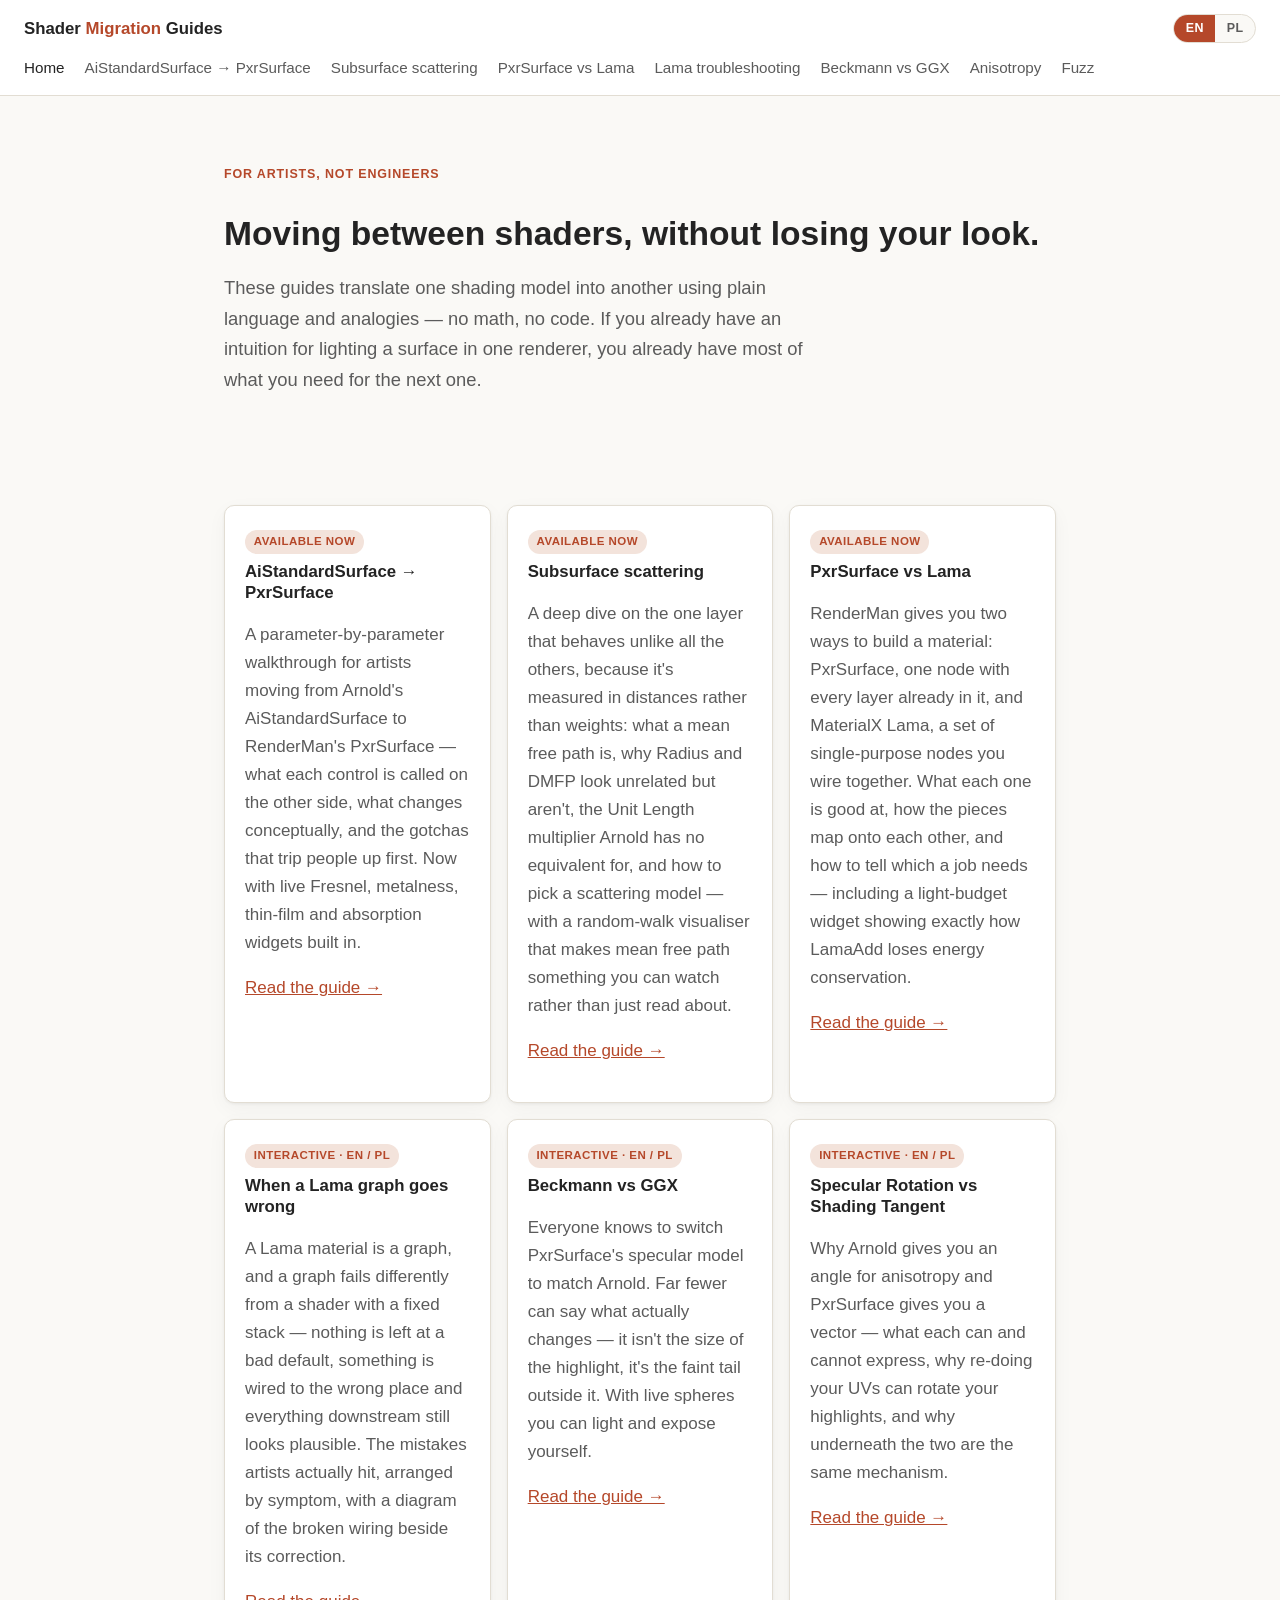
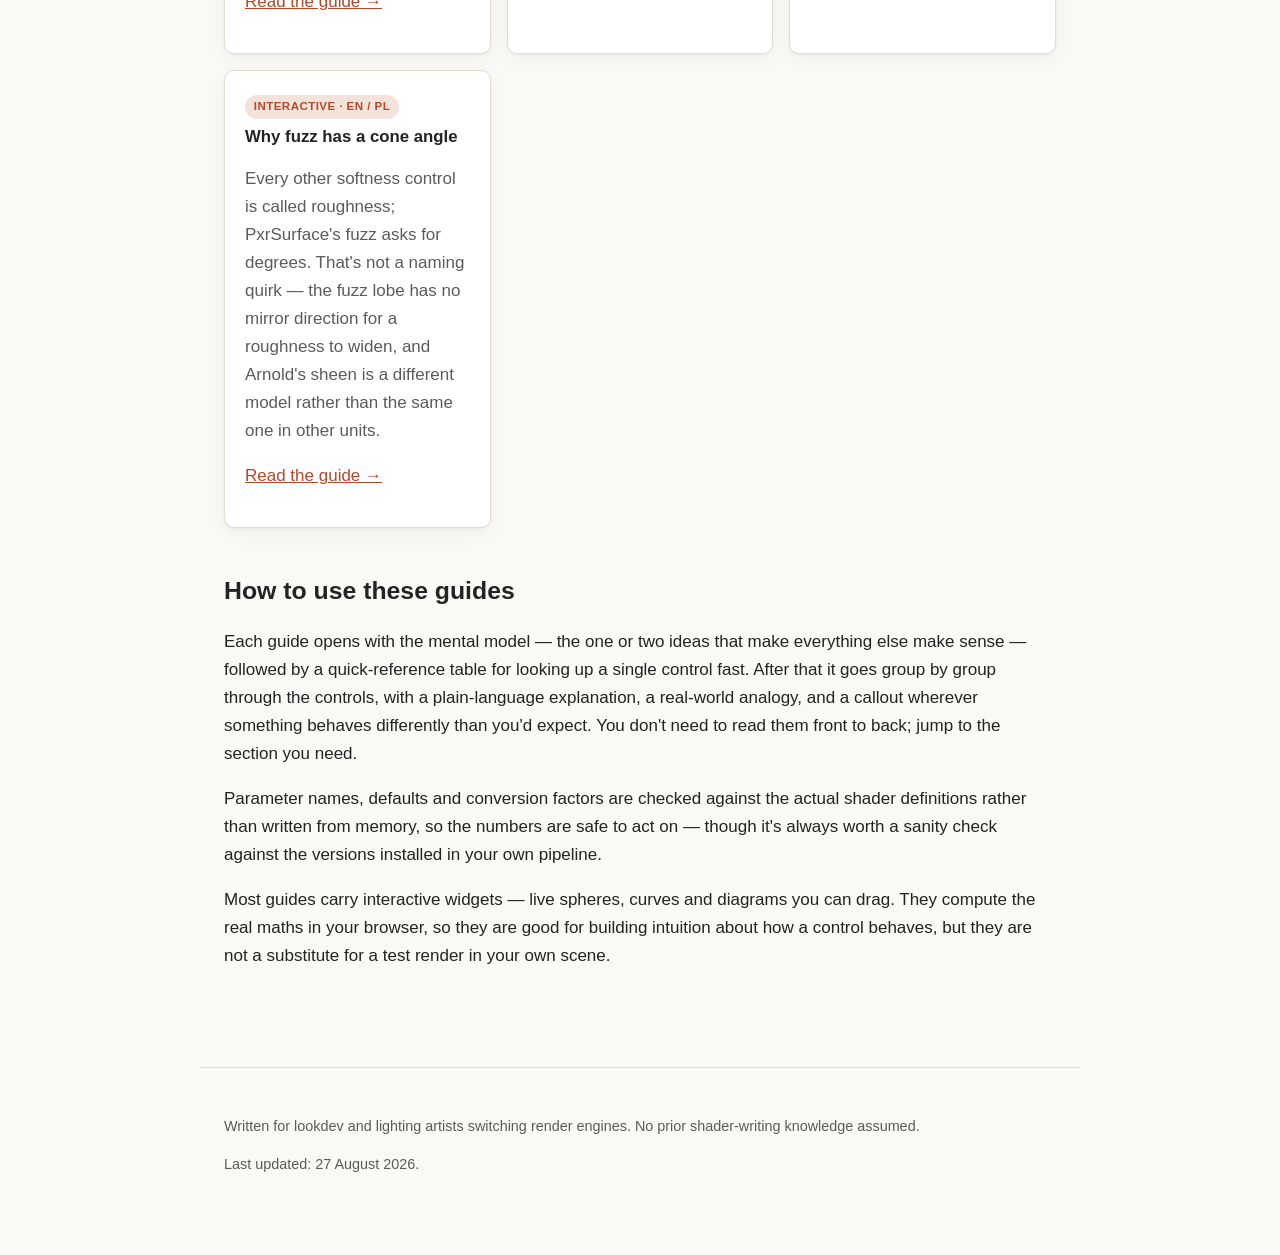
<file: index.html>
<!DOCTYPE html>
<html lang="en" data-lang="en">
<head>
<meta charset="UTF-8">
<meta name="viewport" content="width=device-width, initial-scale=1.0">
<title data-title-pl="Przewodniki migracji shaderów">Shader Migration Guides</title>
<meta name="description" content="Plain-language guides for artists moving between shading models: AiStandardSurface to PxrSurface, and more.">
<link rel="stylesheet" href="assets/css/style.css">
<script>
/* Set the language before first paint so a Polish reader never sees a flash
   of English. i18n.js repeats this once modules load. */
(function () {
  var d = document.documentElement, l = null;
  try { l = new URLSearchParams(location.search).get('lang') || localStorage.getItem('rmg-lang'); } catch (e) {}
  if (l !== 'en' && l !== 'pl') l = (navigator.language || '').toLowerCase().indexOf('pl') === 0 ? 'pl' : 'en';
  d.setAttribute('data-lang', l); d.lang = l; d.classList.add('js');
})();
</script>
</head>
<body>

<nav class="topnav topnav--i18n">
  <a class="topnav__brand" href="index.html">Shader <span>Migration</span> Guides</a>
  <div class="topnav__links">
    <a href="index.html" class="active">Home</a>
    <a href="guide.html">AiStandardSurface → PxrSurface</a>
    <a href="sss.html">Subsurface scattering</a>
    <a href="lama.html">PxrSurface vs Lama</a>
    <a href="lama-debug.html">Lama troubleshooting</a>
    <a href="spec.html">Beckmann vs GGX</a>
    <a href="aniso.html">Anisotropy</a>
    <a href="fuzz.html">Fuzz</a>
  </div>
  <div class="lang-switch" role="group" aria-label="Language / Język">
    <button type="button" data-set-lang="en" class="is-active" aria-pressed="true">EN</button>
    <button type="button" data-set-lang="pl" aria-pressed="false">PL</button>
  </div>
</nav>

<header class="hero">
  <p class="section-kicker"><span lang="en">For artists, not engineers</span><span lang="pl">Dla artystów, nie inżynierów</span></p>
  <h1><span lang="en">Moving between shaders, without losing your look.</span><span lang="pl">Zmiana shadera bez utraty looku.</span></h1>
  <p class="lead" lang="en">
    These guides translate one shading model into another using plain language and
    analogies — no math, no code. If you already have an intuition for lighting a
    surface in one renderer, you already have most of what you need for the next one.
  </p>
  <p class="lead" lang="pl">
    Te przewodniki tłumaczą jeden model shadingu na drugi prostym językiem i za
    pomocą analogii — bez matematyki, bez kodu. Jeśli masz już wyczucie oświetlania
    powierzchni w jednym rendererze, masz już większość tego, czego potrzebujesz do
    następnego.
  </p>
</header>

<main class="page">
  <div class="card-grid">
    <div class="card">
      <span class="badge"><span lang="en">Available now</span><span lang="pl">Dostępne teraz</span></span>
      <h3>AiStandardSurface → PxrSurface</h3>
      <p class="muted" lang="en">
        A parameter-by-parameter walkthrough for artists moving from Arnold's
        AiStandardSurface to RenderMan's PxrSurface — what each control is
        called on the other side, what changes conceptually, and the
        gotchas that trip people up first. Now with live Fresnel, metalness,
        thin-film and absorption widgets built in.
      </p>
      <p class="muted" lang="pl">
        Przewodnik parametr po parametrze dla artystów przechodzących z
        AiStandardSurface Arnolda na PxrSurface RenderMana — jak nazywa się dana
        kontrolka po drugiej stronie, co zmienia się koncepcyjnie, i pułapki, w
        które ludzie wpadają najpierw. Teraz z żywymi widgetami Fresnela,
        metaliczności, cienkiej warstwy i absorpcji.
      </p>
      <p><a href="guide.html"><span lang="en">Read the guide →</span><span lang="pl">Przeczytaj przewodnik →</span></a></p>
    </div>

    <div class="card">
      <span class="badge"><span lang="en">Available now</span><span lang="pl">Dostępne teraz</span></span>
      <h3><span lang="en">Subsurface scattering</span><span lang="pl">Subsurface scattering</span></h3>
      <p class="muted" lang="en">
        A deep dive on the one layer that behaves unlike all the others,
        because it's measured in distances rather than weights: what a mean
        free path is, why Radius and DMFP look unrelated but aren't, the Unit
        Length multiplier Arnold has no equivalent for, and how to pick a
        scattering model — with a random-walk visualiser that makes mean free
        path something you can watch rather than just read about.
      </p>
      <p class="muted" lang="pl">
        Dogłębna analiza jedynej warstwy, która zachowuje się inaczej niż
        wszystkie pozostałe, bo mierzy się ją w odległościach, a nie wagach:
        czym jest mean free path (średnia droga swobodna), dlaczego Radius i
        DMFP wyglądają na niepowiązane, choć nie są, mnożnik Unit Length, dla
        którego Arnold nie ma odpowiednika, i jak wybrać model rozpraszania —
        z wizualizacją błądzenia losowego, dzięki której mean free path można
        zobaczyć, a nie tylko o niej przeczytać.
      </p>
      <p><a href="sss.html"><span lang="en">Read the guide →</span><span lang="pl">Przeczytaj przewodnik →</span></a></p>
    </div>

    <div class="card">
      <span class="badge"><span lang="en">Available now</span><span lang="pl">Dostępne teraz</span></span>
      <h3>PxrSurface vs Lama</h3>
      <p class="muted" lang="en">
        RenderMan gives you two ways to build a material: PxrSurface, one node
        with every layer already in it, and MaterialX Lama, a set of
        single-purpose nodes you wire together. What each one is good at, how
        the pieces map onto each other, and how to tell which a job needs —
        including a light-budget widget showing exactly how LamaAdd loses
        energy conservation.
      </p>
      <p class="muted" lang="pl">
        RenderMan daje dwa sposoby budowania materiału: PxrSurface, jeden węzeł
        z każdą warstwą już w środku, i MaterialX Lama, zestaw
        jednofunkcyjnych węzłów, które łączysz sam. W czym każdy z nich jest
        dobry, jak elementy mapują się na siebie nawzajem i jak rozpoznać,
        czego wymaga dane zadanie — łącznie z widgetem budżetu światła
        pokazującym dokładnie, jak LamaAdd traci zachowanie energii.
      </p>
      <p><a href="lama.html"><span lang="en">Read the guide →</span><span lang="pl">Przeczytaj przewodnik →</span></a></p>
    </div>

    <div class="card">
      <span class="badge">Interactive · EN / PL</span>
      <h3><span lang="en">When a Lama graph goes wrong</span><span lang="pl">Kiedy graf Lamy idzie źle</span></h3>
      <p class="muted" lang="en">
        A Lama material is a graph, and a graph fails differently from a shader
        with a fixed stack — nothing is left at a bad default, something is
        wired to the wrong place and everything downstream still looks
        plausible. The mistakes artists actually hit, arranged by symptom,
        with a diagram of the broken wiring beside its correction.
      </p>
      <p class="muted" lang="pl">
        Materiał Lama to graf, a graf psuje się inaczej niż shader ze stałym
        stosem — nic nie zostaje na złym domyślnym ustawieniu, coś jest
        podłączone w złe miejsce, a wszystko poniżej wciąż wygląda
        wiarygodnie. Błędy, które artyści naprawdę popełniają, ułożone według
        objawu, z diagramem błędnego połączenia obok jego poprawki.
      </p>
      <p><a href="lama-debug.html"><span lang="en">Read the guide →</span><span lang="pl">Przeczytaj przewodnik →</span></a></p>
    </div>

    <div class="card">
      <span class="badge">Interactive · EN / PL</span>
      <h3>Beckmann vs GGX</h3>
      <p class="muted" lang="en">
        Everyone knows to switch PxrSurface's specular model to match Arnold.
        Far fewer can say what actually changes — it isn't the size of the
        highlight, it's the faint tail outside it. With live spheres you can
        light and expose yourself.
      </p>
      <p class="muted" lang="pl">
        Każdy wie, że trzeba przełączyć model odbicia PxrSurface, by dopasować
        go do Arnolda. Znacznie mniej osób potrafi powiedzieć, co się właściwie
        zmienia — nie chodzi o wielkość rozbłysku, tylko o słaby ogon poza nim.
        Dzięki żywym kulom możesz sam ustawić światło i ekspozycję.
      </p>
      <p><a href="spec.html"><span lang="en">Read the guide →</span><span lang="pl">Przeczytaj przewodnik →</span></a></p>
    </div>

    <div class="card">
      <span class="badge">Interactive · EN / PL</span>
      <h3>Specular Rotation vs Shading Tangent</h3>
      <p class="muted" lang="en">
        Why Arnold gives you an angle for anisotropy and PxrSurface gives you a
        vector — what each can and cannot express, why re-doing your UVs can
        rotate your highlights, and why underneath the two are the same
        mechanism.
      </p>
      <p class="muted" lang="pl">
        Dlaczego Arnold daje ci kąt dla anizotropii, a PxrSurface wektor — co
        każde z nich potrafi wyrazić, a co nie, dlaczego przerobienie UV
        potrafi obrócić twoje rozbłyski, i dlaczego pod spodem to ta sama
        maszyneria.
      </p>
      <p><a href="aniso.html"><span lang="en">Read the guide →</span><span lang="pl">Przeczytaj przewodnik →</span></a></p>
    </div>

    <div class="card">
      <span class="badge">Interactive · EN / PL</span>
      <h3><span lang="en">Why fuzz has a cone angle</span><span lang="pl">Dlaczego fuzz ma kąt stożka</span></h3>
      <p class="muted" lang="en">
        Every other softness control is called roughness; PxrSurface's fuzz
        asks for degrees. That's not a naming quirk — the fuzz lobe has no
        mirror direction for a roughness to widen, and Arnold's sheen is a
        different model rather than the same one in other units.
      </p>
      <p class="muted" lang="pl">
        Każda inna kontrolka miękkości nazywa się Roughness; fuzz w PxrSurface
        prosi o stopnie. To nie jest dziwactwo nazewnicze — płat fuzzu nie ma
        kierunku lustrzanego, który Roughness mogłaby rozszerzać, a sheen
        Arnolda to inny model, a nie ten sam w innych jednostkach.
      </p>
      <p><a href="fuzz.html"><span lang="en">Read the guide →</span><span lang="pl">Przeczytaj przewodnik →</span></a></p>
    </div>
  </div>

  <h2><span lang="en">How to use these guides</span><span lang="pl">Jak korzystać z tych przewodników</span></h2>
  <p lang="en">
    Each guide opens with the mental model — the one or two ideas that make
    everything else make sense — followed by a quick-reference table for
    looking up a single control fast. After that it goes group by group
    through the controls, with a plain-language explanation, a real-world
    analogy, and a callout wherever something behaves differently than you'd
    expect. You don't need to read them front to back; jump to the section you
    need.
  </p>
  <p lang="pl">
    Każdy przewodnik zaczyna się od modelu mentalnego — jednej lub dwóch idei,
    które sprawiają, że reszta ma sens — a potem idzie tabela szybkiego
    odniesienia do szybkiego wyszukania pojedynczej kontrolki. Dalej przechodzi
    grupa po grupie przez kontrolki, z wyjaśnieniem prostym językiem,
    analogią z realnego świata i dymkiem tam, gdzie coś zachowuje się inaczej,
    niż byś się spodziewał. Nie trzeba czytać ich od deski do deski — przejdź
    od razu do potrzebnej sekcji.
  </p>
  <p lang="en">
    Parameter names, defaults and conversion factors are checked against the
    actual shader definitions rather than written from memory, so the numbers
    are safe to act on — though it's always worth a sanity check against the
    versions installed in your own pipeline.
  </p>
  <p lang="pl">
    Nazwy parametrów, wartości domyślne i współczynniki konwersji są sprawdzane
    względem faktycznych definicji shaderów, a nie pisane z pamięci, więc te
    liczby są bezpieczne do użycia — choć zawsze warto je zweryfikować względem
    wersji zainstalowanych w twoim własnym pipeline.
  </p>
  <p lang="en">
    Most guides carry interactive widgets — live spheres, curves and diagrams
    you can drag. They compute the real maths in your browser, so they are good
    for building intuition about how a control behaves, but they are not a
    substitute for a test render in your own scene.
  </p>
  <p lang="pl">
    Większość przewodników zawiera interaktywne widgety — żywe kule, krzywe i
    diagramy, które można przeciągać. Liczą prawdziwą matematykę w twojej
    przeglądarce, więc dobrze budują intuicję, jak zachowuje się dana
    kontrolka, ale nie zastępują testowego renderu we własnej scenie.
  </p>
</main>

<footer>
  <p lang="en">
    Written for lookdev and lighting artists switching render engines. No prior
    shader-writing knowledge assumed.
  </p>
  <p lang="pl">
    Napisane dla artystów lookdev i światła zmieniających silnik renderujący.
    Nie zakłada wcześniejszej znajomości pisania shaderów.
  </p>
  <p class="muted"><span lang="en">Last updated: 27 August 2026.</span><span lang="pl">Ostatnia aktualizacja: 27 sierpnia 2026.</span></p>
</footer>

<script type="module" src="assets/js/i18n.js"></script>
</body>
</html>
</file>
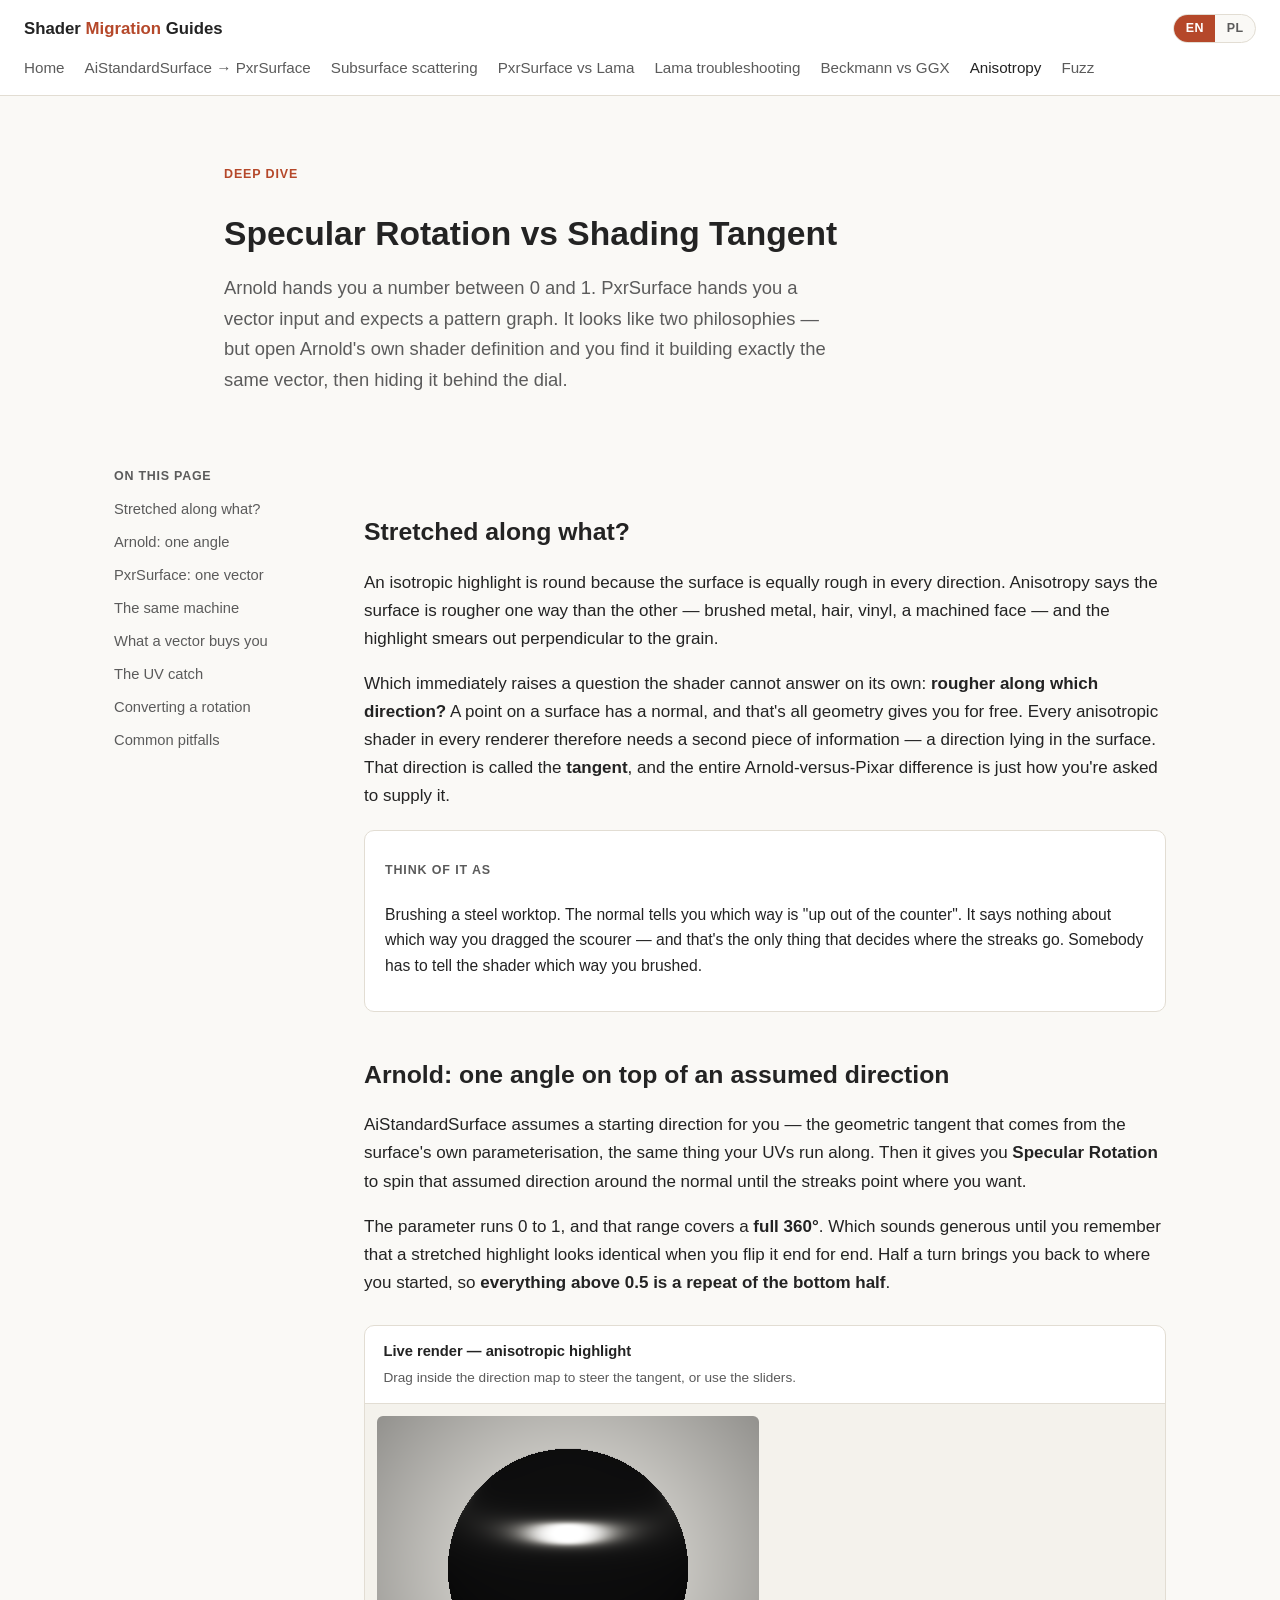
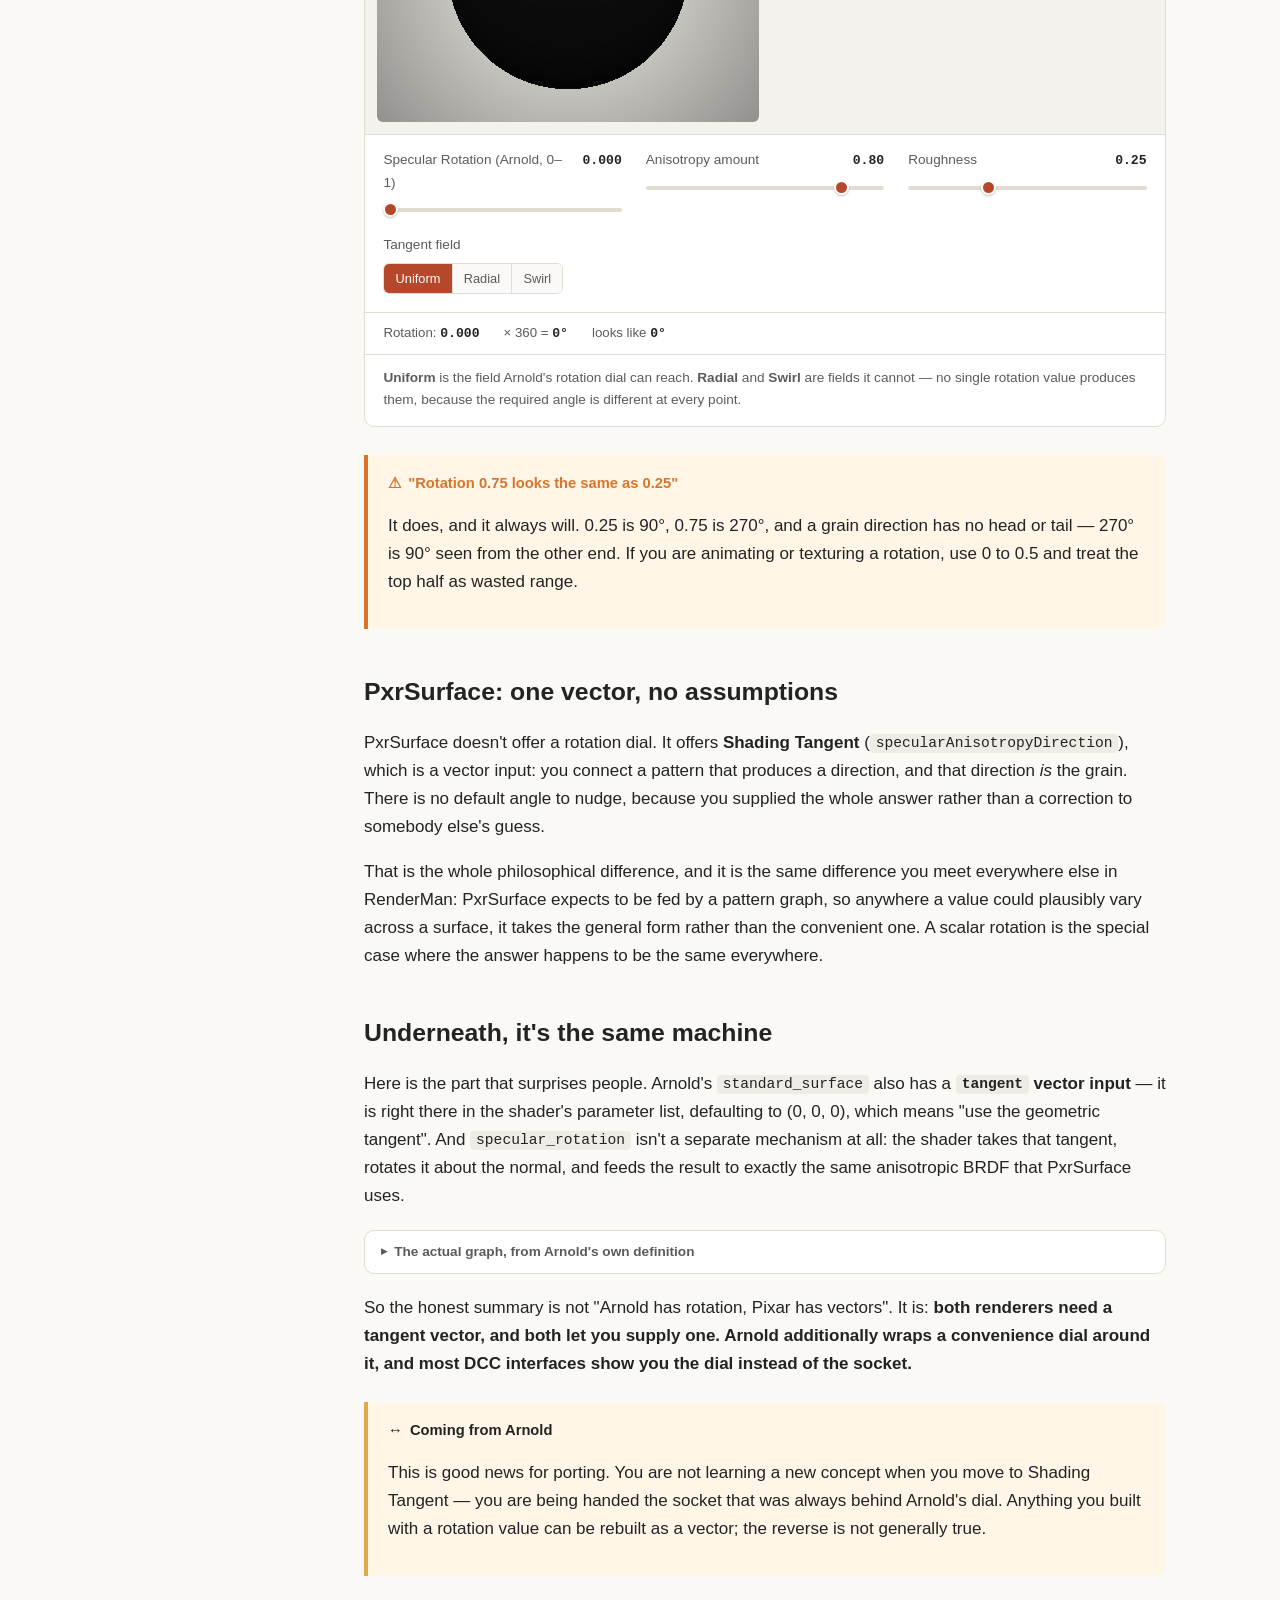
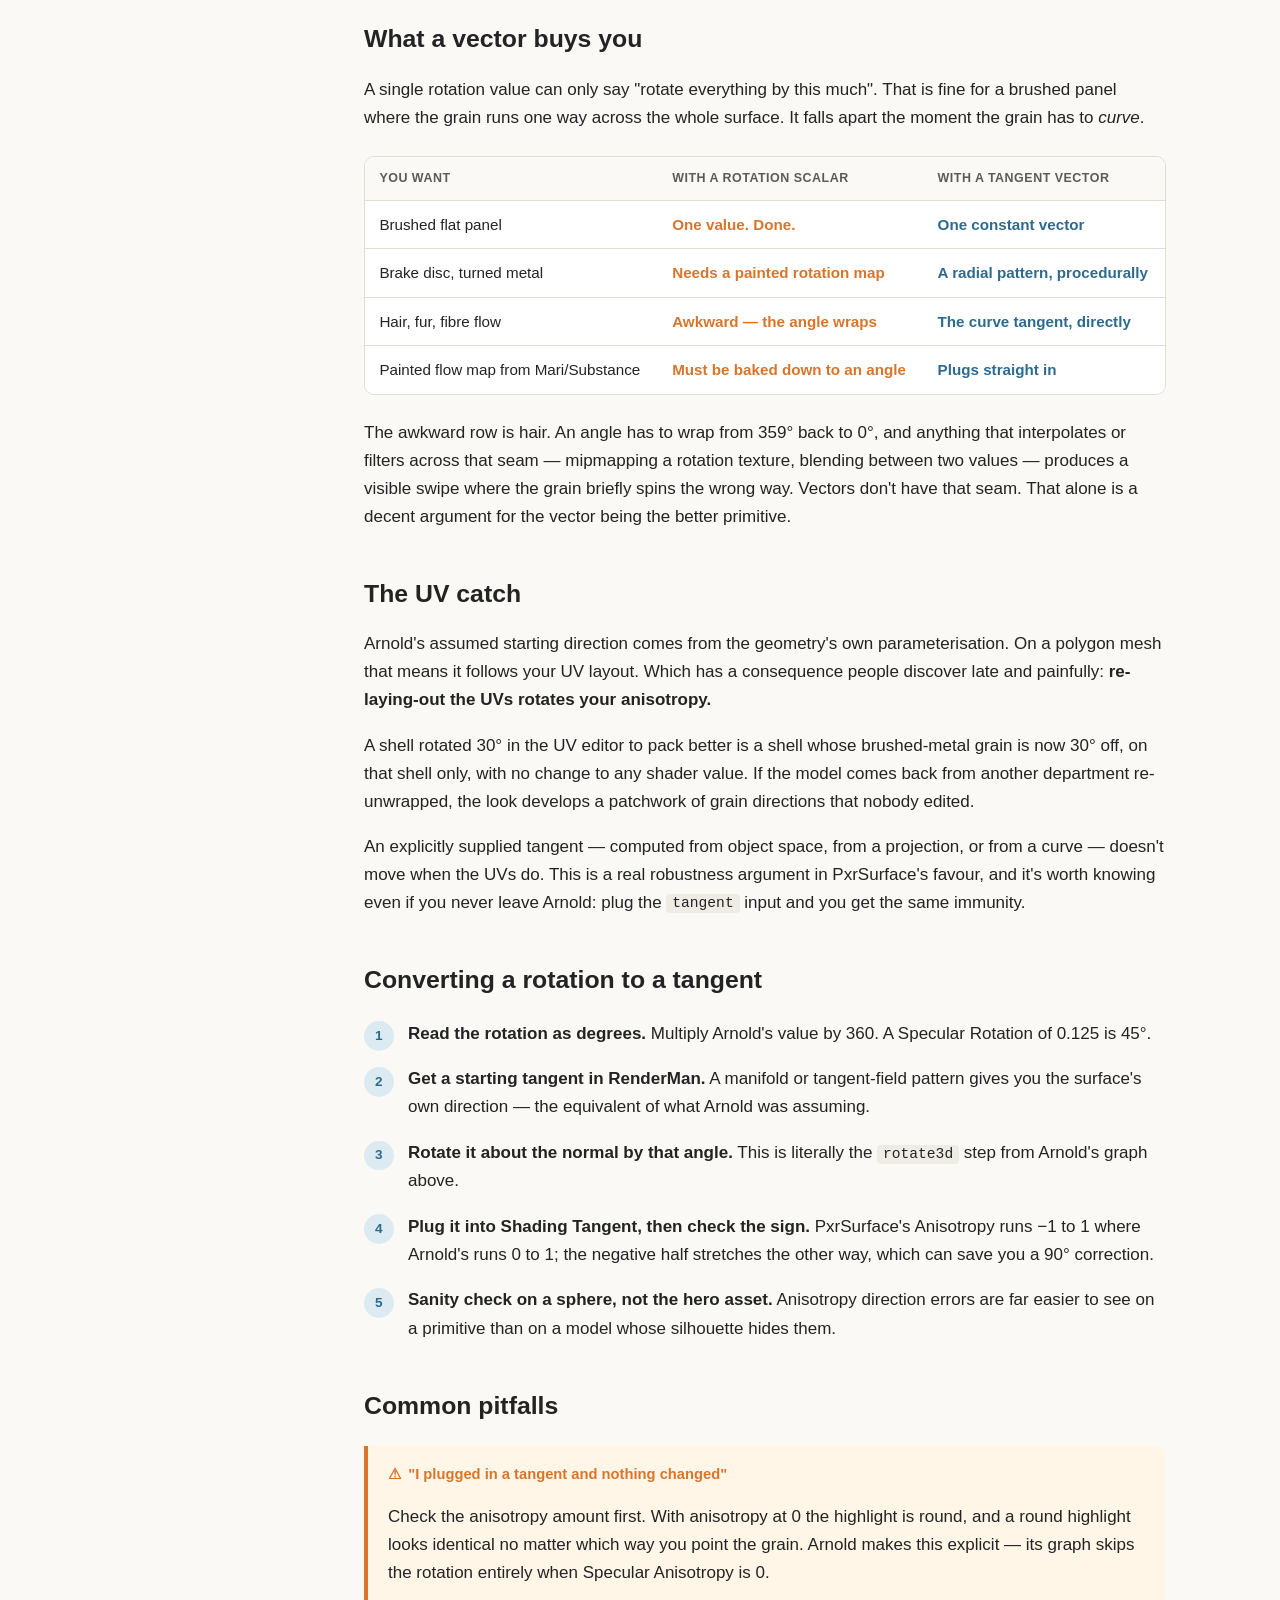
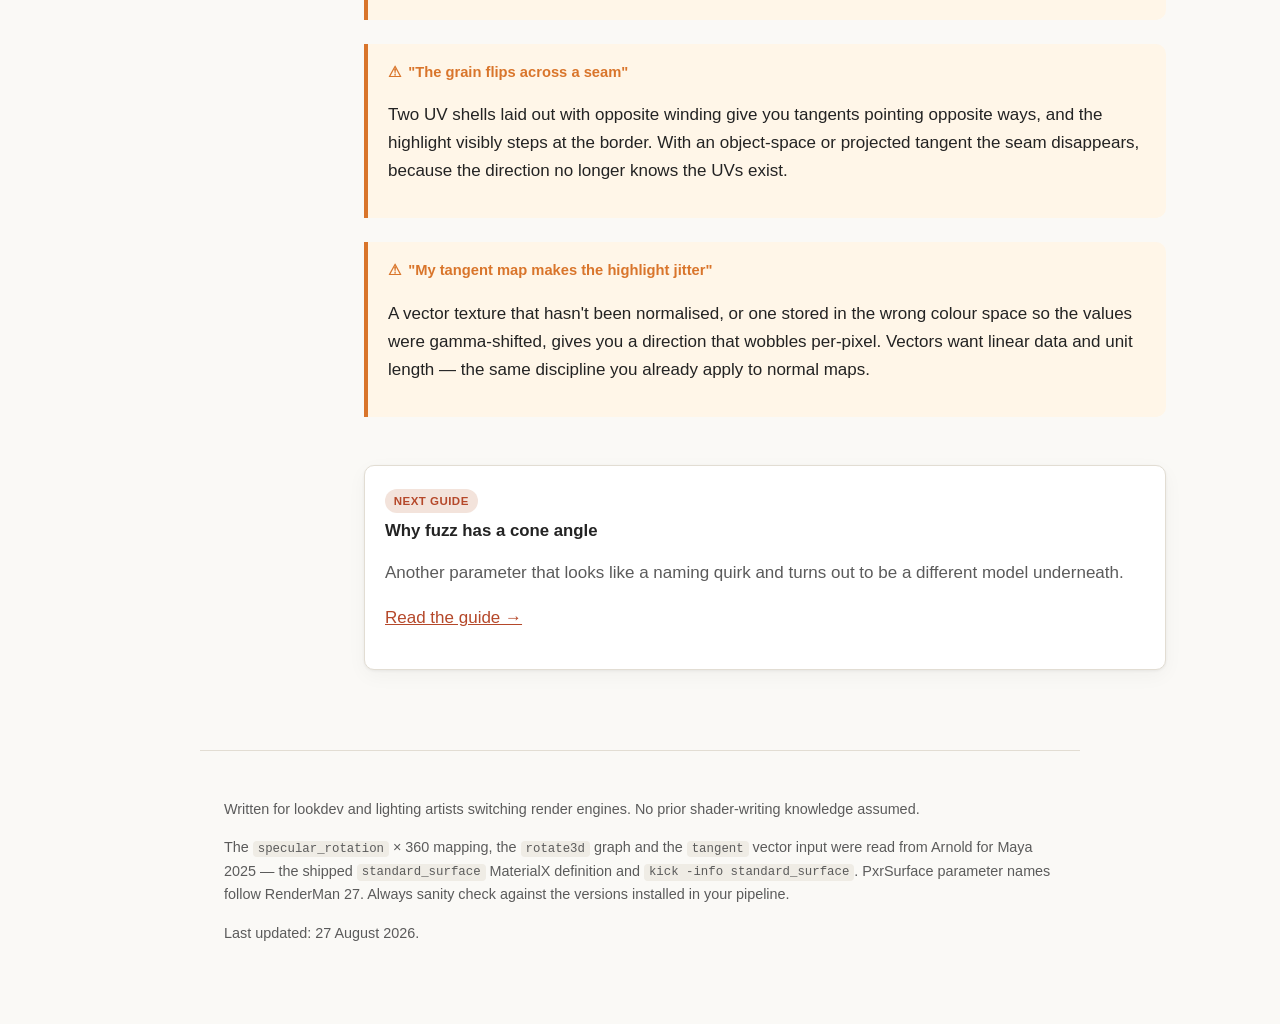
<file: aniso.html>
<!DOCTYPE html>
<html lang="en" data-lang="en">
<head>
<meta charset="UTF-8">
<meta name="viewport" content="width=device-width, initial-scale=1.0">
<title data-title-pl="Rotacja kontra styczna cieniowania">Specular Rotation vs Shading Tangent</title>
<meta name="description" content="Why Arnold gives you a Specular Rotation scalar and PxrSurface gives you a Shading Tangent vector — what each one can express, and why underneath they are the same mechanism.">
<link rel="stylesheet" href="assets/css/style.css">
<script>
(function () {
  var d = document.documentElement, l = null;
  try { l = new URLSearchParams(location.search).get('lang') || localStorage.getItem('rmg-lang'); } catch (e) {}
  if (l !== 'en' && l !== 'pl') l = (navigator.language || '').toLowerCase().indexOf('pl') === 0 ? 'pl' : 'en';
  d.setAttribute('data-lang', l); d.lang = l; d.classList.add('js');
})();
</script>
</head>
<body>

<nav class="topnav topnav--i18n">
  <a class="topnav__brand" href="index.html">Shader <span>Migration</span> Guides</a>
  <div class="topnav__links">
    <a href="index.html">Home</a>
    <a href="guide.html">AiStandardSurface → PxrSurface</a>
    <a href="sss.html">Subsurface scattering</a>
    <a href="lama.html">PxrSurface vs Lama</a>
    <a href="lama-debug.html">Lama troubleshooting</a>
    <a href="spec.html">Beckmann vs GGX</a>
    <a href="aniso.html" class="active">Anisotropy</a>
    <a href="fuzz.html">Fuzz</a>
  </div>
  <div class="lang-switch" role="group" aria-label="Language / Język">
    <button type="button" data-set-lang="en" class="is-active" aria-pressed="true">EN</button>
    <button type="button" data-set-lang="pl" aria-pressed="false">PL</button>
  </div>
</nav>

<header class="hero">
  <p class="section-kicker"><span lang="en">Deep dive</span><span lang="pl">Analiza</span></p>
  <h1><span lang="en">Specular Rotation vs Shading Tangent</span><span lang="pl">Specular Rotation kontra Shading Tangent</span></h1>
  <p class="lead" lang="en">
    Arnold hands you a number between 0 and 1. PxrSurface hands you a vector
    input and expects a pattern graph. It looks like two philosophies — but
    open Arnold's own shader definition and you find it building exactly the
    same vector, then hiding it behind the dial.
  </p>
  <p class="lead" lang="pl">
    Arnold daje ci liczbę od 0 do 1. PxrSurface daje wejście wektorowe
    i oczekuje grafu patternów. Wygląda to na dwie filozofie — ale otwórz
    definicję shadera Arnolda, a zobaczysz, że buduje dokładnie ten sam wektor,
    tylko chowa go za pokrętłem.
  </p>
</header>

<div class="guide-layout">
  <aside class="toc">
    <h2><span lang="en">On this page</span><span lang="pl">Na tej stronie</span></h2>
    <ol>
      <li><a href="#needs-a-direction"><span lang="en">Stretched along what?</span><span lang="pl">Rozciągnięty wzdłuż czego?</span></a></li>
      <li><a href="#arnold-way"><span lang="en">Arnold: one angle</span><span lang="pl">Arnold: jeden kąt</span></a></li>
      <li><a href="#pxr-way"><span lang="en">PxrSurface: one vector</span><span lang="pl">PxrSurface: jeden wektor</span></a></li>
      <li><a href="#same-machine"><span lang="en">The same machine</span><span lang="pl">Ta sama maszyneria</span></a></li>
      <li><a href="#what-a-vector-buys"><span lang="en">What a vector buys you</span><span lang="pl">Co daje wektor</span></a></li>
      <li><a href="#uv-dependence"><span lang="en">The UV catch</span><span lang="pl">Haczyk z UV</span></a></li>
      <li><a href="#converting"><span lang="en">Converting a rotation</span><span lang="pl">Przenoszenie rotacji</span></a></li>
      <li><a href="#pitfalls"><span lang="en">Common pitfalls</span><span lang="pl">Typowe pułapki</span></a></li>
    </ol>
  </aside>

  <main class="guide-content">

    <section id="needs-a-direction">
      <h2><span lang="en">Stretched along what?</span><span lang="pl">Rozciągnięty wzdłuż czego?</span></h2>

      <p lang="en">
        An isotropic highlight is round because the surface is equally rough in
        every direction. Anisotropy says the surface is rougher one way than
        the other — brushed metal, hair, vinyl, a machined face — and the
        highlight smears out perpendicular to the grain.
      </p>
      <p lang="pl">
        Rozbłysk izotropowy jest okrągły, bo powierzchnia jest tak samo
        chropowata w każdym kierunku. Anizotropia mówi, że powierzchnia jest
        bardziej chropowata w jedną stronę niż w drugą — szczotkowany metal,
        włosy, winyl, toczona powierzchnia — a rozbłysk rozmazuje się
        prostopadle do słojów.
      </p>

      <p lang="en">
        Which immediately raises a question the shader cannot answer on its
        own: <strong>rougher along which direction?</strong> A point on a
        surface has a normal, and that's all geometry gives you for free. Every
        anisotropic shader in every renderer therefore needs a second piece of
        information — a direction lying in the surface. That direction is
        called the <strong>tangent</strong>, and the entire Arnold-versus-Pixar
        difference is just how you're asked to supply it.
      </p>
      <p lang="pl">
        Co natychmiast rodzi pytanie, na które shader nie odpowie sam:
        <strong>bardziej chropowata wzdłuż którego kierunku?</strong> Punkt na
        powierzchni ma normalną i to wszystko, co geometria daje za darmo. Każdy
        anizotropowy shader w każdym rendererze potrzebuje więc drugiej
        informacji — kierunku leżącego w powierzchni. Ten kierunek nazywa się
        <strong>styczną</strong> (tangent), a cała różnica między Arnoldem
        a Pixarem sprowadza się do tego, jak masz go podać.
      </p>

      <div class="analogy">
        <p class="section-kicker"><span lang="en">Think of it as</span><span lang="pl">Pomyśl o tym tak</span></p>
        <p lang="en">
          Brushing a steel worktop. The normal tells you which way is "up out
          of the counter". It says nothing about which way you dragged the
          scourer — and that's the only thing that decides where the streaks
          go. Somebody has to tell the shader which way you brushed.
        </p>
        <p lang="pl">
          Szczotkowanie stalowego blatu. Normalna mówi, gdzie jest „w górę od
          blatu”. Nie mówi nic o tym, w którą stronę ciągnąłeś zmywak — a to
          jedyna rzecz decydująca, gdzie pójdą smugi. Ktoś musi powiedzieć
          shaderowi, w którą stronę szczotkowałeś.
        </p>
      </div>
    </section>

    <section id="arnold-way">
      <h2><span lang="en">Arnold: one angle on top of an assumed direction</span><span lang="pl">Arnold: jeden kąt na założonym kierunku</span></h2>

      <p lang="en">
        AiStandardSurface assumes a starting direction for you — the geometric
        tangent that comes from the surface's own parameterisation, the same
        thing your UVs run along. Then it gives you
        <strong>Specular Rotation</strong> to spin that assumed direction
        around the normal until the streaks point where you want.
      </p>
      <p lang="pl">
        AiStandardSurface zakłada za ciebie kierunek startowy — styczną
        geometryczną wynikającą z parametryzacji powierzchni, czyli to samo,
        wzdłuż czego biegną twoje UV. Potem daje ci
        <strong>Specular Rotation</strong>, żeby obrócić ten założony kierunek
        wokół normalnej, aż smugi pójdą tam, gdzie chcesz.
      </p>

      <p lang="en">
        The parameter runs 0 to 1, and that range covers a
        <strong>full 360°</strong>. Which sounds generous until you remember
        that a stretched highlight looks identical when you flip it end for
        end. Half a turn brings you back to where you started, so
        <strong>everything above 0.5 is a repeat of the bottom half</strong>.
      </p>
      <p lang="pl">
        Parametr biegnie od 0 do 1, a ten zakres pokrywa
        <strong>pełne 360°</strong>. Brzmi hojnie, dopóki nie przypomnisz sobie,
        że rozciągnięty rozbłysk wygląda identycznie po obróceniu go o pół
        obrotu. Połowa obrotu wraca do punktu wyjścia, więc
        <strong>wszystko powyżej 0.5 jest powtórką dolnej połowy</strong>.
      </p>

      <div class="viz">
        <div class="viz__head">
          <p class="viz__title"><span lang="en">Live render — anisotropic highlight</span><span lang="pl">Render na żywo — rozbłysk anizotropowy</span></p>
          <p class="viz__sub"><span lang="en">Drag inside the direction map to steer the tangent, or use the sliders.</span><span lang="pl">Przeciągnij po mapie kierunku, aby obrócić styczną, albo użyj suwaków.</span></p>
        </div>
        <div class="viz__stage viz__stage--split">
          <canvas id="aniso-ball" data-ratio="0.8"></canvas>
          <canvas id="aniso-field" data-ratio="0.8"></canvas>
        </div>
        <div class="viz__controls" id="aniso-ctl">
          <div class="ctl">
            <label class="ctl__label" for="anRot">
              <span><span lang="en">Specular Rotation (Arnold, 0–1)</span><span lang="pl">Specular Rotation (Arnold, 0–1)</span></span>
              <span class="ctl__value" data-value-for="anRot"></span>
            </label>
            <input type="range" id="anRot" min="0" max="1" step="0.005" value="0" data-fmt="3">
          </div>
          <div class="ctl">
            <label class="ctl__label" for="anAmount">
              <span><span lang="en">Anisotropy amount</span><span lang="pl">Siła anizotropii</span></span>
              <span class="ctl__value" data-value-for="anAmount"></span>
            </label>
            <input type="range" id="anAmount" min="0" max="0.95" step="0.01" value="0.8" data-fmt="2">
          </div>
          <div class="ctl">
            <label class="ctl__label" for="anRough">
              <span><span lang="en">Roughness</span><span lang="pl">Chropowatość</span></span>
              <span class="ctl__value" data-value-for="anRough"></span>
            </label>
            <input type="range" id="anRough" min="0.08" max="0.6" step="0.01" value="0.25" data-fmt="2">
          </div>
          <div class="ctl ctl--seg">
            <div class="ctl__label"><span><span lang="en">Tangent field</span><span lang="pl">Pole stycznych</span></span></div>
            <div class="seg" id="anField" data-value="uniform">
              <button type="button" data-val="uniform" class="is-active"><span lang="en">Uniform</span><span lang="pl">Jednorodne</span></button>
              <button type="button" data-val="radial"><span lang="en">Radial</span><span lang="pl">Promieniste</span></button>
              <button type="button" data-val="swirl"><span lang="en">Swirl</span><span lang="pl">Wirowe</span></button>
            </div>
          </div>
        </div>
        <div class="readout" id="aniso-readout"></div>
        <div class="viz__note">
          <p lang="en">
            <strong>Uniform</strong> is the field Arnold's rotation dial can
            reach. <strong>Radial</strong> and <strong>Swirl</strong> are fields
            it cannot — no single rotation value produces them, because the
            required angle is different at every point.
          </p>
          <p lang="pl">
            <strong>Jednorodne</strong> to pole, do którego pokrętło rotacji
            Arnolda potrafi dojść. <strong>Promieniste</strong> i
            <strong>wirowe</strong> to pola, do których nie potrafi — żadna
            pojedyncza wartość rotacji ich nie da, bo wymagany kąt jest inny
            w każdym punkcie.
          </p>
        </div>
      </div>

      <div class="callout callout--pitfall">
        <div class="callout__title">⚠ <span lang="en">"Rotation 0.75 looks the same as 0.25"</span><span lang="pl">„Rotacja 0.75 wygląda tak samo jak 0.25”</span></div>
        <p lang="en">
          It does, and it always will. 0.25 is 90°, 0.75 is 270°, and a grain
          direction has no head or tail — 270° is 90° seen from the other end.
          If you are animating or texturing a rotation, use 0 to 0.5 and treat
          the top half as wasted range.
        </p>
        <p lang="pl">
          I zawsze będzie. 0.25 to 90°, 0.75 to 270°, a kierunek słojów nie ma
          początku ani końca — 270° to 90° widziane z drugiej strony. Jeśli
          animujesz lub teksturujesz rotację, używaj 0 do 0.5 i traktuj górną
          połowę jako zmarnowany zakres.
        </p>
      </div>
    </section>

    <section id="pxr-way">
      <h2><span lang="en">PxrSurface: one vector, no assumptions</span><span lang="pl">PxrSurface: jeden wektor, bez założeń</span></h2>

      <p lang="en">
        PxrSurface doesn't offer a rotation dial. It offers
        <strong>Shading Tangent</strong> (<code>specularAnisotropyDirection</code>),
        which is a vector input: you connect a pattern that produces a
        direction, and that direction <em>is</em> the grain. There is no default
        angle to nudge, because you supplied the whole answer rather than a
        correction to somebody else's guess.
      </p>
      <p lang="pl">
        PxrSurface nie oferuje pokrętła rotacji. Oferuje
        <strong>Shading Tangent</strong> (<code>specularAnisotropyDirection</code>),
        czyli wejście wektorowe: podłączasz pattern produkujący kierunek i ten
        kierunek <em>jest</em> słojem. Nie ma domyślnego kąta do poprawienia, bo
        podałeś całą odpowiedź, a nie korektę do cudzego założenia.
      </p>

      <p lang="en">
        That is the whole philosophical difference, and it is the same
        difference you meet everywhere else in RenderMan: PxrSurface expects to
        be fed by a pattern graph, so anywhere a value could plausibly vary
        across a surface, it takes the general form rather than the convenient
        one. A scalar rotation is the special case where the answer happens to
        be the same everywhere.
      </p>
      <p lang="pl">
        To cała różnica filozoficzna i ta sama, którą spotykasz wszędzie indziej
        w RenderManie: PxrSurface zakłada, że karmi go graf patternów, więc
        wszędzie tam, gdzie wartość mogłaby sensownie zmieniać się po
        powierzchni, przyjmuje postać ogólną, a nie wygodną. Skalarna rotacja
        to przypadek szczególny, w którym odpowiedź akurat wszędzie jest taka
        sama.
      </p>
    </section>

    <section id="same-machine">
      <h2><span lang="en">Underneath, it's the same machine</span><span lang="pl">Pod spodem to ta sama maszyneria</span></h2>

      <p lang="en">
        Here is the part that surprises people. Arnold's
        <code>standard_surface</code> also has a
        <strong><code>tangent</code> vector input</strong> — it is right there
        in the shader's parameter list, defaulting to (0, 0, 0), which means
        "use the geometric tangent". And <code>specular_rotation</code> isn't a
        separate mechanism at all: the shader takes that tangent, rotates it
        about the normal, and feeds the result to exactly the same anisotropic
        BRDF that PxrSurface uses.
      </p>
      <p lang="pl">
        Oto część, która ludzi zaskakuje. <code>standard_surface</code>
        Arnolda też ma <strong>wejście wektorowe <code>tangent</code></strong> —
        jest wprost na liście parametrów shadera, domyślnie (0, 0, 0), co
        znaczy „użyj styczne geometrycznej”. A <code>specular_rotation</code>
        wcale nie jest osobnym mechanizmem: shader bierze tę styczną, obraca ją
        wokół normalnej i podaje wynik dokładnie temu samemu anizotropowemu
        BRDF, którego używa PxrSurface.
      </p>

      <details class="math">
        <summary><span lang="en">The actual graph, from Arnold's own definition</span><span lang="pl">Prawdziwy graf, z definicji Arnolda</span></summary>
        <div class="formula">tangent_rotate_degree = specular_rotation × 360

tangent_rotate       = rotate3d( in     = tangent,
                                 amount = tangent_rotate_degree,
                                 axis   = normal )

main_tangent         = ifgreater( specular_anisotropy &gt; 0 )
                         ? normalize( tangent_rotate )
                         : tangent</div>
        <p class="formula-where" lang="en">
          Taken from the <code>standard_surface</code> MaterialX node definition
          shipped with Arnold for Maya 2025. The equivalent PxrSurface setup is
          the middle line on its own: build the vector, plug it into Shading
          Tangent. Note also the last line — when
          <strong>Specular Anisotropy is 0, the rotation is bypassed
          entirely</strong>.
        </p>
        <p class="formula-where" lang="pl">
          Zaczerpnięte z definicji węzła MaterialX <code>standard_surface</code>
          dostarczanej z Arnoldem dla Maya 2025. Odpowiednik w PxrSurface to
          sama środkowa linia: zbuduj wektor, podłącz go do Shading Tangent.
          Zwróć też uwagę na ostatnią linię — gdy
          <strong>Specular Anisotropy wynosi 0, rotacja jest całkowicie
          pomijana</strong>.
        </p>
      </details>

      <p lang="en">
        So the honest summary is not "Arnold has rotation, Pixar has vectors".
        It is: <strong>both renderers need a tangent vector, and both let you
        supply one. Arnold additionally wraps a convenience dial around it,
        and most DCC interfaces show you the dial instead of the socket.</strong>
      </p>
      <p lang="pl">
        Uczciwe podsumowanie nie brzmi więc „Arnold ma rotację, Pixar wektory”.
        Brzmi: <strong>oba renderery potrzebują wektora stycznej i oba pozwalają
        go podać. Arnold dodatkowo owija to pokrętłem dla wygody, a większość
        interfejsów DCC pokazuje ci pokrętło zamiast gniazda.</strong>
      </p>

      <div class="callout">
        <div class="callout__title">↔ <span lang="en">Coming from Arnold</span><span lang="pl">Przesiadka z Arnolda</span></div>
        <p lang="en">
          This is good news for porting. You are not learning a new concept
          when you move to Shading Tangent — you are being handed the socket
          that was always behind Arnold's dial. Anything you built with a
          rotation value can be rebuilt as a vector; the reverse is not
          generally true.
        </p>
        <p lang="pl">
          To dobra wiadomość przy przenoszeniu. Przechodząc na Shading Tangent
          nie uczysz się nowego pojęcia — dostajesz gniazdo, które zawsze było
          za pokrętłem Arnolda. Wszystko, co zbudowałeś wartością rotacji, da
          się odtworzyć wektorem; w drugą stronę zwykle nie.
        </p>
      </div>
    </section>

    <section id="what-a-vector-buys">
      <h2><span lang="en">What a vector buys you</span><span lang="pl">Co daje wektor</span></h2>

      <p lang="en">
        A single rotation value can only say "rotate everything by this much".
        That is fine for a brushed panel where the grain runs one way across
        the whole surface. It falls apart the moment the grain has to
        <em>curve</em>.
      </p>
      <p lang="pl">
        Pojedyncza wartość rotacji może powiedzieć tylko „obróć wszystko o tyle”.
        To wystarcza przy szczotkowanym panelu, gdzie słoje biegną w jedną
        stronę po całej powierzchni. Rozsypuje się w chwili, gdy słoje muszą
        się <em>zakrzywić</em>.
      </p>

      <div class="table-scroll">
        <table>
          <thead>
            <tr>
              <th><span lang="en">You want</span><span lang="pl">Chcesz</span></th>
              <th><span lang="en">With a rotation scalar</span><span lang="pl">Skalarem rotacji</span></th>
              <th><span lang="en">With a tangent vector</span><span lang="pl">Wektorem stycznej</span></th>
            </tr>
          </thead>
          <tbody>
            <tr>
              <td><span lang="en">Brushed flat panel</span><span lang="pl">Szczotkowany płaski panel</span></td>
              <td class="col-arnold"><span lang="en">One value. Done.</span><span lang="pl">Jedna wartość. Gotowe.</span></td>
              <td class="col-pxr"><span lang="en">One constant vector</span><span lang="pl">Jeden stały wektor</span></td>
            </tr>
            <tr>
              <td><span lang="en">Brake disc, turned metal</span><span lang="pl">Tarcza hamulcowa, toczony metal</span></td>
              <td class="col-arnold"><span lang="en">Needs a painted rotation map</span><span lang="pl">Wymaga malowanej mapy rotacji</span></td>
              <td class="col-pxr"><span lang="en">A radial pattern, procedurally</span><span lang="pl">Pattern promienisty, proceduralnie</span></td>
            </tr>
            <tr>
              <td><span lang="en">Hair, fur, fibre flow</span><span lang="pl">Włosy, futro, przepływ włókien</span></td>
              <td class="col-arnold"><span lang="en">Awkward — the angle wraps</span><span lang="pl">Niewygodnie — kąt się zawija</span></td>
              <td class="col-pxr"><span lang="en">The curve tangent, directly</span><span lang="pl">Styczna krzywej, wprost</span></td>
            </tr>
            <tr>
              <td><span lang="en">Painted flow map from Mari/Substance</span><span lang="pl">Malowana mapa przepływu z Mari/Substance</span></td>
              <td class="col-arnold"><span lang="en">Must be baked down to an angle</span><span lang="pl">Trzeba zapiec do kąta</span></td>
              <td class="col-pxr"><span lang="en">Plugs straight in</span><span lang="pl">Podłącza się wprost</span></td>
            </tr>
          </tbody>
        </table>
      </div>

      <p lang="en">
        The awkward row is hair. An angle has to wrap from 359° back to 0°, and
        anything that interpolates or filters across that seam — mipmapping a
        rotation texture, blending between two values — produces a visible
        swipe where the grain briefly spins the wrong way. Vectors don't have
        that seam. That alone is a decent argument for the vector being the
        better primitive.
      </p>
      <p lang="pl">
        Niewygodny wiersz to włosy. Kąt musi zawinąć się z 359° z powrotem do
        0°, a wszystko, co interpoluje lub filtruje przez ten szew —
        mipmapowanie tekstury rotacji, blendowanie dwóch wartości — daje
        widoczne przetarcie, gdzie słoje na moment kręcą się w złą stronę.
        Wektory nie mają takiego szwu. Już samo to jest niezłym argumentem za
        tym, że wektor jest lepszym prymitywem.
      </p>
    </section>

    <section id="uv-dependence">
      <h2><span lang="en">The UV catch</span><span lang="pl">Haczyk z UV</span></h2>

      <p lang="en">
        Arnold's assumed starting direction comes from the geometry's own
        parameterisation. On a polygon mesh that means it follows your UV
        layout. Which has a consequence people discover late and painfully:
        <strong>re-laying-out the UVs rotates your anisotropy.</strong>
      </p>
      <p lang="pl">
        Założony kierunek startowy Arnolda pochodzi z parametryzacji samej
        geometrii. Na siatce wielokątowej oznacza to, że idzie za twoim
        rozłożeniem UV. Ma to konsekwencję, którą ludzie odkrywają późno
        i boleśnie: <strong>przerobienie UV obraca twoją anizotropię.</strong>
      </p>

      <p lang="en">
        A shell rotated 30° in the UV editor to pack better is a shell whose
        brushed-metal grain is now 30° off, on that shell only, with no change
        to any shader value. If the model comes back from another department
        re-unwrapped, the look develops a patchwork of grain directions that
        nobody edited.
      </p>
      <p lang="pl">
        Wyspa obrócona o 30° w edytorze UV dla lepszego upakowania to wyspa,
        której słoje szczotkowanego metalu są teraz przekręcone o 30° — tylko na
        niej i bez zmiany jakiejkolwiek wartości w shaderze. Jeśli model wraca
        z innego działu po ponownym rozwinięciu, look dostaje patchwork
        kierunków, których nikt nie edytował.
      </p>

      <p lang="en">
        An explicitly supplied tangent — computed from object space, from a
        projection, or from a curve — doesn't move when the UVs do. This is a
        real robustness argument in PxrSurface's favour, and it's worth
        knowing even if you never leave Arnold: plug the
        <code>tangent</code> input and you get the same immunity.
      </p>
      <p lang="pl">
        Jawnie podana styczna — liczona z przestrzeni obiektu, z projekcji albo
        z krzywej — nie rusza się, gdy ruszają się UV. To realny argument za
        odpornością PxrSurface i warto go znać, nawet jeśli nigdy nie odejdziesz
        od Arnolda: podłącz wejście <code>tangent</code>, a dostaniesz tę samą
        odporność.
      </p>
    </section>

    <section id="converting">
      <h2><span lang="en">Converting a rotation to a tangent</span><span lang="pl">Przenoszenie rotacji na styczną</span></h2>

      <ol class="steps">
        <li>
          <strong lang="en">Read the rotation as degrees.</strong>
          <strong lang="pl">Odczytaj rotację jako stopnie.</strong>
          <span lang="en">Multiply Arnold's value by 360. A Specular Rotation of 0.125 is 45°.</span>
          <span lang="pl">Pomnóż wartość z Arnolda przez 360. Specular Rotation 0.125 to 45°.</span>
        </li>
        <li>
          <strong lang="en">Get a starting tangent in RenderMan.</strong>
          <strong lang="pl">Zdobądź styczną startową w RenderManie.</strong>
          <span lang="en">A manifold or tangent-field pattern gives you the surface's own direction — the equivalent of what Arnold was assuming.</span>
          <span lang="pl">Pattern manifoldu lub pola stycznych da ci własny kierunek powierzchni — odpowiednik tego, co Arnold zakładał.</span>
        </li>
        <li>
          <strong lang="en">Rotate it about the normal by that angle.</strong>
          <strong lang="pl">Obróć ją wokół normalnej o ten kąt.</strong>
          <span lang="en">This is literally the <code>rotate3d</code> step from Arnold's graph above.</span>
          <span lang="pl">To dosłownie krok <code>rotate3d</code> z grafu Arnolda powyżej.</span>
        </li>
        <li>
          <strong lang="en">Plug it into Shading Tangent, then check the sign.</strong>
          <strong lang="pl">Podłącz do Shading Tangent i sprawdź znak.</strong>
          <span lang="en">PxrSurface's Anisotropy runs −1 to 1 where Arnold's runs 0 to 1; the negative half stretches the other way, which can save you a 90° correction.</span>
          <span lang="pl">Anisotropy w PxrSurface biegnie od −1 do 1, a w Arnoldzie od 0 do 1; ujemna połowa rozciąga w drugą stronę, co potrafi oszczędzić poprawkę o 90°.</span>
        </li>
        <li>
          <strong lang="en">Sanity check on a sphere, not the hero asset.</strong>
          <strong lang="pl">Sprawdź na kuli, nie na finalnym assecie.</strong>
          <span lang="en">Anisotropy direction errors are far easier to see on a primitive than on a model whose silhouette hides them.</span>
          <span lang="pl">Błędy kierunku anizotropii dużo łatwiej zobaczyć na prymitywie niż na modelu, którego sylwetka je ukrywa.</span>
        </li>
      </ol>
    </section>

    <section id="pitfalls">
      <h2><span lang="en">Common pitfalls</span><span lang="pl">Typowe pułapki</span></h2>

      <div class="callout callout--pitfall">
        <div class="callout__title">⚠ <span lang="en">"I plugged in a tangent and nothing changed"</span><span lang="pl">„Podłączyłem styczną i nic się nie zmieniło”</span></div>
        <p lang="en">
          Check the anisotropy amount first. With anisotropy at 0 the highlight
          is round, and a round highlight looks identical no matter which way
          you point the grain. Arnold makes this explicit — its graph skips the
          rotation entirely when Specular Anisotropy is 0.
        </p>
        <p lang="pl">
          Sprawdź najpierw siłę anizotropii. Przy anizotropii równej 0 rozbłysk
          jest okrągły, a okrągły rozbłysk wygląda identycznie niezależnie od
          kierunku słojów. Arnold robi to wprost — jego graf całkowicie pomija
          rotację, gdy Specular Anisotropy wynosi 0.
        </p>
      </div>

      <div class="callout callout--pitfall">
        <div class="callout__title">⚠ <span lang="en">"The grain flips across a seam"</span><span lang="pl">„Słoje przeskakują na szwie”</span></div>
        <p lang="en">
          Two UV shells laid out with opposite winding give you tangents
          pointing opposite ways, and the highlight visibly steps at the border.
          With an object-space or projected tangent the seam disappears,
          because the direction no longer knows the UVs exist.
        </p>
        <p lang="pl">
          Dwie wyspy UV rozłożone z przeciwnym zwrotem dają styczne skierowane
          w przeciwne strony, a rozbłysk widocznie przeskakuje na granicy. Przy
          stycznej z przestrzeni obiektu albo z projekcji szew znika, bo
          kierunek przestaje wiedzieć, że UV w ogóle istnieją.
        </p>
      </div>

      <div class="callout callout--pitfall">
        <div class="callout__title">⚠ <span lang="en">"My tangent map makes the highlight jitter"</span><span lang="pl">„Moja mapa stycznych powoduje migotanie rozbłysku”</span></div>
        <p lang="en">
          A vector texture that hasn't been normalised, or one stored in the
          wrong colour space so the values were gamma-shifted, gives you a
          direction that wobbles per-pixel. Vectors want linear data and unit
          length — the same discipline you already apply to normal maps.
        </p>
        <p lang="pl">
          Tekstura wektorowa bez normalizacji albo zapisana w złej przestrzeni
          barw, przez co wartości przesunęła gamma, daje kierunek chwiejący się
          piksel po pikselu. Wektory potrzebują danych liniowych i jednostkowej
          długości — tej samej dyscypliny, którą stosujesz już do map
          normalnych.
        </p>
      </div>
    </section>

    <div class="card card--trailing">
      <span class="badge"><span lang="en">Next guide</span><span lang="pl">Następny przewodnik</span></span>
      <h3><span lang="en">Why fuzz has a cone angle</span><span lang="pl">Dlaczego fuzz ma kąt stożka</span></h3>
      <p class="muted" lang="en">
        Another parameter that looks like a naming quirk and turns out to be a
        different model underneath.
      </p>
      <p class="muted" lang="pl">
        Kolejny parametr, który wygląda na dziwactwo nazewnicze, a okazuje się
        innym modelem pod spodem.
      </p>
      <p><a href="fuzz.html"><span lang="en">Read the guide →</span><span lang="pl">Przeczytaj przewodnik →</span></a></p>
    </div>

  </main>
</div>

<footer>
  <p lang="en">
    Written for lookdev and lighting artists switching render engines. No prior
    shader-writing knowledge assumed.
  </p>
  <p lang="pl">
    Napisane dla artystów lookdev i światła zmieniających silnik renderujący.
    Nie zakłada wcześniejszej znajomości pisania shaderów.
  </p>
  <p lang="en">
    The <code>specular_rotation</code> × 360 mapping, the <code>rotate3d</code>
    graph and the <code>tangent</code> vector input were read from Arnold for
    Maya 2025 — the shipped <code>standard_surface</code> MaterialX definition
    and <code>kick -info standard_surface</code>. PxrSurface parameter names
    follow RenderMan 27. Always sanity check against the versions installed in
    your pipeline.
  </p>
  <p lang="pl">
    Mapowanie <code>specular_rotation</code> × 360, graf <code>rotate3d</code>
    i wejście wektorowe <code>tangent</code> odczytano z Arnolda dla Maya 2025 —
    z dostarczanej definicji MaterialX <code>standard_surface</code> oraz
    z <code>kick -info standard_surface</code>. Nazwy parametrów PxrSurface są
    zgodne z RenderMan 27. Zawsze sprawdź je względem wersji zainstalowanych
    w twoim pipelinie.
  </p>
  <p class="muted"><span lang="en">Last updated: 27 August 2026.</span><span lang="pl">Ostatnia aktualizacja: 27 sierpnia 2026.</span></p>
</footer>

<script type="module" src="assets/js/aniso.js"></script>
</body>
</html>
</file>
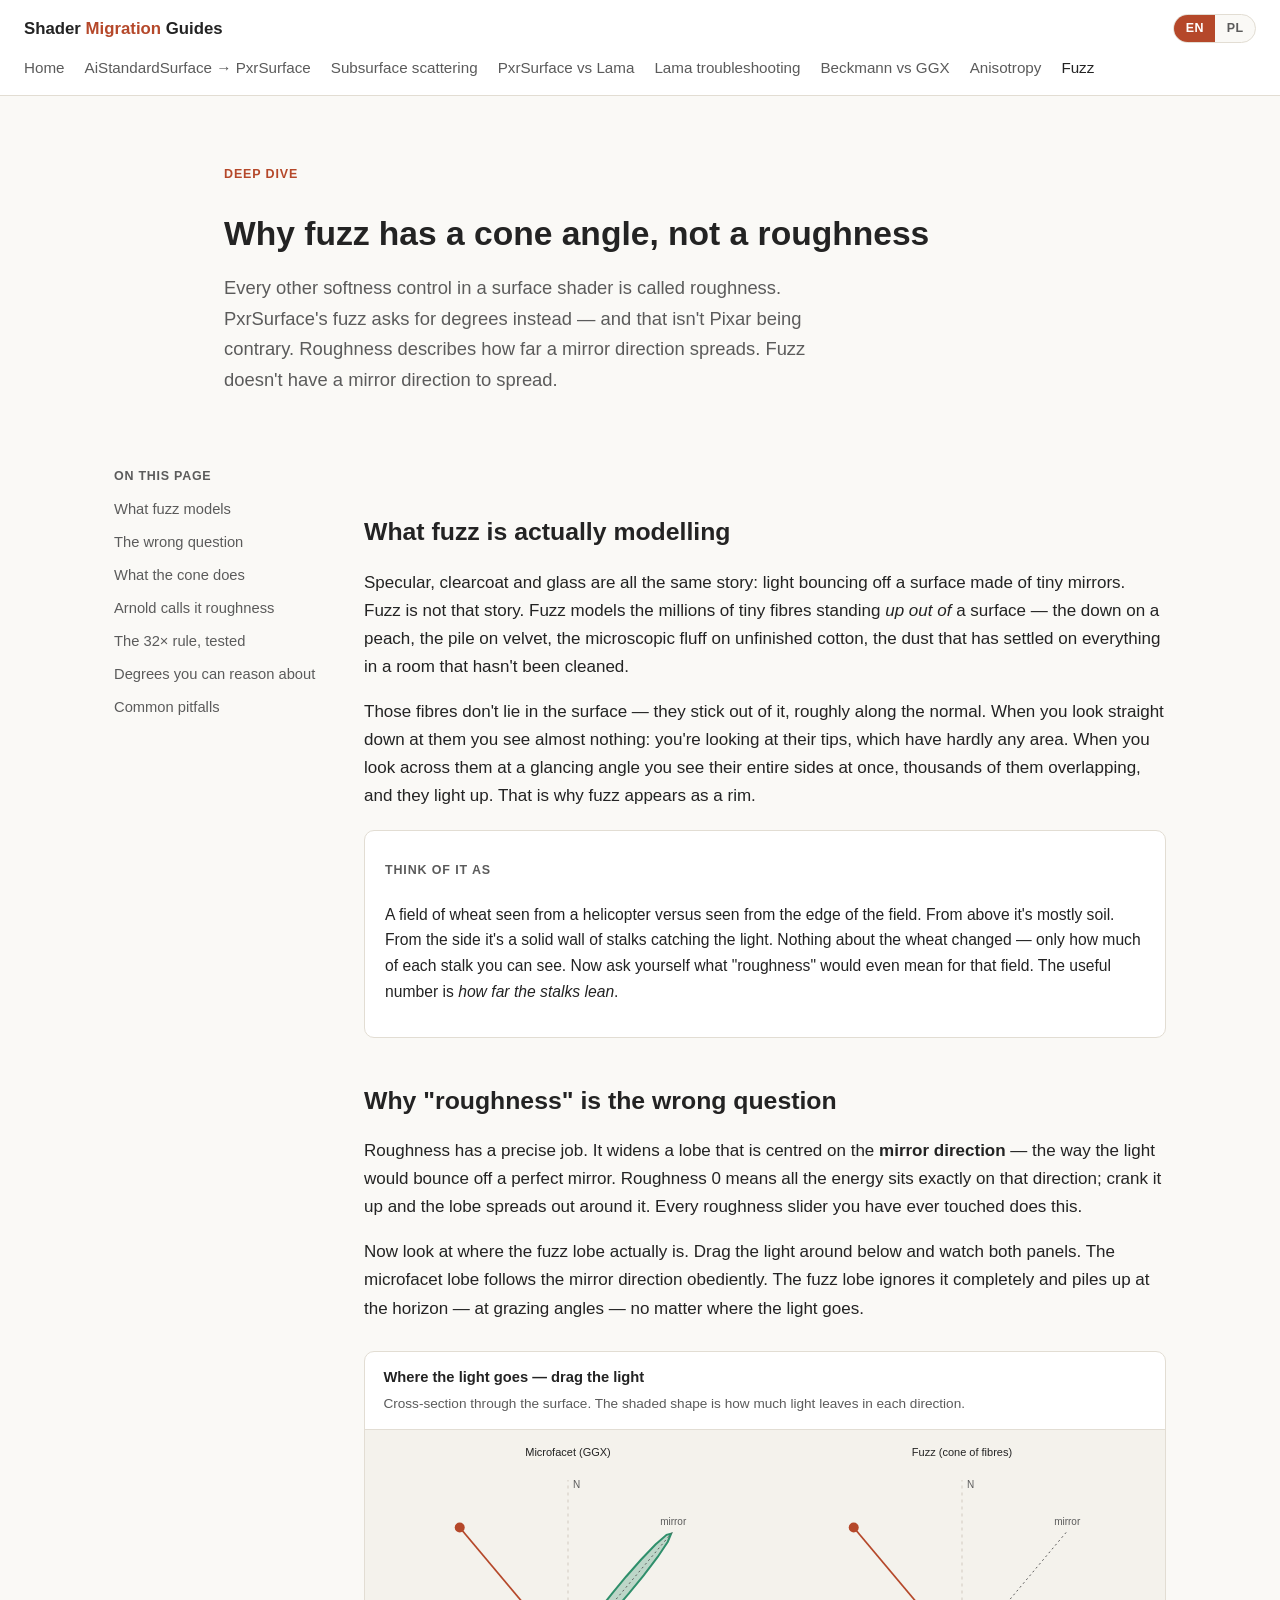
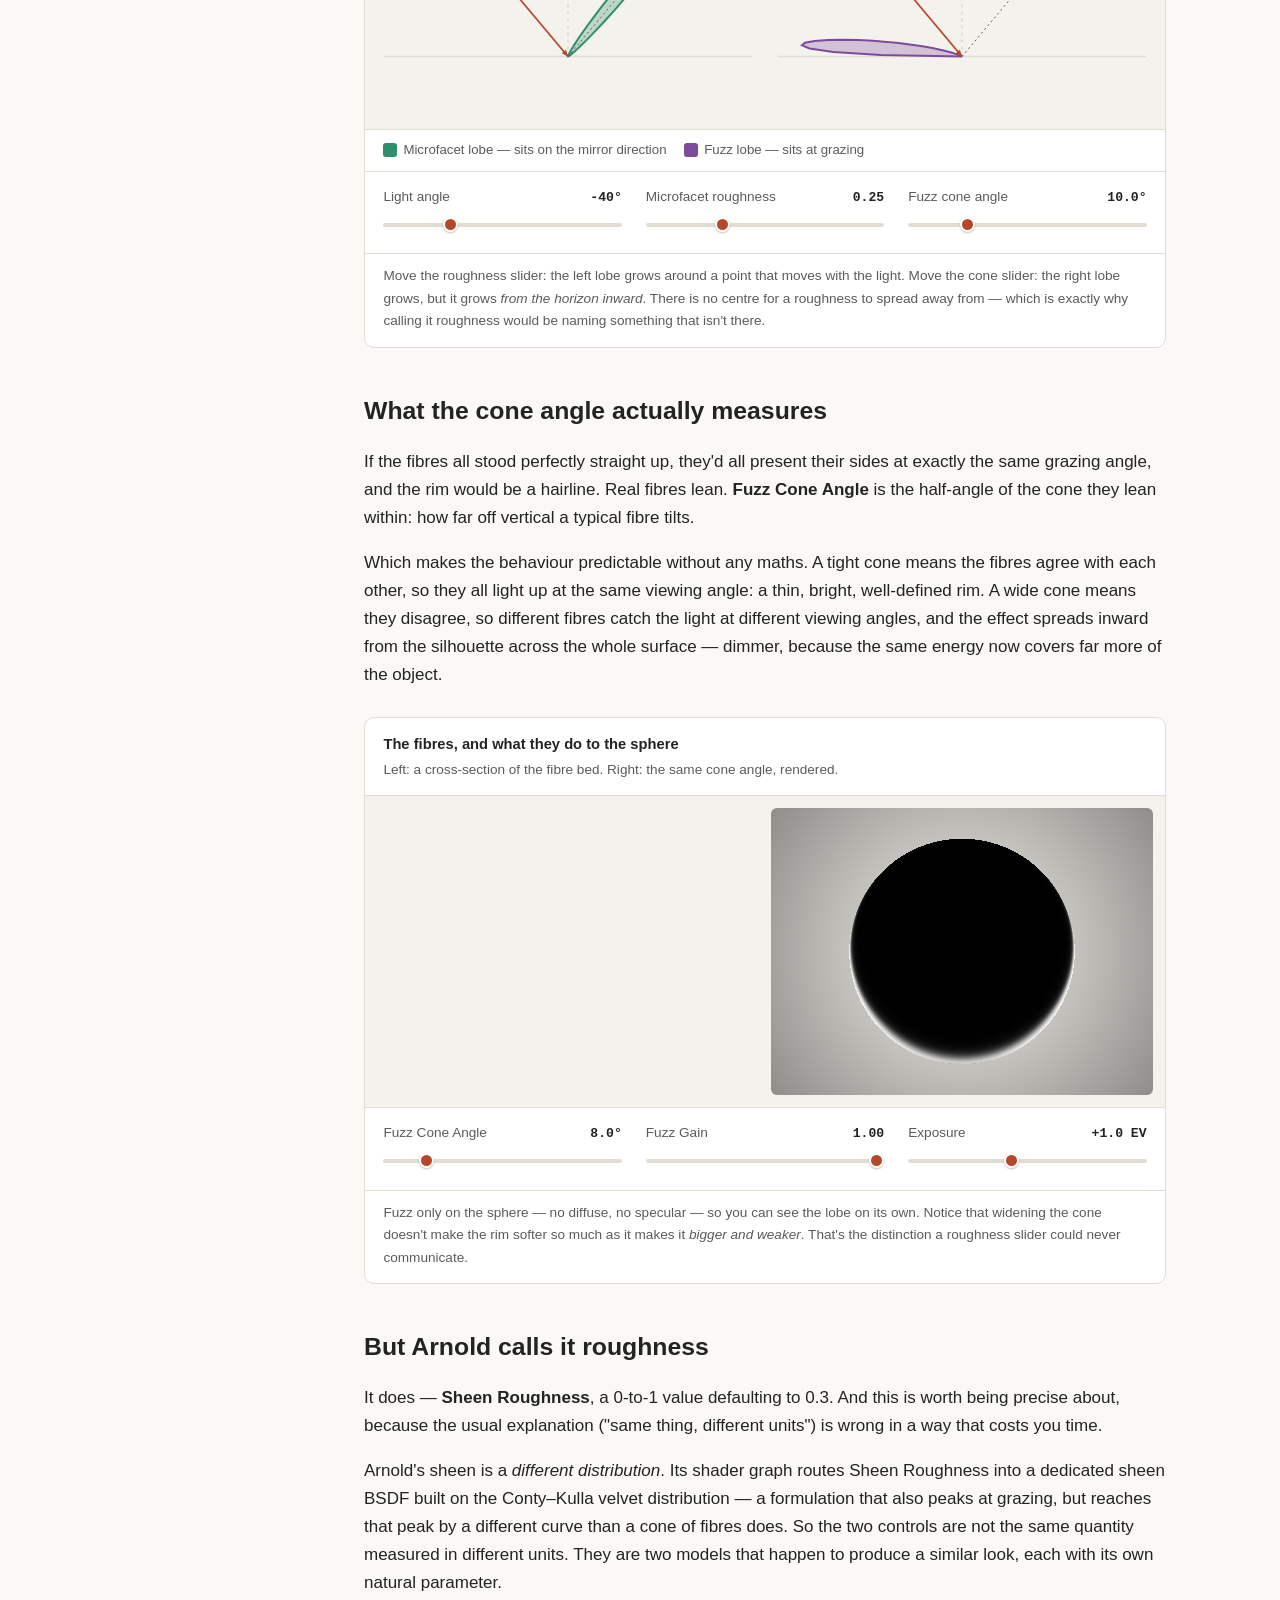
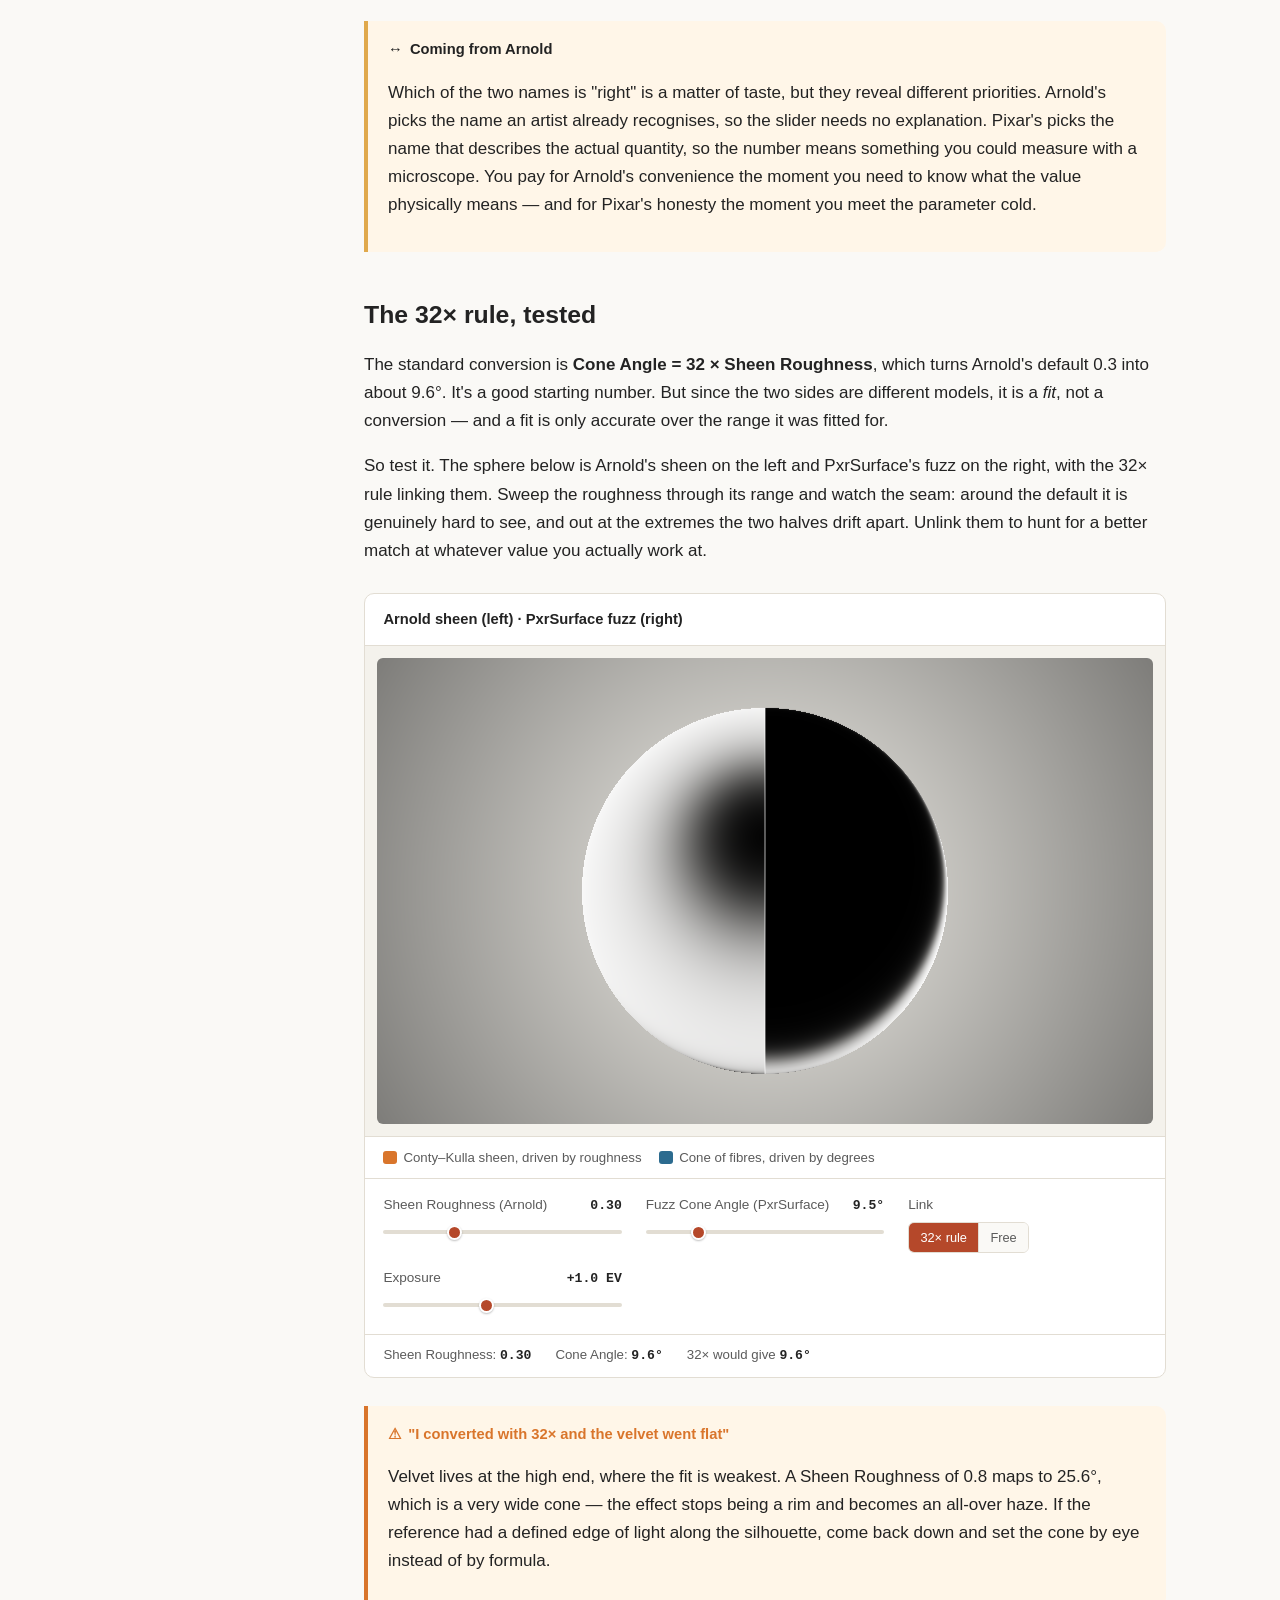
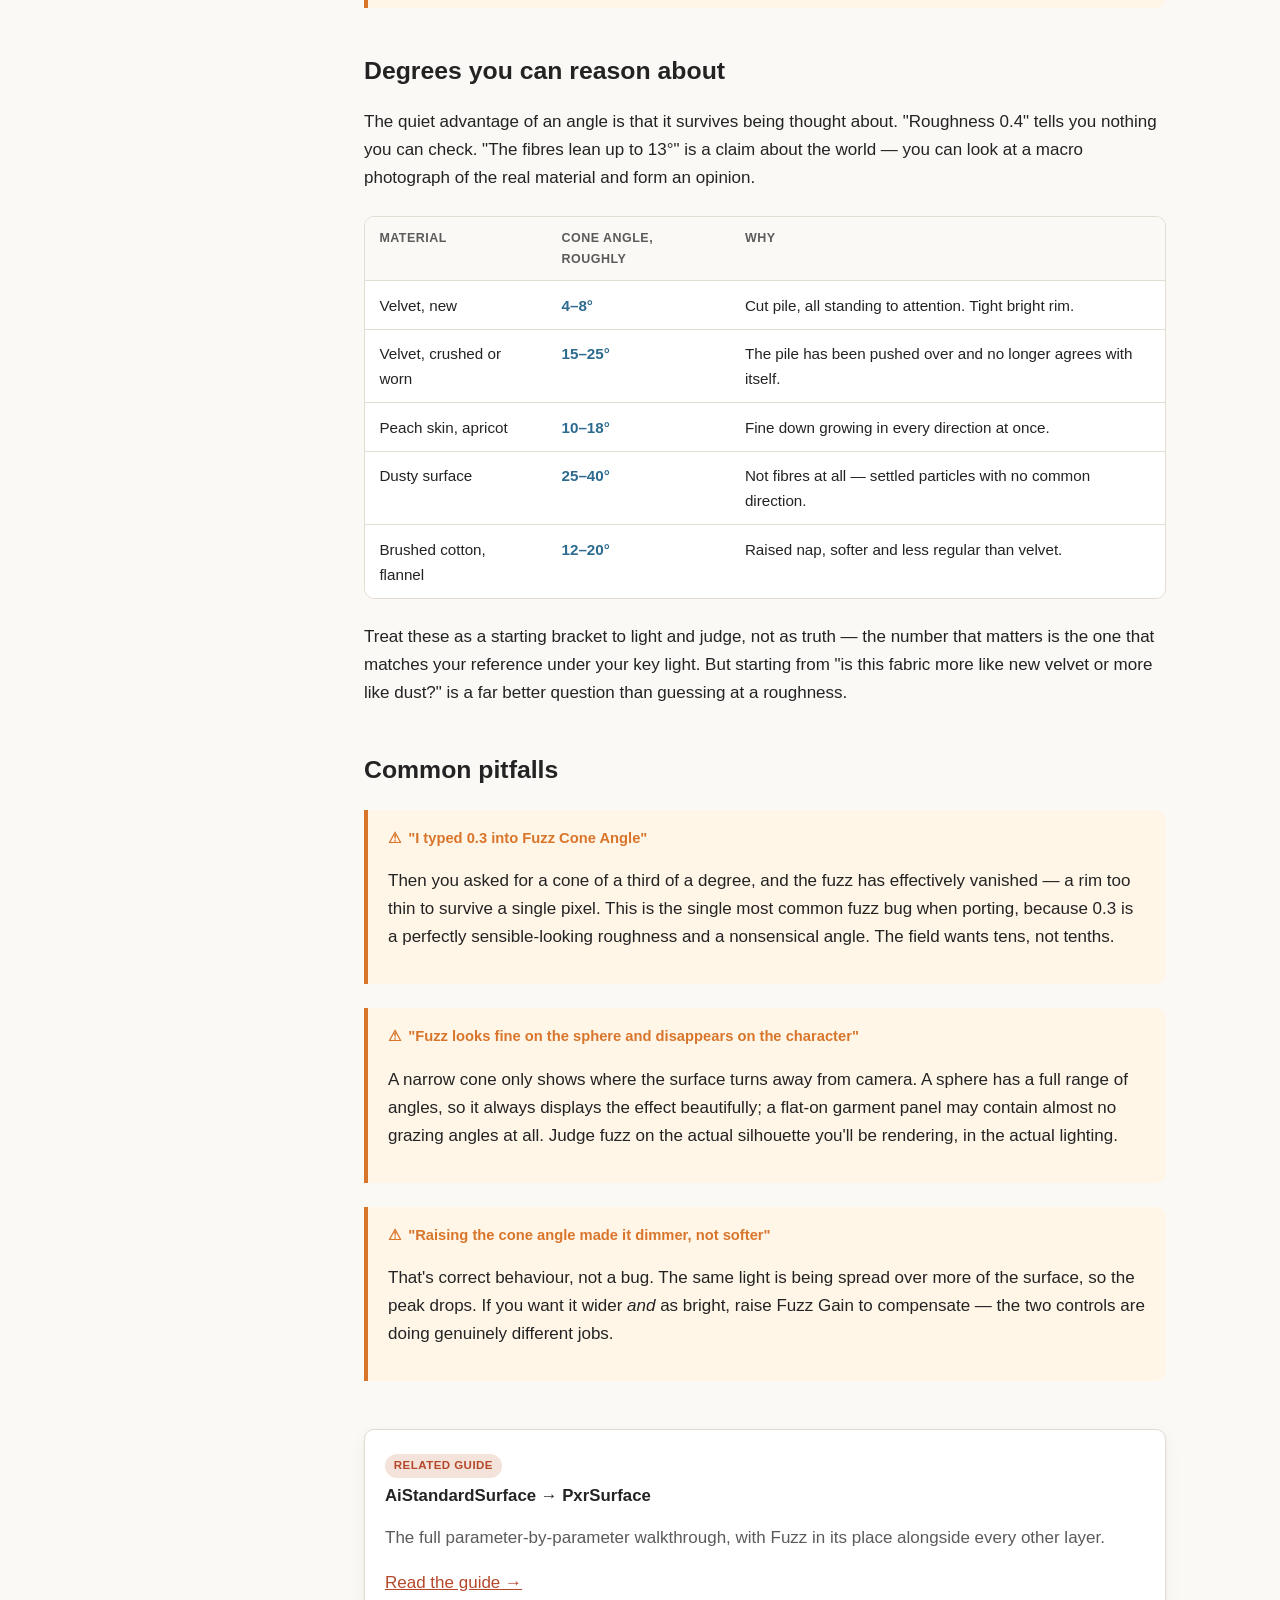
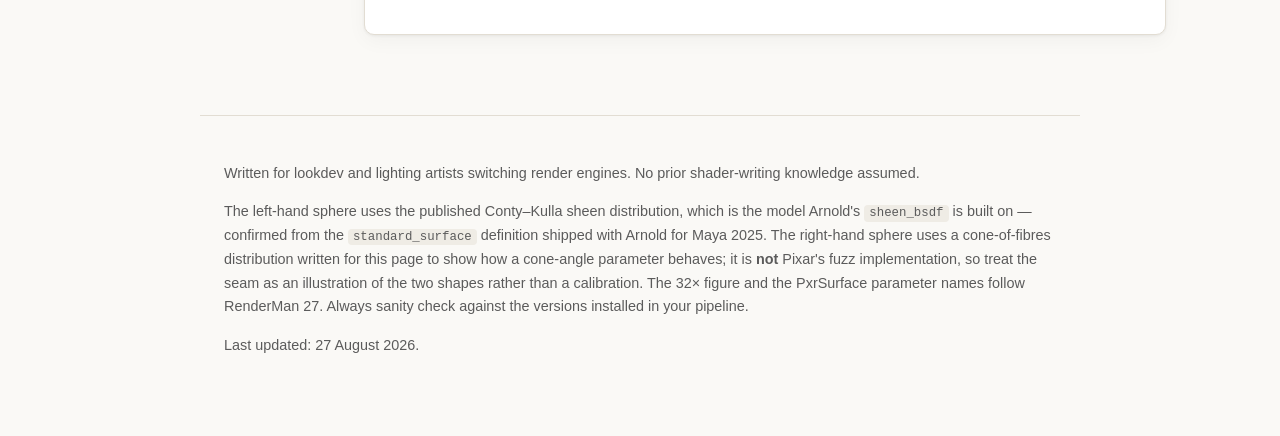
<file: fuzz.html>
<!DOCTYPE html>
<html lang="en" data-lang="en">
<head>
<meta charset="UTF-8">
<meta name="viewport" content="width=device-width, initial-scale=1.0">
<title data-title-pl="Dlaczego fuzz ma kąt stożka">Why Fuzz Has a Cone Angle</title>
<meta name="description" content="PxrSurface parameterises fuzz with a cone angle in degrees while Arnold's sheen uses a roughness. An interactive explanation of why the fuzz lobe has no mirror direction to widen, and why the two are different models rather than different units.">
<link rel="stylesheet" href="assets/css/style.css">
<script>
(function () {
  var d = document.documentElement, l = null;
  try { l = new URLSearchParams(location.search).get('lang') || localStorage.getItem('rmg-lang'); } catch (e) {}
  if (l !== 'en' && l !== 'pl') l = (navigator.language || '').toLowerCase().indexOf('pl') === 0 ? 'pl' : 'en';
  d.setAttribute('data-lang', l); d.lang = l; d.classList.add('js');
})();
</script>
</head>
<body>

<nav class="topnav topnav--i18n">
  <a class="topnav__brand" href="index.html">Shader <span>Migration</span> Guides</a>
  <div class="topnav__links">
    <a href="index.html">Home</a>
    <a href="guide.html">AiStandardSurface → PxrSurface</a>
    <a href="sss.html">Subsurface scattering</a>
    <a href="lama.html">PxrSurface vs Lama</a>
    <a href="lama-debug.html">Lama troubleshooting</a>
    <a href="spec.html">Beckmann vs GGX</a>
    <a href="aniso.html">Anisotropy</a>
    <a href="fuzz.html" class="active">Fuzz</a>
  </div>
  <div class="lang-switch" role="group" aria-label="Language / Język">
    <button type="button" data-set-lang="en" class="is-active" aria-pressed="true">EN</button>
    <button type="button" data-set-lang="pl" aria-pressed="false">PL</button>
  </div>
</nav>

<header class="hero">
  <p class="section-kicker"><span lang="en">Deep dive</span><span lang="pl">Analiza</span></p>
  <h1><span lang="en">Why fuzz has a cone angle, not a roughness</span><span lang="pl">Dlaczego fuzz ma kąt stożka, a nie chropowatość</span></h1>
  <p class="lead" lang="en">
    Every other softness control in a surface shader is called roughness.
    PxrSurface's fuzz asks for degrees instead — and that isn't Pixar being
    contrary. Roughness describes how far a mirror direction spreads. Fuzz
    doesn't have a mirror direction to spread.
  </p>
  <p class="lead" lang="pl">
    Każda inna kontrolka miękkości w shaderze powierzchni nazywa się
    chropowatością. Fuzz w PxrSurface prosi zamiast tego o stopnie — i nie jest
    to złośliwość Pixara. Chropowatość opisuje, jak bardzo rozmywa się kierunek
    lustrzany. Fuzz nie ma kierunku lustrzanego do rozmycia.
  </p>
</header>

<div class="guide-layout">
  <aside class="toc">
    <h2><span lang="en">On this page</span><span lang="pl">Na tej stronie</span></h2>
    <ol>
      <li><a href="#what-fuzz-is"><span lang="en">What fuzz models</span><span lang="pl">Co modeluje fuzz</span></a></li>
      <li><a href="#wrong-question"><span lang="en">The wrong question</span><span lang="pl">Złe pytanie</span></a></li>
      <li><a href="#the-cone"><span lang="en">What the cone does</span><span lang="pl">Co robi stożek</span></a></li>
      <li><a href="#arnold-calls-it-roughness"><span lang="en">Arnold calls it roughness</span><span lang="pl">Arnold nazywa to chropowatością</span></a></li>
      <li><a href="#the-32x"><span lang="en">The 32× rule, tested</span><span lang="pl">Reguła 32×, sprawdzona</span></a></li>
      <li><a href="#practical"><span lang="en">Degrees you can reason about</span><span lang="pl">Stopnie, które da się ogarnąć</span></a></li>
      <li><a href="#pitfalls"><span lang="en">Common pitfalls</span><span lang="pl">Typowe pułapki</span></a></li>
    </ol>
  </aside>

  <main class="guide-content">

    <section id="what-fuzz-is">
      <h2><span lang="en">What fuzz is actually modelling</span><span lang="pl">Co fuzz naprawdę modeluje</span></h2>

      <p lang="en">
        Specular, clearcoat and glass are all the same story: light bouncing
        off a surface made of tiny mirrors. Fuzz is not that story. Fuzz models
        the millions of tiny fibres standing <em>up out of</em> a surface —
        the down on a peach, the pile on velvet, the microscopic fluff on
        unfinished cotton, the dust that has settled on everything in a room
        that hasn't been cleaned.
      </p>
      <p lang="pl">
        Specular, clearcoat i szkło to ta sama historia: światło odbijające się
        od powierzchni zrobionej z drobnych lusterek. Fuzz to nie ta historia.
        Fuzz modeluje miliony drobnych włókien sterczących <em>z</em>
        powierzchni — meszek na brzoskwini, włos na aksamicie, mikroskopijny
        puch na surowej bawełnie, kurz osiadły na wszystkim w niesprzątanym
        pokoju.
      </p>

      <p lang="en">
        Those fibres don't lie in the surface — they stick out of it, roughly
        along the normal. When you look straight down at them you see almost
        nothing: you're looking at their tips, which have hardly any area.
        When you look across them at a glancing angle you see their entire
        sides at once, thousands of them overlapping, and they light up. That
        is why fuzz appears as a rim.
      </p>
      <p lang="pl">
        Te włókna nie leżą w powierzchni — sterczą z niej, mniej więcej wzdłuż
        normalnej. Gdy patrzysz na nie prosto z góry, nie widzisz prawie nic:
        widzisz ich końcówki, które mają znikomą powierzchnię. Gdy patrzysz na
        nie pod kątem muskającym, widzisz naraz całe ich boki, tysiące
        nachodzących na siebie, i one się rozświetlają. Dlatego fuzz pojawia się
        jako obwódka.
      </p>

      <div class="analogy">
        <p class="section-kicker"><span lang="en">Think of it as</span><span lang="pl">Pomyśl o tym tak</span></p>
        <p lang="en">
          A field of wheat seen from a helicopter versus seen from the edge of
          the field. From above it's mostly soil. From the side it's a solid
          wall of stalks catching the light. Nothing about the wheat changed —
          only how much of each stalk you can see. Now ask yourself what
          "roughness" would even mean for that field. The useful number is
          <em>how far the stalks lean</em>.
        </p>
        <p lang="pl">
          Pole zboża widziane z helikoptera i widziane z brzegu pola. Z góry to
          głównie ziemia. Z boku to lita ściana źdźbeł łapiących światło. Nic
          w zbożu się nie zmieniło — tylko to, jak dużo każdego źdźbła widzisz.
          A teraz zapytaj siebie, co „chropowatość” miałaby dla tego pola
          w ogóle znaczyć. Użyteczna liczba to <em>jak mocno źdźbła się
          pochylają</em>.
        </p>
      </div>
    </section>

    <section id="wrong-question">
      <h2><span lang="en">Why "roughness" is the wrong question</span><span lang="pl">Dlaczego „chropowatość” to złe pytanie</span></h2>

      <p lang="en">
        Roughness has a precise job. It widens a lobe that is centred on the
        <strong>mirror direction</strong> — the way the light would bounce off
        a perfect mirror. Roughness 0 means all the energy sits exactly on that
        direction; crank it up and the lobe spreads out around it. Every
        roughness slider you have ever touched does this.
      </p>
      <p lang="pl">
        Chropowatość ma precyzyjne zadanie. Poszerza płat wyśrodkowany na
        <strong>kierunku lustrzanym</strong> — tam, gdzie światło odbiłoby się
        od idealnego lustra. Chropowatość 0 oznacza, że cała energia siedzi
        dokładnie na tym kierunku; podkręć ją, a płat rozlewa się wokół niego.
        Każdy suwak chropowatości, jakiego kiedykolwiek dotknąłeś, robi
        właśnie to.
      </p>

      <p lang="en">
        Now look at where the fuzz lobe actually is. Drag the light around
        below and watch both panels. The microfacet lobe follows the mirror
        direction obediently. The fuzz lobe ignores it completely and piles up
        at the horizon — at grazing angles — no matter where the light goes.
      </p>
      <p lang="pl">
        A teraz spójrz, gdzie naprawdę jest płat fuzzu. Poprzeciągaj światło
        poniżej i obserwuj oba panele. Płat mikrofasetkowy posłusznie podąża za
        kierunkiem lustrzanym. Płat fuzzu kompletnie go ignoruje i piętrzy się
        przy horyzoncie — pod kątami muskającymi — niezależnie od tego, gdzie
        pójdzie światło.
      </p>

      <div class="viz">
        <div class="viz__head">
          <p class="viz__title"><span lang="en">Where the light goes — drag the light</span><span lang="pl">Dokąd idzie światło — przeciągnij źródło</span></p>
          <p class="viz__sub"><span lang="en">Cross-section through the surface. The shaded shape is how much light leaves in each direction.</span><span lang="pl">Przekrój przez powierzchnię. Zacieniony kształt pokazuje, ile światła wychodzi w każdym kierunku.</span></p>
        </div>
        <div class="viz__stage viz__stage--split">
          <canvas id="lobe-spec" data-ratio="0.72"></canvas>
          <canvas id="lobe-fuzz" data-ratio="0.72"></canvas>
        </div>
        <div class="viz__legend">
          <span><i class="legend-b"></i><span lang="en">Microfacet lobe — sits on the mirror direction</span><span lang="pl">Płat mikrofasetkowy — siedzi na kierunku lustrzanym</span></span>
          <span><i class="legend-a"></i><span lang="en">Fuzz lobe — sits at grazing</span><span lang="pl">Płat fuzzu — siedzi przy kącie muskającym</span></span>
        </div>
        <div class="viz__controls" id="lobe-ctl">
          <div class="ctl">
            <label class="ctl__label" for="lobeLight">
              <span><span lang="en">Light angle</span><span lang="pl">Kąt światła</span></span>
              <span class="ctl__value" data-value-for="lobeLight"></span>
            </label>
            <input type="range" id="lobeLight" min="-85" max="85" step="1" value="-40" data-fmt="deg0">
          </div>
          <div class="ctl">
            <label class="ctl__label" for="lobeRough">
              <span><span lang="en">Microfacet roughness</span><span lang="pl">Chropowatość mikrofasetek</span></span>
              <span class="ctl__value" data-value-for="lobeRough"></span>
            </label>
            <input type="range" id="lobeRough" min="0.05" max="0.7" step="0.01" value="0.25" data-fmt="2">
          </div>
          <div class="ctl">
            <label class="ctl__label" for="lobeCone">
              <span><span lang="en">Fuzz cone angle</span><span lang="pl">Kąt stożka fuzzu</span></span>
              <span class="ctl__value" data-value-for="lobeCone"></span>
            </label>
            <input type="range" id="lobeCone" min="1" max="40" step="0.5" value="10" data-fmt="deg">
          </div>
        </div>
        <div class="viz__note">
          <p lang="en">
            Move the roughness slider: the left lobe grows around a point that
            moves with the light. Move the cone slider: the right lobe grows,
            but it grows <em>from the horizon inward</em>. There is no centre
            for a roughness to spread away from — which is exactly why calling
            it roughness would be naming something that isn't there.
          </p>
          <p lang="pl">
            Poruszaj suwakiem chropowatości: lewy płat rośnie wokół punktu, który
            przesuwa się razem ze światłem. Poruszaj suwakiem stożka: prawy płat
            też rośnie, ale rośnie <em>od horyzontu do środka</em>. Nie ma
            środka, od którego chropowatość mogłaby się oddalać — i właśnie
            dlatego nazwanie tego chropowatością byłoby nazywaniem czegoś, czego
            nie ma.
          </p>
        </div>
      </div>
    </section>

    <section id="the-cone">
      <h2><span lang="en">What the cone angle actually measures</span><span lang="pl">Co właściwie mierzy kąt stożka</span></h2>

      <p lang="en">
        If the fibres all stood perfectly straight up, they'd all present their
        sides at exactly the same grazing angle, and the rim would be a
        hairline. Real fibres lean. <strong>Fuzz Cone Angle</strong> is the
        half-angle of the cone they lean within: how far off vertical a typical
        fibre tilts.
      </p>
      <p lang="pl">
        Gdyby wszystkie włókna stały idealnie pionowo, wszystkie pokazywałyby
        swoje boki pod dokładnie tym samym kątem muskającym, a obwódka byłaby
        włoskowa. Prawdziwe włókna się pochylają. <strong>Fuzz Cone Angle</strong>
        to kąt połówkowy stożka, w którym się pochylają: jak mocno typowe włókno
        odchyla się od pionu.
      </p>

      <p lang="en">
        Which makes the behaviour predictable without any maths. A tight cone
        means the fibres agree with each other, so they all light up at the
        same viewing angle: a thin, bright, well-defined rim. A wide cone means
        they disagree, so different fibres catch the light at different viewing
        angles, and the effect spreads inward from the silhouette across the
        whole surface — dimmer, because the same energy now covers far more of
        the object.
      </p>
      <p lang="pl">
        Dzięki temu zachowanie jest przewidywalne bez żadnej matematyki. Ciasny
        stożek oznacza, że włókna są ze sobą zgodne, więc wszystkie rozświetlają
        się pod tym samym kątem patrzenia: cienka, jasna, wyraźna obwódka.
        Szeroki stożek oznacza, że się nie zgadzają, więc różne włókna łapią
        światło pod różnymi kątami, a efekt rozlewa się od sylwetki do środka po
        całej powierzchni — ciemniej, bo ta sama energia pokrywa teraz znacznie
        więcej obiektu.
      </p>

      <div class="viz">
        <div class="viz__head">
          <p class="viz__title"><span lang="en">The fibres, and what they do to the sphere</span><span lang="pl">Włókna i to, co robią z kulą</span></p>
          <p class="viz__sub"><span lang="en">Left: a cross-section of the fibre bed. Right: the same cone angle, rendered.</span><span lang="pl">Po lewej: przekrój przez ściółkę włókien. Po prawej: ten sam kąt stożka, wyrenderowany.</span></p>
        </div>
        <div class="viz__stage viz__stage--split">
          <canvas id="fibre-diagram" data-ratio="0.75"></canvas>
          <canvas id="fuzz-ball" data-ratio="0.75"></canvas>
        </div>
        <div class="viz__controls" id="cone-ctl">
          <div class="ctl">
            <label class="ctl__label" for="coneAngle">
              <span><span lang="en">Fuzz Cone Angle</span><span lang="pl">Fuzz Cone Angle</span></span>
              <span class="ctl__value" data-value-for="coneAngle"></span>
            </label>
            <input type="range" id="coneAngle" min="1" max="45" step="0.5" value="8" data-fmt="deg">
          </div>
          <div class="ctl">
            <label class="ctl__label" for="coneGain">
              <span><span lang="en">Fuzz Gain</span><span lang="pl">Fuzz Gain</span></span>
              <span class="ctl__value" data-value-for="coneGain"></span>
            </label>
            <input type="range" id="coneGain" min="0" max="1" step="0.01" value="1" data-fmt="2">
          </div>
          <div class="ctl">
            <label class="ctl__label" for="coneExp">
              <span><span lang="en">Exposure</span><span lang="pl">Ekspozycja</span></span>
              <span class="ctl__value" data-value-for="coneExp"></span>
            </label>
            <input type="range" id="coneExp" min="-2" max="5" step="0.1" value="1" data-fmt="stops">
          </div>
        </div>
        <div class="viz__note">
          <p lang="en">
            Fuzz only on the sphere — no diffuse, no specular — so you can see
            the lobe on its own. Notice that widening the cone doesn't make the
            rim softer so much as it makes it <em>bigger and weaker</em>. That's
            the distinction a roughness slider could never communicate.
          </p>
          <p lang="pl">
            Na kuli sam fuzz — bez diffuse, bez speculara — żeby zobaczyć płat
            w izolacji. Zauważ, że poszerzenie stożka nie tyle zmiękcza obwódkę,
            co czyni ją <em>większą i słabszą</em>. Tego rozróżnienia suwak
            chropowatości nigdy nie byłby w stanie przekazać.
          </p>
        </div>
      </div>
    </section>

    <section id="arnold-calls-it-roughness">
      <h2><span lang="en">But Arnold calls it roughness</span><span lang="pl">Ale Arnold nazywa to chropowatością</span></h2>

      <p lang="en">
        It does — <strong>Sheen Roughness</strong>, a 0-to-1 value defaulting to
        0.3. And this is worth being precise about, because the usual
        explanation ("same thing, different units") is wrong in a way that
        costs you time.
      </p>
      <p lang="pl">
        Owszem — <strong>Sheen Roughness</strong>, wartość od 0 do 1, domyślnie
        0.3. I warto tu być precyzyjnym, bo zwykłe wyjaśnienie („to samo, inne
        jednostki”) jest błędne w sposób, który kosztuje czas.
      </p>

      <p lang="en">
        Arnold's sheen is a <em>different distribution</em>. Its shader graph
        routes Sheen Roughness into a dedicated sheen BSDF built on the
        Conty–Kulla velvet distribution — a formulation that also peaks at
        grazing, but reaches that peak by a different curve than a cone of
        fibres does. So the two controls are not the same quantity measured in
        different units. They are two models that happen to produce a similar
        look, each with its own natural parameter.
      </p>
      <p lang="pl">
        Sheen Arnolda to <em>inny rozkład</em>. Jego graf shadera prowadzi Sheen
        Roughness do dedykowanego BSDF-a sheen opartego na rozkładzie velvet
        Conty'ego–Kulli — sformułowaniu, które też ma szczyt przy kącie
        muskającym, ale dochodzi do niego inną krzywą niż stożek włókien. Te
        dwie kontrolki nie są więc tą samą wielkością w innych jednostkach. To
        dwa modele, które przypadkiem dają podobny look, każdy z własnym
        naturalnym parametrem.
      </p>

      <div class="callout">
        <div class="callout__title">↔ <span lang="en">Coming from Arnold</span><span lang="pl">Przesiadka z Arnolda</span></div>
        <p lang="en">
          Which of the two names is "right" is a matter of taste, but they
          reveal different priorities. Arnold's picks the name an artist already
          recognises, so the slider needs no explanation. Pixar's picks the name
          that describes the actual quantity, so the number means something you
          could measure with a microscope. You pay for Arnold's convenience the
          moment you need to know what the value physically means — and for
          Pixar's honesty the moment you meet the parameter cold.
        </p>
        <p lang="pl">
          To, która z tych nazw jest „słuszna”, to kwestia gustu, ale zdradzają
          różne priorytety. Arnold wybiera nazwę, którą artysta już zna, więc
          suwak nie wymaga tłumaczenia. Pixar wybiera nazwę opisującą faktyczną
          wielkość, więc liczba znaczy coś, co dałoby się zmierzyć mikroskopem.
          Za wygodę Arnolda płacisz w chwili, gdy musisz wiedzieć, co wartość
          fizycznie oznacza — a za uczciwość Pixara w chwili, gdy spotykasz ten
          parametr po raz pierwszy.
        </p>
      </div>
    </section>

    <section id="the-32x">
      <h2><span lang="en">The 32× rule, tested</span><span lang="pl">Reguła 32×, sprawdzona</span></h2>

      <p lang="en">
        The standard conversion is
        <strong>Cone Angle = 32 × Sheen Roughness</strong>, which turns
        Arnold's default 0.3 into about 9.6°. It's a good starting number. But
        since the two sides are different models, it is a <em>fit</em>, not a
        conversion — and a fit is only accurate over the range it was fitted
        for.
      </p>
      <p lang="pl">
        Standardowe przeliczenie to
        <strong>Cone Angle = 32 × Sheen Roughness</strong>, co zamienia domyślne
        0.3 z Arnolda na około 9.6°. To dobry punkt wyjścia. Ale skoro obie
        strony to różne modele, jest to <em>dopasowanie</em>, a nie
        przeliczenie — a dopasowanie jest dokładne tylko w zakresie, dla którego
        je zrobiono.
      </p>

      <p lang="en">
        So test it. The sphere below is Arnold's sheen on the left and
        PxrSurface's fuzz on the right, with the 32× rule linking them. Sweep
        the roughness through its range and watch the seam: around the default
        it is genuinely hard to see, and out at the extremes the two halves
        drift apart. Unlink them to hunt for a better match at whatever value
        you actually work at.
      </p>
      <p lang="pl">
        Więc to sprawdź. Kula poniżej to sheen Arnolda po lewej i fuzz
        PxrSurface po prawej, powiązane regułą 32×. Przejedź chropowatością
        przez cały zakres i obserwuj szew: w okolicy domyślnej wartości jest go
        naprawdę trudno dostrzec, a na skrajach połówki się rozjeżdżają. Rozłącz
        je, żeby poszukać lepszego dopasowania przy wartości, przy której
        faktycznie pracujesz.
      </p>

      <div class="viz">
        <div class="viz__head">
          <p class="viz__title"><span lang="en">Arnold sheen (left) · PxrSurface fuzz (right)</span><span lang="pl">Sheen Arnolda (lewo) · Fuzz PxrSurface (prawo)</span></p>
        </div>
        <div class="viz__stage"><canvas id="compare-ball" data-ratio="0.6"></canvas></div>
        <div class="viz__legend">
          <span><i class="legend-arnold"></i><span lang="en">Conty–Kulla sheen, driven by roughness</span><span lang="pl">Sheen Conty–Kulla, sterowany chropowatością</span></span>
          <span><i class="legend-pxr"></i><span lang="en">Cone of fibres, driven by degrees</span><span lang="pl">Stożek włókien, sterowany stopniami</span></span>
        </div>
        <div class="viz__controls" id="cmp-ctl">
          <div class="ctl">
            <label class="ctl__label" for="cmpSheen">
              <span><span lang="en">Sheen Roughness (Arnold)</span><span lang="pl">Sheen Roughness (Arnold)</span></span>
              <span class="ctl__value" data-value-for="cmpSheen"></span>
            </label>
            <input type="range" id="cmpSheen" min="0.02" max="1" step="0.01" value="0.3" data-fmt="2">
          </div>
          <div class="ctl">
            <label class="ctl__label" for="cmpCone">
              <span><span lang="en">Fuzz Cone Angle (PxrSurface)</span><span lang="pl">Fuzz Cone Angle (PxrSurface)</span></span>
              <span class="ctl__value" data-value-for="cmpCone"></span>
            </label>
            <input type="range" id="cmpCone" min="0.5" max="45" step="0.5" value="9.6" data-fmt="deg">
          </div>
          <div class="ctl ctl--seg">
            <div class="ctl__label"><span><span lang="en">Link</span><span lang="pl">Powiązanie</span></span></div>
            <div class="seg" id="cmpLink" data-value="linked">
              <button type="button" data-val="linked" class="is-active"><span lang="en">32× rule</span><span lang="pl">Reguła 32×</span></button>
              <button type="button" data-val="free"><span lang="en">Free</span><span lang="pl">Swobodnie</span></button>
            </div>
          </div>
          <div class="ctl">
            <label class="ctl__label" for="cmpExp">
              <span><span lang="en">Exposure</span><span lang="pl">Ekspozycja</span></span>
              <span class="ctl__value" data-value-for="cmpExp"></span>
            </label>
            <input type="range" id="cmpExp" min="-2" max="5" step="0.1" value="1" data-fmt="stops">
          </div>
        </div>
        <div class="readout" id="cmp-readout"></div>
      </div>

      <div class="callout callout--pitfall">
        <div class="callout__title">⚠ <span lang="en">"I converted with 32× and the velvet went flat"</span><span lang="pl">„Przeliczyłem przez 32× i aksamit spłaszczał”</span></div>
        <p lang="en">
          Velvet lives at the high end, where the fit is weakest. A Sheen
          Roughness of 0.8 maps to 25.6°, which is a very wide cone — the
          effect stops being a rim and becomes an all-over haze. If the
          reference had a defined edge of light along the silhouette, come back
          down and set the cone by eye instead of by formula.
        </p>
        <p lang="pl">
          Aksamit żyje na górnym końcu, gdzie dopasowanie jest najsłabsze. Sheen
          Roughness 0.8 mapuje się na 25.6°, czyli bardzo szeroki stożek —
          efekt przestaje być obwódką i staje się mgiełką po całości. Jeśli
          referencja miała wyraźną krawędź światła wzdłuż sylwetki, zejdź niżej
          i ustaw stożek na oko, a nie ze wzoru.
        </p>
      </div>
    </section>

    <section id="practical">
      <h2><span lang="en">Degrees you can reason about</span><span lang="pl">Stopnie, które da się ogarnąć</span></h2>

      <p lang="en">
        The quiet advantage of an angle is that it survives being thought
        about. "Roughness 0.4" tells you nothing you can check. "The fibres
        lean up to 13°" is a claim about the world — you can look at a
        macro photograph of the real material and form an opinion.
      </p>
      <p lang="pl">
        Cichą zaletą kąta jest to, że znosi zastanawianie się nad nim.
        „Chropowatość 0.4” nie mówi nic, co dałoby się sprawdzić. „Włókna
        pochylają się do 13°” to twierdzenie o świecie — możesz spojrzeć na
        makrofotografię prawdziwego materiału i wyrobić sobie zdanie.
      </p>

      <div class="table-scroll">
        <table>
          <thead>
            <tr>
              <th><span lang="en">Material</span><span lang="pl">Materiał</span></th>
              <th><span lang="en">Cone angle, roughly</span><span lang="pl">Kąt stożka, z grubsza</span></th>
              <th><span lang="en">Why</span><span lang="pl">Dlaczego</span></th>
            </tr>
          </thead>
          <tbody>
            <tr>
              <td><span lang="en">Velvet, new</span><span lang="pl">Aksamit, nowy</span></td>
              <td class="col-pxr">4–8°</td>
              <td><span lang="en">Cut pile, all standing to attention. Tight bright rim.</span><span lang="pl">Runo cięte, wszystko na baczność. Ciasna, jasna obwódka.</span></td>
            </tr>
            <tr>
              <td><span lang="en">Velvet, crushed or worn</span><span lang="pl">Aksamit zgnieciony lub zużyty</span></td>
              <td class="col-pxr">15–25°</td>
              <td><span lang="en">The pile has been pushed over and no longer agrees with itself.</span><span lang="pl">Runo zostało przygniecione i nie jest już ze sobą zgodne.</span></td>
            </tr>
            <tr>
              <td><span lang="en">Peach skin, apricot</span><span lang="pl">Skórka brzoskwini, morela</span></td>
              <td class="col-pxr">10–18°</td>
              <td><span lang="en">Fine down growing in every direction at once.</span><span lang="pl">Delikatny meszek rosnący we wszystkie strony naraz.</span></td>
            </tr>
            <tr>
              <td><span lang="en">Dusty surface</span><span lang="pl">Zakurzona powierzchnia</span></td>
              <td class="col-pxr">25–40°</td>
              <td><span lang="en">Not fibres at all — settled particles with no common direction.</span><span lang="pl">To wcale nie włókna — osiadłe cząstki bez wspólnego kierunku.</span></td>
            </tr>
            <tr>
              <td><span lang="en">Brushed cotton, flannel</span><span lang="pl">Bawełna szczotkowana, flanela</span></td>
              <td class="col-pxr">12–20°</td>
              <td><span lang="en">Raised nap, softer and less regular than velvet.</span><span lang="pl">Podniesiony włos, miększy i mniej regularny niż aksamit.</span></td>
            </tr>
          </tbody>
        </table>
      </div>

      <p lang="en">
        Treat these as a starting bracket to light and judge, not as truth —
        the number that matters is the one that matches your reference under
        your key light. But starting from "is this fabric more like new velvet
        or more like dust?" is a far better question than guessing at a
        roughness.
      </p>
      <p lang="pl">
        Traktuj to jako punkt wyjścia do oświetlenia i oceny, a nie jako prawdę
        objawioną — liczy się ta wartość, która zgadza się z twoją referencją
        przy twoim świetle kluczowym. Ale zaczynanie od pytania „czy ta tkanina
        jest bliżej nowego aksamitu, czy bliżej kurzu?” jest dużo lepsze niż
        zgadywanie chropowatości.
      </p>
    </section>

    <section id="pitfalls">
      <h2><span lang="en">Common pitfalls</span><span lang="pl">Typowe pułapki</span></h2>

      <div class="callout callout--pitfall">
        <div class="callout__title">⚠ <span lang="en">"I typed 0.3 into Fuzz Cone Angle"</span><span lang="pl">„Wpisałem 0.3 w Fuzz Cone Angle”</span></div>
        <p lang="en">
          Then you asked for a cone of a third of a degree, and the fuzz has
          effectively vanished — a rim too thin to survive a single pixel. This
          is the single most common fuzz bug when porting, because 0.3 is a
          perfectly sensible-looking roughness and a nonsensical angle. The
          field wants tens, not tenths.
        </p>
        <p lang="pl">
          To poprosiłeś o stożek jednej trzeciej stopnia i fuzz praktycznie
          zniknął — obwódka zbyt cienka, by przetrwać jeden piksel. To
          najczęstszy błąd z fuzzem przy przenoszeniu, bo 0.3 wygląda na
          całkiem sensowną chropowatość, a jest bezsensownym kątem. To pole chce
          dziesiątek, nie dziesiątych.
        </p>
      </div>

      <div class="callout callout--pitfall">
        <div class="callout__title">⚠ <span lang="en">"Fuzz looks fine on the sphere and disappears on the character"</span><span lang="pl">„Fuzz wygląda dobrze na kuli i znika na postaci”</span></div>
        <p lang="en">
          A narrow cone only shows where the surface turns away from camera. A
          sphere has a full range of angles, so it always displays the effect
          beautifully; a flat-on garment panel may contain almost no grazing
          angles at all. Judge fuzz on the actual silhouette you'll be
          rendering, in the actual lighting.
        </p>
        <p lang="pl">
          Wąski stożek pokazuje się tylko tam, gdzie powierzchnia odwraca się od
          kamery. Kula ma pełen zakres kątów, więc zawsze pięknie prezentuje
          efekt; płasko ustawiony panel ubrania może w ogóle nie zawierać kątów
          muskających. Oceniaj fuzz na tej sylwetce, którą naprawdę będziesz
          renderować, i w docelowym świetle.
        </p>
      </div>

      <div class="callout callout--pitfall">
        <div class="callout__title">⚠ <span lang="en">"Raising the cone angle made it dimmer, not softer"</span><span lang="pl">„Zwiększenie kąta stożka przyciemniło, a nie zmiękczyło”</span></div>
        <p lang="en">
          That's correct behaviour, not a bug. The same light is being spread
          over more of the surface, so the peak drops. If you want it wider
          <em>and</em> as bright, raise Fuzz Gain to compensate — the two
          controls are doing genuinely different jobs.
        </p>
        <p lang="pl">
          To poprawne zachowanie, nie błąd. To samo światło rozkłada się na
          większej części powierzchni, więc szczyt spada. Jeśli chcesz szerzej
          <em>i</em> tak samo jasno, podnieś Fuzz Gain jako kompensację — te
          dwie kontrolki robią naprawdę różne rzeczy.
        </p>
      </div>
    </section>

    <div class="card card--trailing">
      <span class="badge"><span lang="en">Related guide</span><span lang="pl">Powiązany przewodnik</span></span>
      <h3><span lang="en">AiStandardSurface → PxrSurface</span><span lang="pl">AiStandardSurface → PxrSurface</span></h3>
      <p class="muted" lang="en">
        The full parameter-by-parameter walkthrough, with Fuzz in its place
        alongside every other layer.
      </p>
      <p class="muted" lang="pl">
        Pełne przejście parametr po parametrze, z fuzzem na swoim miejscu obok
        wszystkich pozostałych warstw.
      </p>
      <p><a href="guide.html"><span lang="en">Read the guide →</span><span lang="pl">Przeczytaj przewodnik →</span></a></p>
    </div>

  </main>
</div>

<footer>
  <p lang="en">
    Written for lookdev and lighting artists switching render engines. No prior
    shader-writing knowledge assumed.
  </p>
  <p lang="pl">
    Napisane dla artystów lookdev i światła zmieniających silnik renderujący.
    Nie zakłada wcześniejszej znajomości pisania shaderów.
  </p>
  <p lang="en">
    The left-hand sphere uses the published Conty–Kulla sheen distribution,
    which is the model Arnold's <code>sheen_bsdf</code> is built on — confirmed
    from the <code>standard_surface</code> definition shipped with Arnold for
    Maya 2025. The right-hand sphere uses a cone-of-fibres distribution written
    for this page to show how a cone-angle parameter behaves; it is
    <strong>not</strong> Pixar's fuzz implementation, so treat the seam as an
    illustration of the two shapes rather than a calibration. The 32× figure
    and the PxrSurface parameter names follow RenderMan 27. Always sanity check
    against the versions installed in your pipeline.
  </p>
  <p lang="pl">
    Lewa kula używa opublikowanego rozkładu sheen Conty'ego–Kulli, czyli modelu,
    na którym oparty jest <code>sheen_bsdf</code> Arnolda — potwierdzone
    z definicji <code>standard_surface</code> dostarczanej z Arnoldem dla
    Maya 2025. Prawa kula używa rozkładu stożka włókien napisanego na potrzeby
    tej strony, by pokazać, jak zachowuje się parametr kąta stożka;
    <strong>nie</strong> jest to implementacja fuzzu Pixara, więc traktuj szew
    jako ilustrację dwóch kształtów, a nie kalibrację. Współczynnik 32×
    i nazwy parametrów PxrSurface są zgodne z RenderMan 27. Zawsze sprawdź je
    względem wersji zainstalowanych w twoim pipelinie.
  </p>
  <p class="muted"><span lang="en">Last updated: 27 August 2026.</span><span lang="pl">Ostatnia aktualizacja: 27 sierpnia 2026.</span></p>
</footer>

<script type="module" src="assets/js/fuzz.js"></script>
</body>
</html>
</file>
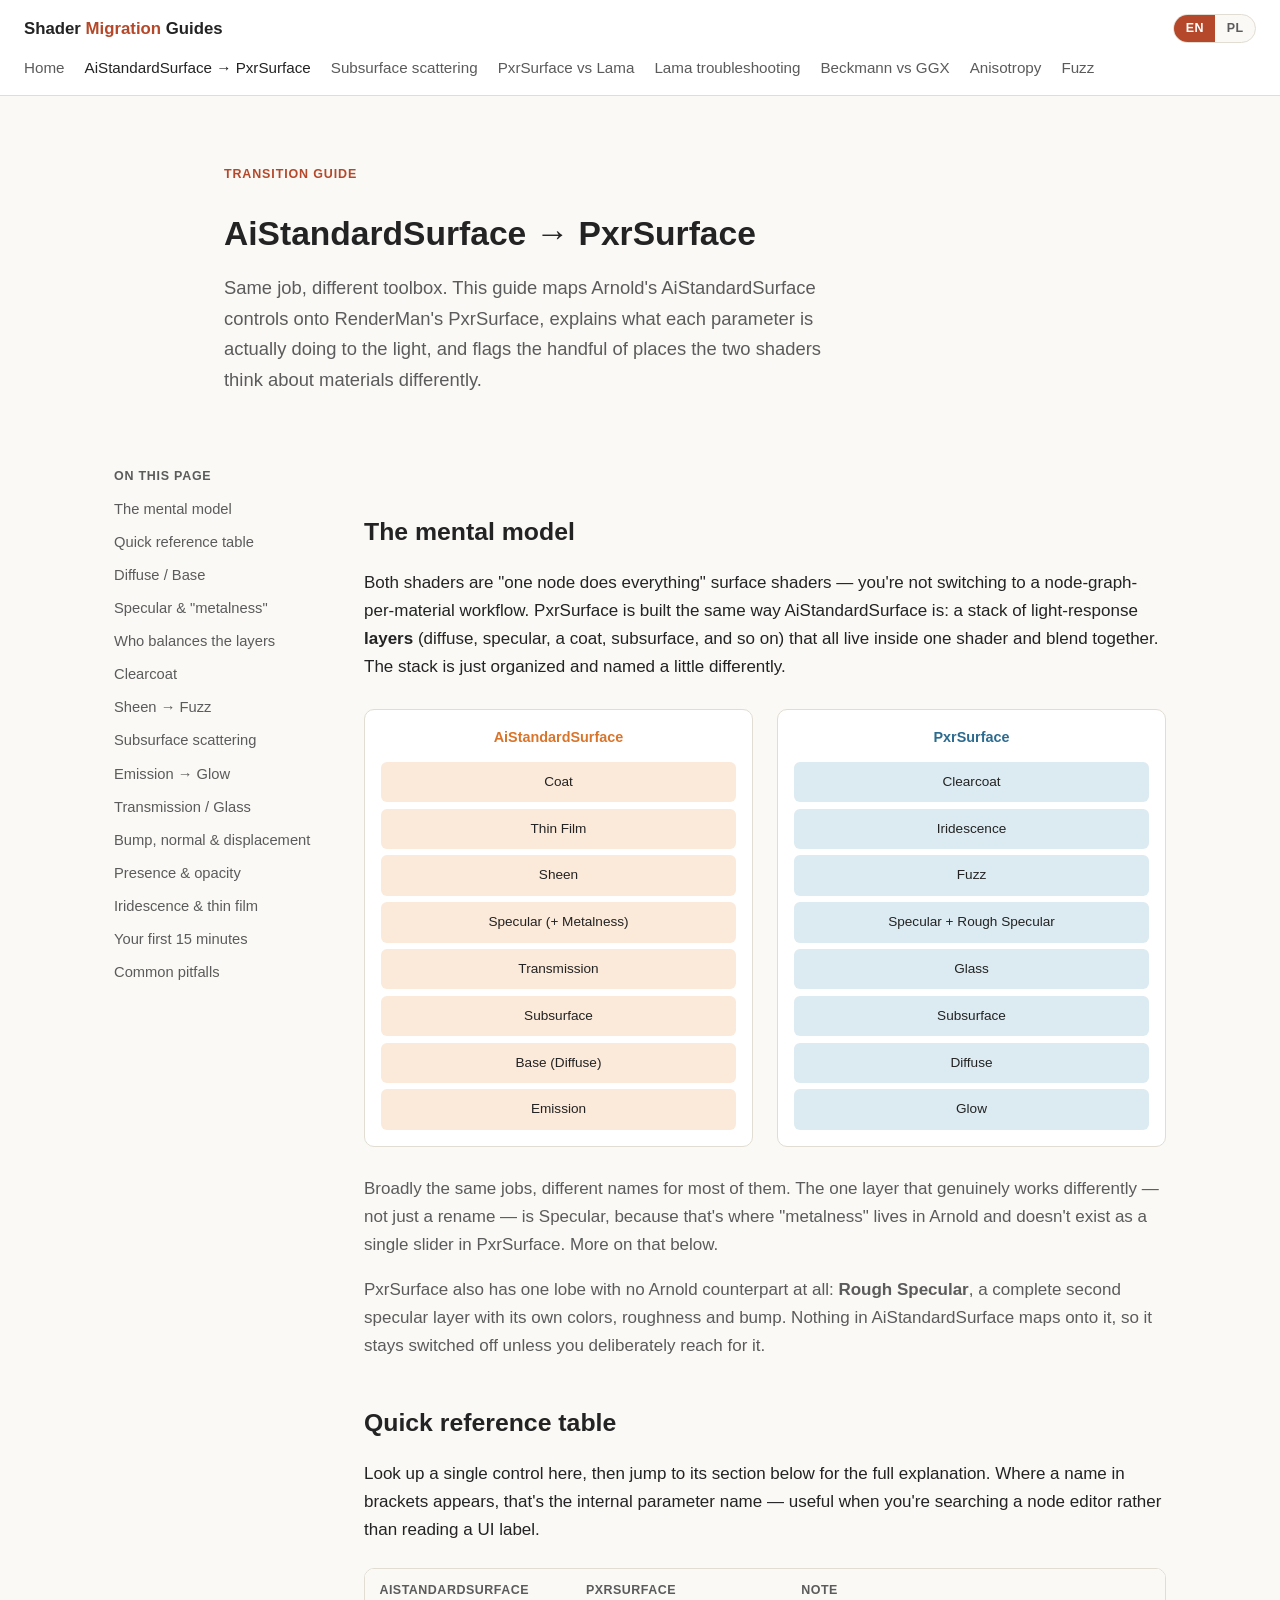
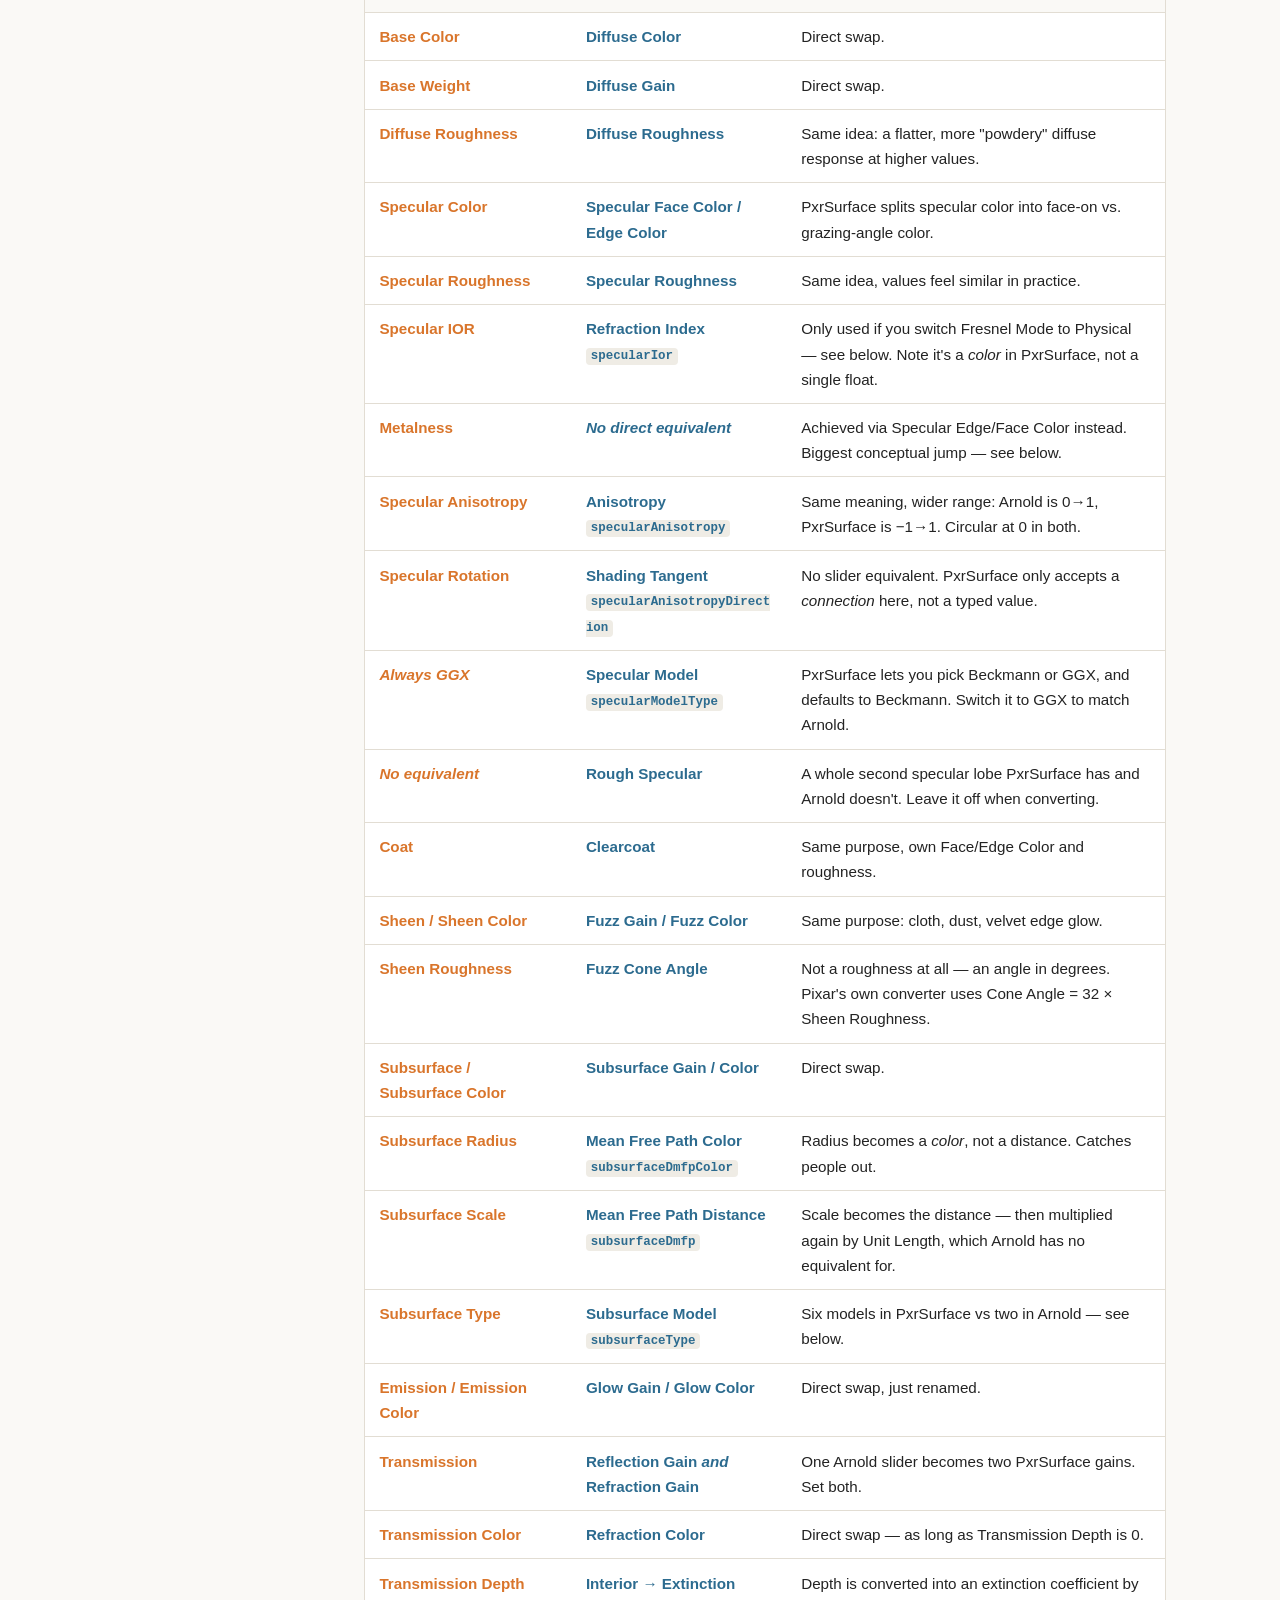
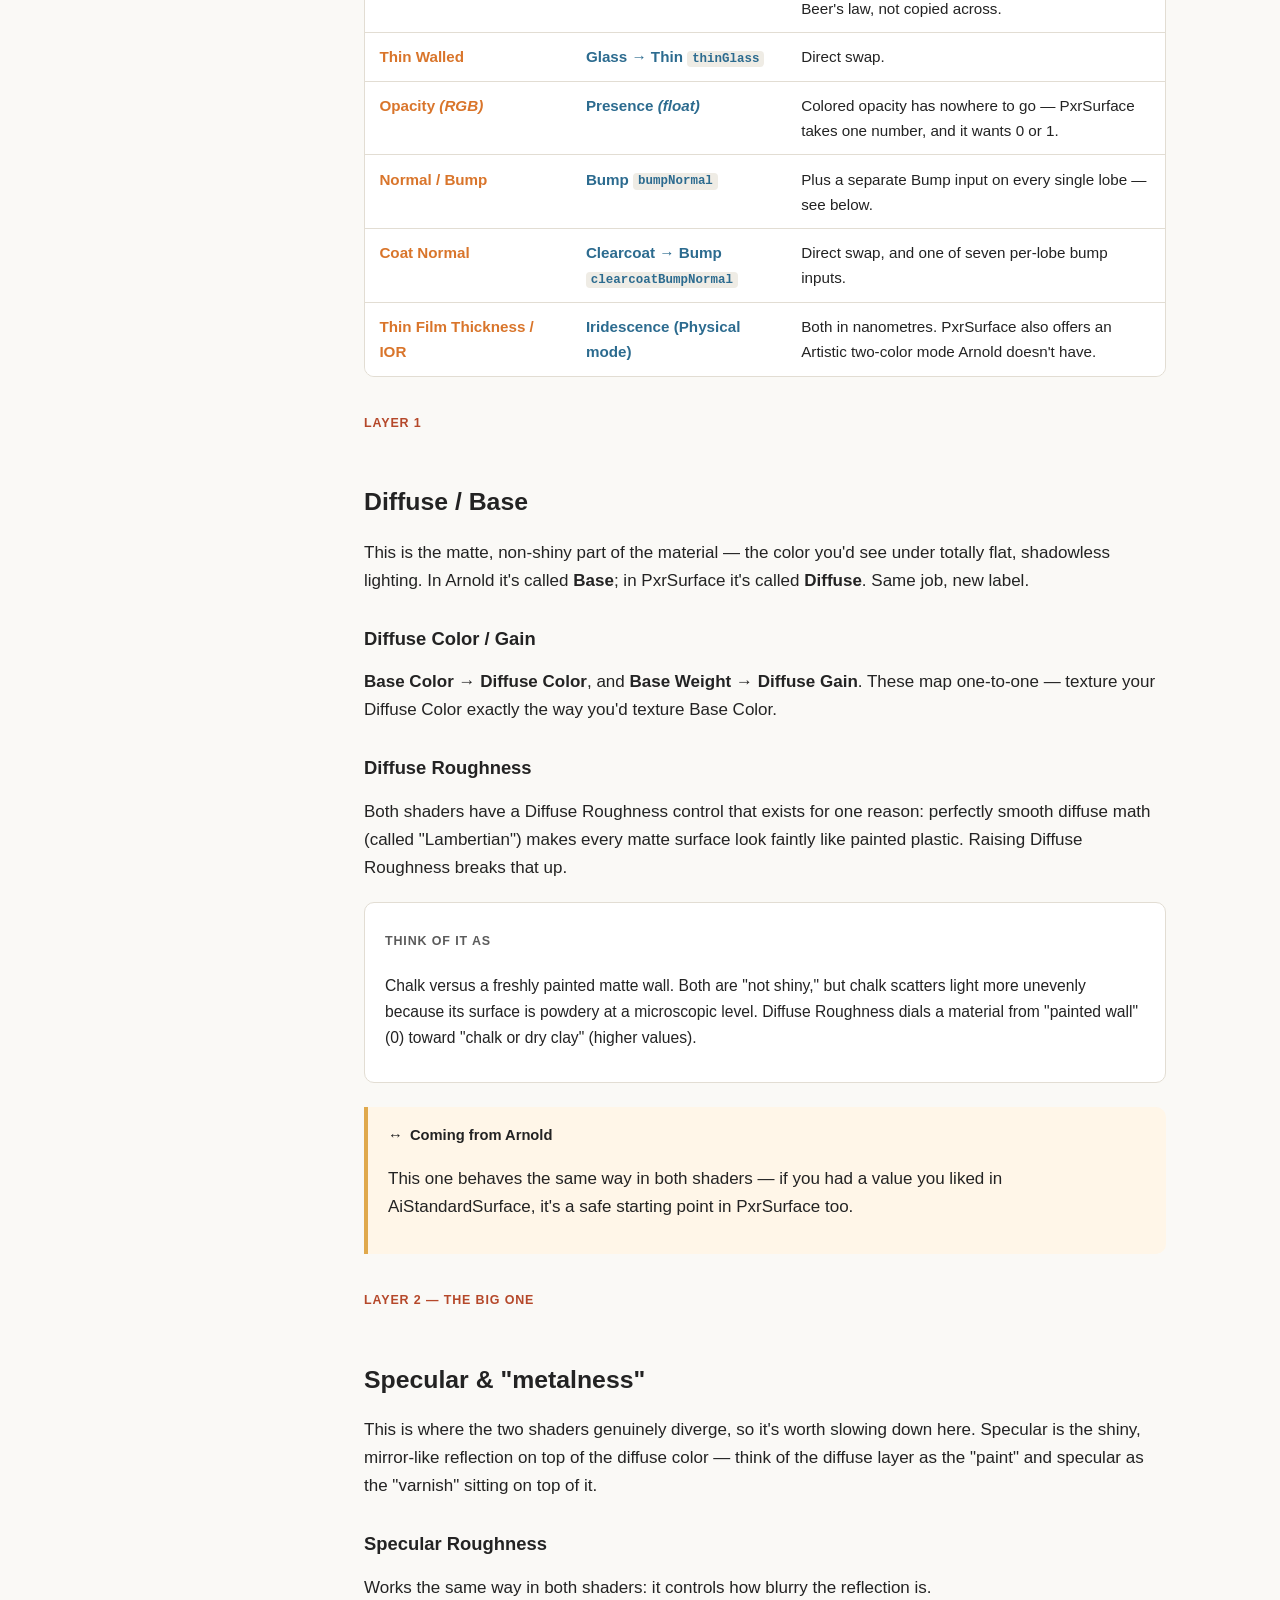
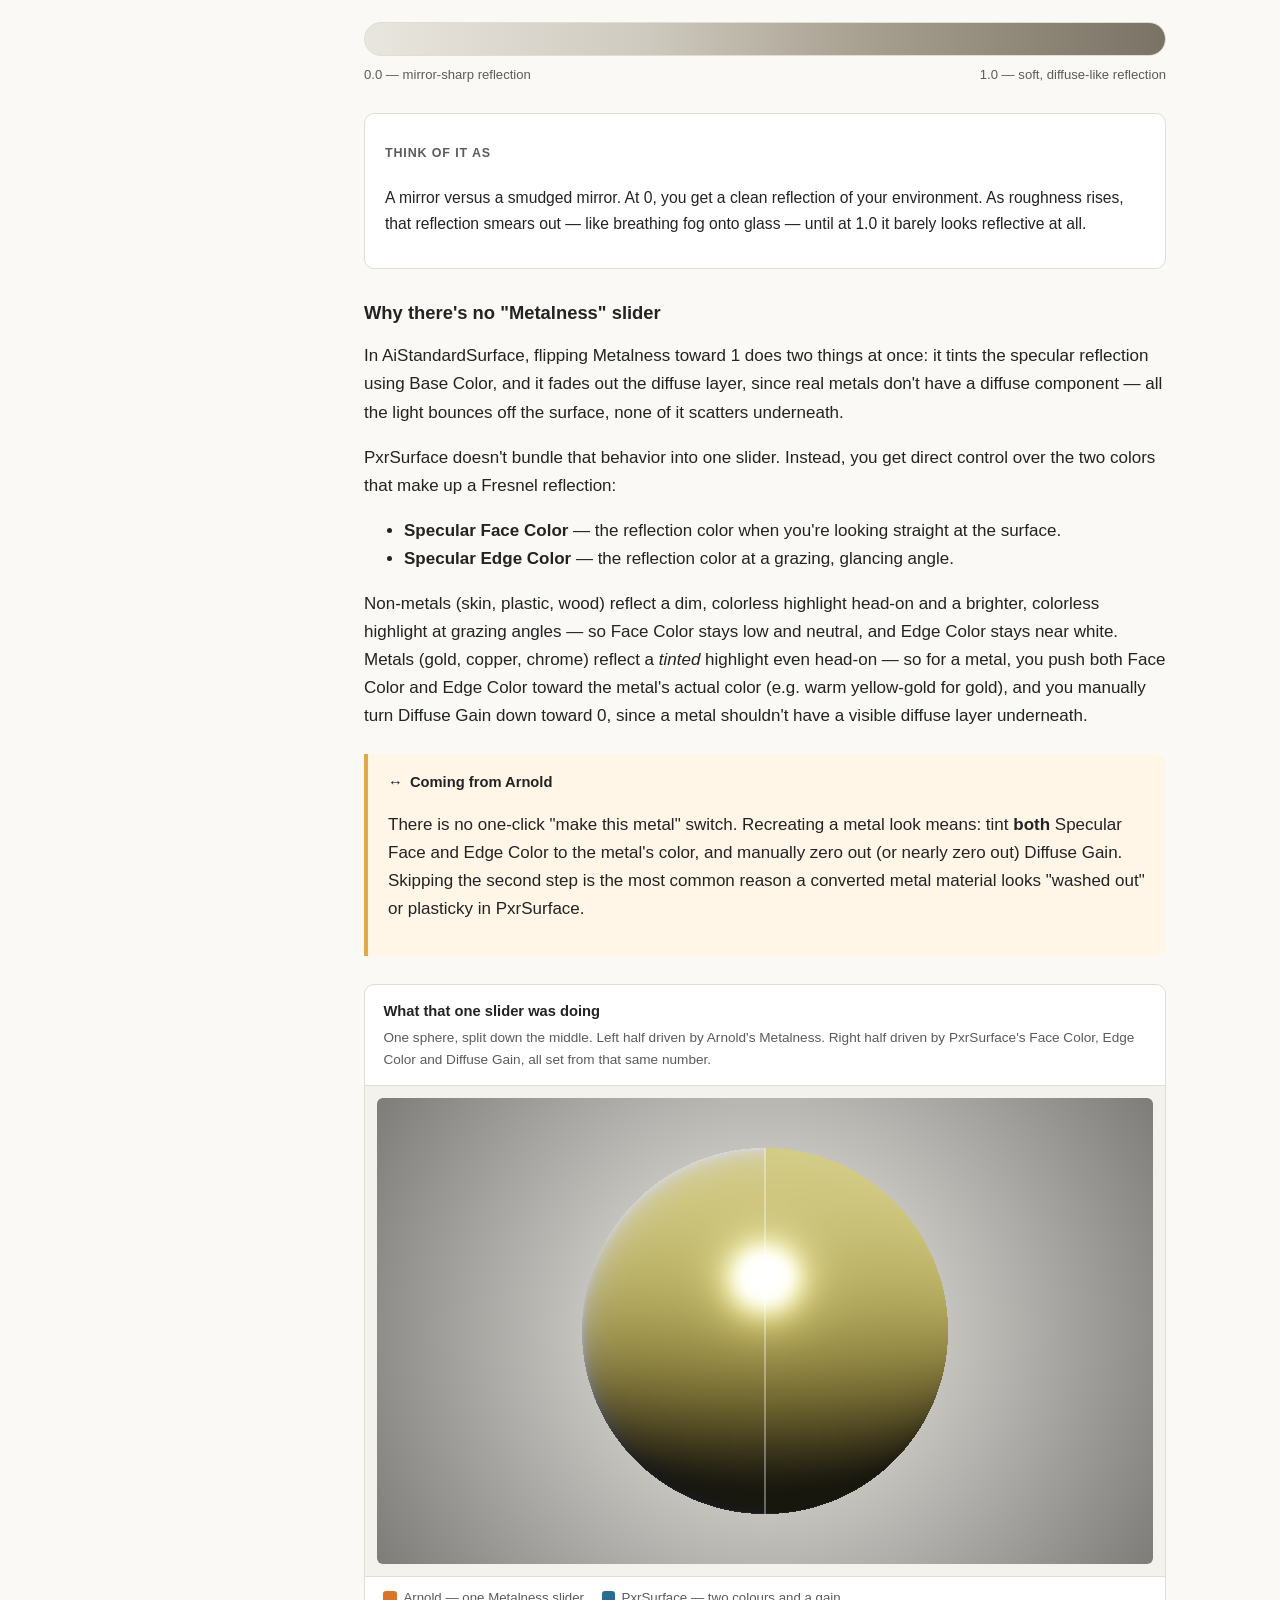
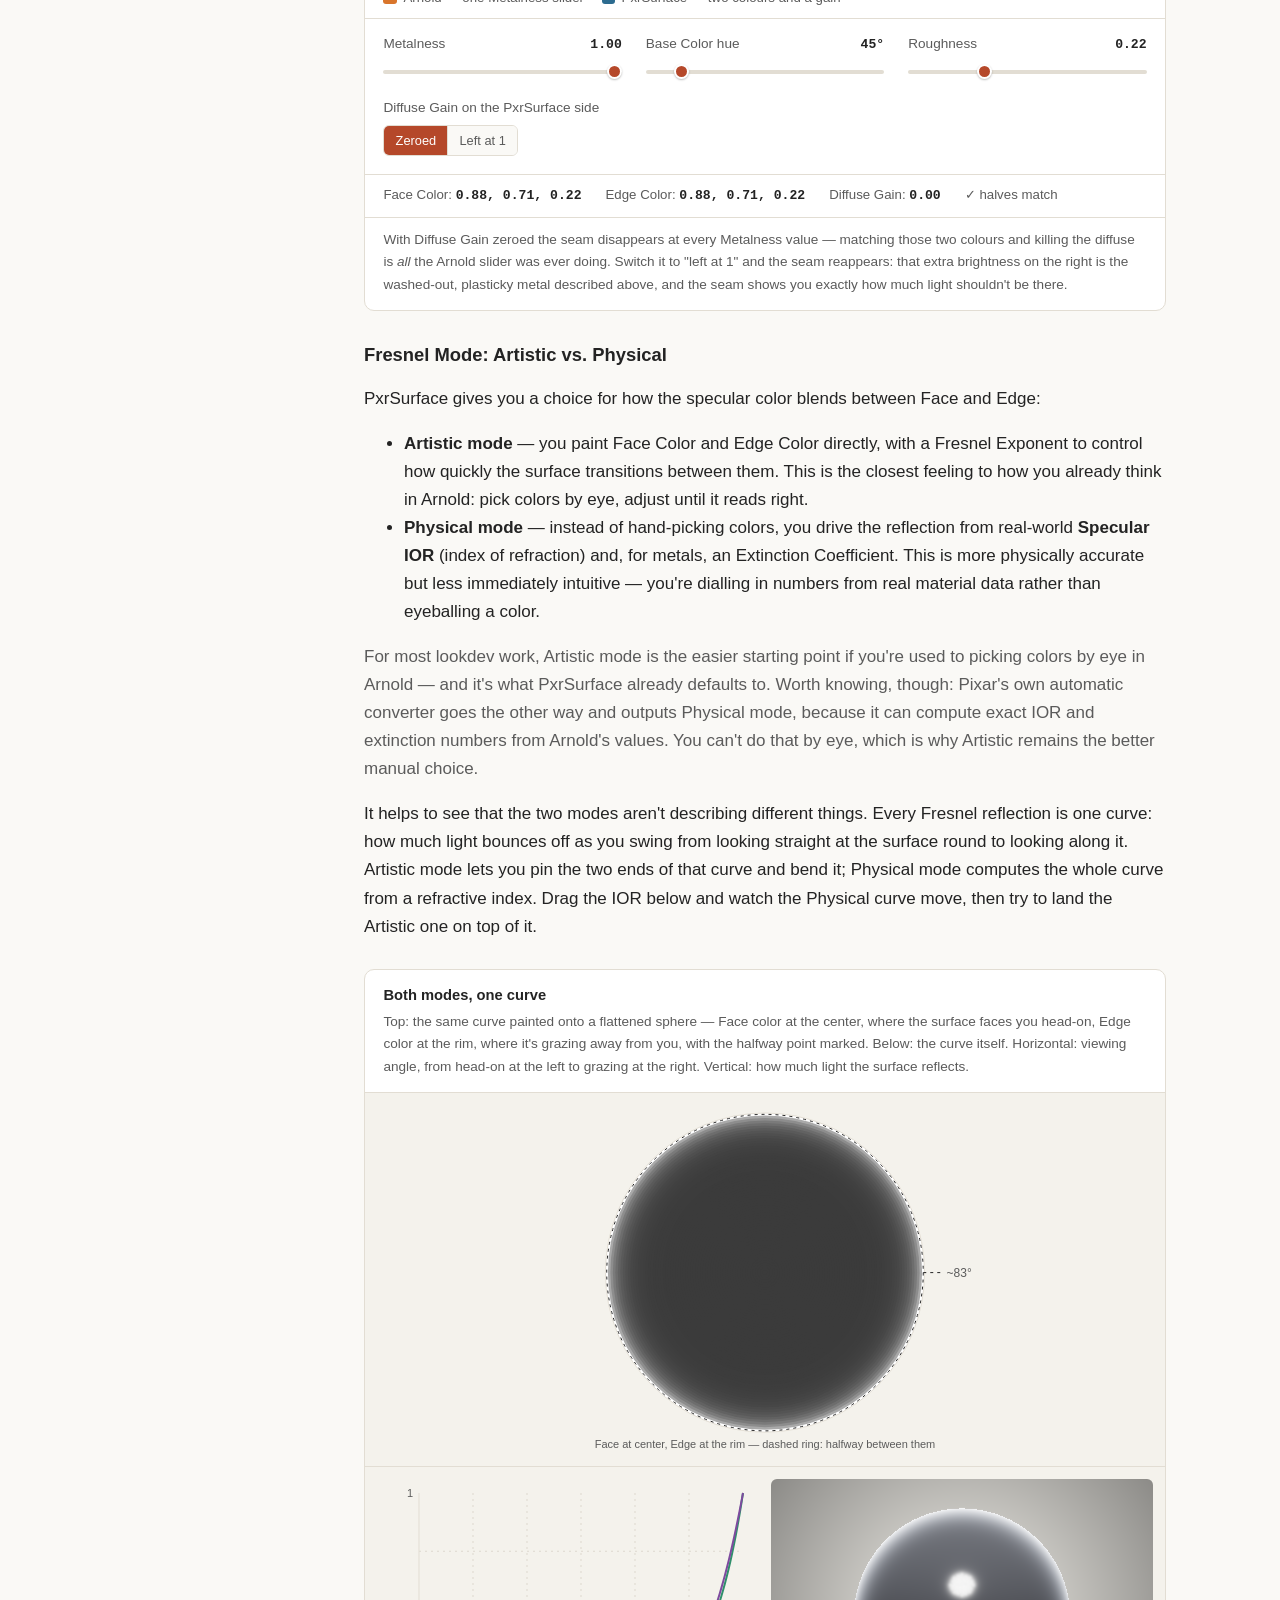
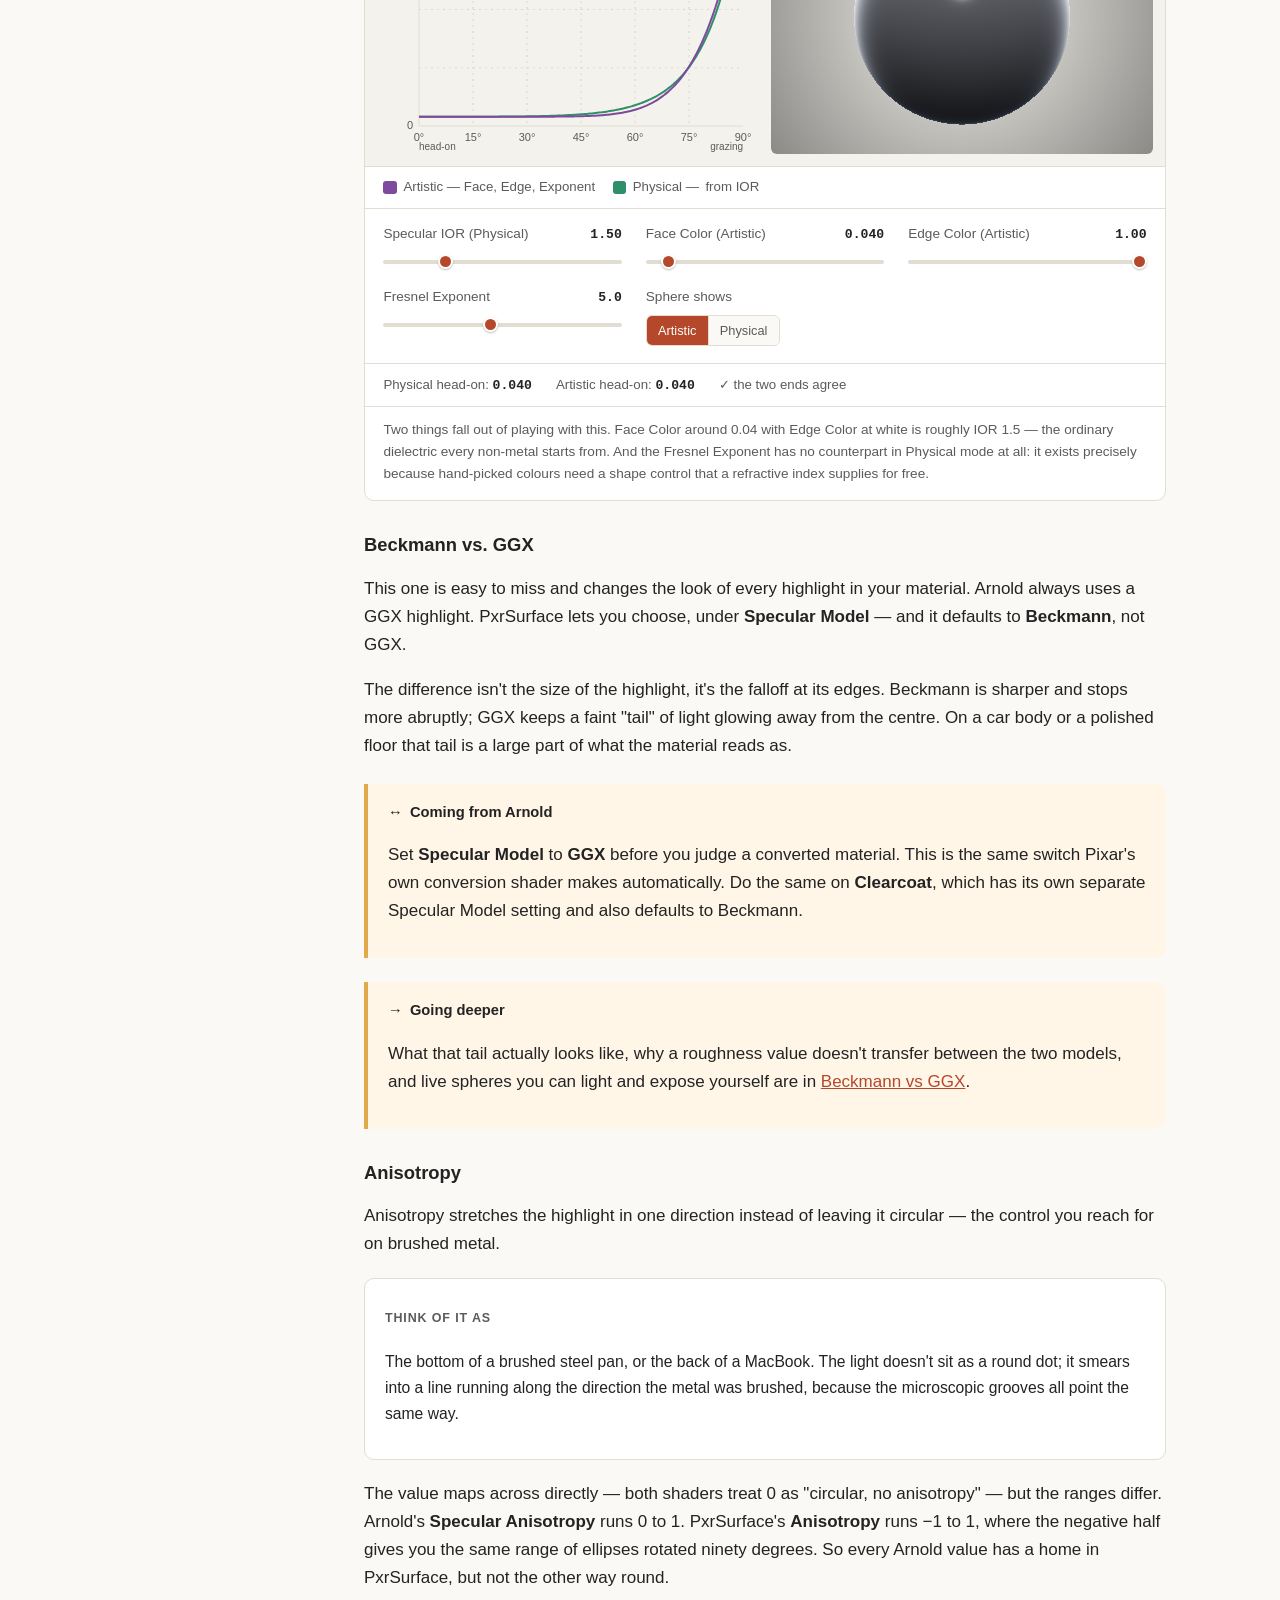
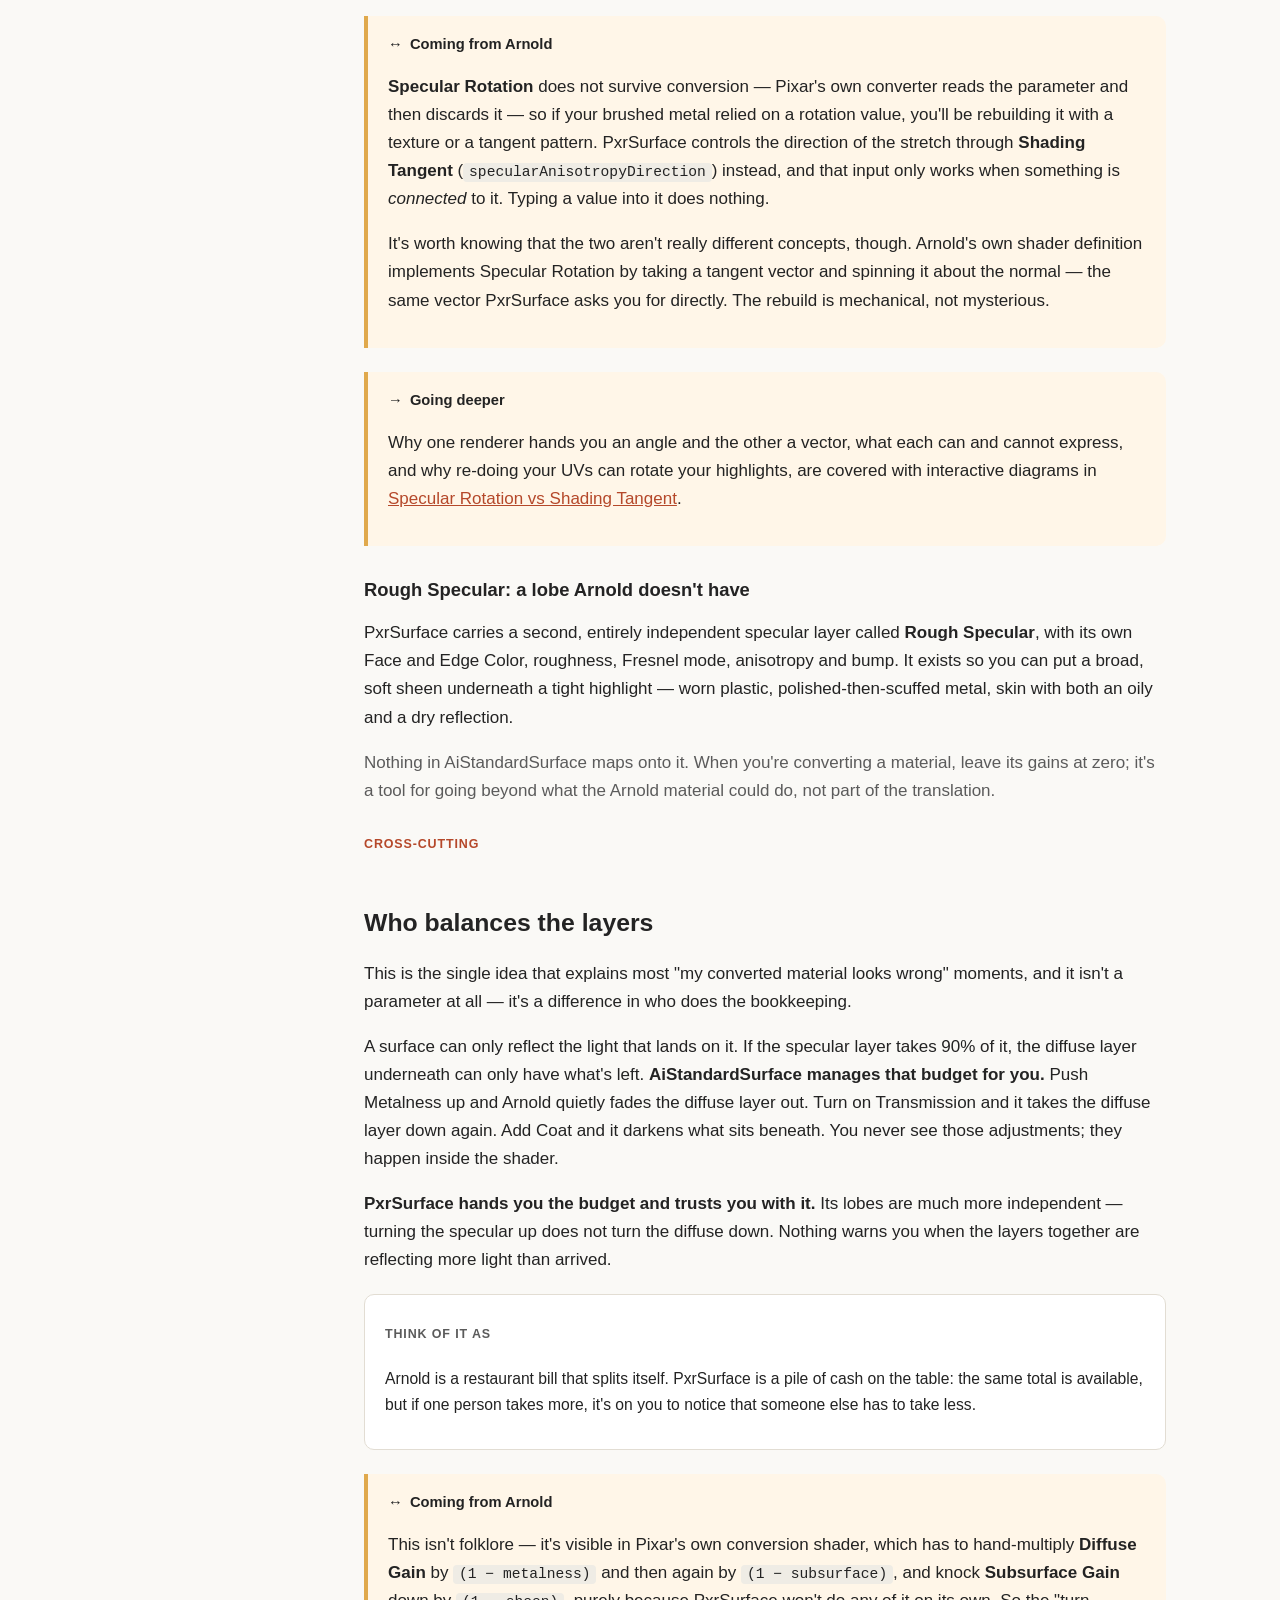
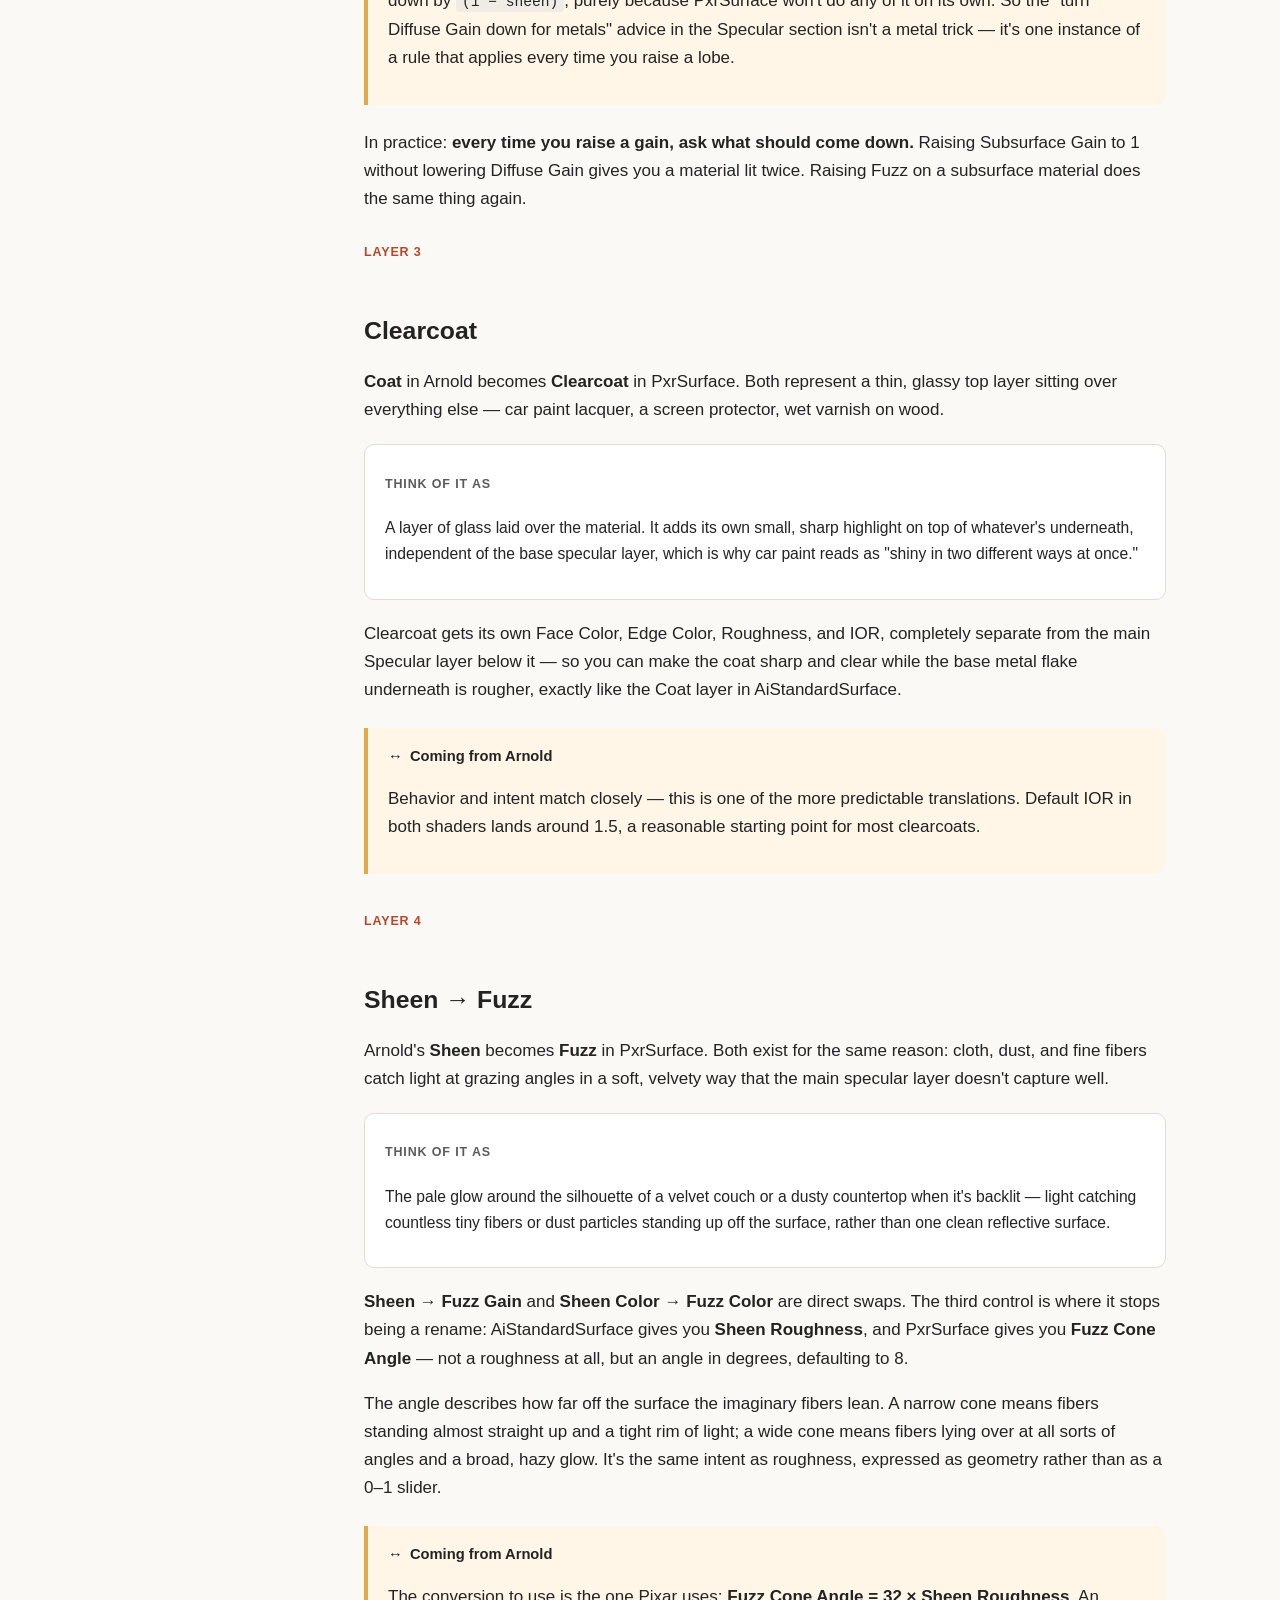
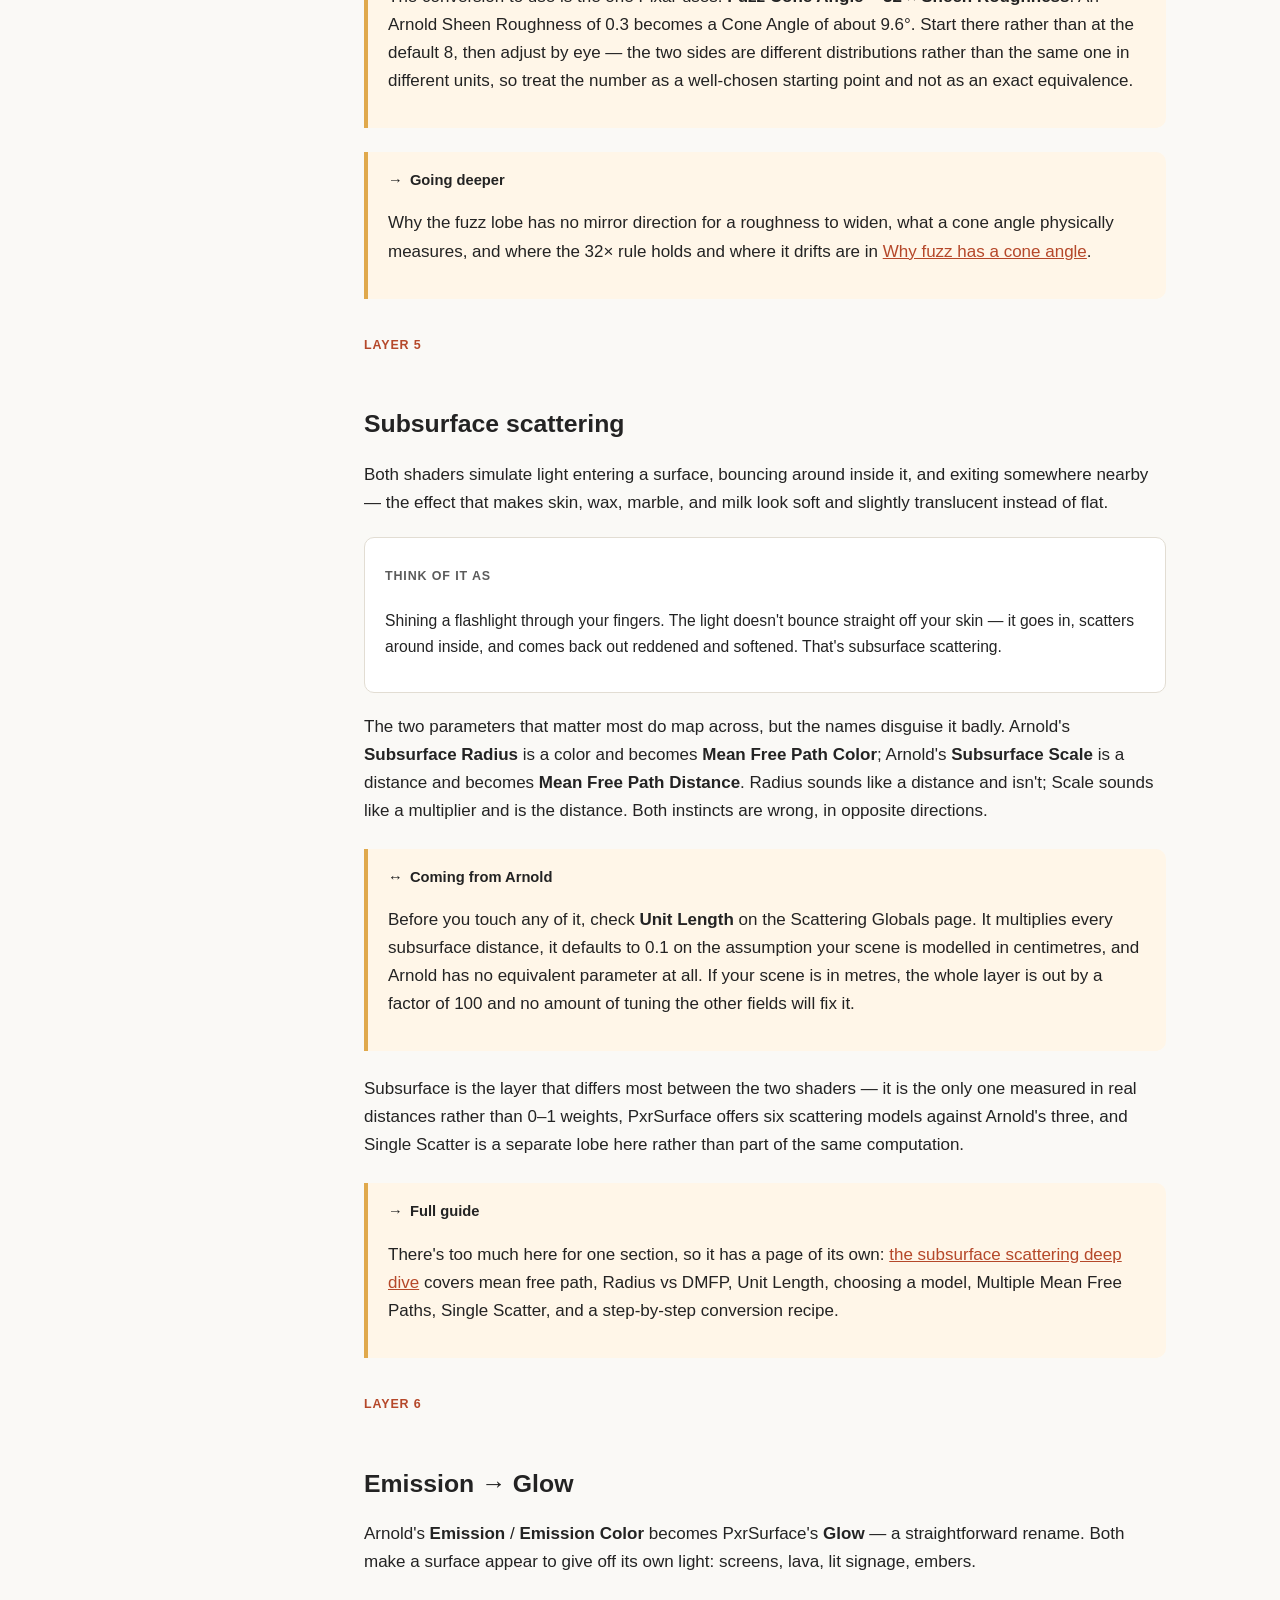
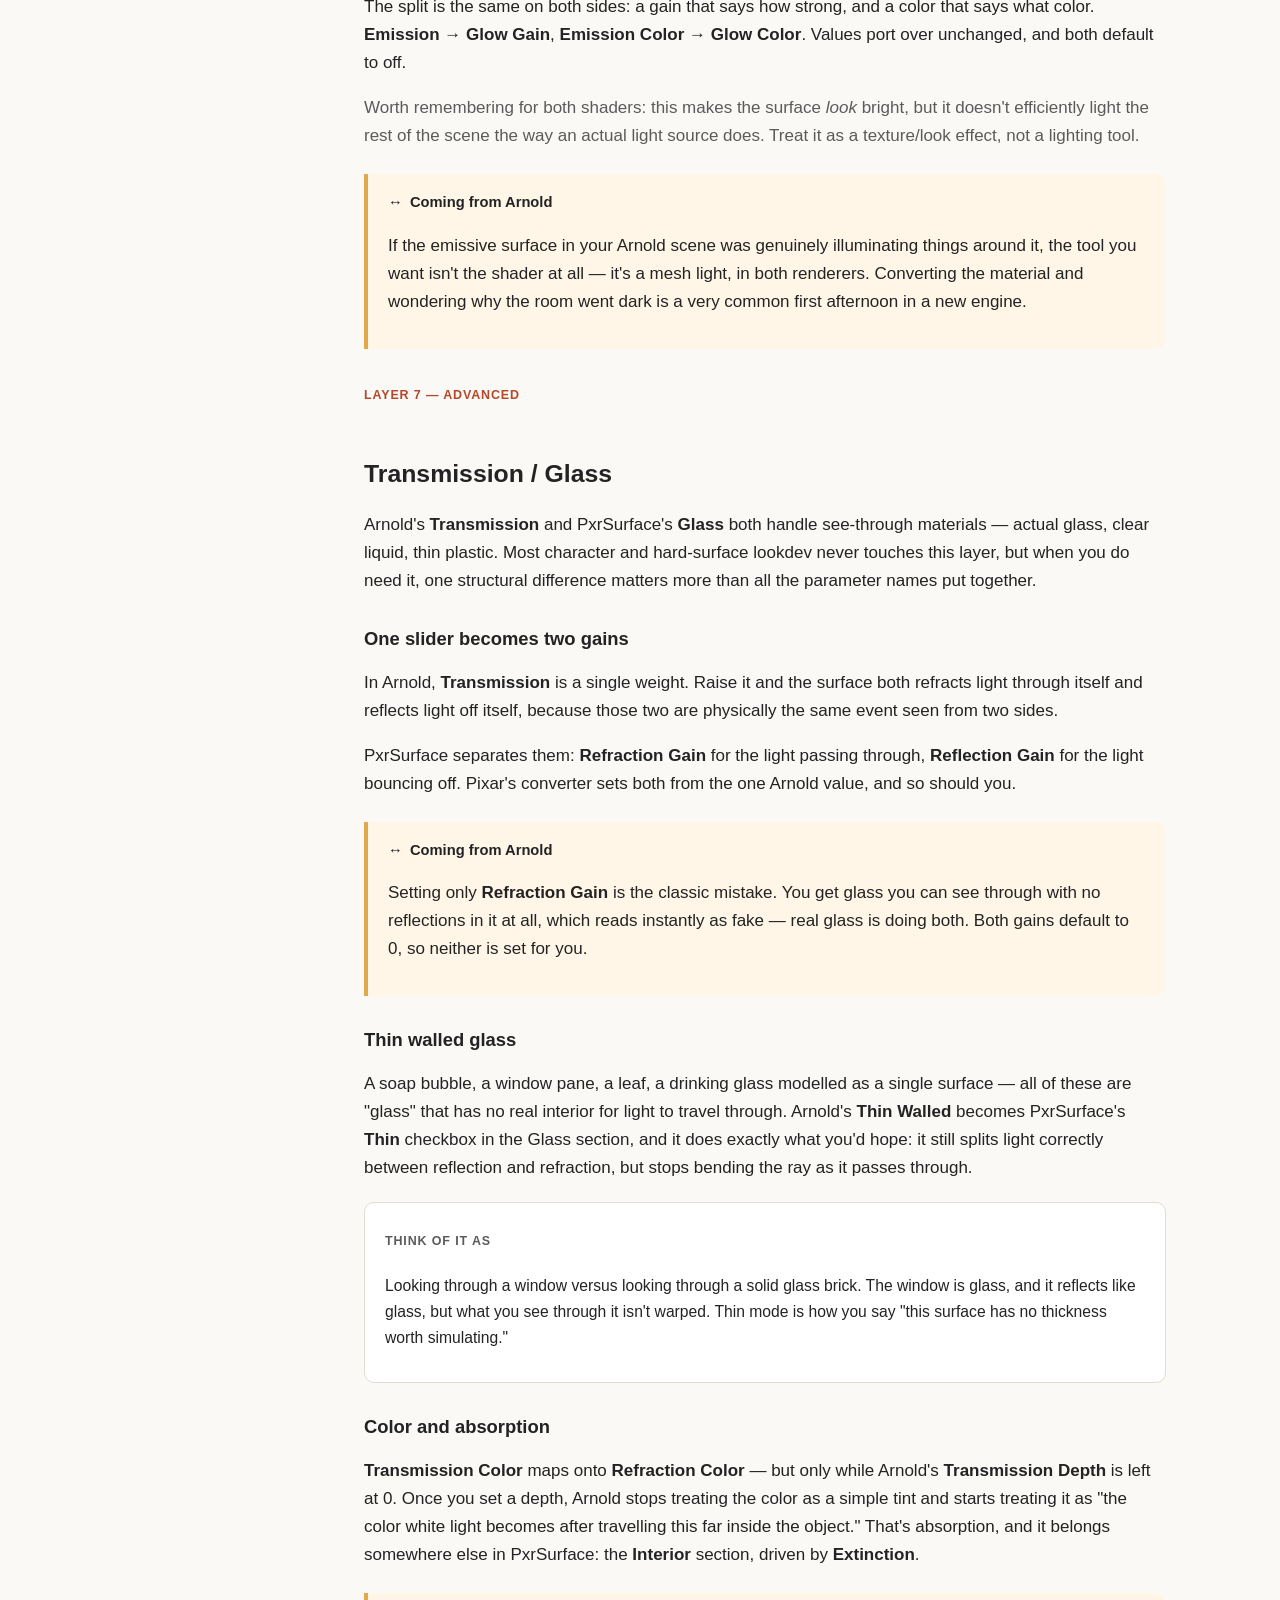
<file: guide.html>
<!DOCTYPE html>
<html lang="en" data-lang="en">
<head>
<meta charset="UTF-8">
<meta name="viewport" content="width=device-width, initial-scale=1.0">
<title data-title-pl="AiStandardSurface → PxrSurface — przewodnik">AiStandardSurface → PxrSurface Guide</title>
<meta name="description" content="A plain-language guide for non-technical artists moving from Arnold's AiStandardSurface to RenderMan's PxrSurface.">
<link rel="stylesheet" href="assets/css/style.css">
<script>
(function () {
  var d = document.documentElement, l = null;
  try { l = new URLSearchParams(location.search).get('lang') || localStorage.getItem('rmg-lang'); } catch (e) {}
  if (l !== 'en' && l !== 'pl') l = (navigator.language || '').toLowerCase().indexOf('pl') === 0 ? 'pl' : 'en';
  d.setAttribute('data-lang', l); d.lang = l; d.classList.add('js');
})();
</script>
</head>
<body>

<nav class="topnav topnav--i18n">
  <a class="topnav__brand" href="index.html">Shader <span>Migration</span> Guides</a>
  <div class="topnav__links">
    <a href="index.html">Home</a>
    <a href="guide.html" class="active">AiStandardSurface → PxrSurface</a>
    <a href="sss.html">Subsurface scattering</a>
    <a href="lama.html">PxrSurface vs Lama</a>
    <a href="lama-debug.html">Lama troubleshooting</a>
    <a href="spec.html">Beckmann vs GGX</a>
    <a href="aniso.html">Anisotropy</a>
    <a href="fuzz.html">Fuzz</a>
  </div>
  <div class="lang-switch" role="group" aria-label="Language / Język">
    <button type="button" data-set-lang="en" class="is-active" aria-pressed="true">EN</button>
    <button type="button" data-set-lang="pl" aria-pressed="false">PL</button>
  </div>
</nav>

<header class="hero">
  <p class="section-kicker"><span lang="en">Transition guide</span><span lang="pl">Przewodnik przejścia</span></p>
  <h1>AiStandardSurface → PxrSurface</h1>
  <p class="lead" lang="en">
    Same job, different toolbox. This guide maps Arnold's AiStandardSurface
    controls onto RenderMan's PxrSurface, explains what each parameter is
    actually doing to the light, and flags the handful of places the two
    shaders think about materials differently.
  </p>
  <p class="lead" lang="pl">
    Ta sama praca, inna skrzynka z narzędziami. Ten przewodnik mapuje
    kontrolki AiStandardSurface Arnolda na PxrSurface RenderMana, wyjaśnia,
    co każdy parametr naprawdę robi ze światłem, i zaznacza garstkę miejsc,
    w których oba shadery inaczej myślą o materiałach.
  </p>
</header>

<div class="guide-layout">
  <aside class="toc">
    <h2><span lang="en">On this page</span><span lang="pl">Na tej stronie</span></h2>
    <ol>
      <li><a href="#mental-model"><span lang="en">The mental model</span><span lang="pl">Model mentalny</span></a></li>
      <li><a href="#quick-reference"><span lang="en">Quick reference table</span><span lang="pl">Tabela szybkiego odniesienia</span></a></li>
      <li><a href="#diffuse"><span lang="en">Diffuse / Base</span><span lang="pl">Diffuse / Base</span></a></li>
      <li><a href="#specular"><span lang="en">Specular &amp; "metalness"</span><span lang="pl">Specular i „metaliczność"</span></a></li>
      <li><a href="#energy"><span lang="en">Who balances the layers</span><span lang="pl">Kto balansuje warstwy</span></a></li>
      <li><a href="#clearcoat">Clearcoat</a></li>
      <li><a href="#fuzz"><span lang="en">Sheen → Fuzz</span><span lang="pl">Sheen → Fuzz</span></a></li>
      <li><a href="#subsurface"><span lang="en">Subsurface scattering</span><span lang="pl">Subsurface scattering</span></a></li>
      <li><a href="#glow"><span lang="en">Emission → Glow</span><span lang="pl">Emission → Glow</span></a></li>
      <li><a href="#transmission"><span lang="en">Transmission / Glass</span><span lang="pl">Transmission / Glass</span></a></li>
      <li><a href="#bump"><span lang="en">Bump, normal &amp; displacement</span><span lang="pl">Bump, normal i displacement</span></a></li>
      <li><a href="#presence"><span lang="en">Presence &amp; opacity</span><span lang="pl">Presence i opacity</span></a></li>
      <li><a href="#iridescence"><span lang="en">Iridescence &amp; thin film</span><span lang="pl">Iridescence i cienka warstwa</span></a></li>
      <li><a href="#first-15"><span lang="en">Your first 15 minutes</span><span lang="pl">Twoje pierwsze 15 minut</span></a></li>
      <li><a href="#pitfalls"><span lang="en">Common pitfalls</span><span lang="pl">Typowe pułapki</span></a></li>
    </ol>
  </aside>

  <main class="guide-content">

    <section id="mental-model">
      <h2><span lang="en">The mental model</span><span lang="pl">Model mentalny</span></h2>
      <p lang="en">
        Both shaders are "one node does everything" surface shaders — you're not
        switching to a node-graph-per-material workflow. PxrSurface is built the
        same way AiStandardSurface is: a stack of light-response <strong>layers</strong>
        (diffuse, specular, a coat, subsurface, and so on) that all live inside one
        shader and blend together. The stack is just organized and named a little
        differently.
      </p>
      <p lang="pl">
        Oba shadery to shadery powierzchni typu „jeden węzeł robi wszystko" —
        nie przechodzisz na workflow z grafem węzłów na materiał. PxrSurface
        jest zbudowany tak samo jak AiStandardSurface: stos reagujących na
        światło <strong>warstw</strong> (diffuse, specular, powłoka,
        subsurface i tak dalej), które wszystkie żyją wewnątrz jednego
        shadera i mieszają się razem. Stos jest po prostu inaczej
        zorganizowany i nazwany.
      </p>

      <div class="stack-compare">
        <div class="stack stack--arnold">
          <div class="stack__title stack__title--arnold">AiStandardSurface</div>
          <div class="stack__layers">
            <div class="stack__layer">Coat</div>
            <div class="stack__layer">Thin Film</div>
            <div class="stack__layer">Sheen</div>
            <div class="stack__layer">Specular (+ Metalness)</div>
            <div class="stack__layer">Transmission</div>
            <div class="stack__layer">Subsurface</div>
            <div class="stack__layer">Base (Diffuse)</div>
            <div class="stack__layer">Emission</div>
          </div>
        </div>
        <div class="stack stack--pxr">
          <div class="stack__title stack__title--pxr">PxrSurface</div>
          <div class="stack__layers">
            <div class="stack__layer">Clearcoat</div>
            <div class="stack__layer">Iridescence</div>
            <div class="stack__layer">Fuzz</div>
            <div class="stack__layer">Specular + Rough Specular</div>
            <div class="stack__layer">Glass</div>
            <div class="stack__layer">Subsurface</div>
            <div class="stack__layer">Diffuse</div>
            <div class="stack__layer">Glow</div>
          </div>
        </div>
      </div>

      <p class="muted" lang="en">
        Broadly the same jobs, different names for most of them. The one layer
        that genuinely works differently — not just a rename — is Specular,
        because that's where "metalness" lives in Arnold and doesn't exist as a
        single slider in PxrSurface. More on that below.
      </p>
      <p class="muted" lang="pl">
        Ogólnie te same zadania, dla większości po prostu inne nazwy. Jedyna
        warstwa, która naprawdę działa inaczej — nie tylko ma inną nazwę — to
        Specular, bo właśnie tam w Arnoldzie mieszka „metaliczność"
        (Metalness) i nie istnieje jako pojedynczy suwak w PxrSurface. Więcej
        o tym niżej.
      </p>
      <p class="muted" lang="en">
        PxrSurface also has one lobe with no Arnold counterpart at all:
        <strong>Rough Specular</strong>, a complete second specular layer with
        its own colors, roughness and bump. Nothing in AiStandardSurface maps
        onto it, so it stays switched off unless you deliberately reach for it.
      </p>
      <p class="muted" lang="pl">
        PxrSurface ma też jeden płat, który nie ma żadnego odpowiednika w
        Arnoldzie: <strong>Rough Specular</strong>, kompletną drugą warstwę
        specular z własnymi kolorami, roughness i bumpem. Nic w
        AiStandardSurface się na nią nie mapuje, więc zostaje wyłączona, o
        ile świadomie po nią nie sięgniesz.
      </p>
    </section>

    <section id="quick-reference">
      <h2><span lang="en">Quick reference table</span><span lang="pl">Tabela szybkiego odniesienia</span></h2>
      <p lang="en">
        Look up a single control here, then jump to its section below for the
        full explanation. Where a name in brackets appears, that's the internal
        parameter name — useful when you're searching a node editor rather than
        reading a UI label.
      </p>
      <p lang="pl">
        Znajdź tu pojedynczą kontrolkę, a potem przejdź do jej sekcji niżej po
        pełne wyjaśnienie. Tam, gdzie pojawia się nazwa w nawiasie, to
        wewnętrzna nazwa parametru — przydatna, gdy szukasz w edytorze węzłów,
        a nie czytasz etykiety w interfejsie.
      </p>

      <div class="table-scroll">
        <table>
          <thead>
            <tr>
              <th>AiStandardSurface</th>
              <th>PxrSurface</th>
              <th><span lang="en">Note</span><span lang="pl">Uwaga</span></th>
            </tr>
          </thead>
          <tbody>
            <tr>
              <td class="col-arnold">Base Color</td>
              <td class="col-pxr">Diffuse Color</td>
              <td><span lang="en">Direct swap.</span><span lang="pl">Bezpośrednia zamiana.</span></td>
            </tr>
            <tr>
              <td class="col-arnold">Base Weight</td>
              <td class="col-pxr">Diffuse Gain</td>
              <td><span lang="en">Direct swap.</span><span lang="pl">Bezpośrednia zamiana.</span></td>
            </tr>
            <tr>
              <td class="col-arnold">Diffuse Roughness</td>
              <td class="col-pxr">Diffuse Roughness</td>
              <td><span lang="en">Same idea: a flatter, more "powdery" diffuse response at higher values.</span><span lang="pl">Ta sama idea: płaska, bardziej „pudrowa" odpowiedź diffuse przy wyższych wartościach.</span></td>
            </tr>
            <tr>
              <td class="col-arnold">Specular Color</td>
              <td class="col-pxr">Specular Face Color / Edge Color</td>
              <td><span lang="en">PxrSurface splits specular color into face-on vs. grazing-angle color.</span><span lang="pl">PxrSurface dzieli kolor specular na kolor patrząc wprost i pod kątem ślizgowym.</span></td>
            </tr>
            <tr>
              <td class="col-arnold">Specular Roughness</td>
              <td class="col-pxr">Specular Roughness</td>
              <td><span lang="en">Same idea, values feel similar in practice.</span><span lang="pl">Ta sama idea, w praktyce wartości czują się podobnie.</span></td>
            </tr>
            <tr>
              <td class="col-arnold">Specular IOR</td>
              <td class="col-pxr">Refraction Index <code>specularIor</code></td>
              <td><span lang="en">Only used if you switch Fresnel Mode to Physical — see below. Note it's a <em>color</em> in PxrSurface, not a single float.</span><span lang="pl">Używane tylko gdy przełączysz Fresnel Mode na Physical — patrz niżej. W PxrSurface to <em>kolor</em>, nie pojedyncza liczba.</span></td>
            </tr>
            <tr>
              <td class="col-arnold">Metalness</td>
              <td class="col-pxr"><em><span lang="en">No direct equivalent</span><span lang="pl">brak bezpośredniego odpowiednika</span></em></td>
              <td><span lang="en">Achieved via Specular Edge/Face Color instead. Biggest conceptual jump — see below.</span><span lang="pl">Osiągane zamiast tego przez Specular Edge/Face Color. Największy skok koncepcyjny — patrz niżej.</span></td>
            </tr>
            <tr>
              <td class="col-arnold">Specular Anisotropy</td>
              <td class="col-pxr">Anisotropy <code>specularAnisotropy</code></td>
              <td><span lang="en">Same meaning, wider range: Arnold is 0→1, PxrSurface is −1→1. Circular at 0 in both.</span><span lang="pl">To samo znaczenie, szerszy zakres: Arnold to 0→1, PxrSurface to −1→1. W obu okrągłe przy 0.</span></td>
            </tr>
            <tr>
              <td class="col-arnold">Specular Rotation</td>
              <td class="col-pxr">Shading Tangent <code>specularAnisotropyDirection</code></td>
              <td><span lang="en">No slider equivalent. PxrSurface only accepts a <em>connection</em> here, not a typed value.</span><span lang="pl">Brak odpowiednika w postaci suwaka. PxrSurface akceptuje tu tylko <em>połączenie</em>, nie wpisaną wartość.</span></td>
            </tr>
            <tr>
              <td class="col-arnold"><em><span lang="en">Always GGX</span><span lang="pl">Zawsze GGX</span></em></td>
              <td class="col-pxr">Specular Model <code>specularModelType</code></td>
              <td><span lang="en">PxrSurface lets you pick Beckmann or GGX, and defaults to Beckmann. Switch it to GGX to match Arnold.</span><span lang="pl">PxrSurface pozwala wybrać Beckmann lub GGX, domyślnie Beckmann. Przełącz na GGX, by dopasować do Arnolda.</span></td>
            </tr>
            <tr>
              <td class="col-arnold"><em><span lang="en">No equivalent</span><span lang="pl">brak odpowiednika</span></em></td>
              <td class="col-pxr">Rough Specular</td>
              <td><span lang="en">A whole second specular lobe PxrSurface has and Arnold doesn't. Leave it off when converting.</span><span lang="pl">Cały drugi płat specular, który ma PxrSurface, a Arnold nie. Zostaw wyłączony przy konwersji.</span></td>
            </tr>
            <tr>
              <td class="col-arnold">Coat</td>
              <td class="col-pxr">Clearcoat</td>
              <td><span lang="en">Same purpose, own Face/Edge Color and roughness.</span><span lang="pl">To samo przeznaczenie, własny Face/Edge Color i roughness.</span></td>
            </tr>
            <tr>
              <td class="col-arnold">Sheen / Sheen Color</td>
              <td class="col-pxr">Fuzz Gain / Fuzz Color</td>
              <td><span lang="en">Same purpose: cloth, dust, velvet edge glow.</span><span lang="pl">To samo przeznaczenie: poświata na krawędzi tkaniny, kurzu, aksamitu.</span></td>
            </tr>
            <tr>
              <td class="col-arnold">Sheen Roughness</td>
              <td class="col-pxr">Fuzz Cone Angle</td>
              <td><span lang="en">Not a roughness at all — an angle in degrees. Pixar's own converter uses Cone Angle = 32 × Sheen Roughness.</span><span lang="pl">To wcale nie roughness — kąt w stopniach. Konwerter Pixara sam używa Cone Angle = 32 × Sheen Roughness.</span></td>
            </tr>
            <tr>
              <td class="col-arnold">Subsurface / Subsurface Color</td>
              <td class="col-pxr">Subsurface Gain / Color</td>
              <td><span lang="en">Direct swap.</span><span lang="pl">Bezpośrednia zamiana.</span></td>
            </tr>
            <tr>
              <td class="col-arnold">Subsurface Radius</td>
              <td class="col-pxr">Mean Free Path Color <code>subsurfaceDmfpColor</code></td>
              <td><span lang="en">Radius becomes a <em>color</em>, not a distance. Catches people out.</span><span lang="pl">Radius staje się <em>kolorem</em>, nie odległością. Ludzie się na tym łapią.</span></td>
            </tr>
            <tr>
              <td class="col-arnold">Subsurface Scale</td>
              <td class="col-pxr">Mean Free Path Distance <code>subsurfaceDmfp</code></td>
              <td><span lang="en">Scale becomes the distance — then multiplied again by Unit Length, which Arnold has no equivalent for.</span><span lang="pl">Scale staje się odległością — potem mnożoną jeszcze przez Unit Length, dla którego Arnold nie ma odpowiednika.</span></td>
            </tr>
            <tr>
              <td class="col-arnold">Subsurface Type</td>
              <td class="col-pxr">Subsurface Model <code>subsurfaceType</code></td>
              <td><span lang="en">Six models in PxrSurface vs two in Arnold — see below.</span><span lang="pl">Sześć modeli w PxrSurface kontra dwa w Arnoldzie — patrz niżej.</span></td>
            </tr>
            <tr>
              <td class="col-arnold">Emission / Emission Color</td>
              <td class="col-pxr">Glow Gain / Glow Color</td>
              <td><span lang="en">Direct swap, just renamed.</span><span lang="pl">Bezpośrednia zamiana, po prostu zmieniona nazwa.</span></td>
            </tr>
            <tr>
              <td class="col-arnold">Transmission</td>
              <td class="col-pxr">Reflection Gain <em>and</em> Refraction Gain</td>
              <td><span lang="en">One Arnold slider becomes two PxrSurface gains. Set both.</span><span lang="pl">Jeden suwak Arnolda staje się dwoma gainami PxrSurface. Ustaw oba.</span></td>
            </tr>
            <tr>
              <td class="col-arnold">Transmission Color</td>
              <td class="col-pxr">Refraction Color</td>
              <td><span lang="en">Direct swap — as long as Transmission Depth is 0.</span><span lang="pl">Bezpośrednia zamiana — o ile Transmission Depth wynosi 0.</span></td>
            </tr>
            <tr>
              <td class="col-arnold">Transmission Depth</td>
              <td class="col-pxr">Interior → Extinction</td>
              <td><span lang="en">Depth is converted into an extinction coefficient by Beer's law, not copied across.</span><span lang="pl">Depth jest przeliczane na współczynnik ekstynkcji prawem Beera, nie kopiowane wprost.</span></td>
            </tr>
            <tr>
              <td class="col-arnold">Thin Walled</td>
              <td class="col-pxr">Glass → Thin <code>thinGlass</code></td>
              <td><span lang="en">Direct swap.</span><span lang="pl">Bezpośrednia zamiana.</span></td>
            </tr>
            <tr>
              <td class="col-arnold">Opacity <em>(RGB)</em></td>
              <td class="col-pxr">Presence <em><span lang="en">(float)</span><span lang="pl">(liczba)</span></em></td>
              <td><span lang="en">Colored opacity has nowhere to go — PxrSurface takes one number, and it wants 0 or 1.</span><span lang="pl">Kolorowa opacity nie ma dokąd pójść — PxrSurface przyjmuje jedną liczbę i chce 0 albo 1.</span></td>
            </tr>
            <tr>
              <td class="col-arnold">Normal / Bump</td>
              <td class="col-pxr">Bump <code>bumpNormal</code></td>
              <td><span lang="en">Plus a separate Bump input on every single lobe — see below.</span><span lang="pl">Plus osobne wejście Bump na każdym pojedynczym płacie — patrz niżej.</span></td>
            </tr>
            <tr>
              <td class="col-arnold">Coat Normal</td>
              <td class="col-pxr">Clearcoat → Bump <code>clearcoatBumpNormal</code></td>
              <td><span lang="en">Direct swap, and one of seven per-lobe bump inputs.</span><span lang="pl">Bezpośrednia zamiana, jedno z siedmiu wejść bump per płat.</span></td>
            </tr>
            <tr>
              <td class="col-arnold">Thin Film Thickness / IOR</td>
              <td class="col-pxr">Iridescence (Physical mode)</td>
              <td><span lang="en">Both in nanometres. PxrSurface also offers an Artistic two-color mode Arnold doesn't have.</span><span lang="pl">Oba w nanometrach. PxrSurface oferuje też tryb Artistic z dwoma kolorami, którego Arnold nie ma.</span></td>
            </tr>
          </tbody>
        </table>
      </div>
    </section>

    <section id="diffuse">
      <p class="section-kicker"><span lang="en">Layer 1</span><span lang="pl">Warstwa 1</span></p>
      <h2>Diffuse / Base</h2>
      <p lang="en">
        This is the matte, non-shiny part of the material — the color you'd see
        under totally flat, shadowless lighting. In Arnold it's called
        <strong>Base</strong>; in PxrSurface it's called <strong>Diffuse</strong>.
        Same job, new label.
      </p>
      <p lang="pl">
        To matowa, nie-błyszcząca część materiału — kolor, jaki widziałbyś
        pod całkowicie płaskim, pozbawionym cieni światłem. W Arnoldzie nazywa
        się <strong>Base</strong>; w PxrSurface — <strong>Diffuse</strong>. Ta
        sama praca, nowa etykieta.
      </p>

      <h3>Diffuse Color / Gain</h3>
      <p lang="en">
        <strong>Base Color</strong> → <strong>Diffuse Color</strong>, and
        <strong>Base Weight</strong> → <strong>Diffuse Gain</strong>. These map
        one-to-one — texture your Diffuse Color exactly the way you'd texture
        Base Color.
      </p>
      <p lang="pl">
        <strong>Base Color</strong> → <strong>Diffuse Color</strong> (kolor
        rozproszenia), a <strong>Base Weight</strong> →
        <strong>Diffuse Gain</strong> (wzmocnienie rozproszenia). Mapują się
        jeden do jednego — teksturuj Diffuse Color dokładnie tak, jak
        teksturowałbyś Base Color.
      </p>

      <h3>Diffuse Roughness</h3>
      <p lang="en">
        Both shaders have a Diffuse Roughness control that exists for one
        reason: perfectly smooth diffuse math (called "Lambertian") makes every
        matte surface look faintly like painted plastic. Raising Diffuse
        Roughness breaks that up.
      </p>
      <p lang="pl">
        Oba shadery mają kontrolkę Diffuse Roughness (chropowatość
        rozproszenia), która istnieje z jednego powodu: idealnie gładka
        matematyka diffuse (nazywana „Lambertian") sprawia, że każda matowa
        powierzchnia wygląda odrobinę jak pomalowany plastik. Podniesienie
        Diffuse Roughness to rozbija.
      </p>
      <div class="analogy">
        <p class="section-kicker"><span lang="en">Think of it as</span><span lang="pl">Pomyśl o tym tak</span></p>
        <p lang="en">
          Chalk versus a freshly painted matte wall. Both are "not shiny," but
          chalk scatters light more unevenly because its surface is powdery at a
          microscopic level. Diffuse Roughness dials a material from "painted
          wall" (0) toward "chalk or dry clay" (higher values).
        </p>
        <p lang="pl">
          Kreda kontra świeżo pomalowana matowa ściana. Obie są „nie-błyszczące",
          ale kreda rozprasza światło mniej równomiernie, bo jej powierzchnia
          jest pudrowa w skali mikroskopowej. Diffuse Roughness przekręca
          materiał od „pomalowanej ściany" (0) w stronę „kredy lub suchej gliny"
          (wyższe wartości).
        </p>
      </div>

      <div class="callout">
        <div class="callout__title">↔ <span lang="en">Coming from Arnold</span><span lang="pl">Przesiadka z Arnolda</span></div>
        <p lang="en">
          This one behaves the same way in both shaders — if you had a value
          you liked in AiStandardSurface, it's a safe starting point in
          PxrSurface too.
        </p>
        <p lang="pl">
          Ta kontrolka zachowuje się tak samo w obu shaderach — jeśli miałeś
          wartość, która ci się podobała w AiStandardSurface, jest bezpiecznym
          punktem startowym też w PxrSurface.
        </p>
      </div>
    </section>

    <section id="specular">
      <p class="section-kicker"><span lang="en">Layer 2 — the big one</span><span lang="pl">Warstwa 2 — ta duża</span></p>
      <h2><span lang="en">Specular &amp; "metalness"</span><span lang="pl">Specular i „metaliczność"</span></h2>
      <p lang="en">
        This is where the two shaders genuinely diverge, so it's worth slowing
        down here. Specular is the shiny, mirror-like reflection on top of the
        diffuse color — think of the diffuse layer as the "paint" and specular
        as the "varnish" sitting on top of it.
      </p>
      <p lang="pl">
        To miejsce, w którym oba shadery naprawdę się rozjeżdżają, więc warto
        tu zwolnić. Specular to błyszczące, lustrzane odbicie na wierzchu
        koloru diffuse — pomyśl o warstwie diffuse jako o „farbie", a o
        specular jako o „lakierze" leżącym na niej.
      </p>

      <h3>Specular Roughness</h3>
      <p lang="en">
        Works the same way in both shaders: it controls how blurry the
        reflection is.
      </p>
      <p lang="pl">
        Działa tak samo w obu shaderach: kontroluje, jak rozmyte jest
        odbicie.
      </p>
      <div class="slider-viz">
        <div class="slider-viz__bar" aria-hidden="true"></div>
        <div class="slider-viz__labels">
          <span><span lang="en">0.0 — mirror-sharp reflection</span><span lang="pl">0.0 — odbicie ostre jak lustro</span></span>
          <span><span lang="en">1.0 — soft, diffuse-like reflection</span><span lang="pl">1.0 — miękkie, niemal jak diffuse</span></span>
        </div>
      </div>
      <div class="analogy">
        <p class="section-kicker"><span lang="en">Think of it as</span><span lang="pl">Pomyśl o tym tak</span></p>
        <p lang="en">
          A mirror versus a smudged mirror. At 0, you get a clean reflection of
          your environment. As roughness rises, that reflection smears out —
          like breathing fog onto glass — until at 1.0 it barely looks
          reflective at all.
        </p>
        <p lang="pl">
          Lustro kontra zamazane lustro. Przy 0 dostajesz czyste odbicie
          otoczenia. Wraz ze wzrostem roughness to odbicie rozmazuje się — jak
          oddech na szkle — aż przy 1.0 ledwie wygląda na odbijające.
        </p>
      </div>

      <h3><span lang="en">Why there's no "Metalness" slider</span><span lang="pl">Dlaczego nie ma suwaka „Metalness"</span></h3>
      <p lang="en">
        In AiStandardSurface, flipping Metalness toward 1 does two things at
        once: it tints the specular reflection using Base Color, and it fades
        out the diffuse layer, since real metals don't have a diffuse
        component — all the light bounces off the surface, none of it
        scatters underneath.
      </p>
      <p lang="pl">
        W AiStandardSurface przesunięcie Metalness (metaliczności) w stronę 1
        robi dwie rzeczy naraz: barwi odbicie specular kolorem Base Color i
        wygasza warstwę diffuse, bo prawdziwe metale nie mają komponentu
        diffuse — całe światło odbija się od powierzchni, nic się nie
        rozprasza pod spodem.
      </p>
      <p lang="en">
        PxrSurface doesn't bundle that behavior into one slider. Instead, you
        get direct control over the two colors that make up a Fresnel
        reflection:
      </p>
      <p lang="pl">
        PxrSurface nie łączy tego zachowania w jednym suwaku. Zamiast tego
        dostajesz bezpośrednią kontrolę nad dwoma kolorami, z których składa
        się odbicie Fresnela:
      </p>
      <ul lang="en">
        <li><strong>Specular Face Color</strong> — the reflection color when you're looking straight at the surface.</li>
        <li><strong>Specular Edge Color</strong> — the reflection color at a grazing, glancing angle.</li>
      </ul>
      <ul lang="pl">
        <li><strong>Specular Face Color</strong> — kolor odbicia, gdy patrzysz prosto na powierzchnię.</li>
        <li><strong>Specular Edge Color</strong> — kolor odbicia pod kątem ślizgowym.</li>
      </ul>
      <p lang="en">
        Non-metals (skin, plastic, wood) reflect a dim, colorless highlight
        head-on and a brighter, colorless highlight at grazing angles — so
        Face Color stays low and neutral, and Edge Color stays near white.
        Metals (gold, copper, chrome) reflect a <em>tinted</em> highlight even
        head-on — so for a metal, you push both Face Color and Edge Color
        toward the metal's actual color (e.g. warm yellow-gold for gold), and
        you manually turn Diffuse Gain down toward 0, since a metal shouldn't
        have a visible diffuse layer underneath.
      </p>
      <p lang="pl">
        Niemetale (skóra, plastik, drewno) odbijają słaby, bezbarwny
        rozbłysk wprost i jaśniejszy, bezbarwny rozbłysk pod kątem
        ślizgowym — więc Face Color zostaje niski i neutralny, a Edge Color
        blisko bieli. Metale (złoto, miedź, chrom) odbijają
        <em>zabarwiony</em> rozbłysk nawet wprost — więc dla metalu
        przesuwasz zarówno Face Color, jak i Edge Color w stronę
        rzeczywistego koloru metalu (np. ciepły żółto-złoty dla złota) i
        ręcznie zbijasz Diffuse Gain w stronę 0, bo metal nie powinien mieć
        widocznej warstwy diffuse pod spodem.
      </p>

      <div class="callout">
        <div class="callout__title">↔ <span lang="en">Coming from Arnold</span><span lang="pl">Przesiadka z Arnolda</span></div>
        <p lang="en">
          There is no one-click "make this metal" switch. Recreating a metal
          look means: tint <strong>both</strong> Specular Face and Edge Color to
          the metal's color, and manually zero out (or nearly zero out)
          Diffuse Gain. Skipping the second step is the most common reason a
          converted metal material looks "washed out" or plasticky in
          PxrSurface.
        </p>
        <p lang="pl">
          Nie ma jednoklikowego przełącznika „zrób z tego metal". Odtworzenie
          looku metalu oznacza: zabarw <strong>oba</strong>, Specular Face i
          Edge Color, kolorem metalu, i ręcznie wyzeruj (albo prawie wyzeruj)
          Diffuse Gain. Pominięcie drugiego kroku to najczęstsza przyczyna,
          dla której przekonwertowany metal wygląda w PxrSurface na „wyprany"
          albo plastikowy.
        </p>
      </div>

      <div class="viz" id="viz-metalness">
        <div class="viz__head">
          <p class="viz__title"><span lang="en">What that one slider was doing</span><span lang="pl">Co robił ten jeden suwak</span></p>
          <p class="viz__sub" lang="en">
            One sphere, split down the middle. Left half driven by Arnold's
            Metalness. Right half driven by PxrSurface's Face Color, Edge Color
            and Diffuse Gain, all set from that same number.
          </p>
          <p class="viz__sub" lang="pl">
            Jedna kula, przecięta na pół. Lewa połówka sterowana Metalness
            Arnolda. Prawa połówka sterowana Face Color, Edge Color i Diffuse
            Gain PxrSurface, wszystkie ustawione z tej samej liczby.
          </p>
        </div>
        <div class="viz__stage"><canvas id="metal-ball" data-ratio="0.6"></canvas></div>
        <div class="viz__legend">
          <span><i class="legend-arnold"></i><span lang="en">Arnold — one Metalness slider</span><span lang="pl">Arnold — jeden suwak Metalness</span></span>
          <span><i class="legend-pxr"></i><span lang="en">PxrSurface — two colours and a gain</span><span lang="pl">PxrSurface — dwa kolory i jeden gain</span></span>
        </div>
        <div class="viz__controls" id="metal-ctl">
          <div class="ctl">
            <label class="ctl__label" for="mtMetal">
              <span>Metalness</span>
              <span class="ctl__value" data-value-for="mtMetal"></span>
            </label>
            <input type="range" id="mtMetal" min="0" max="1" step="0.01" value="1" data-fmt="2">
          </div>
          <div class="ctl">
            <label class="ctl__label" for="mtHue">
              <span><span lang="en">Base Color hue</span><span lang="pl">Odcień Base Color</span></span>
              <span class="ctl__value" data-value-for="mtHue"></span>
            </label>
            <input type="range" id="mtHue" min="0" max="360" step="1" value="45" data-fmt="deg0">
          </div>
          <div class="ctl">
            <label class="ctl__label" for="mtRough">
              <span>Roughness</span>
              <span class="ctl__value" data-value-for="mtRough"></span>
            </label>
            <input type="range" id="mtRough" min="0.05" max="0.6" step="0.01" value="0.22" data-fmt="2">
          </div>
          <div class="ctl ctl--seg">
            <div class="ctl__label"><span><span lang="en">Diffuse Gain on the PxrSurface side</span><span lang="pl">Diffuse Gain po stronie PxrSurface</span></span></div>
            <div class="seg" id="mtDiffuse" data-value="zeroed">
              <button type="button" data-val="zeroed" class="is-active"><span lang="en">Zeroed</span><span lang="pl">Wyzerowany</span></button>
              <button type="button" data-val="left"><span lang="en">Left at 1</span><span lang="pl">Zostawiony na 1</span></button>
            </div>
          </div>
        </div>
        <div class="readout" id="metal-readout"></div>
        <div class="viz__note">
          <p lang="en">
            With Diffuse Gain zeroed the seam disappears at every Metalness
            value — matching those two colours and killing the diffuse is
            <em>all</em> the Arnold slider was ever doing. Switch it to "left
            at 1" and the seam reappears: that extra brightness on the right is
            the washed-out, plasticky metal described above, and the seam shows
            you exactly how much light shouldn't be there.
          </p>
          <p lang="pl">
            Przy wyzerowanym Diffuse Gain szew znika przy każdej wartości
            Metalness — dopasowanie tych dwóch kolorów i wygaszenie diffuse to
            <em>wszystko</em>, co ten suwak Arnolda kiedykolwiek robił.
            Przełącz na „zostawiony na 1", a szew wraca: ta dodatkowa jasność
            po prawej to wyprany, plastikowy metal opisany wyżej, a szew
            pokazuje dokładnie, ile światła nie powinno tam być.
          </p>
        </div>
      </div>

      <h3><span lang="en">Fresnel Mode: Artistic vs. Physical</span><span lang="pl">Fresnel Mode: Artistic kontra Physical</span></h3>
      <p lang="en">
        PxrSurface gives you a choice for how the specular color blends
        between Face and Edge:
      </p>
      <p lang="pl">
        PxrSurface daje wybór, jak kolor specular przechodzi między Face i
        Edge:
      </p>
      <ul lang="en">
        <li>
          <strong>Artistic mode</strong> — you paint Face Color and Edge Color
          directly, with a Fresnel Exponent to control how quickly the surface
          transitions between them. This is the closest feeling to how you
          already think in Arnold: pick colors by eye, adjust until it reads
          right.
        </li>
        <li>
          <strong>Physical mode</strong> — instead of hand-picking colors, you
          drive the reflection from real-world <strong>Specular IOR</strong>
          (index of refraction) and, for metals, an Extinction Coefficient.
          This is more physically accurate but less immediately intuitive —
          you're dialling in numbers from real material data rather than
          eyeballing a color.
        </li>
      </ul>
      <ul lang="pl">
        <li>
          <strong>Artistic mode</strong> — malujesz Face Color i Edge Color
          bezpośrednio, z Fresnel Exponent kontrolującym, jak szybko
          powierzchnia przechodzi między nimi. To najbliższe temu, jak już
          myślisz w Arnoldzie: dobierasz kolory na oko, poprawiasz, aż
          wygląda dobrze.
        </li>
        <li>
          <strong>Physical mode</strong> — zamiast ręcznie dobierać kolory,
          sterujesz odbiciem realnym <strong>Specular IOR</strong>
          (współczynnikiem załamania) i, dla metali, Extinction Coefficient
          (współczynnikiem ekstynkcji). To dokładniejsze fizycznie, ale mniej
          intuicyjne od razu — wpisujesz liczby z rzeczywistych danych
          materiału, zamiast dobierać kolor na oko.
        </li>
      </ul>
      <p class="muted" lang="en">
        For most lookdev work, Artistic mode is the easier starting point if
        you're used to picking colors by eye in Arnold — and it's what
        PxrSurface already defaults to. Worth knowing, though: Pixar's own
        automatic converter goes the other way and outputs Physical mode,
        because it can compute exact IOR and extinction numbers from Arnold's
        values. You can't do that by eye, which is why Artistic remains the
        better manual choice.
      </p>
      <p class="muted" lang="pl">
        Do większości pracy lookdev Artistic mode jest łatwiejszym punktem
        startowym, jeśli jesteś przyzwyczajony do dobierania kolorów na oko w
        Arnoldzie — i to na nim domyślnie stoi PxrSurface. Warto jednak
        wiedzieć: automatyczny konwerter Pixara idzie w drugą stronę i
        wypisuje Physical mode, bo potrafi wyliczyć dokładne liczby IOR i
        ekstynkcji z wartości Arnolda. Ty nie zrobisz tego na oko, dlatego
        Artistic zostaje lepszym wyborem przy ręcznej pracy.
      </p>

      <p lang="en">
        It helps to see that the two modes aren't describing different things.
        Every Fresnel reflection is one curve: how much light bounces off as
        you swing from looking straight at the surface round to looking along
        it. Artistic mode lets you pin the two ends of that curve and bend it;
        Physical mode computes the whole curve from a refractive index. Drag
        the IOR below and watch the Physical curve move, then try to land the
        Artistic one on top of it.
      </p>
      <p lang="pl">
        Pomaga zobaczyć, że oba tryby nie opisują różnych rzeczy. Każde
        odbicie Fresnela to jedna krzywa: ile światła odbija się, gdy
        przechodzisz od patrzenia prosto na powierzchnię do patrzenia wzdłuż
        niej. Artistic mode pozwala przypiąć dwa końce tej krzywej i wygiąć
        ją; Physical mode liczy całą krzywą ze współczynnika załamania.
        Przeciągnij IOR poniżej i patrz, jak porusza się krzywa Physical,
        potem spróbuj nałożyć na nią krzywą Artistic.
      </p>

      <div class="viz" id="viz-fresnel">
        <div class="viz__head">
          <p class="viz__title"><span lang="en">Both modes, one curve</span><span lang="pl">Oba tryby, jedna krzywa</span></p>
          <p class="viz__sub" lang="en">
            Top: the same curve painted onto a flattened sphere — Face color
            at the center, where the surface faces you head-on, Edge color at
            the rim, where it's grazing away from you, with the halfway point
            marked. Below: the curve itself. Horizontal: viewing angle, from
            head-on at the left to grazing at the right. Vertical: how much
            light the surface reflects.
          </p>
          <p class="viz__sub" lang="pl">
            Na górze: ta sama krzywa naniesiona na spłaszczoną kulę — kolor
            Face na środku, gdzie powierzchnia patrzy wprost na ciebie, kolor
            Edge na obwodzie, gdzie ślizga się od ciebie, z zaznaczonym
            punktem połowy. Poniżej: sama krzywa. Poziomo: kąt patrzenia, od
            wprost po lewej do ślizgowego po prawej. Pionowo: ile światła
            odbija powierzchnia.
          </p>
        </div>
        <div class="viz__stage">
          <canvas id="fresnel-rim" data-ratio="0.45"></canvas>
        </div>
        <div class="viz__stage viz__stage--split">
          <canvas id="fresnel-plot" data-ratio="0.72"></canvas>
          <canvas id="fresnel-ball" data-ratio="0.72"></canvas>
        </div>
        <div class="viz__legend">
          <span><i class="legend-a"></i>Artistic — Face, Edge, Exponent</span>
          <span><i class="legend-b"></i>Physical — <span lang="en">from IOR</span><span lang="pl">z IOR</span></span>
        </div>
        <div class="viz__controls" id="fresnel-ctl">
          <div class="ctl">
            <label class="ctl__label" for="frIor">
              <span>Specular IOR (Physical)</span>
              <span class="ctl__value" data-value-for="frIor"></span>
            </label>
            <input type="range" id="frIor" min="1.01" max="3" step="0.01" value="1.5" data-fmt="2">
          </div>
          <div class="ctl">
            <label class="ctl__label" for="frFace">
              <span>Face Color (Artistic)</span>
              <span class="ctl__value" data-value-for="frFace"></span>
            </label>
            <input type="range" id="frFace" min="0" max="0.6" step="0.005" value="0.04" data-fmt="3">
          </div>
          <div class="ctl">
            <label class="ctl__label" for="frEdge">
              <span>Edge Color (Artistic)</span>
              <span class="ctl__value" data-value-for="frEdge"></span>
            </label>
            <input type="range" id="frEdge" min="0" max="1" step="0.01" value="1" data-fmt="2">
          </div>
          <div class="ctl">
            <label class="ctl__label" for="frExp">
              <span>Fresnel Exponent</span>
              <span class="ctl__value" data-value-for="frExp"></span>
            </label>
            <input type="range" id="frExp" min="1" max="10" step="0.1" value="5" data-fmt="1">
          </div>
          <div class="ctl ctl--seg">
            <div class="ctl__label"><span lang="en">Sphere shows</span><span lang="pl">Kula pokazuje</span></div>
            <div class="seg" id="frShow" data-value="artistic">
              <button type="button" data-val="artistic" class="is-active">Artistic</button>
              <button type="button" data-val="physical">Physical</button>
            </div>
          </div>
        </div>
        <div class="readout" id="fresnel-readout"></div>
        <div class="viz__note">
          <p lang="en">
            Two things fall out of playing with this. Face Color around 0.04
            with Edge Color at white is roughly IOR 1.5 — the ordinary
            dielectric every non-metal starts from. And the Fresnel Exponent
            has no counterpart in Physical mode at all: it exists precisely
            because hand-picked colours need a shape control that a refractive
            index supplies for free.
          </p>
          <p lang="pl">
            Z zabawy tym widgetem wynikają dwie rzeczy. Face Color w okolicy
            0.04 z Edge Color na bieli to mniej więcej IOR 1.5 — zwykły
            dielektryk, od którego zaczyna każdy niemetal. A Fresnel Exponent
            w ogóle nie ma odpowiednika w Physical mode: istnieje właśnie po
            to, że ręcznie dobrane kolory potrzebują kontroli kształtu, którą
            współczynnik załamania daje za darmo.
          </p>
        </div>
      </div>

      <h3>Beckmann vs. GGX</h3>
      <p lang="en">
        This one is easy to miss and changes the look of every highlight in
        your material. Arnold always uses a GGX highlight. PxrSurface lets you
        choose, under <strong>Specular Model</strong> — and it defaults to
        <strong>Beckmann</strong>, not GGX.
      </p>
      <p lang="pl">
        To łatwo przeoczyć, a zmienia wygląd każdego rozbłysku w twoim
        materiale. Arnold zawsze używa rozbłysku GGX. PxrSurface pozwala
        wybrać, pod <strong>Specular Model</strong> — a domyślnie stoi na
        <strong>Beckmann</strong>, nie GGX.
      </p>
      <p lang="en">
        The difference isn't the size of the highlight, it's the falloff at its
        edges. Beckmann is sharper and stops more abruptly; GGX keeps a faint
        "tail" of light glowing away from the centre. On a car body or a
        polished floor that tail is a large part of what the material reads as.
      </p>
      <p lang="pl">
        Różnica to nie wielkość rozbłysku, tylko zanik na jego krawędziach.
        Beckmann jest ostrzejszy i kończy się bardziej gwałtownie; GGX
        zachowuje słaby „ogon" światła świecący z dala od centrum. Na
        karoserii samochodu albo wypolerowanej podłodze ten ogon to duża
        część tego, jak materiał się czyta.
      </p>
      <div class="callout">
        <div class="callout__title">↔ <span lang="en">Coming from Arnold</span><span lang="pl">Przesiadka z Arnolda</span></div>
        <p lang="en">
          Set <strong>Specular Model</strong> to <strong>GGX</strong> before
          you judge a converted material. This is the same switch Pixar's own
          conversion shader makes automatically. Do the same on
          <strong>Clearcoat</strong>, which has its own separate Specular Model
          setting and also defaults to Beckmann.
        </p>
        <p lang="pl">
          Ustaw <strong>Specular Model</strong> na <strong>GGX</strong>,
          zanim ocenisz przekonwertowany materiał. To ten sam przełącznik,
          który automatycznie robi shader konwersji Pixara. Zrób to samo z
          <strong>Clearcoat</strong>, który ma własne, osobne ustawienie
          Specular Model, też domyślnie na Beckmann.
        </p>
      </div>

      <div class="callout">
        <div class="callout__title">→ <span lang="en">Going deeper</span><span lang="pl">Głębiej</span></div>
        <p lang="en">
          What that tail actually looks like, why a roughness value doesn't
          transfer between the two models, and live spheres you can light and
          expose yourself are in
          <a href="spec.html">Beckmann vs GGX</a>.
        </p>
        <p lang="pl">
          Jak ten ogon naprawdę wygląda, dlaczego wartość roughness nie
          przenosi się między oboma modelami, i żywe kule, które sam
          oświetlisz i wyeksponujesz, są w
          <a href="spec.html">Beckmann vs GGX</a>.
        </p>
      </div>

      <h3>Anisotropy</h3>
      <p lang="en">
        Anisotropy stretches the highlight in one direction instead of leaving
        it circular — the control you reach for on brushed metal.
      </p>
      <p lang="pl">
        Anisotropy (anizotropia) rozciąga rozbłysk w jednym kierunku zamiast
        zostawiać go okrągłym — kontrolka, po którą sięgasz przy
        szczotkowanym metalu.
      </p>
      <div class="analogy">
        <p class="section-kicker"><span lang="en">Think of it as</span><span lang="pl">Pomyśl o tym tak</span></p>
        <p lang="en">
          The bottom of a brushed steel pan, or the back of a MacBook. The
          light doesn't sit as a round dot; it smears into a line running along
          the direction the metal was brushed, because the microscopic grooves
          all point the same way.
        </p>
        <p lang="pl">
          Spód szczotkowanej stalowej patelni albo tył MacBooka. Światło nie
          siedzi jako okrągła kropka; rozmazuje się w linię biegnącą wzdłuż
          kierunku, w którym szczotkowano metal, bo mikroskopijne rowki
          wszystkie celują w tę samą stronę.
        </p>
      </div>
      <p lang="en">
        The value maps across directly — both shaders treat 0 as "circular, no
        anisotropy" — but the ranges differ. Arnold's
        <strong>Specular Anisotropy</strong> runs 0 to 1. PxrSurface's
        <strong>Anisotropy</strong> runs −1 to 1, where the negative half gives
        you the same range of ellipses rotated ninety degrees. So every Arnold
        value has a home in PxrSurface, but not the other way round.
      </p>
      <p lang="pl">
        Wartość mapuje się bezpośrednio — oba shadery traktują 0 jako
        „okrągłe, brak anizotropii" — ale zakresy się różnią. Arnoldowe
        <strong>Specular Anisotropy</strong> biegnie od 0 do 1. PxrSurface'owe
        <strong>Anisotropy</strong> biegnie od −1 do 1, gdzie ujemna połowa
        daje ten sam zakres elips obróconych o dziewięćdziesiąt stopni. Więc
        każda wartość z Arnolda ma dom w PxrSurface, ale nie na odwrót.
      </p>
      <div class="callout">
        <div class="callout__title">↔ <span lang="en">Coming from Arnold</span><span lang="pl">Przesiadka z Arnolda</span></div>
        <p lang="en">
          <strong>Specular Rotation</strong> does not survive conversion —
          Pixar's own converter reads the parameter and then discards it — so
          if your brushed metal relied on a rotation value, you'll be
          rebuilding it with a texture or a tangent pattern. PxrSurface
          controls the direction of the stretch through
          <strong>Shading Tangent</strong>
          (<code>specularAnisotropyDirection</code>) instead, and that input
          only works when something is <em>connected</em> to it. Typing a value
          into it does nothing.
        </p>
        <p lang="pl">
          <strong>Specular Rotation</strong> nie przetrwa konwersji —
          własny konwerter Pixara odczytuje ten parametr, a potem go
          odrzuca — więc jeśli twój szczotkowany metal opierał się na
          wartości rotacji, będziesz go odtwarzać teksturą albo wzorem
          stycznych. PxrSurface kontroluje zamiast tego kierunek rozciągnięcia
          przez <strong>Shading Tangent</strong>
          (<code>specularAnisotropyDirection</code>), a to wejście działa
          tylko wtedy, gdy coś jest do niego <em>podłączone</em>. Wpisanie
          wartości nic nie robi.
        </p>
        <p lang="en">
          It's worth knowing that the two aren't really different concepts,
          though. Arnold's own shader definition implements Specular Rotation
          by taking a tangent vector and spinning it about the normal — the
          same vector PxrSurface asks you for directly. The rebuild is
          mechanical, not mysterious.
        </p>
        <p lang="pl">
          Warto jednak wiedzieć, że to nie są naprawdę różne koncepcje.
          Własna definicja shadera Arnolda implementuje Specular Rotation,
          biorąc wektor styczny i obracając go wokół normalnej — dokładnie
          ten sam wektor, o który PxrSurface prosi bezpośrednio. Odtworzenie
          jest mechaniczne, nie tajemnicze.
        </p>
      </div>

      <div class="callout">
        <div class="callout__title">→ <span lang="en">Going deeper</span><span lang="pl">Głębiej</span></div>
        <p lang="en">
          Why one renderer hands you an angle and the other a vector, what each
          can and cannot express, and why re-doing your UVs can rotate your
          highlights, are covered with interactive diagrams in
          <a href="aniso.html">Specular Rotation vs Shading Tangent</a>.
        </p>
        <p lang="pl">
          Dlaczego jeden renderer daje ci kąt, a drugi wektor, co każde z nich
          potrafi wyrazić, a co nie, i dlaczego przerobienie UV potrafi
          obrócić twoje rozbłyski, jest omówione z interaktywnymi diagramami w
          <a href="aniso.html">Specular Rotation vs Shading Tangent</a>.
        </p>
      </div>

      <h3><span lang="en">Rough Specular: a lobe Arnold doesn't have</span><span lang="pl">Rough Specular: płat, którego Arnold nie ma</span></h3>
      <p lang="en">
        PxrSurface carries a second, entirely independent specular layer called
        <strong>Rough Specular</strong>, with its own Face and Edge Color,
        roughness, Fresnel mode, anisotropy and bump. It exists so you can put
        a broad, soft sheen underneath a tight highlight — worn plastic,
        polished-then-scuffed metal, skin with both an oily and a dry
        reflection.
      </p>
      <p lang="pl">
        PxrSurface niesie drugą, całkowicie niezależną warstwę specular o
        nazwie <strong>Rough Specular</strong>, z własnym Face i Edge Color,
        roughness, trybem Fresnela, anizotropią i bumpem. Istnieje, byś mógł
        położyć szeroki, miękki połysk pod ciasnym rozbłyskiem — znoszony
        plastik, wypolerowany, a potem zarysowany metal, skóra z odbiciem
        zarówno tłustym, jak i suchym.
      </p>
      <p class="muted" lang="en">
        Nothing in AiStandardSurface maps onto it. When you're converting a
        material, leave its gains at zero; it's a tool for going beyond what
        the Arnold material could do, not part of the translation.
      </p>
      <p class="muted" lang="pl">
        Nic w AiStandardSurface się na nią nie mapuje. Przy konwertowaniu
        materiału zostaw jej gainy na zero; to narzędzie do wyjścia poza to,
        co potrafił materiał z Arnolda, a nie część tłumaczenia.
      </p>
    </section>

    <section id="energy">
      <p class="section-kicker"><span lang="en">Cross-cutting</span><span lang="pl">Przekrojowe</span></p>
      <h2><span lang="en">Who balances the layers</span><span lang="pl">Kto balansuje warstwy</span></h2>
      <p lang="en">
        This is the single idea that explains most "my converted material looks
        wrong" moments, and it isn't a parameter at all — it's a difference in
        who does the bookkeeping.
      </p>
      <p lang="pl">
        To jedna idea, która wyjaśnia większość momentów „mój przekonwertowany
        materiał wygląda źle", i to wcale nie jest parametr — to różnica w
        tym, kto prowadzi księgowość.
      </p>
      <p lang="en">
        A surface can only reflect the light that lands on it. If the specular
        layer takes 90% of it, the diffuse layer underneath can only have
        what's left. <strong>AiStandardSurface manages that budget for you.</strong>
        Push Metalness up and Arnold quietly fades the diffuse layer out. Turn
        on Transmission and it takes the diffuse layer down again. Add Coat and
        it darkens what sits beneath. You never see those adjustments; they
        happen inside the shader.
      </p>
      <p lang="pl">
        Powierzchnia może odbić tylko tyle światła, ile na nią spadło. Jeśli
        warstwa specular zabiera 90%, warstwa diffuse pod spodem może mieć
        tylko to, co zostało. <strong>AiStandardSurface zarządza tym budżetem
        za ciebie.</strong> Podnieś Metalness, a Arnold po cichu wygasza
        warstwę diffuse. Włącz Transmission, a znowu obniża diffuse. Dodaj
        Coat, a przyciemnia to, co jest pod spodem. Nigdy nie widzisz tych
        korekt; dzieją się wewnątrz shadera.
      </p>
      <p lang="en">
        <strong>PxrSurface hands you the budget and trusts you with it.</strong>
        Its lobes are much more independent — turning the specular up does not
        turn the diffuse down. Nothing warns you when the layers together are
        reflecting more light than arrived.
      </p>
      <p lang="pl">
        <strong>PxrSurface daje ci budżet i ci ufa.</strong> Jego płaty są
        znacznie bardziej niezależne — podniesienie specular nie obniża
        diffuse. Nic cię nie ostrzeże, gdy warstwy razem odbijają więcej
        światła, niż przyszło.
      </p>
      <div class="analogy">
        <p class="section-kicker"><span lang="en">Think of it as</span><span lang="pl">Pomyśl o tym tak</span></p>
        <p lang="en">
          Arnold is a restaurant bill that splits itself. PxrSurface is a pile
          of cash on the table: the same total is available, but if one person
          takes more, it's on you to notice that someone else has to take less.
        </p>
        <p lang="pl">
          Arnold to rachunek w restauracji, który sam się dzieli. PxrSurface
          to stos gotówki na stole: ta sama suma jest dostępna, ale jeśli
          ktoś weźmie więcej, to na tobie spoczywa zauważenie, że ktoś inny
          musi wziąć mniej.
        </p>
      </div>
      <div class="callout">
        <div class="callout__title">↔ <span lang="en">Coming from Arnold</span><span lang="pl">Przesiadka z Arnolda</span></div>
        <p lang="en">
          This isn't folklore — it's visible in Pixar's own conversion shader,
          which has to hand-multiply <strong>Diffuse Gain</strong> by
          <code>(1 − metalness)</code> and then again by
          <code>(1 − subsurface)</code>, and knock <strong>Subsurface Gain</strong>
          down by <code>(1 − sheen)</code>, purely because PxrSurface won't do
          any of it on its own. So the "turn Diffuse Gain down for metals" advice
          in the Specular section isn't a metal trick — it's one instance of a
          rule that applies every time you raise a lobe.
        </p>
        <p lang="pl">
          To nie folklor — widać to we własnym shaderze konwersji Pixara,
          który musi ręcznie pomnożyć <strong>Diffuse Gain</strong> przez
          <code>(1 − metalness)</code>, a potem jeszcze raz przez
          <code>(1 − subsurface)</code>, i zbić <strong>Subsurface Gain</strong>
          o <code>(1 − sheen)</code>, czysto dlatego, że PxrSurface nie zrobi
          niczego z tego sam. Więc rada „zbij Diffuse Gain dla metali" z
          sekcji Specular to nie sztuczka dla metalu — to jeden przykład
          reguły, która obowiązuje za każdym razem, gdy podnosisz płat.
        </p>
      </div>
      <p lang="en">
        In practice: <strong>every time you raise a gain, ask what should come
        down.</strong> Raising Subsurface Gain to 1 without lowering Diffuse
        Gain gives you a material lit twice. Raising Fuzz on a subsurface
        material does the same thing again.
      </p>
      <p lang="pl">
        W praktyce: <strong>za każdym razem, gdy podnosisz gain, zapytaj, co
        powinno zejść w dół.</strong> Podniesienie Subsurface Gain do 1 bez
        obniżenia Diffuse Gain daje materiał oświetlony dwa razy. Podniesienie
        Fuzz na materiale z subsurface robi to samo jeszcze raz.
      </p>
    </section>

    <section id="clearcoat">
      <p class="section-kicker"><span lang="en">Layer 3</span><span lang="pl">Warstwa 3</span></p>
      <h2>Clearcoat</h2>
      <p lang="en">
        <strong>Coat</strong> in Arnold becomes <strong>Clearcoat</strong> in
        PxrSurface. Both represent a thin, glassy top layer sitting over
        everything else — car paint lacquer, a screen protector, wet varnish
        on wood.
      </p>
      <p lang="pl">
        <strong>Coat</strong> w Arnoldzie staje się <strong>Clearcoat</strong>
        w PxrSurface. Oba reprezentują cienką, szklistą górną warstwę leżącą
        nad wszystkim innym — lakier samochodowy, folia ochronna ekranu,
        mokry werniks na drewnie.
      </p>
      <div class="analogy">
        <p class="section-kicker"><span lang="en">Think of it as</span><span lang="pl">Pomyśl o tym tak</span></p>
        <p lang="en">
          A layer of glass laid over the material. It adds its own small,
          sharp highlight on top of whatever's underneath, independent of the
          base specular layer, which is why car paint reads as "shiny in two
          different ways at once."
        </p>
        <p lang="pl">
          Warstwa szkła położona na materiale. Dodaje własny, mały, ostry
          rozbłysk na wierzchu tego, co jest pod spodem, niezależnie od
          podstawowej warstwy specular — dlatego lakier samochodowy czyta się
          jako „błyszczący na dwa różne sposoby naraz".
        </p>
      </div>
      <p lang="en">
        Clearcoat gets its own Face Color, Edge Color, Roughness, and IOR,
        completely separate from the main Specular layer below it — so you can
        make the coat sharp and clear while the base metal flake underneath is
        rougher, exactly like the Coat layer in AiStandardSurface.
      </p>
      <p lang="pl">
        Clearcoat dostaje własny Face Color, Edge Color, Roughness i IOR,
        całkowicie osobny od głównej warstwy Specular pod nim — więc możesz
        zrobić powłokę ostrą i czystą, podczas gdy leżący pod nią bazowy
        płatek metalu jest bardziej chropowaty, dokładnie jak warstwa Coat w
        AiStandardSurface.
      </p>
      <div class="callout">
        <div class="callout__title">↔ <span lang="en">Coming from Arnold</span><span lang="pl">Przesiadka z Arnolda</span></div>
        <p lang="en">
          Behavior and intent match closely — this is one of the more
          predictable translations. Default IOR in both shaders lands around
          1.5, a reasonable starting point for most clearcoats.
        </p>
        <p lang="pl">
          Zachowanie i intencja pasują do siebie blisko — to jedno z
          bardziej przewidywalnych tłumaczeń. Domyślny IOR w obu shaderach
          ląduje w okolicy 1.5, rozsądny punkt startowy dla większości
          clearcoatów.
        </p>
      </div>
    </section>

    <section id="fuzz">
      <p class="section-kicker"><span lang="en">Layer 4</span><span lang="pl">Warstwa 4</span></p>
      <h2>Sheen → Fuzz</h2>
      <p lang="en">
        Arnold's <strong>Sheen</strong> becomes <strong>Fuzz</strong> in
        PxrSurface. Both exist for the same reason: cloth, dust, and fine
        fibers catch light at grazing angles in a soft, velvety way that the
        main specular layer doesn't capture well.
      </p>
      <p lang="pl">
        <strong>Sheen</strong> Arnolda staje się <strong>Fuzz</strong> w
        PxrSurface. Oba istnieją z tego samego powodu: tkanina, kurz i cienkie
        włókna łapią światło pod kątem ślizgowym w miękki, aksamitny sposób,
        którego główna warstwa specular dobrze nie uchwyci.
      </p>
      <div class="analogy">
        <p class="section-kicker"><span lang="en">Think of it as</span><span lang="pl">Pomyśl o tym tak</span></p>
        <p lang="en">
          The pale glow around the silhouette of a velvet couch or a dusty
          countertop when it's backlit — light catching countless tiny fibers
          or dust particles standing up off the surface, rather than one clean
          reflective surface.
        </p>
        <p lang="pl">
          Blada poświata wokół sylwetki aksamitnej sofy albo zakurzonego
          blatu, gdy jest podświetlony pod światło — światło łapiące
          niezliczone drobne włókna albo cząstki kurzu stojące nad
          powierzchnią, zamiast jednej czystej powierzchni odbijającej.
        </p>
      </div>
      <p lang="en">
        <strong>Sheen</strong> → <strong>Fuzz Gain</strong> and
        <strong>Sheen Color</strong> → <strong>Fuzz Color</strong> are direct
        swaps. The third control is where it stops being a rename:
        AiStandardSurface gives you <strong>Sheen Roughness</strong>, and
        PxrSurface gives you <strong>Fuzz Cone Angle</strong> — not a roughness
        at all, but an angle in degrees, defaulting to 8.
      </p>
      <p lang="pl">
        <strong>Sheen</strong> → <strong>Fuzz Gain</strong> i
        <strong>Sheen Color</strong> → <strong>Fuzz Color</strong> to
        bezpośrednie zamiany. Trzecia kontrolka to miejsce, gdzie przestaje to
        być zmianą nazwy: AiStandardSurface daje ci <strong>Sheen
        Roughness</strong>, a PxrSurface daje <strong>Fuzz Cone Angle</strong>
        — wcale nie roughness, tylko kąt w stopniach, domyślnie 8.
      </p>
      <p lang="en">
        The angle describes how far off the surface the imaginary fibers lean.
        A narrow cone means fibers standing almost straight up and a tight rim
        of light; a wide cone means fibers lying over at all sorts of angles
        and a broad, hazy glow. It's the same intent as roughness, expressed as
        geometry rather than as a 0–1 slider.
      </p>
      <p lang="pl">
        Kąt opisuje, jak mocno wyimaginowane włókna odchylają się od
        powierzchni. Wąski stożek oznacza włókna stojące niemal prosto i
        ciasną obwódkę światła; szeroki stożek oznacza włókna leżące pod
        wszelkimi kątami i szeroką, zamgloną poświatę. To ta sama intencja co
        roughness, wyrażona geometrią zamiast suwakiem 0–1.
      </p>
      <div class="callout">
        <div class="callout__title">↔ <span lang="en">Coming from Arnold</span><span lang="pl">Przesiadka z Arnolda</span></div>
        <p lang="en">
          The conversion to use is the one Pixar uses:
          <strong>Fuzz Cone Angle = 32 × Sheen Roughness</strong>. An Arnold
          Sheen Roughness of 0.3 becomes a Cone Angle of about 9.6°. Start
          there rather than at the default 8, then adjust by eye — the two
          sides are different distributions rather than the same one in
          different units, so treat the number as a well-chosen starting point
          and not as an exact equivalence.
        </p>
        <p lang="pl">
          Przelicznik, którego warto użyć, to ten sam, którego używa Pixar:
          <strong>Fuzz Cone Angle = 32 × Sheen Roughness</strong>. Sheen
          Roughness Arnolda równe 0.3 staje się Cone Angle około 9.6°. Zacznij
          od tego zamiast od domyślnego 8, a potem dostrój na oko — obie
          strony to różne rozkłady, a nie ten sam w innych jednostkach, więc
          traktuj tę liczbę jako dobrze dobrany punkt startowy, a nie
          dokładną równoważność.
        </p>
      </div>

      <div class="callout">
        <div class="callout__title">→ <span lang="en">Going deeper</span><span lang="pl">Głębiej</span></div>
        <p lang="en">
          Why the fuzz lobe has no mirror direction for a roughness to widen,
          what a cone angle physically measures, and where the 32× rule holds
          and where it drifts are in
          <a href="fuzz.html">Why fuzz has a cone angle</a>.
        </p>
        <p lang="pl">
          Dlaczego płat fuzzu nie ma kierunku lustrzanego, który roughness
          mogłaby rozszerzać, co fizycznie mierzy kąt stożka, i gdzie reguła
          32× się trzyma, a gdzie ucieka, jest w
          <a href="fuzz.html">Why fuzz has a cone angle</a>.
        </p>
      </div>
    </section>

    <section id="subsurface">
      <p class="section-kicker"><span lang="en">Layer 5</span><span lang="pl">Warstwa 5</span></p>
      <h2><span lang="en">Subsurface scattering</span><span lang="pl">Subsurface scattering</span></h2>
      <p lang="en">
        Both shaders simulate light entering a surface, bouncing around
        inside it, and exiting somewhere nearby — the effect that makes skin,
        wax, marble, and milk look soft and slightly translucent instead of
        flat.
      </p>
      <p lang="pl">
        Oba shadery symulują światło wchodzące w powierzchnię, odbijające się
        wewnątrz i wychodzące gdzieś w pobliżu — efekt, dzięki któremu skóra,
        wosk, marmur i mleko wyglądają miękko i lekko półprzezroczyście
        zamiast płasko.
      </p>
      <div class="analogy">
        <p class="section-kicker"><span lang="en">Think of it as</span><span lang="pl">Pomyśl o tym tak</span></p>
        <p lang="en">
          Shining a flashlight through your fingers. The light doesn't bounce
          straight off your skin — it goes in, scatters around inside, and
          comes back out reddened and softened. That's subsurface scattering.
        </p>
        <p lang="pl">
          Świecenie latarką przez palce. Światło nie odbija się prosto od
          skóry — wchodzi w nią, rozprasza się wewnątrz i wychodzi z powrotem
          zaczerwienione i zmiękczone. To właśnie subsurface scattering.
        </p>
      </div>
      <p lang="en">
        The two parameters that matter most do map across, but the names
        disguise it badly. Arnold's <strong>Subsurface Radius</strong> is a
        color and becomes <strong>Mean Free Path Color</strong>; Arnold's
        <strong>Subsurface Scale</strong> is a distance and becomes
        <strong>Mean Free Path Distance</strong>. Radius sounds like a distance
        and isn't; Scale sounds like a multiplier and is the distance. Both
        instincts are wrong, in opposite directions.
      </p>
      <p lang="pl">
        Dwa najważniejsze parametry mapują się bezpośrednio, ale nazwy dobrze
        to maskują. <strong>Subsurface Radius</strong> Arnolda to kolor i
        staje się <strong>Mean Free Path Color</strong>
        (kolor średniej drogi swobodnej); <strong>Subsurface Scale</strong>
        Arnolda to odległość i staje się <strong>Mean Free Path
        Distance</strong> (odległość średniej drogi swobodnej). Radius brzmi
        jak odległość i nią nie jest; Scale brzmi jak mnożnik i jest tą
        odległością. Oba instynkty są błędne, w przeciwnych kierunkach.
      </p>
      <div class="callout">
        <div class="callout__title">↔ <span lang="en">Coming from Arnold</span><span lang="pl">Przesiadka z Arnolda</span></div>
        <p lang="en">
          Before you touch any of it, check <strong>Unit Length</strong> on the
          Scattering Globals page. It multiplies every subsurface distance, it
          defaults to 0.1 on the assumption your scene is modelled in
          centimetres, and Arnold has no equivalent parameter at all. If your
          scene is in metres, the whole layer is out by a factor of 100 and no
          amount of tuning the other fields will fix it.
        </p>
        <p lang="pl">
          Zanim czegokolwiek tu dotkniesz, sprawdź <strong>Unit
          Length</strong> (długość jednostkową) na stronie Scattering
          Globals. Mnoży każdą odległość subsurface, domyślnie stoi na 0.1
          przy założeniu, że scena jest modelowana w centymetrach, a Arnold
          nie ma żadnego odpowiadającego parametru. Jeśli twoja scena jest w
          metrach, cała warstwa jest przesunięta o czynnik 100 i żadne
          dostrajanie pozostałych pól tego nie naprawi.
        </p>
      </div>
      <p lang="en">
        Subsurface is the layer that differs most between the two shaders — it
        is the only one measured in real distances rather than 0–1 weights,
        PxrSurface offers six scattering models against Arnold's three, and
        Single Scatter is a separate lobe here rather than part of the same
        computation.
      </p>
      <p lang="pl">
        Subsurface to warstwa, która różni się najbardziej między oboma
        shaderami — to jedyna mierzona rzeczywistymi odległościami zamiast
        wagami 0–1, PxrSurface oferuje sześć modeli rozpraszania wobec trzech
        Arnolda, a Single Scatter jest tu osobnym płatem zamiast częścią tych
        samych obliczeń.
      </p>
      <div class="callout">
        <div class="callout__title">→ <span lang="en">Full guide</span><span lang="pl">Pełny przewodnik</span></div>
        <p lang="en">
          There's too much here for one section, so it has a page of its own:
          <a href="sss.html">the subsurface scattering deep dive</a> covers mean
          free path, Radius vs DMFP, Unit Length, choosing a model, Multiple
          Mean Free Paths, Single Scatter, and a step-by-step conversion recipe.
        </p>
        <p lang="pl">
          Jest tu za dużo na jedną sekcję, więc ma własną stronę:
          <a href="sss.html">dogłębna analiza subsurface scattering</a>
          obejmuje mean free path, Radius kontra DMFP, Unit Length, wybór
          modelu, Multiple Mean Free Paths, Single Scatter i przepis konwersji
          krok po kroku.
        </p>
      </div>
    </section>

    <section id="glow">
      <p class="section-kicker"><span lang="en">Layer 6</span><span lang="pl">Warstwa 6</span></p>
      <h2>Emission → Glow</h2>
      <p lang="en">
        Arnold's <strong>Emission</strong> / <strong>Emission Color</strong>
        becomes PxrSurface's <strong>Glow</strong> — a straightforward rename.
        Both make a surface appear to give off its own light: screens, lava,
        lit signage, embers.
      </p>
      <p lang="pl">
        <strong>Emission</strong> / <strong>Emission Color</strong> Arnolda
        staje się <strong>Glow</strong> w PxrSurface — prosta zmiana nazwy.
        Oba sprawiają, że powierzchnia wygląda, jakby emitowała własne
        światło: ekrany, lawa, podświetlone szyldy, żarzące się węgle.
      </p>
      <p lang="en">
        The split is the same on both sides: a gain that says how strong, and a
        color that says what color. <strong>Emission</strong> →
        <strong>Glow Gain</strong>, <strong>Emission Color</strong> →
        <strong>Glow Color</strong>. Values port over unchanged, and both
        default to off.
      </p>
      <p lang="pl">
        Podział jest taki sam po obu stronach: gain mówiący, jak mocno, i
        kolor mówiący, jaki kolor. <strong>Emission</strong> →
        <strong>Glow Gain</strong>, <strong>Emission Color</strong> →
        <strong>Glow Color</strong>. Wartości przenoszą się bez zmian i oba
        domyślnie są wyłączone.
      </p>
      <p class="muted" lang="en">
        Worth remembering for both shaders: this makes the surface <em>look</em>
        bright, but it doesn't efficiently light the rest of the scene the way
        an actual light source does. Treat it as a texture/look effect, not a
        lighting tool.
      </p>
      <p class="muted" lang="pl">
        Warto pamiętać dla obu shaderów: to sprawia, że powierzchnia
        <em>wygląda</em> jasno, ale nie oświetla efektywnie reszty sceny tak,
        jak robi to prawdziwe źródło światła. Traktuj to jako efekt
        teksturowy/lookowy, nie narzędzie oświetleniowe.
      </p>
      <div class="callout">
        <div class="callout__title">↔ <span lang="en">Coming from Arnold</span><span lang="pl">Przesiadka z Arnolda</span></div>
        <p lang="en">
          If the emissive surface in your Arnold scene was genuinely
          illuminating things around it, the tool you want isn't the shader at
          all — it's a mesh light, in both renderers. Converting the material
          and wondering why the room went dark is a very common first
          afternoon in a new engine.
        </p>
        <p lang="pl">
          Jeśli emisyjna powierzchnia w twojej scenie Arnolda naprawdę
          oświetlała rzeczy wokół siebie, narzędziem, którego potrzebujesz,
          wcale nie jest shader — to mesh light, w obu rendererach.
          Konwersja materiału i zastanawianie się, czemu pokój zrobił się
          ciemny, to bardzo powszechne pierwsze popołudnie w nowym silniku.
        </p>
      </div>
    </section>

    <section id="transmission">
      <p class="section-kicker"><span lang="en">Layer 7 — advanced</span><span lang="pl">Warstwa 7 — zaawansowane</span></p>
      <h2>Transmission / Glass</h2>
      <p lang="en">
        Arnold's <strong>Transmission</strong> and PxrSurface's
        <strong>Glass</strong> both handle see-through materials — actual
        glass, clear liquid, thin plastic. Most character and hard-surface
        lookdev never touches this layer, but when you do need it, one
        structural difference matters more than all the parameter names put
        together.
      </p>
      <p lang="pl">
        <strong>Transmission</strong> Arnolda i <strong>Glass</strong>
        PxrSurface obsługują oba materiały przezroczyste — prawdziwe szkło,
        przezroczysty płyn, cienki plastik. Większość lookdevu postaci i
        twardych powierzchni nigdy nie dotyka tej warstwy, ale gdy jej
        potrzebujesz, jedna różnica strukturalna liczy się bardziej niż
        wszystkie nazwy parametrów razem wzięte.
      </p>

      <h3><span lang="en">One slider becomes two gains</span><span lang="pl">Jeden suwak staje się dwoma gainami</span></h3>
      <p lang="en">
        In Arnold, <strong>Transmission</strong> is a single weight. Raise it
        and the surface both refracts light through itself and reflects light
        off itself, because those two are physically the same event seen from
        two sides.
      </p>
      <p lang="pl">
        W Arnoldzie <strong>Transmission</strong> to pojedyncza waga.
        Podnieś ją, a powierzchnia zarówno załamuje światło przez siebie, jak
        i odbija je od siebie, bo te dwa zjawiska są fizycznie tym samym
        wydarzeniem widzianym z dwóch stron.
      </p>
      <p lang="en">
        PxrSurface separates them: <strong>Refraction Gain</strong> for the
        light passing through, <strong>Reflection Gain</strong> for the light
        bouncing off. Pixar's converter sets both from the one Arnold value,
        and so should you.
      </p>
      <p lang="pl">
        PxrSurface je rozdziela: <strong>Refraction Gain</strong> dla
        światła przechodzącego przez materiał, <strong>Reflection
        Gain</strong> dla światła odbijającego się. Konwerter Pixara ustawia
        oba z jednej wartości Arnolda i ty powinieneś zrobić to samo.
      </p>
      <div class="callout">
        <div class="callout__title">↔ <span lang="en">Coming from Arnold</span><span lang="pl">Przesiadka z Arnolda</span></div>
        <p lang="en">
          Setting only <strong>Refraction Gain</strong> is the classic mistake.
          You get glass you can see through with no reflections in it at all,
          which reads instantly as fake — real glass is doing both. Both gains
          default to 0, so neither is set for you.
        </p>
        <p lang="pl">
          Ustawienie tylko <strong>Refraction Gain</strong> to klasyczny
          błąd. Dostajesz szkło, przez które widać, ale bez żadnych odbić, co
          natychmiast czyta się jako fałszywe — prawdziwe szkło robi oba
          naraz. Oba gainy domyślnie stoją na 0, więc żaden nie jest ustawiony
          za ciebie.
        </p>
      </div>

      <h3><span lang="en">Thin walled glass</span><span lang="pl">Cienkościenne szkło</span></h3>
      <p lang="en">
        A soap bubble, a window pane, a leaf, a drinking glass modelled as a
        single surface — all of these are "glass" that has no real interior for
        light to travel through. Arnold's <strong>Thin Walled</strong> becomes
        PxrSurface's <strong>Thin</strong> checkbox in the Glass section, and it
        does exactly what you'd hope: it still splits light correctly between
        reflection and refraction, but stops bending the ray as it passes
        through.
      </p>
      <p lang="pl">
        Bańka mydlana, szyba okienna, liść, szklanka modelowana jako
        pojedyncza powierzchnia — to wszystko „szkło", które nie ma
        prawdziwego wnętrza, przez które światło mogłoby podróżować.
        <strong>Thin Walled</strong> Arnolda staje się checkboxem
        <strong>Thin</strong> PxrSurface w sekcji Glass i robi dokładnie to,
        czego byś oczekiwał: dalej poprawnie dzieli światło między odbicie a
        załamanie, ale przestaje wyginać promień, gdy przez nie przechodzi.
      </p>
      <div class="analogy">
        <p class="section-kicker"><span lang="en">Think of it as</span><span lang="pl">Pomyśl o tym tak</span></p>
        <p lang="en">
          Looking through a window versus looking through a solid glass brick.
          The window is glass, and it reflects like glass, but what you see
          through it isn't warped. Thin mode is how you say "this surface has
          no thickness worth simulating."
        </p>
        <p lang="pl">
          Patrzenie przez okno kontra patrzenie przez lity szklany kloc.
          Okno to szkło i odbija jak szkło, ale to, co przez nie widzisz, nie
          jest zniekształcone. Tryb Thin to sposób, by powiedzieć „ta
          powierzchnia nie ma grubości wartej symulowania".
        </p>
      </div>

      <h3><span lang="en">Color and absorption</span><span lang="pl">Kolor i absorpcja</span></h3>
      <p lang="en">
        <strong>Transmission Color</strong> maps onto
        <strong>Refraction Color</strong> — but only while Arnold's
        <strong>Transmission Depth</strong> is left at 0. Once you set a depth,
        Arnold stops treating the color as a simple tint and starts treating it
        as "the color white light becomes after travelling this far inside the
        object." That's absorption, and it belongs somewhere else in
        PxrSurface: the <strong>Interior</strong> section, driven by
        <strong>Extinction</strong>.
      </p>
      <p lang="pl">
        <strong>Transmission Color</strong> mapuje się na
        <strong>Refraction Color</strong> — ale tylko dopóki
        <strong>Transmission Depth</strong> Arnolda zostaje na 0. Gdy tylko
        ustawisz depth, Arnold przestaje traktować kolor jako zwykły odcień i
        zaczyna go traktować jako „kolor, jakim staje się białe światło po
        przebyciu tej odległości wewnątrz obiektu". To absorpcja i w
        PxrSurface należy gdzie indziej: do sekcji <strong>Interior</strong>,
        sterowanej przez <strong>Extinction</strong> (ekstynkcję).
      </p>
      <div class="callout">
        <div class="callout__title">↔ <span lang="en">Coming from Arnold</span><span lang="pl">Przesiadka z Arnolda</span></div>
        <p lang="en">
          Transmission Depth is not a parameter you copy anywhere. It's a
          number that gets <em>converted into</em> an extinction value — the
          deeper the object, the more the tint accumulates. A thick green glass
          bottle and a thin one need different extinction values in PxrSurface
          to read as the same material, where in Arnold one depth value handled
          both. Expect a re-tune here.
        </p>
        <p lang="pl">
          Transmission Depth to nie parametr, który gdziekolwiek kopiujesz.
          To liczba, która jest <em>przeliczana na</em> wartość extinction —
          im głębszy obiekt, tym bardziej narasta odcień. Gruba zielona
          butelka szklana i cienka potrzebują różnych wartości extinction w
          PxrSurface, żeby czytać się jako ten sam materiał, podczas gdy w
          Arnoldzie jedna wartość depth obsługiwała obie. Spodziewaj się tu
          przestrojenia.
        </p>
      </div>

      <div class="viz" id="viz-absorption">
        <div class="viz__head">
          <p class="viz__title"><span lang="en">Why one number can't cover both bottles</span><span lang="pl">Czemu jedna liczba nie obejmie obu butelek</span></p>
          <p class="viz__sub" lang="en">
            The same glass at two thicknesses. Colour accumulates along the
            path light takes through it, so the thick slab gets there faster.
          </p>
          <p class="viz__sub" lang="pl">
            To samo szkło w dwóch grubościach. Kolor narasta wzdłuż drogi,
            jaką przebywa światło, więc gruba płyta dochodzi do niego
            szybciej.
          </p>
        </div>
        <div class="viz__stage"><canvas id="absorb-plot" data-ratio="0.5"></canvas></div>
        <div class="viz__controls" id="absorb-ctl">
          <div class="ctl">
            <label class="ctl__label" for="abExt">
              <span>Extinction (PxrSurface Interior)</span>
              <span class="ctl__value" data-value-for="abExt"></span>
            </label>
            <input type="range" id="abExt" min="0" max="2" step="0.01" value="0.5" data-fmt="2">
          </div>
          <div class="ctl">
            <label class="ctl__label" for="abThin">
              <span><span lang="en">Thin object — wall thickness</span><span lang="pl">Cienki obiekt — grubość ścianki</span></span>
              <span class="ctl__value" data-value-for="abThin"></span>
            </label>
            <input type="range" id="abThin" min="0.1" max="3" step="0.05" value="0.5" data-fmt="2">
          </div>
          <div class="ctl">
            <label class="ctl__label" for="abThick">
              <span><span lang="en">Thick object — wall thickness</span><span lang="pl">Gruby obiekt — grubość ścianki</span></span>
              <span class="ctl__value" data-value-for="abThick"></span>
            </label>
            <input type="range" id="abThick" min="0.1" max="8" step="0.05" value="3" data-fmt="2">
          </div>
          <div class="ctl">
            <label class="ctl__label" for="abHue">
              <span><span lang="en">Glass tint</span><span lang="pl">Odcień szkła</span></span>
              <span class="ctl__value" data-value-for="abHue"></span>
            </label>
            <input type="range" id="abHue" min="0" max="360" step="1" value="140" data-fmt="deg0">
          </div>
        </div>
        <div class="readout" id="absorb-readout"></div>
        <div class="viz__note">
          <p lang="en">
            Find an extinction that makes the thin sample read the way you
            want, then look at the thick one — it has gone almost black. That
            is the re-tune the callout warns about. Arnold's Transmission Depth
            sidestepped it by describing the <em>result</em> at a reference
            distance rather than the absorption itself.
          </p>
          <p lang="pl">
            Znajdź extinction, przy którym cienka próbka wygląda tak, jak
            chcesz, a potem spójrz na grubą — zrobiła się niemal czarna. To
            właśnie przestrojenie, przed którym ostrzega dymek. Transmission
            Depth Arnolda omijał ten problem, opisując <em>wynik</em> przy
            odległości referencyjnej zamiast samej absorpcji.
          </p>
        </div>
      </div>
      <p class="muted" lang="en">
        The remaining glass controls line up predictably:
        <strong>Specular Roughness</strong> → <strong>Glass Roughness</strong>,
        <strong>Specular IOR</strong> → <strong>Glass Refractive Index</strong>
        (1.5 in both, which is window glass), and
        <strong>Specular Anisotropy</strong> → <strong>Glass Anisotropy</strong>.
      </p>
      <p class="muted" lang="pl">
        Pozostałe kontrolki szkła układają się przewidywalnie:
        <strong>Specular Roughness</strong> → <strong>Glass
        Roughness</strong>, <strong>Specular IOR</strong> →
        <strong>Glass Refractive Index</strong> (1.5 w obu, czyli szkło
        okienne), i <strong>Specular Anisotropy</strong> →
        <strong>Glass Anisotropy</strong>.
      </p>
    </section>

    <section id="bump">
      <p class="section-kicker"><span lang="en">Surface detail</span><span lang="pl">Detal powierzchni</span></p>
      <h2><span lang="en">Bump, normal &amp; displacement</span><span lang="pl">Bump, normal i displacement</span></h2>
      <p lang="en">
        AiStandardSurface takes one normal for the whole material, plus a
        separate one for the coat. PxrSurface takes <strong>eight</strong>: a
        global <strong>Bump</strong> in the Globals section, and then a private
        Bump input on Diffuse, Primary Specular, Rough Specular, Clearcoat,
        Iridescence, Fuzz and Glass.
      </p>
      <p lang="pl">
        AiStandardSurface przyjmuje jedną normalną dla całego materiału,
        plus osobną dla powłoki. PxrSurface przyjmuje <strong>osiem</strong>:
        globalny <strong>Bump</strong> w sekcji Globals, a potem prywatne
        wejście Bump na Diffuse, Primary Specular, Rough Specular, Clearcoat,
        Iridescence, Fuzz i Glass.
      </p>
      <p lang="en">
        That's the biggest genuine capability gain in the whole shader, and
        also the easiest thing to get wrong on day one.
      </p>
      <p lang="pl">
        To największy realny zysk możliwości w całym shaderze, a jednocześnie
        najłatwiejsza rzecz do spartaczenia pierwszego dnia.
      </p>
      <div class="analogy">
        <p class="section-kicker"><span lang="en">Think of it as</span><span lang="pl">Pomyśl o tym tak</span></p>
        <p lang="en">
          A car bonnet with scratched lacquer. The scratches are in the
          clearcoat, not in the paint underneath — the paint is still perfectly
          smooth. In Arnold you fake that with one shared normal and hope. In
          PxrSurface you put the scratch bump on Clearcoat only and leave
          Diffuse flat, which is what's physically happening.
        </p>
        <p lang="pl">
          Maska samochodu z porysowanym lakierem. Rysy są w powłoce
          (clearcoat), nie w farbie pod spodem — farba jest wciąż idealnie
          gładka. W Arnoldzie udajesz to jedną wspólną normalną i masz
          nadzieję. W PxrSurface kładziesz bump z rysami tylko na Clearcoat i
          zostawiasz Diffuse płaski, co jest tym, co fizycznie się dzieje.
        </p>
      </div>

      <h3><span lang="en">The part that catches people</span><span lang="pl">Część, która ludzi łapie</span></h3>
      <p lang="en">
        The per-lobe inputs are <em>overrides</em>. Leave one empty and that
        lobe falls back to the global Bump, which is the behaviour you want.
        But the moment you start connecting bumps per-lobe, any lobe you forget
        keeps using the global one — so a material can end up with detail on
        its specular and none on its diffuse, and it reads as a strangely
        plastic surface without an obvious cause.
      </p>
      <p lang="pl">
        Wejścia per-płat to <em>nadpisania</em>. Zostaw jedno puste, a ten
        płat wraca do globalnego Bump, co jest zachowaniem, którego chcesz.
        Ale w chwili, gdy zaczynasz podłączać bumpy per-płat, każdy płat, o
        którym zapomnisz, dalej używa tego globalnego — więc materiał może
        skończyć z detalem na specular, a bez niczego na diffuse, i czyta się
        jako dziwnie plastikowa powierzchnia bez oczywistej przyczyny.
      </p>
      <div class="callout">
        <div class="callout__title">↔ <span lang="en">Coming from Arnold</span><span lang="pl">Przesiadka z Arnolda</span></div>
        <p lang="en">
          Converting a material? Connect your bump or normal map to the
          <strong>global Bump</strong> in Globals and stop there. That
          reproduces Arnold's single-normal behaviour exactly. Arnold's
          <strong>Coat Normal</strong> is the one exception — it has a real
          home in <strong>Clearcoat → Bump</strong>. Reach for the other six
          later, deliberately, when you want something Arnold couldn't do.
        </p>
        <p lang="pl">
          Konwertujesz materiał? Podłącz swoją mapę bump albo normal do
          <strong>globalnego Bump</strong> w Globals i na tym zatrzymaj się.
          To dokładnie odtwarza zachowanie pojedynczej normalnej z Arnolda.
          <strong>Coat Normal</strong> Arnolda to jedyny wyjątek — ma
          prawdziwy dom w <strong>Clearcoat → Bump</strong>. Po pozostałe
          sześć sięgnij później, świadomie, gdy chcesz czegoś, czego Arnold
          nie potrafił.
        </p>
      </div>
      <p class="muted" lang="en">
        These inputs only accept connections — typically a
        <strong>PxrBump</strong> or <strong>PxrNormalMap</strong> node. Typing
        numbers into them does nothing.
      </p>
      <p class="muted" lang="pl">
        Te wejścia akceptują tylko połączenia — zwykle węzeł
        <strong>PxrBump</strong> albo <strong>PxrNormalMap</strong>. Wpisanie
        liczb do nich nic nie robi.
      </p>

      <h3><span lang="en">Displacement isn't in the shader</span><span lang="pl">Displacement nie jest w shaderze</span></h3>
      <p lang="en">
        Worth stating plainly because it surprises people: in RenderMan,
        displacement is a separate node (<strong>PxrDisplace</strong>) attached
        to the material, not a parameter inside PxrSurface. You won't find it
        by scrolling.
      </p>
      <p lang="pl">
        Warto powiedzieć to wprost, bo ludzi to zaskakuje: w RenderManie
        displacement to osobny węzeł (<strong>PxrDisplace</strong>) podpięty
        do materiału, nie parametr wewnątrz PxrSurface. Nie znajdziesz go,
        przewijając.
      </p>
      <div class="callout">
        <div class="callout__title">↔ <span lang="en">Coming from Arnold</span><span lang="pl">Przesiadka z Arnolda</span></div>
        <p lang="en">
          The gotcha that costs an afternoon: RenderMan needs a
          <strong>displacement bound</strong> — an attribute on the geometry
          telling the renderer the furthest distance the surface might move. If
          it's too small, your displacement gets silently clipped and the
          detail simply isn't there. If a displaced surface looks flattened or
          chopped off in RenderMan and fine in Arnold, check the bound before
          you touch the shader.
        </p>
        <p lang="pl">
          Pułapka, która kosztuje popołudnie: RenderMan potrzebuje
          <strong>displacement bound</strong> — atrybutu na geometrii
          mówiącego rendererowi, jak daleko powierzchnia może się przesunąć.
          Jeśli jest za mały, twój displacement zostaje po cichu obcięty i
          detalu po prostu nie ma. Jeśli przesunięta powierzchnia wygląda na
          spłaszczoną albo ucięta w RenderManie, a w Arnoldzie jest w
          porządku, sprawdź bound, zanim tkniesz shader.
        </p>
      </div>
    </section>

    <section id="presence">
      <p class="section-kicker"><span lang="en">Surface detail</span><span lang="pl">Detal powierzchni</span></p>
      <h2><span lang="en">Presence &amp; opacity</span><span lang="pl">Presence i opacity</span></h2>
      <p lang="en">
        This is how you cut shapes out of geometry: leaf cards, hair cards,
        chain-link fence, a torn poster. Arnold calls it
        <strong>Opacity</strong>. PxrSurface calls it
        <strong>Presence</strong>. They are not the same kind of control.
      </p>
      <p lang="pl">
        Tak wycina się kształty z geometrii: karty liści, karty włosów,
        siatka ogrodzeniowa, podarty plakat. Arnold nazywa to
        <strong>Opacity</strong>. PxrSurface nazywa to
        <strong>Presence</strong>. To nie ten sam rodzaj kontrolki.
      </p>
      <p lang="en">
        Arnold's Opacity is a <em>color</em>. You can make a surface let red
        light through while blocking green — stained glass done cheaply, or a
        tinted shadow. PxrSurface's Presence is a single <em>float</em>. There
        is nowhere for the color to go.
      </p>
      <p lang="pl">
        Opacity Arnolda to <em>kolor</em>. Możesz sprawić, że powierzchnia
        przepuści czerwone światło, blokując zielone — tanio zrobiony
        witraż albo zabarwiony cień. Presence PxrSurface to pojedyncza
        <em>liczba</em>. Nie ma dokąd pójść kolorowi.
      </p>
      <div class="analogy">
        <p class="section-kicker"><span lang="en">Think of it as</span><span lang="pl">Pomyśl o tym tak</span></p>
        <p lang="en">
          A stencil versus a piece of tinted film. Presence is a stencil: this
          bit of the surface is here, that bit isn't. Opacity can be either a
          stencil or tinted film, depending how you drive it.
        </p>
        <p lang="pl">
          Szablon kontra kawałek barwionej folii. Presence to szablon: ten
          kawałek powierzchni jest, tamten nie. Opacity może być albo
          szablonem, albo barwioną folią, zależnie jak nim sterujesz.
        </p>
      </div>
      <div class="callout">
        <div class="callout__title">↔ <span lang="en">Coming from Arnold</span><span lang="pl">Przesiadka z Arnolda</span></div>
        <p lang="en">
          Pixar's own converter handles the mismatch by taking the
          <em>luminance</em> of your RGB opacity and throwing the color away.
          If your Arnold material used colored opacity for a real effect, that
          effect does not convert — rebuild it with the Glass layer, which is
          where colored see-through belongs in PxrSurface.
        </p>
        <p lang="pl">
          Własny konwerter Pixara radzi sobie z tym niedopasowaniem, biorąc
          <em>luminancję</em> twojej opacity RGB i wyrzucając kolor. Jeśli
          twój materiał z Arnolda używał kolorowej opacity dla realnego
          efektu, ten efekt się nie konwertuje — odtwórz go warstwą Glass,
          gdzie w PxrSurface należy kolorowa przezroczystość.
        </p>
      </div>

      <h3><span lang="en">Presence wants 0 or 1 — nothing in between</span><span lang="pl">Presence chce 0 albo 1 — nic pomiędzy</span></h3>
      <p lang="en">
        RenderMan's documentation is unusually blunt about this: Presence is
        meant to be a binary mask, taking intermediate values only along edges
        so the cutout can antialias. A value parked halfway between 0 and 1
        across a whole surface produces noise rather than transparency.
      </p>
      <p lang="pl">
        Dokumentacja RenderMana jest w tej sprawie niezwykle bezpośrednia:
        Presence ma być binarną maską, przyjmującą wartości pośrednie tylko
        wzdłuż krawędzi, żeby wycięcie mogło się antyaliasować. Wartość
        zaparkowana w połowie między 0 a 1 na całej powierzchni daje szum
        zamiast przezroczystości.
      </p>
      <p lang="en">
        So if you were using Arnold's Opacity at, say, 0.5 to make something
        generally see-through, that isn't a Presence job. Presence answers
        "is there surface here?" — not "how transparent is it?" For actual
        semi-transparency, use the Glass layer.
      </p>
      <p lang="pl">
        Więc jeśli używałeś Opacity Arnolda na, powiedzmy, 0.5, żeby coś
        było ogólnie przezroczyste, to nie jest zadanie dla Presence.
        Presence odpowiada na „czy tu jest powierzchnia?" — nie „jak bardzo
        jest przezroczysta?" Do prawdziwej półprzezroczystości użyj warstwy
        Glass.
      </p>
    </section>

    <section id="iridescence">
      <p class="section-kicker"><span lang="en">Optional layer</span><span lang="pl">Warstwa opcjonalna</span></p>
      <h2><span lang="en">Iridescence &amp; thin film</span><span lang="pl">Iridescence i cienka warstwa</span></h2>
      <p lang="en">
        Arnold's <strong>Thin Film Thickness</strong> and
        <strong>Thin Film IOR</strong> become PxrSurface's
        <strong>Iridescence</strong> section. Both produce the same effect:
        color that shifts as the surface turns, coming from a film too thin to
        see.
      </p>
      <p lang="pl">
        <strong>Thin Film Thickness</strong> i <strong>Thin Film IOR</strong>
        Arnolda stają się sekcją <strong>Iridescence</strong> PxrSurface. Oba
        dają ten sam efekt: kolor zmieniający się wraz z obrotem
        powierzchni, pochodzący z warstwy zbyt cienkiej, by ją zobaczyć.
      </p>
      <div class="analogy">
        <p class="section-kicker"><span lang="en">Think of it as</span><span lang="pl">Pomyśl o tym tak</span></p>
        <p lang="en">
          A film of oil on a wet road, or a soap bubble just before it pops.
          The rainbow isn't pigment — it's an extremely thin transparent layer
          where light reflecting off the top and off the bottom interferes with
          itself, and which colors survive depends on the angle you're standing
          at.
        </p>
        <p lang="pl">
          Warstwa oleju na mokrej drodze albo bańka mydlana tuż przed
          pęknięciem. Tęcza to nie pigment — to niezwykle cienka
          przezroczysta warstwa, gdzie światło odbite od góry i od dołu
          interferuje ze sobą, a to, które kolory przetrwają, zależy od kąta,
          pod jakim stoisz.
        </p>
      </div>
      <p lang="en">
        PxrSurface offers two ways in, under <strong>Iridescence Mode</strong>:
      </p>
      <p lang="pl">
        PxrSurface oferuje dwa sposoby podejścia, pod
        <strong>Iridescence Mode</strong>:
      </p>
      <ul lang="en">
        <li>
          <strong>Physical</strong> — you give it a
          <strong>Thin Film Thickness</strong> in nanometres, exactly as in
          Arnold. This is the mode to use when converting.
        </li>
        <li>
          <strong>Artistic</strong> — you pick two colors and let the shader
          sweep between them. There's no Arnold equivalent, and it's the
          default, so a converted material won't be reading your thickness
          value until you switch modes.
        </li>
      </ul>
      <ul lang="pl">
        <li>
          <strong>Physical</strong> — podajesz <strong>Thin Film
          Thickness</strong> w nanometrach, dokładnie jak w Arnoldzie. Tego
          trybu używaj przy konwersji.
        </li>
        <li>
          <strong>Artistic</strong> — wybierasz dwa kolory i pozwalasz
          shaderowi przechodzić między nimi. Nie ma odpowiednika w Arnoldzie,
          i to jest domyślny tryb, więc przekonwertowany materiał nie odczyta
          twojej wartości grubości, dopóki nie przełączysz trybu.
        </li>
      </ul>
      <div class="callout">
        <div class="callout__title">↔ <span lang="en">Coming from Arnold</span><span lang="pl">Przesiadka z Arnolda</span></div>
        <p lang="en">
          Both shaders measure thickness in nanometres, so the number ports
          directly — but switch <strong>Iridescence Mode</strong> to
          <strong>Physical</strong> first, or the thickness field is ignored
          (it's hidden in Artistic mode). PxrSurface's default thickness is
          800 nm, which is a visible effect; Arnold's is 0, which is none. A
          material that arrives faintly rainbow-tinted for no reason is usually
          this.
        </p>
        <p lang="pl">
          Oba shadery mierzą grubość w nanometrach, więc liczba przenosi się
          bezpośrednio — ale najpierw przełącz <strong>Iridescence
          Mode</strong> na <strong>Physical</strong>, bo inaczej pole
          grubości jest ignorowane (jest ukryte w trybie Artistic). Domyślna
          grubość PxrSurface to 800 nm, co jest widocznym efektem; Arnolda to
          0, czyli żadnego. Materiał, który przychodzi lekko zabarwiony
          tęczą bez powodu, to zwykle właśnie to.
        </p>
      </div>

      <div class="viz" id="viz-thinfilm">
        <div class="viz__head">
          <p class="viz__title"><span lang="en">Thickness and angle, together</span><span lang="pl">Grubość i kąt razem</span></p>
          <p class="viz__sub" lang="en">
            The field below is every combination: thickness across, viewing
            angle down. Read a single column and you have the colour sweep a
            film of that thickness produces as the surface turns away from you.
          </p>
          <p class="viz__sub" lang="pl">
            Pole poniżej to każda kombinacja: grubość w poziomie, kąt
            patrzenia w pionie. Odczytaj jedną kolumnę, a dostaniesz zakres
            kolorów, jaki warstwa tej grubości daje, gdy powierzchnia odwraca
            się od ciebie.
          </p>
        </div>
        <div class="viz__stage viz__stage--split">
          <canvas id="film-field" data-ratio="0.72"></canvas>
          <canvas id="film-ball" data-ratio="0.72"></canvas>
        </div>
        <div class="viz__controls" id="film-ctl">
          <div class="ctl">
            <label class="ctl__label" for="fmThick">
              <span>Thin Film Thickness</span>
              <span class="ctl__value" data-value-for="fmThick"></span>
            </label>
            <input type="range" id="fmThick" min="0" max="2000" step="10" value="800" data-fmt="nm">
          </div>
          <div class="ctl">
            <label class="ctl__label" for="fmIor">
              <span>Thin Film IOR</span>
              <span class="ctl__value" data-value-for="fmIor"></span>
            </label>
            <input type="range" id="fmIor" min="1.05" max="2.5" step="0.01" value="1.4" data-fmt="2">
          </div>
          <div class="ctl ctl--seg">
            <div class="ctl__label"><span lang="en">Jump to</span><span lang="pl">Przejdź do</span></div>
            <div class="seg" id="fmPreset" data-value="pxr">
              <button type="button" data-val="arnold"><span lang="en">Arnold default (0)</span><span lang="pl">Domyślnie Arnold (0)</span></button>
              <button type="button" data-val="pxr" class="is-active"><span lang="en">PxrSurface default (800)</span><span lang="pl">Domyślnie PxrSurface (800)</span></button>
            </div>
          </div>
        </div>
        <div class="readout" id="film-readout"></div>
        <div class="viz__note">
          <p lang="en">
            Click between the two defaults to see the problem the callout above
            describes: Arnold's 0 is a flat, colourless column, and
            PxrSurface's 800 nm is a strong green-to-magenta sweep. Nothing in
            a converted material asks for that — it is simply what the field
            was already set to.
          </p>
          <p lang="pl">
            Kliknij między dwoma defaultami, by zobaczyć problem opisany w
            dymku powyżej: 0 Arnolda to płaska, bezbarwna kolumna, a 800 nm
            PxrSurface to mocny zakres od zieleni do magenty. Nic w
            przekonwertowanym materiale o to nie prosi — to po prostu to, na
            co pole już było ustawione.
          </p>
        </div>
      </div>
    </section>

    <section id="first-15">
      <p class="section-kicker"><span lang="en">Getting started</span><span lang="pl">Na dobry początek</span></p>
      <h2><span lang="en">Your first 15 minutes in PxrSurface</span><span lang="pl">Twoje pierwsze 15 minut w PxrSurface</span></h2>
      <p lang="en">
        Assign a fresh PxrSurface and it renders as a dark grey ball with no
        highlight at all. That's not a mistake — PxrSurface starts with almost
        everything switched off, where AiStandardSurface starts with a usable
        plastic. Knowing the defaults saves a lot of confusion.
      </p>
      <p lang="pl">
        Przypisz świeży PxrSurface, a wyrenderuje się jako ciemnoszara kula bez
        żadnego rozbłysku. To nie błąd — PxrSurface zaczyna z niemal
        wszystkim wyłączonym, podczas gdy AiStandardSurface zaczyna od
        użytecznego plastiku. Znajomość defaultów oszczędza dużo zamieszania.
      </p>

      <div class="table-scroll">
        <table>
          <thead>
            <tr>
              <th><span lang="en">Control</span><span lang="pl">Kontrolka</span></th>
              <th>AiStandardSurface</th>
              <th>PxrSurface</th>
              <th><span lang="en">What it means in practice</span><span lang="pl">Co to oznacza w praktyce</span></th>
            </tr>
          </thead>
          <tbody>
            <tr>
              <td>Base / Diffuse Color</td>
              <td class="col-arnold">0.8</td>
              <td class="col-pxr">0.18</td>
              <td><span lang="en">A fresh PxrSurface is much darker. It's not lit wrong — it's mid-grey by design.</span><span lang="pl">Świeży PxrSurface jest dużo ciemniejszy. Nie jest źle oświetlony — jest średnioszary z założenia.</span></td>
            </tr>
            <tr>
              <td>Specular</td>
              <td class="col-arnold"><span lang="en">weight 1, color white</span><span lang="pl">waga 1, kolor biały</span></td>
              <td class="col-pxr"><span lang="en">Face &amp; Edge Color both black</span><span lang="pl">Face i Edge Color oba czarne</span></td>
              <td><span lang="en">PxrSurface has <em>no specular at all</em> until you set a color. Nothing is broken.</span><span lang="pl">PxrSurface <em>w ogóle nie ma specular</em>, dopóki nie ustawisz koloru. Nic nie jest zepsute.</span></td>
            </tr>
            <tr>
              <td>Specular Model</td>
              <td class="col-arnold"><span lang="en">GGX (always)</span><span lang="pl">GGX (zawsze)</span></td>
              <td class="col-pxr">Beckmann</td>
              <td><span lang="en">Switch to GGX to match a ported look.</span><span lang="pl">Przełącz na GGX, by dopasować przeniesiony look.</span></td>
            </tr>
            <tr>
              <td>Specular Roughness</td>
              <td class="col-arnold">0.2</td>
              <td class="col-pxr">0.2</td>
              <td><span lang="en">Same number — but Arnold squares it internally, so identical values won't look identical.</span><span lang="pl">Ta sama liczba — ale Arnold podnosi ją wewnętrznie do kwadratu, więc identyczne wartości nie będą wyglądać identycznie.</span></td>
            </tr>
            <tr>
              <td>Fresnel / IOR</td>
              <td class="col-arnold">1.5</td>
              <td class="col-pxr">1.5, <span lang="en">Artistic mode</span><span lang="pl">tryb Artistic</span></td>
              <td><span lang="en">The IOR only does anything once you switch to Physical mode.</span><span lang="pl">IOR cokolwiek robi dopiero po przełączeniu na tryb Physical.</span></td>
            </tr>
            <tr>
              <td>Clearcoat Roughness</td>
              <td class="col-arnold">0.1</td>
              <td class="col-pxr">0.0</td>
              <td><span lang="en">PxrSurface's coat is perfectly sharp by default — a mirror, easy to miss on a rough base.</span><span lang="pl">Powłoka PxrSurface jest domyślnie idealnie ostra — lustro, łatwe do przeoczenia na chropowatej bazie.</span></td>
            </tr>
            <tr>
              <td>Subsurface Distance</td>
              <td class="col-arnold">Scale 1</td>
              <td class="col-pxr">Mean Free Path 10</td>
              <td><span lang="en">Ten times further. Copy Radius across without fixing this and skin turns to wax.</span><span lang="pl">Dziesięć razy dalej. Skopiuj Radius bez poprawienia tego, a skóra zamieni się w wosk.</span></td>
            </tr>
            <tr>
              <td><span lang="en">Fuzz / Sheen falloff</span><span lang="pl">Zanik Fuzz / Sheen</span></td>
              <td class="col-arnold">Roughness 0.3</td>
              <td class="col-pxr">Cone Angle 8°</td>
              <td><span lang="en">Different unit entirely. Use 32 × Sheen Roughness.</span><span lang="pl">Zupełnie inna jednostka. Użyj 32 × Sheen Roughness.</span></td>
            </tr>
            <tr>
              <td><span lang="en">Iridescence thickness</span><span lang="pl">Grubość Iridescence</span></td>
              <td class="col-arnold"><span lang="en">0 nm (off)</span><span lang="pl">0 nm (wyłączone)</span></td>
              <td class="col-pxr">800 nm</td>
              <td><span lang="en">Only active in Physical mode, but a real value sitting there waiting.</span><span lang="pl">Aktywne tylko w trybie Physical, ale prawdziwa wartość już tam czeka.</span></td>
            </tr>
            <tr>
              <td>Presence / Opacity</td>
              <td class="col-arnold"><span lang="en">white (opaque)</span><span lang="pl">biały (nieprzezroczysty)</span></td>
              <td class="col-pxr">1 <span lang="en">(opaque)</span><span lang="pl">(nieprzezroczysty)</span></td>
              <td><span lang="en">Same starting point, different type.</span><span lang="pl">Ten sam punkt startowy, inny typ.</span></td>
            </tr>
          </tbody>
        </table>
      </div>

      <h3><span lang="en">The order to work in</span><span lang="pl">Kolejność pracy</span></h3>
      <p lang="en">
        Layers sit on top of each other, so build from the bottom. Judging a
        highlight before the diffuse underneath it is right just means doing it
        twice.
      </p>
      <p lang="pl">
        Warstwy leżą jedna na drugiej, więc buduj od dołu. Ocenianie
        rozbłysku, zanim diffuse pod nim jest w porządku, oznacza po prostu
        robienie tego dwa razy.
      </p>
      <ol class="steps" lang="en">
        <li>
          <strong>Diffuse first.</strong> Copy Base Color into Diffuse Color and
          Base Weight into Diffuse Gain. Look at it with no specular. If this
          reads wrong, nothing above it will save you.
        </li>
        <li>
          <strong>Set the specular model to GGX</strong>, on both Primary
          Specular and Clearcoat, before you judge any highlight.
        </li>
        <li>
          <strong>Give the specular a color.</strong> It starts black, meaning
          off. For non-metals, a low neutral Face Color and a near-white Edge
          Color. For metals, push both toward the metal's own color.
        </li>
        <li>
          <strong>Now pay the energy bill.</strong> If this is a metal, take
          Diffuse Gain to 0. If you raised Subsurface, take Diffuse Gain down
          to match. Nothing does this for you here.
        </li>
        <li>
          <strong>Roughness.</strong> Arnold squares its roughness internally
          and PxrSurface doesn't, so treat your old value as a starting point,
          not an answer.
        </li>
        <li>
          <strong>Coat, then detail.</strong> Clearcoat, then bump into the
          global Bump input, then Presence for cutouts. Save the per-lobe bump
          inputs for when you actually want them.
        </li>
      </ol>
      <ol class="steps" lang="pl">
        <li>
          <strong>Najpierw Diffuse.</strong> Skopiuj Base Color do Diffuse
          Color i Base Weight do Diffuse Gain. Spójrz na to bez specular.
          Jeśli to wygląda źle, nic powyżej cię nie uratuje.
        </li>
        <li>
          <strong>Ustaw model specular na GGX</strong>, zarówno na Primary
          Specular, jak i Clearcoat, zanim ocenisz jakikolwiek rozbłysk.
        </li>
        <li>
          <strong>Daj specular kolor.</strong> Zaczyna czarny, czyli
          wyłączony. Dla niemetali — niski neutralny Face Color i niemal
          biały Edge Color. Dla metali — przesuń oba w stronę własnego koloru
          metalu.
        </li>
        <li>
          <strong>Teraz zapłać rachunek energetyczny.</strong> Jeśli to
          metal, zbij Diffuse Gain do 0. Jeśli podniosłeś Subsurface, obniż
          Diffuse Gain odpowiednio. Nic nie robi tego tutaj za ciebie.
        </li>
        <li>
          <strong>Roughness.</strong> Arnold podnosi swoją roughness
          wewnętrznie do kwadratu, a PxrSurface nie, więc traktuj starą
          wartość jako punkt startowy, nie odpowiedź.
        </li>
        <li>
          <strong>Powłoka, potem detal.</strong> Clearcoat, potem bump do
          globalnego wejścia Bump, potem Presence dla wycięć. Zostaw wejścia
          bump per-płat na później, gdy naprawdę ich zechcesz.
        </li>
      </ol>

      <h3><span lang="en">Before you decide the renderer is lying</span><span lang="pl">Zanim uznasz, że renderer kłamie</span></h3>
      <ul lang="en">
        <li>Is <strong>Specular Face Color</strong> still black? Then there is no specular.</li>
        <li>Is <strong>Specular Model</strong> still Beckmann? Then the highlight shape is not Arnold's.</li>
        <li>For a metal — is <strong>Diffuse Gain</strong> still above 0?</li>
        <li>For glass — did you set <strong>both</strong> Refraction Gain and Reflection Gain?</li>
        <li>For skin — is <strong>Mean Free Path Distance</strong> still sitting at 10?</li>
        <li>For displacement — is the <strong>displacement bound</strong> large enough?</li>
      </ul>
      <ul lang="pl">
        <li>Czy <strong>Specular Face Color</strong> jest wciąż czarny? Wtedy nie ma specular.</li>
        <li>Czy <strong>Specular Model</strong> jest wciąż na Beckmann? Wtedy kształt rozbłysku nie jest jak w Arnoldzie.</li>
        <li>Dla metalu — czy <strong>Diffuse Gain</strong> jest wciąż powyżej 0?</li>
        <li>Dla szkła — czy ustawiłeś <strong>oba</strong>, Refraction Gain i Reflection Gain?</li>
        <li>Dla skóry — czy <strong>Mean Free Path Distance</strong> wciąż siedzi na 10?</li>
        <li>Dla displacement — czy <strong>displacement bound</strong> jest wystarczająco duży?</li>
      </ul>
    </section>

    <section id="pitfalls">
      <h2><span lang="en">Common pitfalls</span><span lang="pl">Typowe pułapki</span></h2>

      <div class="callout callout--pitfall">
        <div class="callout__title">⚠ <span lang="en">"My metal looks like grey plastic"</span><span lang="pl">„Mój metal wygląda jak szary plastik"</span></div>
        <p lang="en">
          You tinted Specular Face/Edge Color but forgot to lower Diffuse
          Gain. A visible diffuse layer under a metal reflection is almost
          always the culprit — see the Specular section above.
        </p>
        <p lang="pl">
          Zabarwiłeś Specular Face/Edge Color, ale zapomniałeś obniżyć
          Diffuse Gain. Widoczna warstwa diffuse pod odbiciem metalu to
          niemal zawsze przyczyna — patrz sekcja Specular wyżej.
        </p>
      </div>

      <div class="callout callout--pitfall">
        <div class="callout__title">⚠ <span lang="en">"Skin/wax looks too solid, not soft"</span><span lang="pl">„Skóra/wosk wygląda zbyt solidnie, nie miękko"</span></div>
        <p lang="en">
          Subsurface values ported directly from Arnold's Radius/Scale rarely
          hold up. Re-tune by eye rather than trusting the numbers.
        </p>
        <p lang="pl">
          Wartości subsurface przeniesione wprost z Radius/Scale Arnolda
          rzadko się sprawdzają. Przestrój na oko zamiast ufać liczbom.
        </p>
      </div>

      <div class="callout callout--pitfall">
        <div class="callout__title">⚠ <span lang="en">"The clearcoat isn't visible"</span><span lang="pl">„Clearcoat nie jest widoczny"</span></div>
        <p lang="en">
          Check Clearcoat's own Roughness — it defaults to a very sharp,
          low-roughness look, so on a rough base material it can read as
          barely-there unless the coat itself is kept nearly smooth.
        </p>
        <p lang="pl">
          Sprawdź własny Roughness Clearcoat — domyślnie jest bardzo ostry,
          o niskiej roughness, więc na chropowatym materiale bazowym może
          czytać się jako ledwie obecny, o ile sama powłoka nie zostanie
          niemal gładka.
        </p>
      </div>

      <div class="callout callout--pitfall">
        <div class="callout__title">⚠ <span lang="en">"Colors look flatter than in Arnold"</span><span lang="pl">„Kolory wyglądają płasko w porównaniu z Arnoldem"</span></div>
        <p lang="en">
          Double-check you're comparing Face Color (head-on) against Face
          Color, not against Arnold's single Specular Color — PxrSurface's
          two-color Fresnel model means a like-for-like comparison needs both
          Face and Edge Color set intentionally, not just one.
        </p>
        <p lang="pl">
          Sprawdź jeszcze raz, czy porównujesz Face Color (wprost) z Face
          Color, a nie z pojedynczym Specular Color Arnolda — dwukolorowy
          model Fresnela PxrSurface oznacza, że uczciwe porównanie wymaga
          świadomego ustawienia zarówno Face, jak i Edge Color, nie tylko
          jednego.
        </p>
      </div>

      <div class="callout callout--pitfall">
        <div class="callout__title">⚠ <span lang="en">"The highlight is the wrong shape at the same roughness"</span><span lang="pl">„Rozbłysk ma zły kształt przy tej samej roughness"</span></div>
        <p lang="en">
          PxrSurface defaults to the Beckmann specular model; Arnold is always
          GGX. Beckmann's highlight stops more abruptly, GGX keeps a soft tail.
          Switch <strong>Specular Model</strong> to GGX — and remember
          Clearcoat has its own separate one.
        </p>
        <p lang="pl">
          PxrSurface domyślnie stoi na modelu specular Beckmann; Arnold to
          zawsze GGX. Rozbłysk Beckmanna kończy się bardziej gwałtownie, GGX
          zachowuje miękki ogon. Przełącz <strong>Specular Model</strong> na
          GGX — i pamiętaj, że Clearcoat ma własny, osobny.
        </p>
      </div>

      <div class="callout callout--pitfall">
        <div class="callout__title">⚠ <span lang="en">"The surface detail is only on part of the material"</span><span lang="pl">„Detal powierzchni jest tylko na części materiału"</span></div>
        <p lang="en">
          PxrSurface has a bump input on every lobe, not just one for the whole
          shader. If you connected bump to Specular but not Diffuse, half the
          material is flat. When converting, use the global
          <strong>Bump</strong> in Globals and leave the per-lobe ones empty.
        </p>
        <p lang="pl">
          PxrSurface ma wejście bump na każdym płacie, nie jedno na cały
          shader. Jeśli podłączyłeś bump do Specular, ale nie do Diffuse,
          połowa materiału jest płaska. Przy konwersji użyj globalnego
          <strong>Bump</strong> w Globals i zostaw te per-płat puste.
        </p>
      </div>

      <div class="callout callout--pitfall">
        <div class="callout__title">⚠ <span lang="en">"The leaf cards are noisy or have dark edges"</span><span lang="pl">„Karty liści są zaszumione albo mają ciemne krawędzie"</span></div>
        <p lang="en">
          Presence expects 0 or 1, not values in between — anything parked
          halfway produces noise. And if your Arnold material relied on
          <em>colored</em> opacity, that information is gone: only the
          luminance survives. Colored see-through belongs in the Glass layer.
        </p>
        <p lang="pl">
          Presence oczekuje 0 albo 1, nie wartości pomiędzy — cokolwiek
          zaparkowanego w połowie daje szum. A jeśli twój materiał z Arnolda
          opierał się na <em>kolorowej</em> opacity, ta informacja przepadła:
          przetrwa tylko luminancja. Kolorowa przezroczystość należy do
          warstwy Glass.
        </p>
      </div>

      <div class="callout callout--pitfall">
        <div class="callout__title">⚠ <span lang="en">"The glass has no reflections in it"</span><span lang="pl">„Szkło nie ma w sobie żadnych odbić"</span></div>
        <p lang="en">
          Arnold's single Transmission slider becomes two separate controls.
          Setting <strong>Refraction Gain</strong> without
          <strong>Reflection Gain</strong> gives you something you can see
          through that never catches the light. Set both to your old
          Transmission value.
        </p>
        <p lang="pl">
          Pojedynczy suwak Transmission Arnolda staje się dwoma osobnymi
          kontrolkami. Ustawienie <strong>Refraction Gain</strong> bez
          <strong>Reflection Gain</strong> daje coś, przez co widać, ale co
          nigdy nie łapie światła. Ustaw oba na starą wartość Transmission.
        </p>
      </div>

      <div class="callout callout--pitfall">
        <div class="callout__title">⚠ <span lang="en">"The displaced detail is flattened or missing"</span><span lang="pl">„Detal displacement jest spłaszczony albo go nie ma"</span></div>
        <p lang="en">
          Not a shader problem. Displacement is a separate PxrDisplace node,
          and RenderMan clips it at the geometry's displacement bound. Too
          small a bound silently chops the detail off.
        </p>
        <p lang="pl">
          To nie problem shadera. Displacement to osobny węzeł PxrDisplace, a
          RenderMan obcina go na displacement bound geometrii. Zbyt mały
          bound po cichu ucina detal.
        </p>
      </div>
    </section>

    <div class="card card--trailing">
      <span class="badge"><span lang="en">Next guide</span><span lang="pl">Następny przewodnik</span></span>
      <h3>PxrSurface vs Lama</h3>
      <p class="muted" lang="en">
        PxrSurface isn't the only way to build a material in RenderMan.
        MaterialX Lama takes the opposite approach — small single-purpose nodes
        you wire together yourself. The companion guide covers when each one is
        the right tool.
      </p>
      <p class="muted" lang="pl">
        PxrSurface to nie jedyny sposób budowania materiału w RenderManie.
        MaterialX Lama przyjmuje odwrotne podejście — małe, jednofunkcyjne
        węzły, które łączysz sam. Powiązany przewodnik omawia, kiedy które
        jest właściwym narzędziem.
      </p>
      <p><a href="lama.html"><span lang="en">Read the guide →</span><span lang="pl">Przeczytaj przewodnik →</span></a></p>
    </div>

  </main>
</div>

<footer>
  <p lang="en">
    Written for lookdev and lighting artists switching render engines. No prior
    shader-writing knowledge assumed.
  </p>
  <p lang="pl">
    Napisane dla artystów lookdev i światła zmieniających silnik renderujący.
    Nie zakłada wcześniejszej znajomości pisania shaderów.
  </p>
  <p lang="en">
    Parameter names, defaults and conversion factors on this page were checked
    against the <strong>PxrSurface</strong> shader definition in RenderMan 27,
    the <strong>Autodesk Standard Surface</strong> specification, and Pixar's
    own Standard Surface → PxrSurface conversion shader shipped with RenderMan
    for Maya. Always sanity check against the version installed in your
    pipeline.
  </p>
  <p lang="pl">
    Nazwy parametrów, wartości domyślne i współczynniki konwersji na tej
    stronie zostały sprawdzone względem definicji shadera
    <strong>PxrSurface</strong> w RenderMan 27, specyfikacji
    <strong>Autodesk Standard Surface</strong> i własnego shadera konwersji
    Standard Surface → PxrSurface Pixara dostarczanego z RenderManem dla
    Maya. Zawsze sprawdź to względem wersji zainstalowanej w twoim
    pipeline.
  </p>
  <p class="muted"><span lang="en">Last updated: 26 August 2026.</span><span lang="pl">Ostatnia aktualizacja: 26 sierpnia 2026.</span></p>
</footer>

<script type="module" src="assets/js/guide.js"></script>
</body>
</html>
</file>
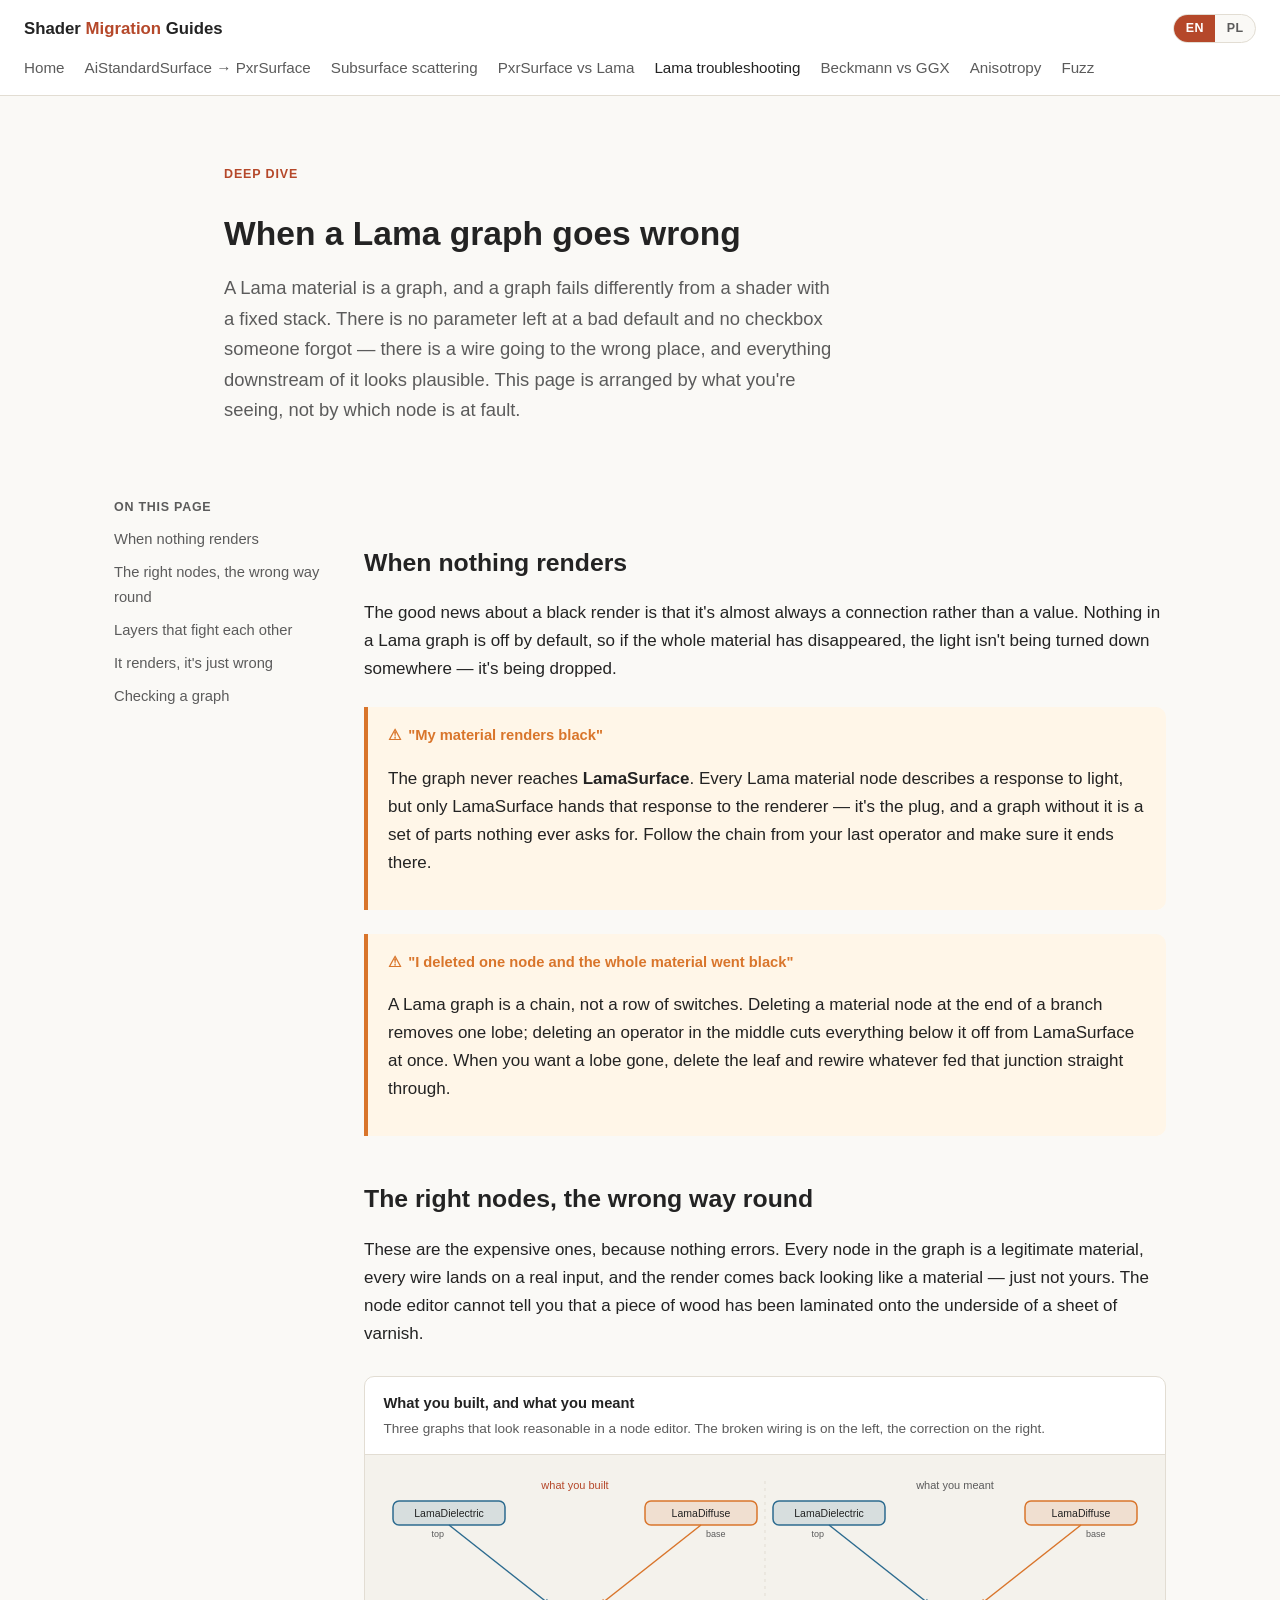
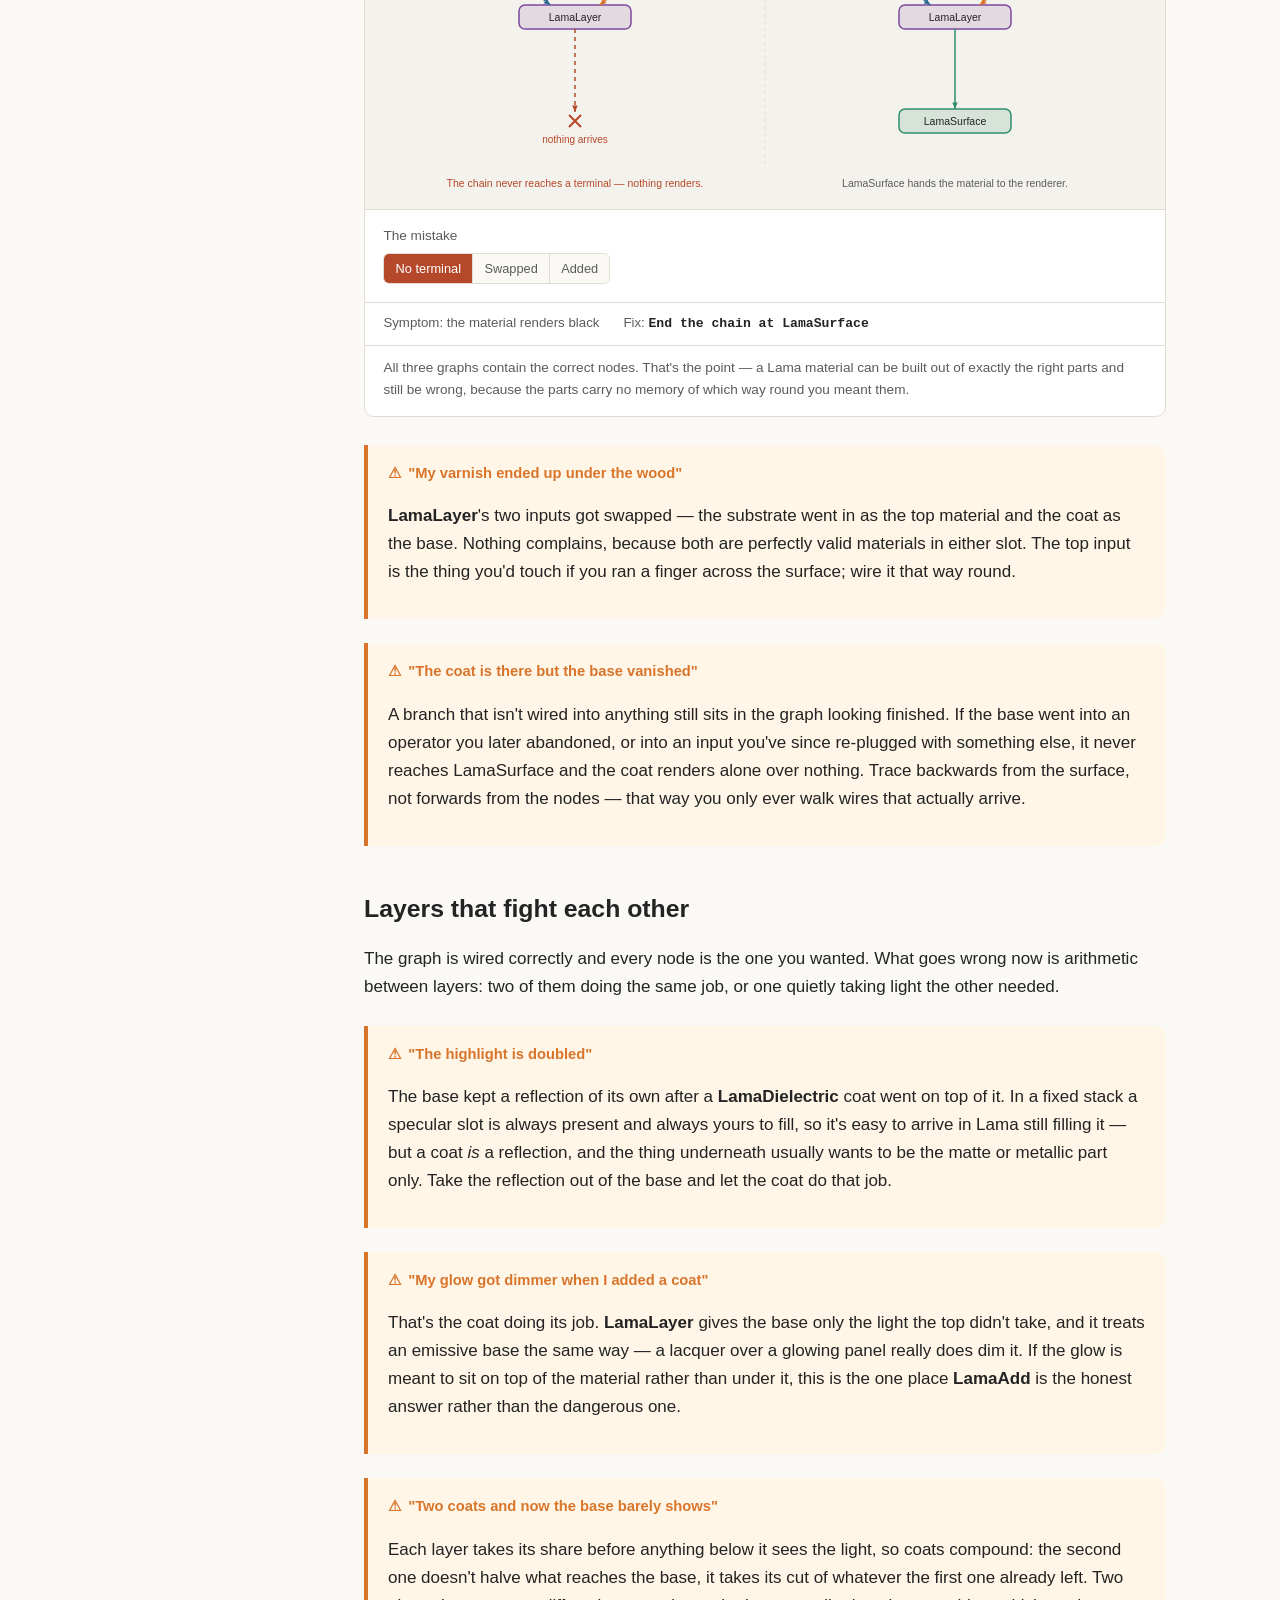
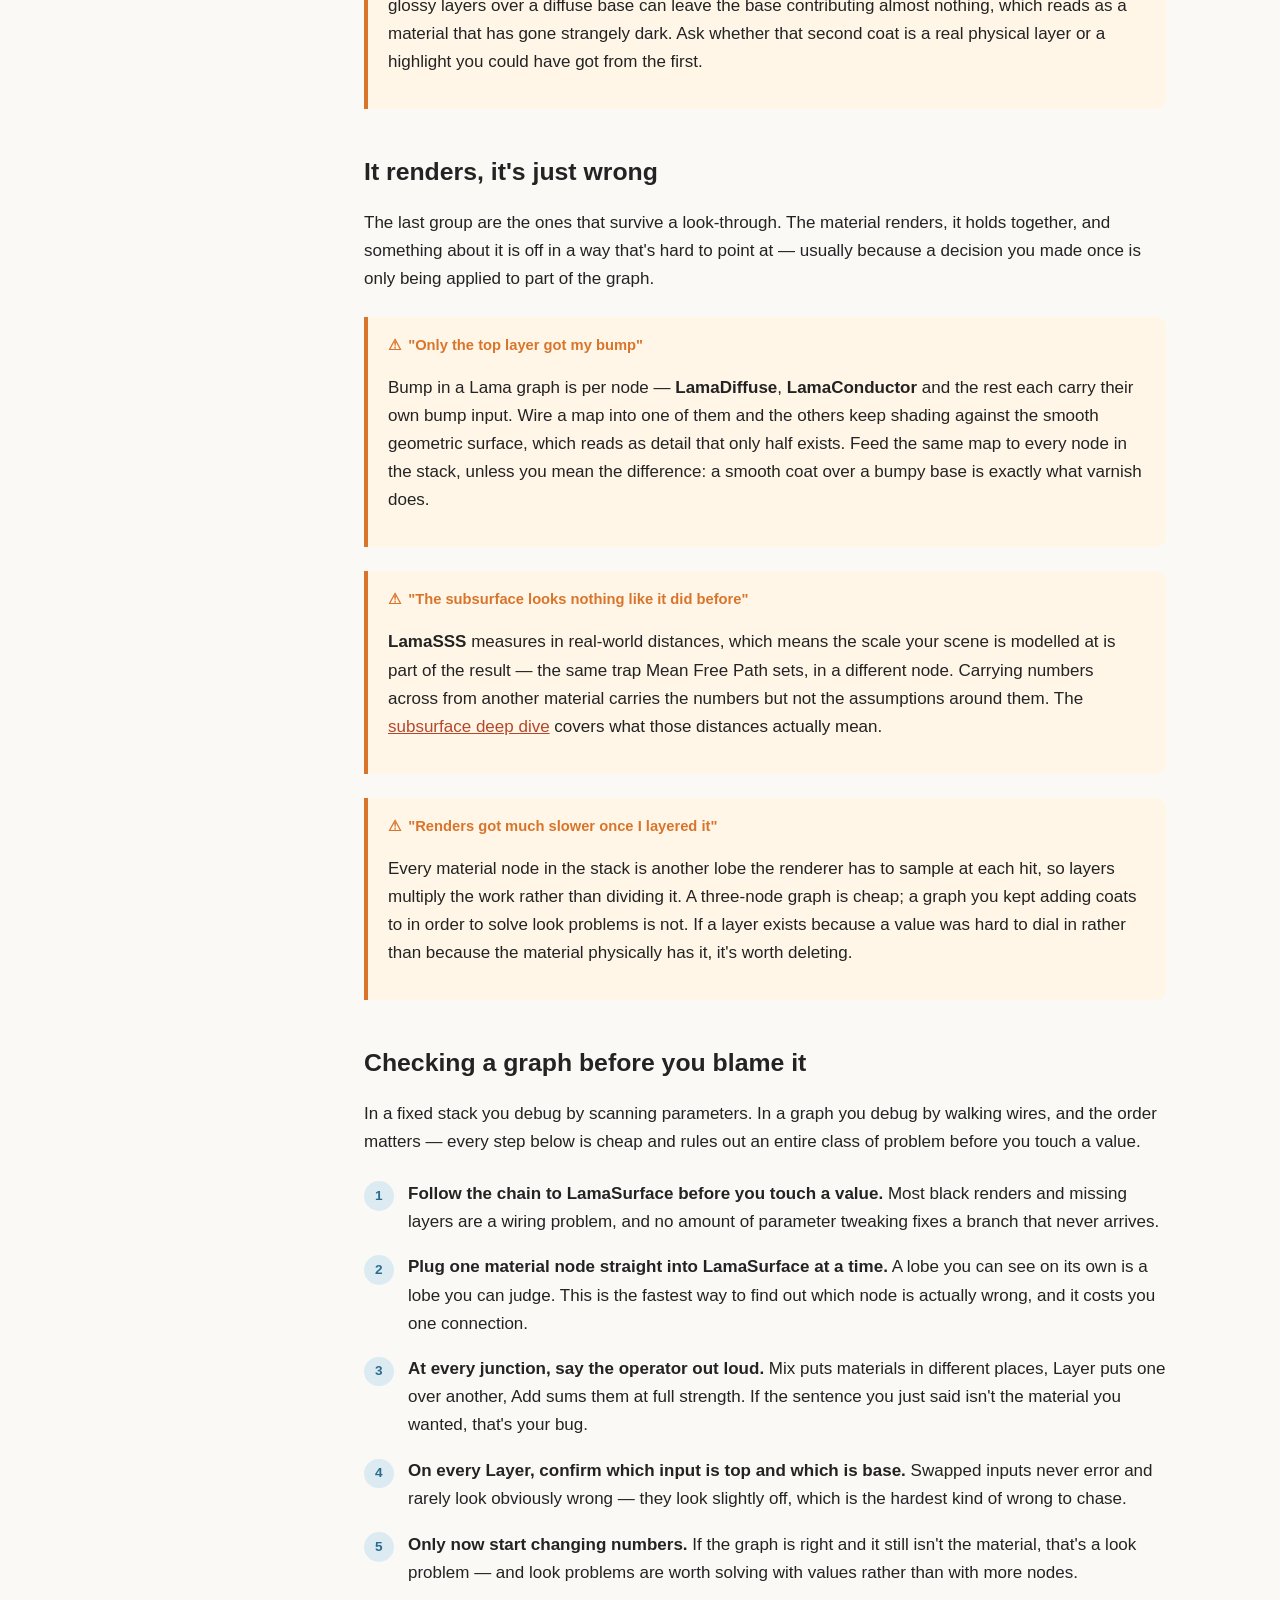
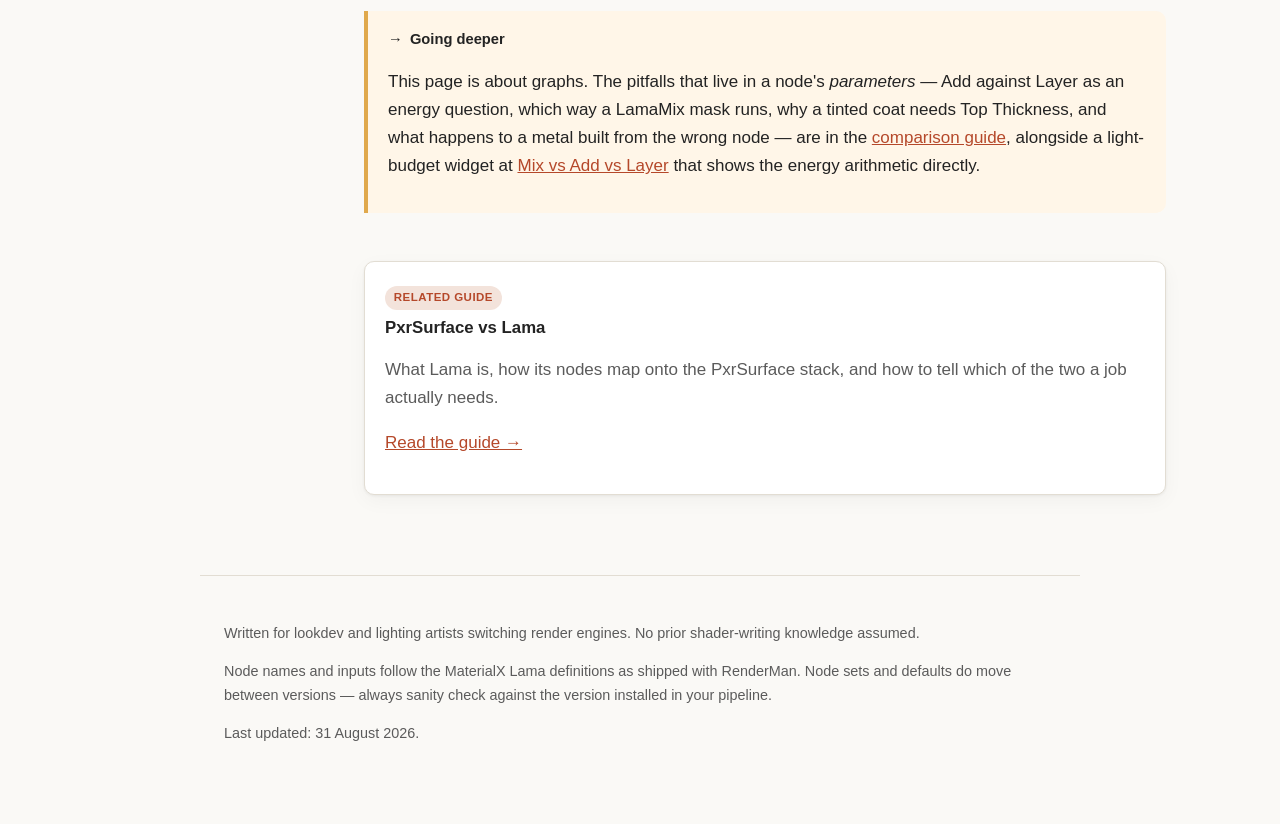
<file: lama-debug.html>
<!DOCTYPE html>
<html lang="en" data-lang="en">
<head>
<meta charset="UTF-8">
<meta name="viewport" content="width=device-width, initial-scale=1.0">
<title data-title-pl="Kiedy graf Lamy idzie źle">When a Lama Graph Goes Wrong</title>
<meta name="description" content="The mistakes artists actually hit when building MaterialX Lama graphs in RenderMan, arranged by symptom: black renders, coats that do nothing, layers that fight each other, and a procedure for checking a graph before blaming its values.">
<link rel="stylesheet" href="assets/css/style.css">
<script>
(function () {
  var d = document.documentElement, l = null;
  try { l = new URLSearchParams(location.search).get('lang') || localStorage.getItem('rmg-lang'); } catch (e) {}
  if (l !== 'en' && l !== 'pl') l = (navigator.language || '').toLowerCase().indexOf('pl') === 0 ? 'pl' : 'en';
  d.setAttribute('data-lang', l); d.lang = l; d.classList.add('js');
})();
</script>
</head>
<body>

<nav class="topnav topnav--i18n">
  <a class="topnav__brand" href="index.html">Shader <span>Migration</span> Guides</a>
  <div class="topnav__links">
    <a href="index.html">Home</a>
    <a href="guide.html">AiStandardSurface → PxrSurface</a>
    <a href="sss.html">Subsurface scattering</a>
    <a href="lama.html">PxrSurface vs Lama</a>
    <a href="lama-debug.html" class="active">Lama troubleshooting</a>
    <a href="spec.html">Beckmann vs GGX</a>
    <a href="aniso.html">Anisotropy</a>
    <a href="fuzz.html">Fuzz</a>
  </div>
  <div class="lang-switch" role="group" aria-label="Language / Język">
    <button type="button" data-set-lang="en" class="is-active" aria-pressed="true">EN</button>
    <button type="button" data-set-lang="pl" aria-pressed="false">PL</button>
  </div>
</nav>

<header class="hero">
  <p class="section-kicker"><span lang="en">Deep dive</span><span lang="pl">Analiza</span></p>
  <h1><span lang="en">When a Lama graph goes wrong</span><span lang="pl">Kiedy graf Lamy idzie źle</span></h1>
  <p class="lead" lang="en">
    A Lama material is a graph, and a graph fails differently from a shader
    with a fixed stack. There is no parameter left at a bad default and no
    checkbox someone forgot — there is a wire going to the wrong place, and
    everything downstream of it looks plausible. This page is arranged by
    what you're seeing, not by which node is at fault.
  </p>
  <p class="lead" lang="pl">
    Materiał Lama to graf, a graf psuje się inaczej niż shader ze stałym
    stosem. Nie ma tu parametru zostawionego na złym domyślnym ustawieniu ani
    checkboxa, o którym ktoś zapomniał — jest przewód idący w złe miejsce, a
    wszystko poniżej niego wygląda wiarygodnie. Ta strona jest ułożona według
    tego, co widzisz, a nie według tego, który węzeł zawinił.
  </p>
</header>

<div class="guide-layout">
  <aside class="toc">
    <h2><span lang="en">On this page</span><span lang="pl">Na tej stronie</span></h2>
    <ol>
      <li><a href="#nothing-renders"><span lang="en">When nothing renders</span><span lang="pl">Kiedy nic się nie renderuje</span></a></li>
      <li><a href="#wired-wrong"><span lang="en">The right nodes, the wrong way round</span><span lang="pl">Właściwe węzły, źle połączone</span></a></li>
      <li><a href="#layers-fighting"><span lang="en">Layers that fight each other</span><span lang="pl">Warstwy, które walczą ze sobą</span></a></li>
      <li><a href="#looks-wrong"><span lang="en">It renders, it's just wrong</span><span lang="pl">Renderuje się, tylko źle</span></a></li>
      <li><a href="#checking"><span lang="en">Checking a graph</span><span lang="pl">Sprawdzanie grafu</span></a></li>
    </ol>
  </aside>

  <main class="guide-content">

    <section id="nothing-renders">
      <h2><span lang="en">When nothing renders</span><span lang="pl">Kiedy nic się nie renderuje</span></h2>

      <p lang="en">
        The good news about a black render is that it's almost always a
        connection rather than a value. Nothing in a Lama graph is off by
        default, so if the whole material has disappeared, the light isn't
        being turned down somewhere — it's being dropped.
      </p>
      <p lang="pl">
        Dobra wiadomość o czarnym renderze jest taka, że to niemal zawsze
        połączenie, a nie wartość. Nic w grafie Lamy nie jest domyślnie
        wyłączone, więc jeśli cały materiał zniknął, światło nie jest gdzieś
        przykręcane — ono jest gubione.
      </p>

      <div class="callout callout--pitfall">
        <div class="callout__title">⚠ <span lang="en">"My material renders black"</span><span lang="pl">„Mój materiał renderuje się na czarno"</span></div>
        <p lang="en">
          The graph never reaches <strong>LamaSurface</strong>. Every Lama
          material node describes a response to light, but only LamaSurface
          hands that response to the renderer — it's the plug, and a graph
          without it is a set of parts nothing ever asks for. Follow the chain
          from your last operator and make sure it ends there.
        </p>
        <p lang="pl">
          Graf nigdy nie dociera do <strong>LamaSurface</strong>. Każdy węzeł
          materiału Lama opisuje odpowiedź na światło, ale tylko LamaSurface
          przekazuje tę odpowiedź rendererowi — to wtyczka, a graf bez niej to
          zestaw części, o które nikt nigdy nie pyta. Prześledź łańcuch od
          ostatniego operatora i upewnij się, że kończy się właśnie tam.
        </p>
      </div>

      <div class="callout callout--pitfall">
        <div class="callout__title">⚠ <span lang="en">"I deleted one node and the whole material went black"</span><span lang="pl">„Usunąłem jeden węzeł i cały materiał zgasł"</span></div>
        <p lang="en">
          A Lama graph is a chain, not a row of switches. Deleting a material
          node at the end of a branch removes one lobe; deleting an operator in
          the middle cuts everything below it off from LamaSurface at once.
          When you want a lobe gone, delete the leaf and rewire whatever fed
          that junction straight through.
        </p>
        <p lang="pl">
          Graf Lamy to łańcuch, nie rząd przełączników. Usunięcie węzła
          materiału na końcu gałęzi zabiera jeden płat; usunięcie operatora w
          środku odcina naraz wszystko poniżej niego od LamaSurface. Gdy chcesz
          pozbyć się płata, usuń liść i przepnij to, co zasilało ten węzeł,
          prosto dalej.
        </p>
      </div>
    </section>

    <section id="wired-wrong">
      <h2><span lang="en">The right nodes, the wrong way round</span><span lang="pl">Właściwe węzły, źle połączone</span></h2>

      <p lang="en">
        These are the expensive ones, because nothing errors. Every node in the
        graph is a legitimate material, every wire lands on a real input, and
        the render comes back looking like a material — just not yours. The
        node editor cannot tell you that a piece of wood has been laminated
        onto the underside of a sheet of varnish.
      </p>
      <p lang="pl">
        To te kosztowne, bo nic nie zgłasza błędu. Każdy węzeł w grafie jest
        prawidłowym materiałem, każdy przewód trafia w prawdziwe wejście, a
        render wraca, wyglądając jak materiał — tylko nie twój. Edytor węzłów
        nie powie ci, że kawałek drewna został zalaminowany na spodzie arkusza
        werniksu.
      </p>

      <div class="viz" id="viz-graph">
        <div class="viz__head">
          <p class="viz__title"><span lang="en">What you built, and what you meant</span><span lang="pl">Co zbudowałeś, a co miałeś na myśli</span></p>
          <p class="viz__sub" lang="en">
            Three graphs that look reasonable in a node editor. The broken
            wiring is on the left, the correction on the right.
          </p>
          <p class="viz__sub" lang="pl">
            Trzy grafy, które w edytorze węzłów wyglądają rozsądnie. Błędne
            połączenia po lewej, poprawka po prawej.
          </p>
        </div>
        <div class="viz__stage">
          <canvas id="graph-canvas" data-h="330"></canvas>
        </div>
        <div class="viz__controls" id="graph-ctl">
          <div class="ctl ctl--seg">
            <div class="ctl__label"><span lang="en">The mistake</span><span lang="pl">Błąd</span></div>
            <div class="seg" id="graphCase" data-value="terminal">
              <button type="button" data-val="terminal" class="is-active"><span lang="en">No terminal</span><span lang="pl">Brak terminala</span></button>
              <button type="button" data-val="order"><span lang="en">Swapped</span><span lang="pl">Zamienione</span></button>
              <button type="button" data-val="added"><span lang="en">Added</span><span lang="pl">Dodane</span></button>
            </div>
          </div>
        </div>
        <div class="readout" id="graph-readout"></div>
        <div class="viz__note">
          <p lang="en">
            All three graphs contain the correct nodes. That's the point — a
            Lama material can be built out of exactly the right parts and still
            be wrong, because the parts carry no memory of which way round you
            meant them.
          </p>
          <p lang="pl">
            Wszystkie trzy grafy zawierają właściwe węzły. I o to chodzi —
            materiał Lama można zbudować z dokładnie właściwych części i wciąż
            mieć go źle, bo części nie pamiętają, w którą stronę je
            zaplanowałeś.
          </p>
        </div>
      </div>

      <div class="callout callout--pitfall">
        <div class="callout__title">⚠ <span lang="en">"My varnish ended up under the wood"</span><span lang="pl">„Mój werniks wylądował pod drewnem"</span></div>
        <p lang="en">
          <strong>LamaLayer</strong>'s two inputs got swapped — the substrate
          went in as the top material and the coat as the base. Nothing
          complains, because both are perfectly valid materials in either slot.
          The top input is the thing you'd touch if you ran a finger across the
          surface; wire it that way round.
        </p>
        <p lang="pl">
          Dwa wejścia <strong>LamaLayer</strong> zostały zamienione — podłoże
          trafiło jako materiał górny, a powłoka jako baza. Nic nie protestuje,
          bo oba są całkowicie poprawnymi materiałami w każdym z tych slotów.
          Górne wejście to ta rzecz, której dotknąłbyś, przesuwając palcem po
          powierzchni; tak to podłącz.
        </p>
      </div>

      <div class="callout callout--pitfall">
        <div class="callout__title">⚠ <span lang="en">"The coat is there but the base vanished"</span><span lang="pl">„Powłoka jest, ale baza zniknęła"</span></div>
        <p lang="en">
          A branch that isn't wired into anything still sits in the graph
          looking finished. If the base went into an operator you later
          abandoned, or into an input you've since re-plugged with something
          else, it never reaches LamaSurface and the coat renders alone over
          nothing. Trace backwards from the surface, not forwards from the
          nodes — that way you only ever walk wires that actually arrive.
        </p>
        <p lang="pl">
          Gałąź, która nie jest do niczego podłączona, wciąż siedzi w grafie i
          wygląda na skończoną. Jeśli baza poszła do operatora, który potem
          porzuciłeś, albo do wejścia, w które od tamtej pory wpiąłeś coś
          innego, nigdy nie dociera do LamaSurface, a powłoka renderuje się sama
          nad niczym. Śledź wstecz od powierzchni, nie w przód od węzłów — wtedy
          chodzisz wyłącznie po przewodach, które naprawdę dochodzą.
        </p>
      </div>
    </section>

    <section id="layers-fighting">
      <h2><span lang="en">Layers that fight each other</span><span lang="pl">Warstwy, które walczą ze sobą</span></h2>

      <p lang="en">
        The graph is wired correctly and every node is the one you wanted. What
        goes wrong now is arithmetic between layers: two of them doing the same
        job, or one quietly taking light the other needed.
      </p>
      <p lang="pl">
        Graf jest podłączony poprawnie i każdy węzeł jest tym, którego chciałeś.
        To, co teraz idzie źle, to arytmetyka między warstwami: dwie robiące tę
        samą robotę albo jedna po cichu zabierająca światło, którego druga
        potrzebowała.
      </p>

      <div class="callout callout--pitfall">
        <div class="callout__title">⚠ <span lang="en">"The highlight is doubled"</span><span lang="pl">„Rozbłysk jest podwojony"</span></div>
        <p lang="en">
          The base kept a reflection of its own after a
          <strong>LamaDielectric</strong> coat went on top of it. In a fixed
          stack a specular slot is always present and always yours to fill, so
          it's easy to arrive in Lama still filling it — but a coat
          <em>is</em> a reflection, and the thing underneath usually wants to be
          the matte or metallic part only. Take the reflection out of the base
          and let the coat do that job.
        </p>
        <p lang="pl">
          Baza zachowała własne odbicie po tym, jak nałożyłeś na nią powłokę
          <strong>LamaDielectric</strong>. W stałym stosie slot na specular jest
          zawsze obecny i zawsze do twojego wypełnienia, więc łatwo trafić do
          Lamy, wciąż go wypełniając — ale powłoka <em>jest</em> odbiciem, a to,
          co pod nią, zwykle ma być wyłącznie częścią matową albo metaliczną.
          Wyjmij odbicie z bazy i pozwól, żeby zrobiła to powłoka.
        </p>
      </div>

      <div class="callout callout--pitfall">
        <div class="callout__title">⚠ <span lang="en">"My glow got dimmer when I added a coat"</span><span lang="pl">„Moja poświata przygasła, gdy dodałem powłokę"</span></div>
        <p lang="en">
          That's the coat doing its job. <strong>LamaLayer</strong> gives the
          base only the light the top didn't take, and it treats an emissive
          base the same way — a lacquer over a glowing panel really does dim it.
          If the glow is meant to sit on top of the material rather than under
          it, this is the one place <strong>LamaAdd</strong> is the honest
          answer rather than the dangerous one.
        </p>
        <p lang="pl">
          To powłoka robi swoje. <strong>LamaLayer</strong> daje bazie tylko to
          światło, którego nie wzięła góra, i tak samo traktuje bazę emisyjną —
          lakier na świecącym panelu naprawdę go przygasza. Jeśli poświata ma
          siedzieć na materiale, a nie pod nim, to jedyne miejsce, gdzie
          <strong>LamaAdd</strong> jest uczciwą odpowiedzią, a nie niebezpieczną.
        </p>
      </div>

      <div class="callout callout--pitfall">
        <div class="callout__title">⚠ <span lang="en">"Two coats and now the base barely shows"</span><span lang="pl">„Dwie powłoki i baza ledwo widać"</span></div>
        <p lang="en">
          Each layer takes its share before anything below it sees the light, so
          coats compound: the second one doesn't halve what reaches the base, it
          takes its cut of whatever the first one already left. Two glossy
          layers over a diffuse base can leave the base contributing almost
          nothing, which reads as a material that has gone strangely dark. Ask
          whether that second coat is a real physical layer or a highlight you
          could have got from the first.
        </p>
        <p lang="pl">
          Każda warstwa bierze swój udział, zanim cokolwiek pod nią zobaczy
          światło, więc powłoki się nakładają: druga nie połowi tego, co dociera
          do bazy — bierze swoją część z tego, co pierwsza już zostawiła. Dwie
          błyszczące warstwy nad matową bazą potrafią sprawić, że baza nie wnosi
          prawie nic, co czyta się jako materiał, który dziwnie pociemniał.
          Zapytaj, czy ta druga powłoka to prawdziwa fizyczna warstwa, czy
          rozbłysk, który dało się wyciągnąć z pierwszej.
        </p>
      </div>
    </section>

    <section id="looks-wrong">
      <h2><span lang="en">It renders, it's just wrong</span><span lang="pl">Renderuje się, tylko źle</span></h2>

      <p lang="en">
        The last group are the ones that survive a look-through. The material
        renders, it holds together, and something about it is off in a way
        that's hard to point at — usually because a decision you made once is
        only being applied to part of the graph.
      </p>
      <p lang="pl">
        Ostatnia grupa to te, które przechodzą pobieżne obejrzenie. Materiał się
        renderuje, trzyma się kupy, a coś w nim jest nie tak w sposób trudny do
        wskazania — zwykle dlatego, że decyzja, którą podjąłeś raz, stosuje się
        tylko do części grafu.
      </p>

      <div class="callout callout--pitfall">
        <div class="callout__title">⚠ <span lang="en">"Only the top layer got my bump"</span><span lang="pl">„Tylko górna warstwa dostała mój bump"</span></div>
        <p lang="en">
          Bump in a Lama graph is per node — <strong>LamaDiffuse</strong>,
          <strong>LamaConductor</strong> and the rest each carry their own bump
          input. Wire a map into one of them and the others keep shading against
          the smooth geometric surface, which reads as detail that only half
          exists. Feed the same map to every node in the stack, unless you mean
          the difference: a smooth coat over a bumpy base is exactly what
          varnish does.
        </p>
        <p lang="pl">
          Bump w grafie Lamy jest per węzeł — <strong>LamaDiffuse</strong>,
          <strong>LamaConductor</strong> i reszta mają własne wejście bump.
          Podłącz mapę do jednego z nich, a pozostałe dalej cieniują się
          względem gładkiej geometrii, co czyta się jako detal istniejący tylko
          w połowie. Podaj tę samą mapę każdemu węzłowi w stosie — chyba że
          chodzi ci właśnie o różnicę: gładka powłoka na nierównej bazie to
          dokładnie to, co robi werniks.
        </p>
      </div>

      <div class="callout callout--pitfall">
        <div class="callout__title">⚠ <span lang="en">"The subsurface looks nothing like it did before"</span><span lang="pl">„Subsurface wygląda zupełnie inaczej niż wcześniej"</span></div>
        <p lang="en">
          <strong>LamaSSS</strong> measures in real-world distances, which means
          the scale your scene is modelled at is part of the result — the same
          trap Mean Free Path sets, in a different node. Carrying numbers across
          from another material carries the numbers but not the assumptions
          around them. The <a href="sss.html">subsurface deep dive</a> covers
          what those distances actually mean.
        </p>
        <p lang="pl">
          <strong>LamaSSS</strong> mierzy w rzeczywistych odległościach, co
          oznacza, że skala, w jakiej modelowana jest twoja scena, jest częścią
          wyniku — ta sama pułapka, którą zastawia Mean Free Path, tylko w innym
          węźle. Przeniesienie liczb z innego materiału przenosi liczby, ale nie
          założenia wokół nich. <a href="sss.html">Dogłębna analiza
          subsurface</a> tłumaczy, co te odległości naprawdę znaczą.
        </p>
      </div>

      <div class="callout callout--pitfall">
        <div class="callout__title">⚠ <span lang="en">"Renders got much slower once I layered it"</span><span lang="pl">„Rendery mocno zwolniły, gdy to uwarstwiłem"</span></div>
        <p lang="en">
          Every material node in the stack is another lobe the renderer has to
          sample at each hit, so layers multiply the work rather than dividing
          it. A three-node graph is cheap; a graph you kept adding coats to in
          order to solve look problems is not. If a layer exists because a value
          was hard to dial in rather than because the material physically has
          it, it's worth deleting.
        </p>
        <p lang="pl">
          Każdy węzeł materiału w stosie to kolejny płat, który renderer musi
          próbkować przy każdym trafieniu, więc warstwy mnożą pracę, zamiast ją
          dzielić. Graf z trzech węzłów jest tani; graf, do którego dokładałeś
          powłoki, żeby rozwiązać problemy z wyglądem, już nie. Jeśli warstwa
          istnieje dlatego, że trudno było dobrać wartość, a nie dlatego, że
          materiał fizycznie ją ma, warto ją usunąć.
        </p>
      </div>
    </section>

    <section id="checking">
      <h2><span lang="en">Checking a graph before you blame it</span><span lang="pl">Sprawdzanie grafu, zanim go obwinisz</span></h2>

      <p lang="en">
        In a fixed stack you debug by scanning parameters. In a graph you debug
        by walking wires, and the order matters — every step below is cheap and
        rules out an entire class of problem before you touch a value.
      </p>
      <p lang="pl">
        W stałym stosie debugujesz, przeglądając parametry. W grafie debugujesz,
        chodząc po przewodach, a kolejność ma znaczenie — każdy krok poniżej
        jest tani i wyklucza całą klasę problemów, zanim dotkniesz jakiejkolwiek
        wartości.
      </p>

      <ol class="steps" lang="en">
        <li>
          <strong>Follow the chain to LamaSurface before you touch a value.</strong>
          Most black renders and missing layers are a wiring problem, and no
          amount of parameter tweaking fixes a branch that never arrives.
        </li>
        <li>
          <strong>Plug one material node straight into LamaSurface at a time.</strong>
          A lobe you can see on its own is a lobe you can judge. This is the
          fastest way to find out which node is actually wrong, and it costs you
          one connection.
        </li>
        <li>
          <strong>At every junction, say the operator out loud.</strong> Mix puts
          materials in different places, Layer puts one over another, Add sums
          them at full strength. If the sentence you just said isn't the
          material you wanted, that's your bug.
        </li>
        <li>
          <strong>On every Layer, confirm which input is top and which is base.</strong>
          Swapped inputs never error and rarely look obviously wrong — they look
          slightly off, which is the hardest kind of wrong to chase.
        </li>
        <li>
          <strong>Only now start changing numbers.</strong> If the graph is right
          and it still isn't the material, that's a look problem — and look
          problems are worth solving with values rather than with more nodes.
        </li>
      </ol>
      <ol class="steps" lang="pl">
        <li>
          <strong>Prześledź łańcuch do LamaSurface, zanim dotkniesz jakiejkolwiek wartości.</strong>
          Większość czarnych renderów i brakujących warstw to problem
          połączenia, a żadna ilość kręcenia parametrami nie naprawi gałęzi,
          która nigdy nie dochodzi.
        </li>
        <li>
          <strong>Podłączaj po jednym węźle materiału prosto do LamaSurface.</strong>
          Płat, który widzisz osobno, to płat, który możesz ocenić. To najszybszy
          sposób, by dowiedzieć się, który węzeł naprawdę jest zły, a kosztuje
          cię jedno połączenie.
        </li>
        <li>
          <strong>Przy każdym węźle wypowiedz operator na głos.</strong> Mix
          kładzie materiały w różnych miejscach, Layer kładzie jeden na drugim,
          Add sumuje je z pełną siłą. Jeśli zdanie, które właśnie wypowiedziałeś,
          nie jest materiałem, którego chciałeś, to jest twój błąd.
        </li>
        <li>
          <strong>Przy każdym Layerze potwierdź, które wejście jest górne, a które to baza.</strong>
          Zamienione wejścia nigdy nie zgłaszają błędu i rzadko wyglądają
          wyraźnie źle — wyglądają lekko nie tak, a to najtrudniejszy rodzaj
          błędu do ścigania.
        </li>
        <li>
          <strong>Dopiero teraz zacznij zmieniać liczby.</strong> Jeśli graf jest
          poprawny, a to wciąż nie ten materiał, to problem z wyglądem — a
          problemy z wyglądem warto rozwiązywać wartościami, nie kolejnymi
          węzłami.
        </li>
      </ol>

      <div class="callout">
        <div class="callout__title">→ <span lang="en">Going deeper</span><span lang="pl">Głębiej</span></div>
        <p lang="en">
          This page is about graphs. The pitfalls that live in a node's
          <em>parameters</em> — Add against Layer as an energy question, which
          way a LamaMix mask runs, why a tinted coat needs Top Thickness, and
          what happens to a metal built from the wrong node — are in the
          <a href="lama.html#pitfalls">comparison guide</a>, alongside a
          light-budget widget at
          <a href="lama.html#combining">Mix vs Add vs Layer</a> that shows the
          energy arithmetic directly.
        </p>
        <p lang="pl">
          Ta strona jest o grafach. Pułapki mieszkające w
          <em>parametrach</em> węzła — Add kontra Layer jako pytanie o energię,
          w którą stronę biegnie maska LamaMix, dlaczego zabarwiona powłoka
          potrzebuje Top Thickness i co się dzieje z metalem zbudowanym ze złego
          węzła — są w <a href="lama.html#pitfalls">przewodniku
          porównawczym</a>, obok widgetu budżetu światła w sekcji
          <a href="lama.html#combining">Mix kontra Add kontra Layer</a>, który
          pokazuje arytmetykę energii wprost.
        </p>
      </div>
    </section>

    <div class="card card--trailing">
      <span class="badge"><span lang="en">Related guide</span><span lang="pl">Powiązany przewodnik</span></span>
      <h3>PxrSurface vs Lama</h3>
      <p class="muted" lang="en">
        What Lama is, how its nodes map onto the PxrSurface stack, and how to
        tell which of the two a job actually needs.
      </p>
      <p class="muted" lang="pl">
        Czym jest Lama, jak jej węzły mapują się na stos PxrSurface i jak
        rozpoznać, którego z tych dwóch naprawdę wymaga dane zadanie.
      </p>
      <p><a href="lama.html"><span lang="en">Read the guide →</span><span lang="pl">Przeczytaj przewodnik →</span></a></p>
    </div>

  </main>
</div>

<footer>
  <p lang="en">
    Written for lookdev and lighting artists switching render engines. No prior
    shader-writing knowledge assumed.
  </p>
  <p lang="pl">
    Napisane dla artystów lookdev i światła zmieniających silnik renderujący.
    Nie zakłada wcześniejszej znajomości pisania shaderów.
  </p>
  <p lang="en">
    Node names and inputs follow the MaterialX Lama definitions as shipped with
    RenderMan. Node sets and defaults do move between versions — always sanity
    check against the version installed in your pipeline.
  </p>
  <p lang="pl">
    Nazwy węzłów i wejść idą za definicjami MaterialX Lama dostarczanymi z
    RenderManem. Zestawy węzłów i wartości domyślne zmieniają się między
    wersjami — zawsze sprawdzaj względem wersji zainstalowanej w twoim
    pipelinie.
  </p>
  <p class="muted"><span lang="en">Last updated: 31 August 2026.</span><span lang="pl">Ostatnia aktualizacja: 31 sierpnia 2026.</span></p>
</footer>

<script type="module" src="assets/js/lama-debug.js"></script>
</body>
</html>
</file>
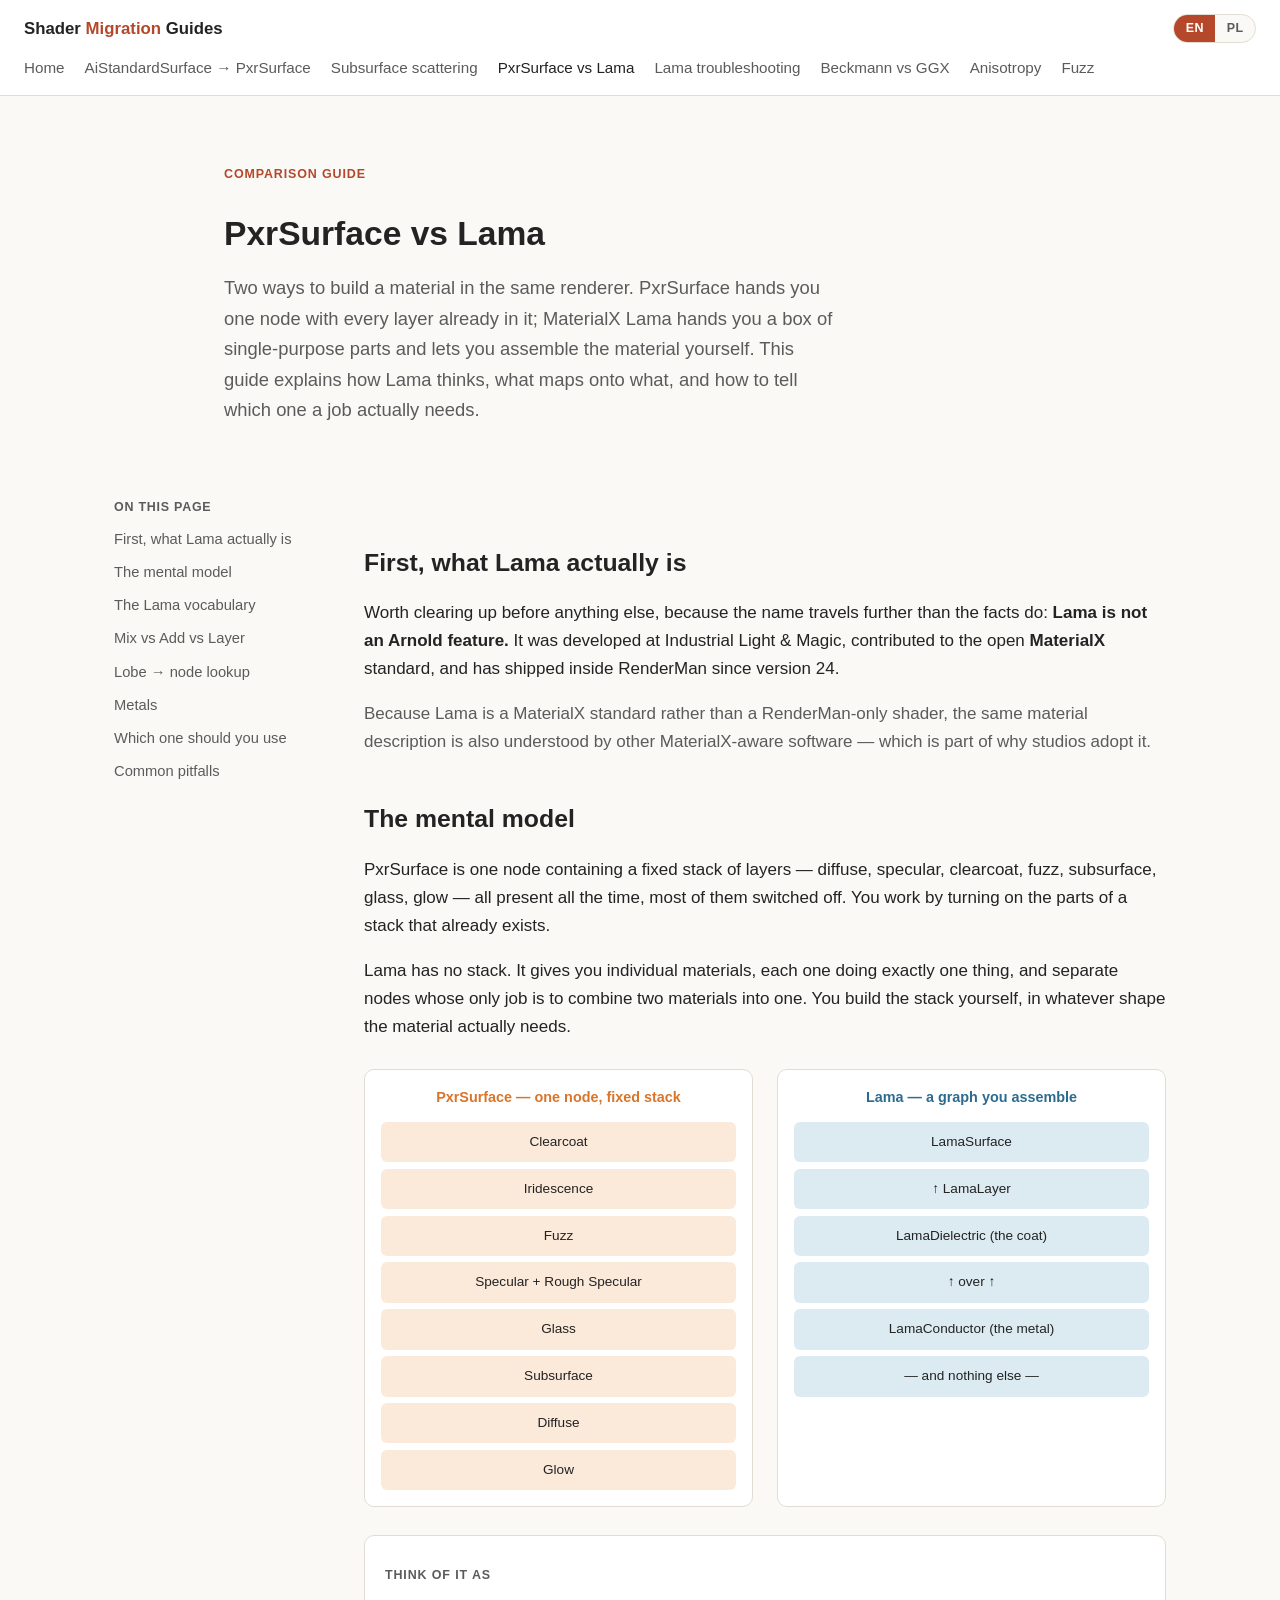
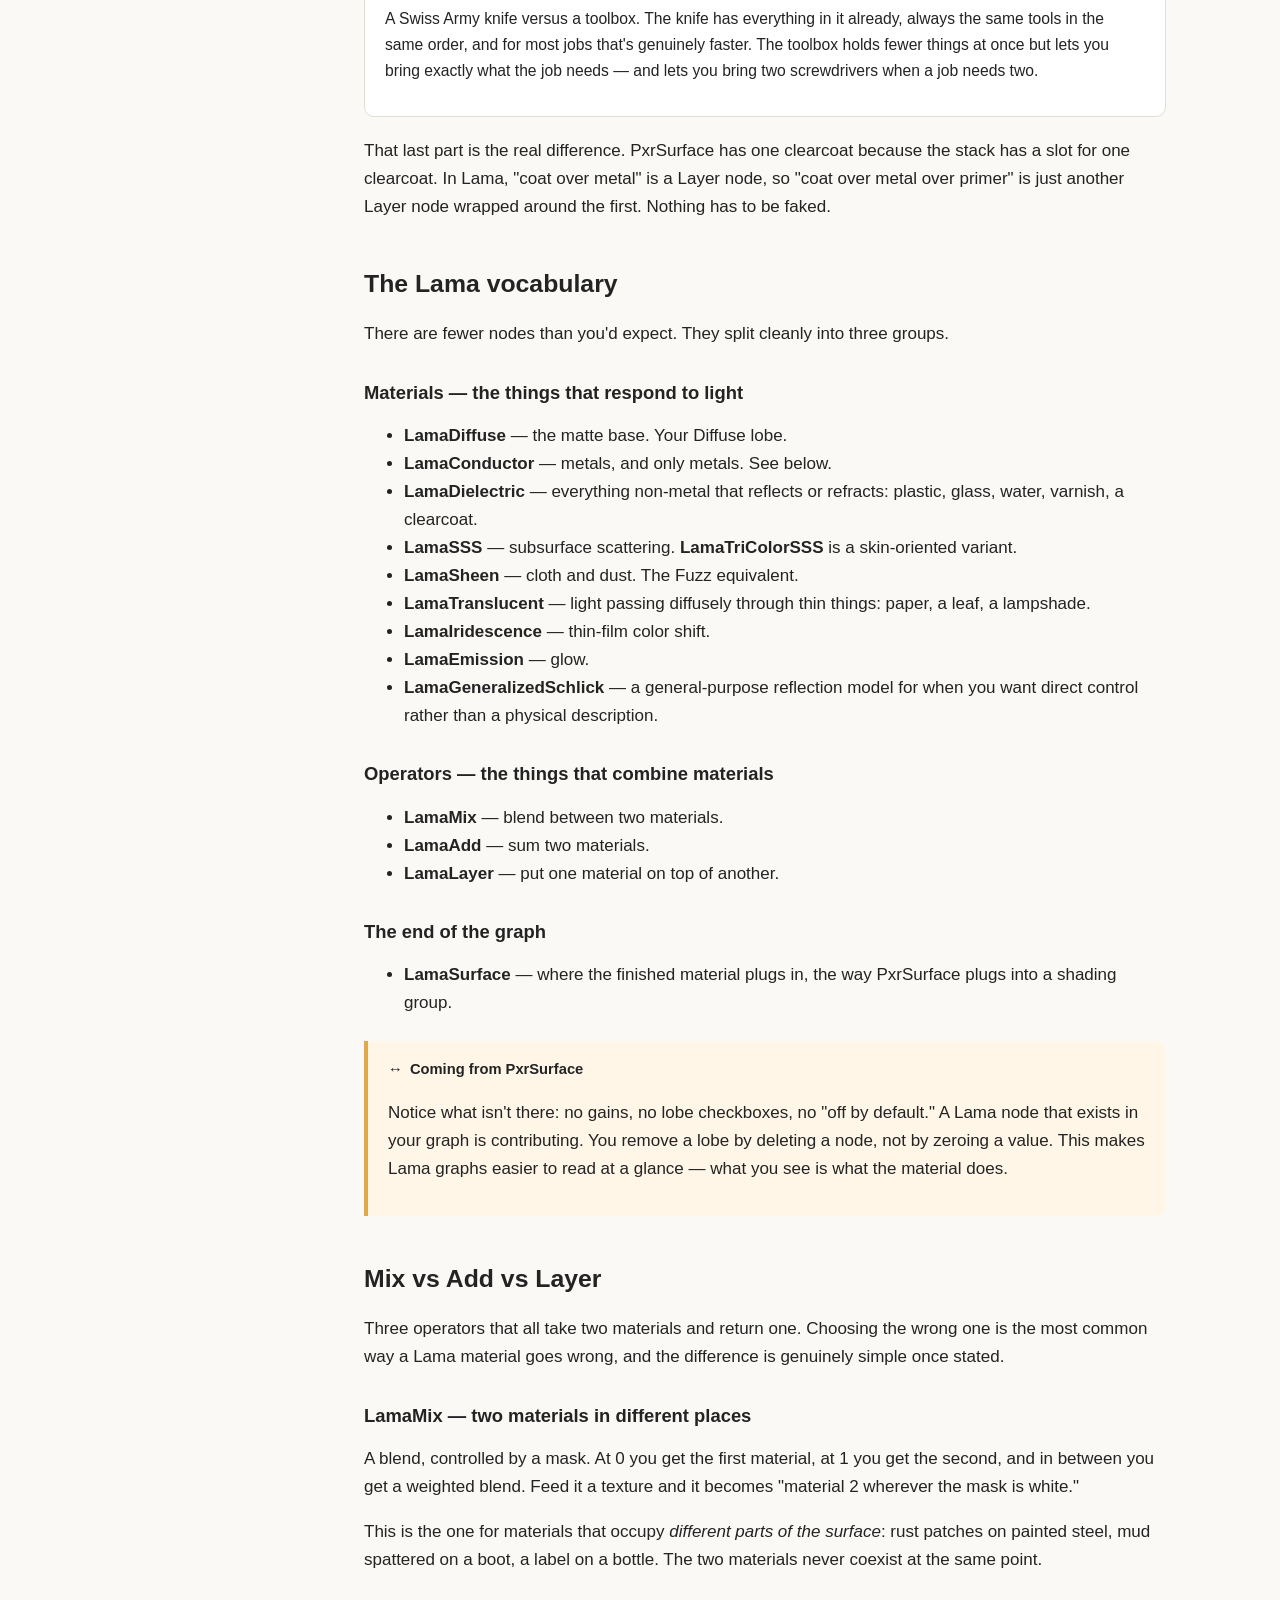
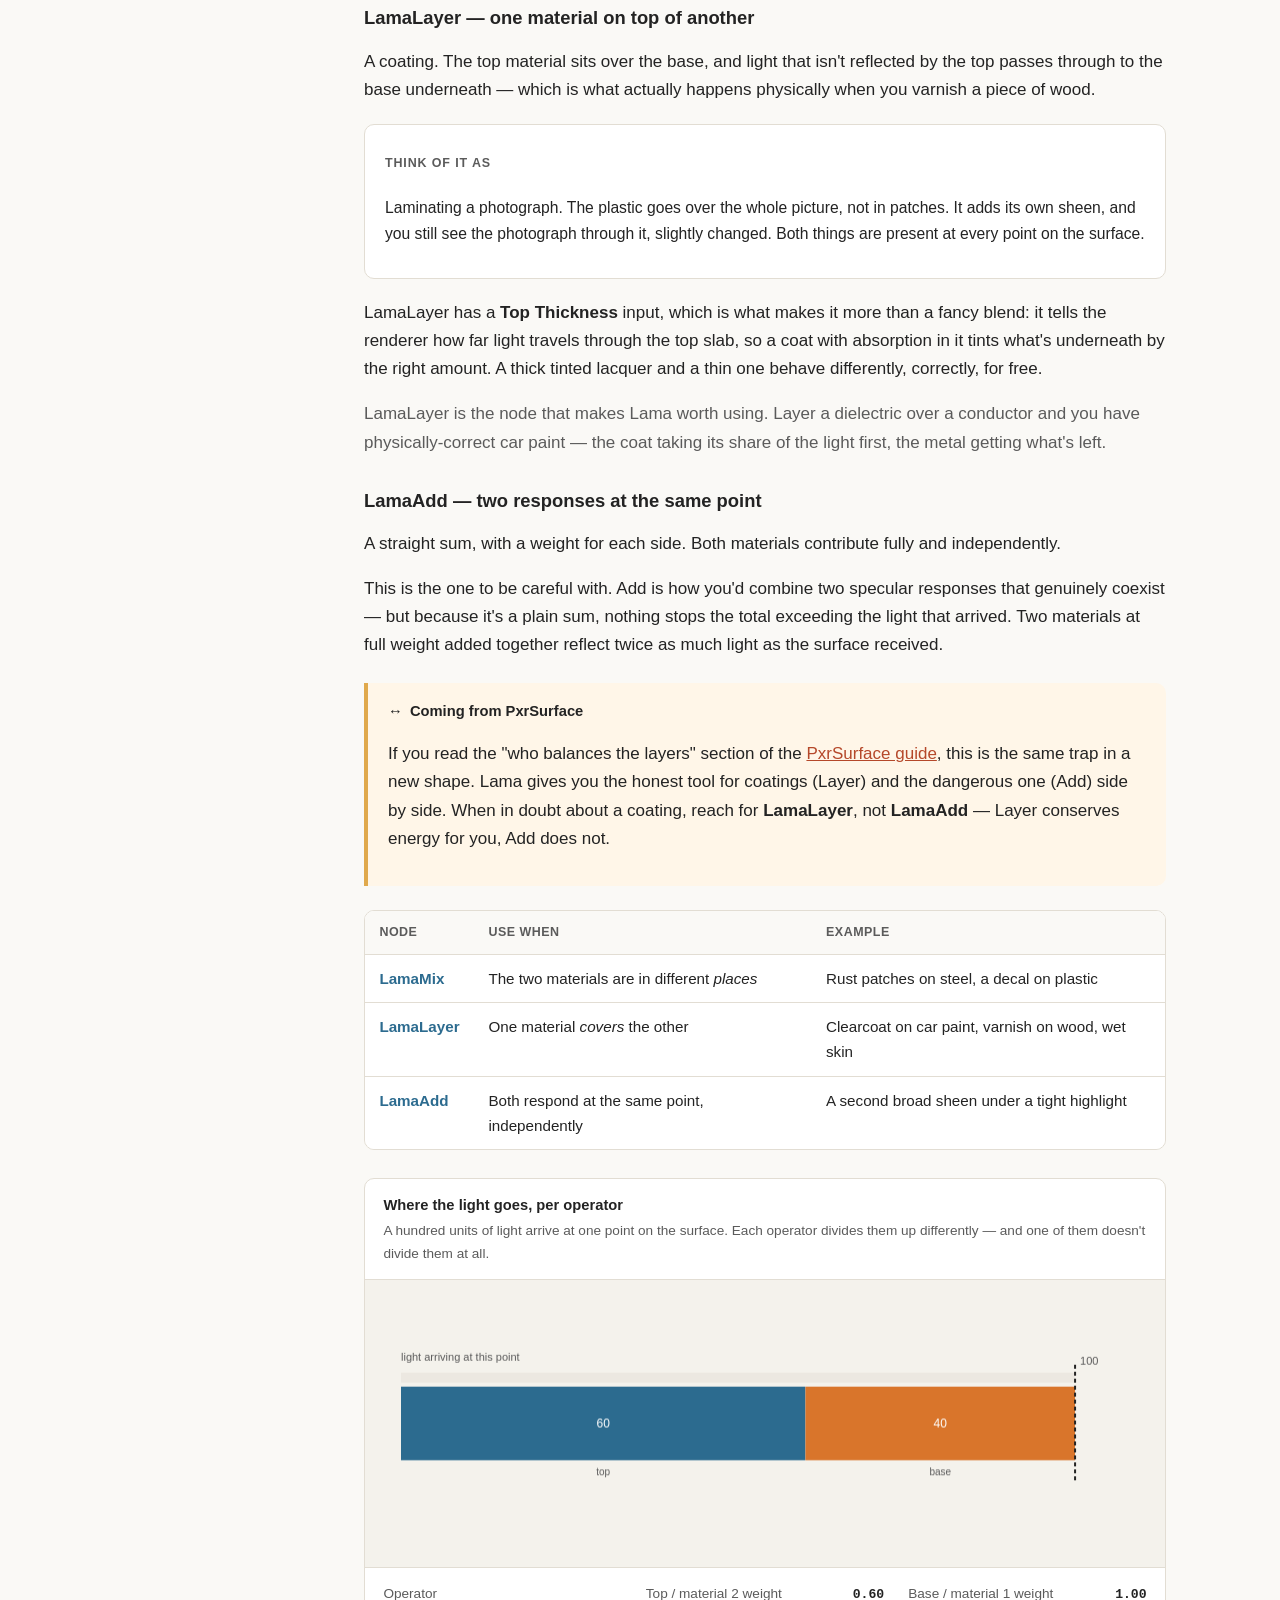
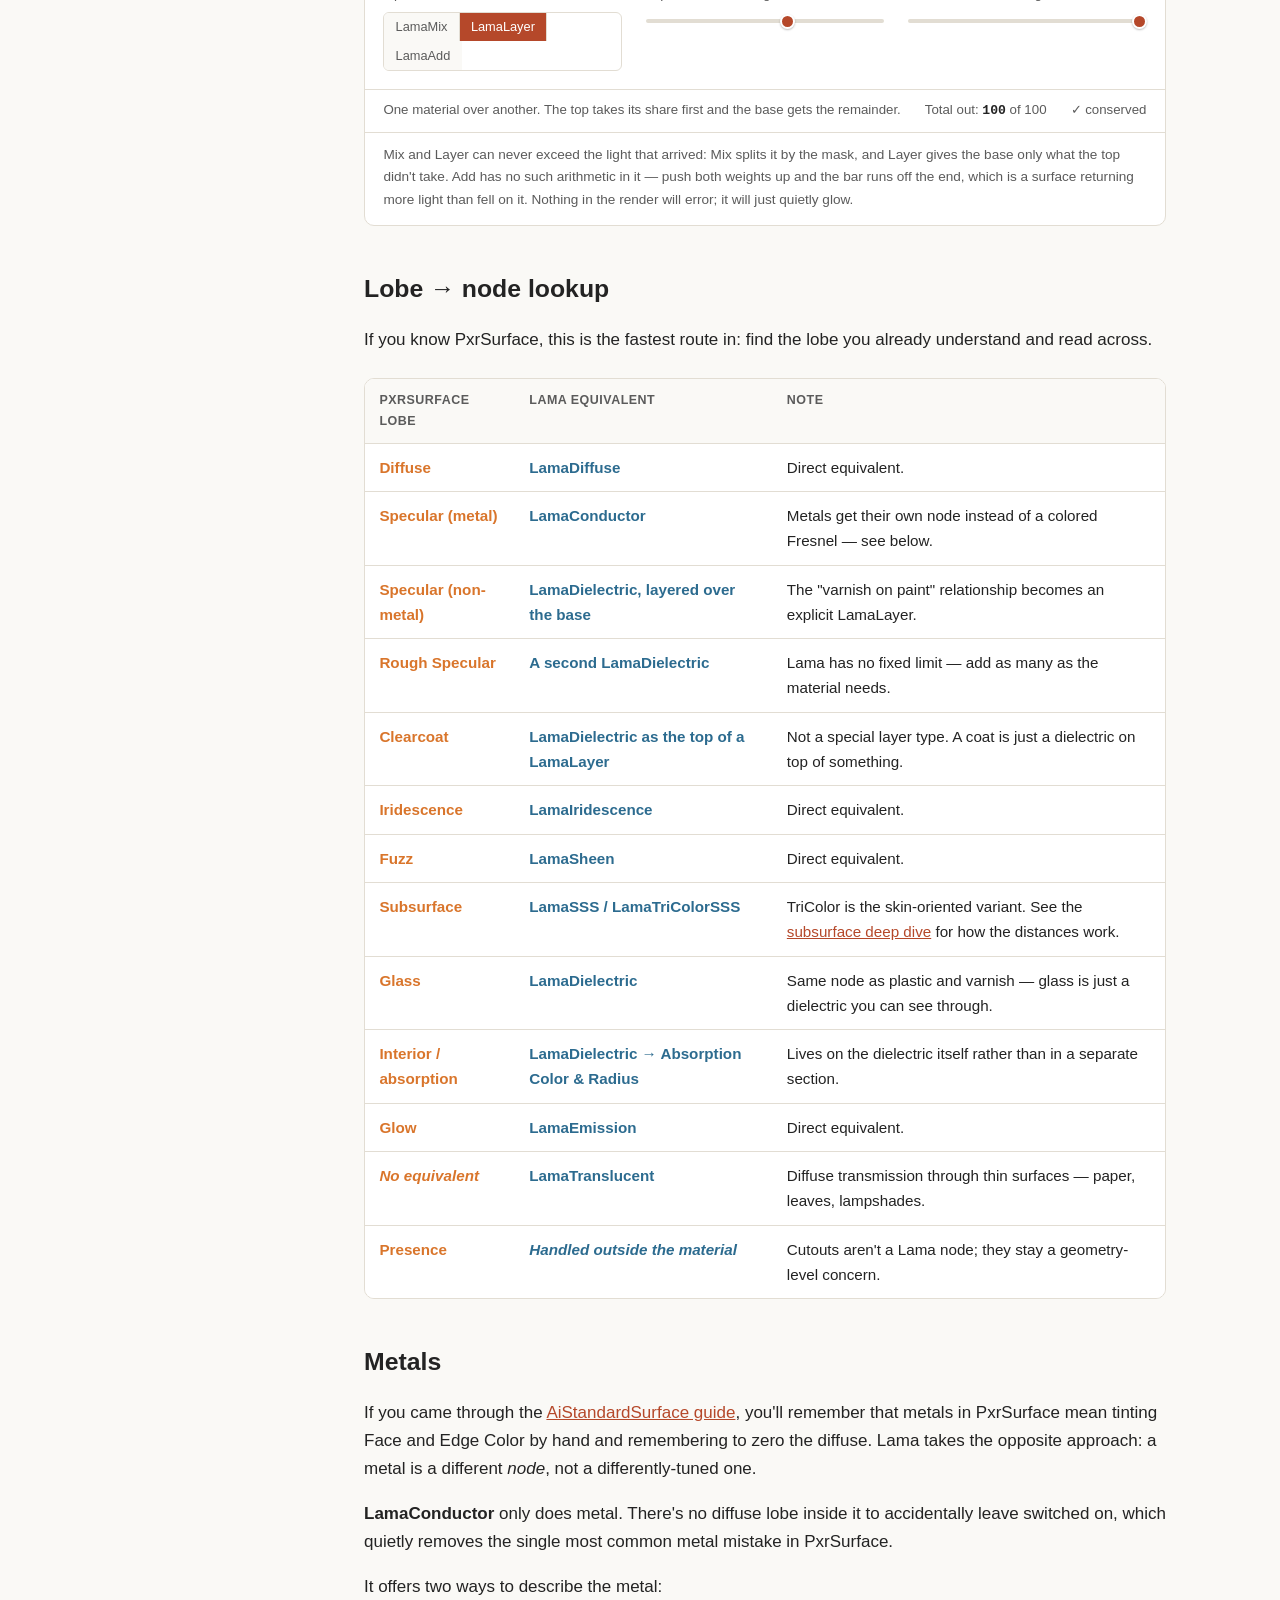
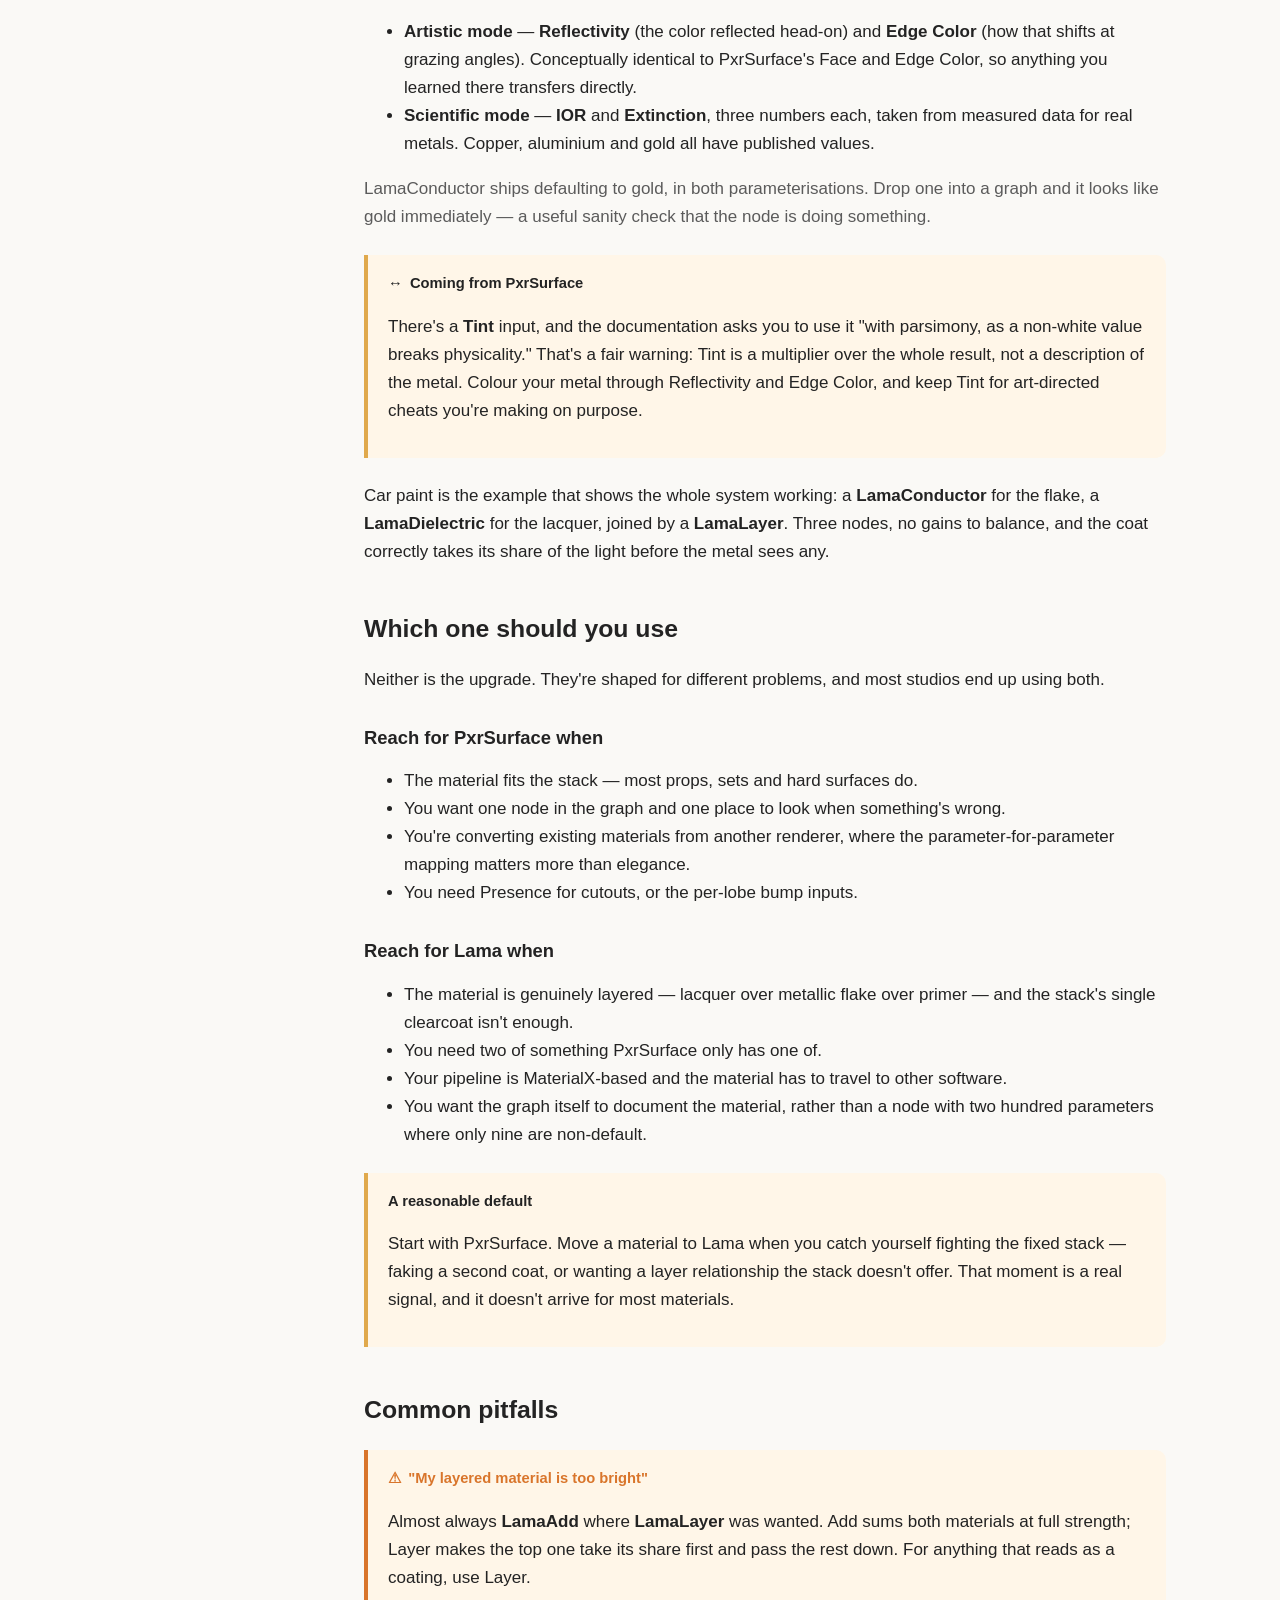
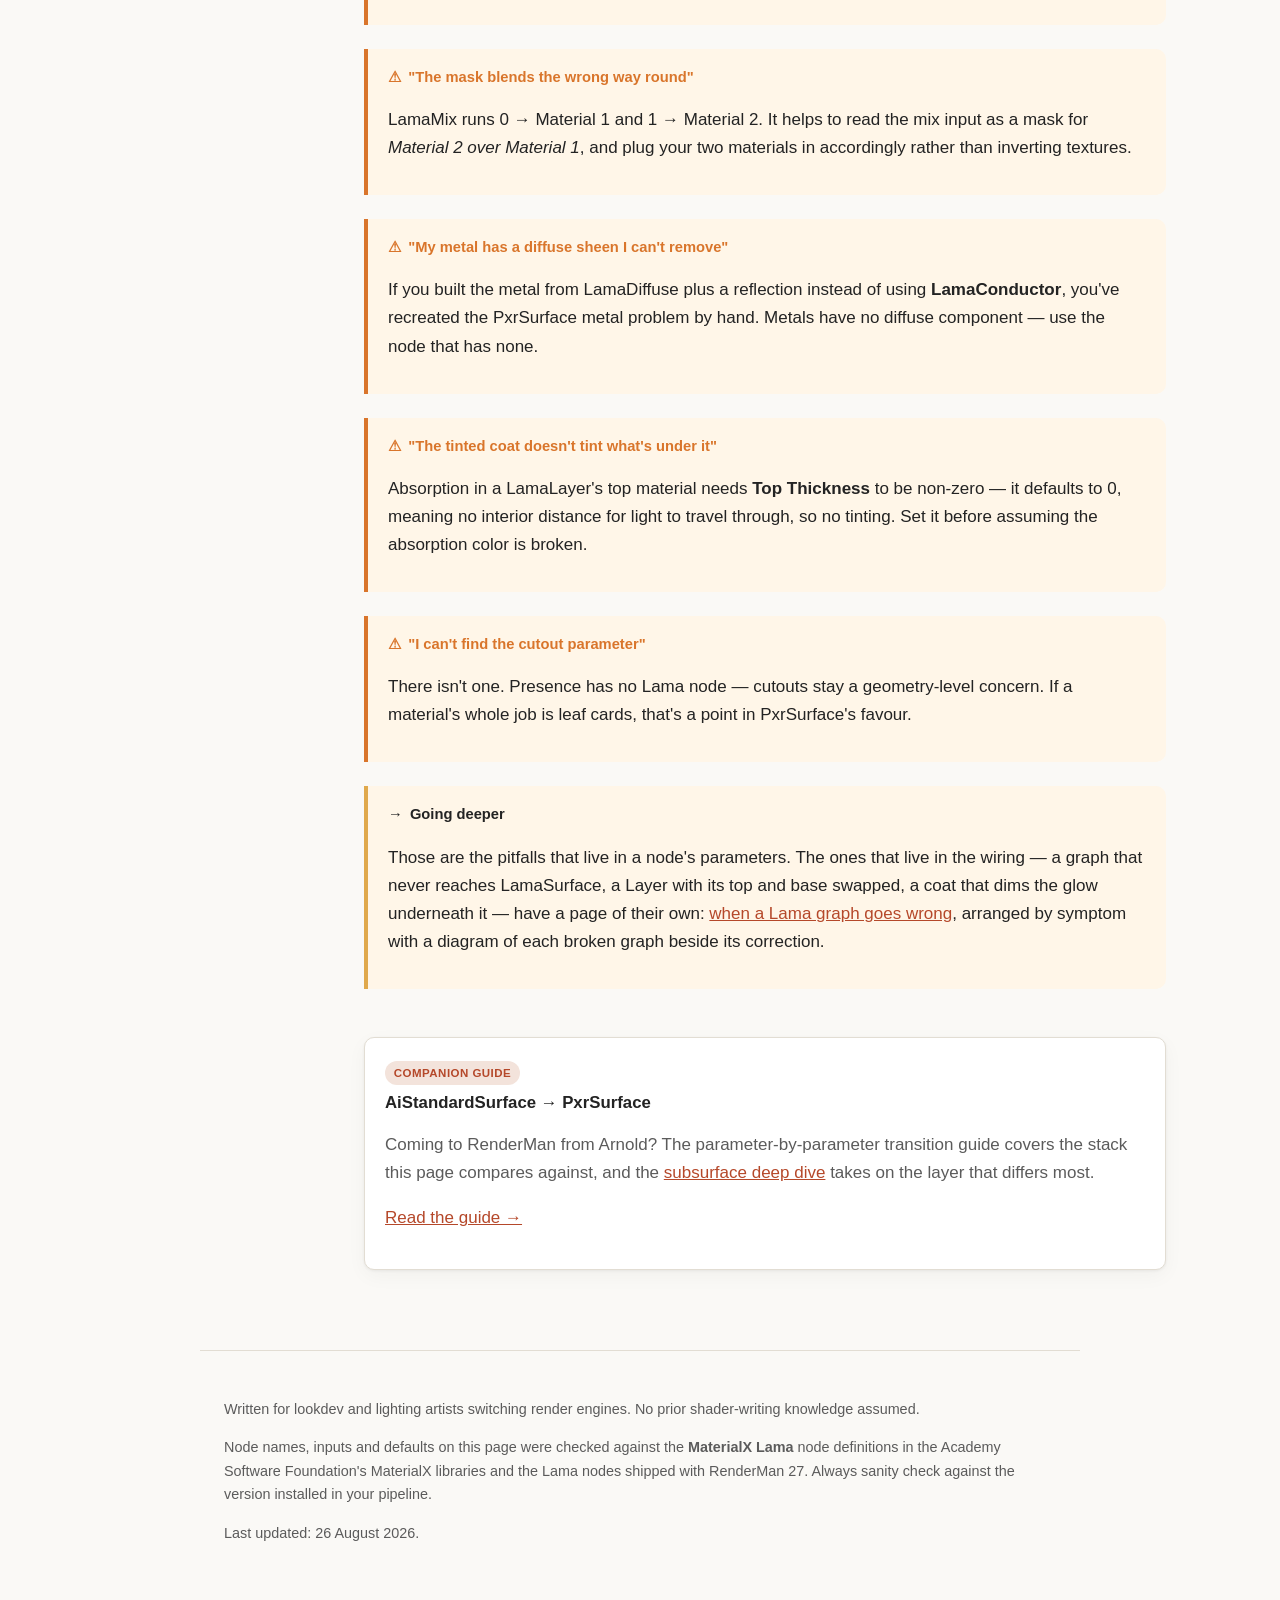
<file: lama.html>
<!DOCTYPE html>
<html lang="en" data-lang="en">
<head>
<meta charset="UTF-8">
<meta name="viewport" content="width=device-width, initial-scale=1.0">
<title data-title-pl="PxrSurface kontra Lama — przewodnik">PxrSurface vs Lama Guide</title>
<meta name="description" content="A plain-language guide for artists choosing between RenderMan's PxrSurface and MaterialX Lama: one big shader versus a graph of small ones.">
<link rel="stylesheet" href="assets/css/style.css">
<script>
(function () {
  var d = document.documentElement, l = null;
  try { l = new URLSearchParams(location.search).get('lang') || localStorage.getItem('rmg-lang'); } catch (e) {}
  if (l !== 'en' && l !== 'pl') l = (navigator.language || '').toLowerCase().indexOf('pl') === 0 ? 'pl' : 'en';
  d.setAttribute('data-lang', l); d.lang = l; d.classList.add('js');
})();
</script>
</head>
<body>

<nav class="topnav topnav--i18n">
  <a class="topnav__brand" href="index.html">Shader <span>Migration</span> Guides</a>
  <div class="topnav__links">
    <a href="index.html">Home</a>
    <a href="guide.html">AiStandardSurface → PxrSurface</a>
    <a href="sss.html">Subsurface scattering</a>
    <a href="lama.html" class="active">PxrSurface vs Lama</a>
    <a href="lama-debug.html">Lama troubleshooting</a>
    <a href="spec.html">Beckmann vs GGX</a>
    <a href="aniso.html">Anisotropy</a>
    <a href="fuzz.html">Fuzz</a>
  </div>
  <div class="lang-switch" role="group" aria-label="Language / Język">
    <button type="button" data-set-lang="en" class="is-active" aria-pressed="true">EN</button>
    <button type="button" data-set-lang="pl" aria-pressed="false">PL</button>
  </div>
</nav>

<header class="hero">
  <p class="section-kicker"><span lang="en">Comparison guide</span><span lang="pl">Przewodnik porównawczy</span></p>
  <h1>PxrSurface vs Lama</h1>
  <p class="lead" lang="en">
    Two ways to build a material in the same renderer. PxrSurface hands you one
    node with every layer already in it; MaterialX Lama hands you a box of
    single-purpose parts and lets you assemble the material yourself. This
    guide explains how Lama thinks, what maps onto what, and how to tell which
    one a job actually needs.
  </p>
  <p class="lead" lang="pl">
    Dwa sposoby budowania materiału w tym samym rendererze. PxrSurface daje
    ci jeden węzeł z każdą warstwą już w środku; MaterialX Lama daje ci
    pudełko jednofunkcyjnych części i pozwala samemu złożyć materiał. Ten
    przewodnik wyjaśnia, jak myśli Lama, co się na co mapuje, i jak
    rozpoznać, czego naprawdę wymaga dane zadanie.
  </p>
</header>

<div class="guide-layout">
  <aside class="toc">
    <h2><span lang="en">On this page</span><span lang="pl">Na tej stronie</span></h2>
    <ol>
      <li><a href="#what-lama-is"><span lang="en">First, what Lama actually is</span><span lang="pl">Najpierw, czym naprawdę jest Lama</span></a></li>
      <li><a href="#mental-model"><span lang="en">The mental model</span><span lang="pl">Model mentalny</span></a></li>
      <li><a href="#vocabulary"><span lang="en">The Lama vocabulary</span><span lang="pl">Słownictwo Lamy</span></a></li>
      <li><a href="#combining"><span lang="en">Mix vs Add vs Layer</span><span lang="pl">Mix kontra Add kontra Layer</span></a></li>
      <li><a href="#lookup"><span lang="en">Lobe → node lookup</span><span lang="pl">Płat → węzeł, ściąga</span></a></li>
      <li><a href="#metals"><span lang="en">Metals</span><span lang="pl">Metale</span></a></li>
      <li><a href="#which"><span lang="en">Which one should you use</span><span lang="pl">Którego użyć</span></a></li>
      <li><a href="#pitfalls"><span lang="en">Common pitfalls</span><span lang="pl">Typowe pułapki</span></a></li>
    </ol>
  </aside>

  <main class="guide-content">

    <section id="what-lama-is">
      <h2><span lang="en">First, what Lama actually is</span><span lang="pl">Najpierw, czym naprawdę jest Lama</span></h2>
      <p lang="en">
        Worth clearing up before anything else, because the name travels
        further than the facts do: <strong>Lama is not an Arnold feature.</strong>
        It was developed at Industrial Light &amp; Magic, contributed to the
        open <strong>MaterialX</strong> standard, and has shipped inside
        RenderMan since version 24.
      </p>
      <p lang="pl">
        Więc ten przewodnik to nie porównanie dwóch rendererów. To
        porównanie dwóch zestawów narzędzi, które żyją obok siebie w tym
        samym rendererze, i między którymi wybierasz per materiał. Nic tutaj
        nie wymaga opuszczenia RenderMana ani zmiany czegokolwiek w sposobie
        renderowania.
      </p>
      <p class="muted" lang="en">
        Because Lama is a MaterialX standard rather than a RenderMan-only
        shader, the same material description is also understood by other
        MaterialX-aware software — which is part of why studios adopt it.
      </p>
      <p class="muted" lang="pl">
        Ponieważ Lama to standard MaterialX, a nie shader wyłącznie dla
        RenderMana, ten sam opis materiału rozumie też inne oprogramowanie
        obsługujące MaterialX — co jest częścią powodu, dla którego studia go
        przyjmują.
      </p>
    </section>

    <section id="mental-model">
      <h2><span lang="en">The mental model</span><span lang="pl">Model mentalny</span></h2>
      <p lang="en">
        PxrSurface is one node containing a fixed stack of layers — diffuse,
        specular, clearcoat, fuzz, subsurface, glass, glow — all present all the
        time, most of them switched off. You work by turning on the parts of a
        stack that already exists.
      </p>
      <p lang="pl">
        PxrSurface to jeden węzeł zawierający stały stos warstw — diffuse,
        specular, clearcoat, fuzz, subsurface, glass, glow — wszystkie
        obecne cały czas, większość wyłączona. Pracujesz, włączając części
        stosu, który już istnieje.
      </p>
      <p lang="en">
        Lama has no stack. It gives you individual materials, each one doing
        exactly one thing, and separate nodes whose only job is to combine two
        materials into one. You build the stack yourself, in whatever shape the
        material actually needs.
      </p>
      <p lang="pl">
        Lama nie ma stosu. Daje ci pojedyncze materiały, z których każdy
        robi dokładnie jedną rzecz, i osobne węzły, których jedynym zadaniem
        jest połączenie dwóch materiałów w jeden. Sam budujesz stos, w
        dowolnym kształcie, jakiego materiał naprawdę potrzebuje.
      </p>

      <div class="stack-compare">
        <div class="stack stack--arnold">
          <div class="stack__title stack__title--arnold"><span lang="en">PxrSurface — one node, fixed stack</span><span lang="pl">PxrSurface — jeden węzeł, stały stos</span></div>
          <div class="stack__layers">
            <div class="stack__layer">Clearcoat</div>
            <div class="stack__layer">Iridescence</div>
            <div class="stack__layer">Fuzz</div>
            <div class="stack__layer">Specular + Rough Specular</div>
            <div class="stack__layer">Glass</div>
            <div class="stack__layer">Subsurface</div>
            <div class="stack__layer">Diffuse</div>
            <div class="stack__layer">Glow</div>
          </div>
        </div>
        <div class="stack stack--pxr">
          <div class="stack__title stack__title--pxr"><span lang="en">Lama — a graph you assemble</span><span lang="pl">Lama — graf, który sam składasz</span></div>
          <div class="stack__layers">
            <div class="stack__layer">LamaSurface</div>
            <div class="stack__layer">↑ LamaLayer</div>
            <div class="stack__layer">LamaDielectric <span lang="en">(the coat)</span><span lang="pl">(powłoka)</span></div>
            <div class="stack__layer">↑ <span lang="en">over</span><span lang="pl">nad</span> ↑</div>
            <div class="stack__layer">LamaConductor <span lang="en">(the metal)</span><span lang="pl">(metal)</span></div>
            <div class="stack__layer">— <span lang="en">and nothing else</span><span lang="pl">i nic więcej</span> —</div>
          </div>
        </div>
      </div>

      <div class="analogy">
        <p class="section-kicker"><span lang="en">Think of it as</span><span lang="pl">Pomyśl o tym tak</span></p>
        <p lang="en">
          A Swiss Army knife versus a toolbox. The knife has everything in it
          already, always the same tools in the same order, and for most jobs
          that's genuinely faster. The toolbox holds fewer things at once but
          lets you bring exactly what the job needs — and lets you bring two
          screwdrivers when a job needs two.
        </p>
        <p lang="pl">
          Scyzoryk szwajcarski kontra skrzynka z narzędziami. Scyzoryk ma
          już wszystko w środku, zawsze te same narzędzia w tej samej
          kolejności, i do większości zadań to naprawdę szybsze. Skrzynka
          trzyma naraz mniej rzeczy, ale pozwala przynieść dokładnie to,
          czego potrzebuje zadanie — i pozwala przynieść dwa śrubokręty,
          gdy zadanie potrzebuje dwóch.
        </p>
      </div>

      <p lang="en">
        That last part is the real difference. PxrSurface has one clearcoat
        because the stack has a slot for one clearcoat. In Lama, "coat over
        metal" is a Layer node, so "coat over metal over primer" is just
        another Layer node wrapped around the first. Nothing has to be
        faked.
      </p>
      <p lang="pl">
        Ta ostatnia część to prawdziwa różnica. PxrSurface ma jeden
        clearcoat, bo stos ma slot na jeden clearcoat. W Lamie „powłoka na
        metalu" to węzeł Layer, więc „powłoka na metalu na podkładzie" to
        po prostu kolejny węzeł Layer owinięty wokół pierwszego. Niczego nie
        trzeba udawać.
      </p>
    </section>

    <section id="vocabulary">
      <h2><span lang="en">The Lama vocabulary</span><span lang="pl">Słownictwo Lamy</span></h2>
      <p lang="en">
        There are fewer nodes than you'd expect. They split cleanly into three
        groups.
      </p>
      <p lang="pl">
        Węzłów jest mniej, niż byś się spodziewał. Dzielą się wyraźnie na
        trzy grupy.
      </p>

      <h3><span lang="en">Materials — the things that respond to light</span><span lang="pl">Materiały — rzeczy reagujące na światło</span></h3>
      <ul lang="en">
        <li><strong>LamaDiffuse</strong> — the matte base. Your Diffuse lobe.</li>
        <li><strong>LamaConductor</strong> — metals, and only metals. See below.</li>
        <li><strong>LamaDielectric</strong> — everything non-metal that reflects or refracts: plastic, glass, water, varnish, a clearcoat.</li>
        <li><strong>LamaSSS</strong> — subsurface scattering. <strong>LamaTriColorSSS</strong> is a skin-oriented variant.</li>
        <li><strong>LamaSheen</strong> — cloth and dust. The Fuzz equivalent.</li>
        <li><strong>LamaTranslucent</strong> — light passing diffusely through thin things: paper, a leaf, a lampshade.</li>
        <li><strong>LamaIridescence</strong> — thin-film color shift.</li>
        <li><strong>LamaEmission</strong> — glow.</li>
        <li><strong>LamaGeneralizedSchlick</strong> — a general-purpose reflection model for when you want direct control rather than a physical description.</li>
      </ul>
      <ul lang="pl">
        <li><strong>LamaDiffuse</strong> — matowa baza. Twój płat Diffuse.</li>
        <li><strong>LamaConductor</strong> — metale, i tylko metale. Patrz niżej.</li>
        <li><strong>LamaDielectric</strong> — wszystko niemetalowe, co odbija albo załamuje: plastik, szkło, woda, werniks, clearcoat.</li>
        <li><strong>LamaSSS</strong> — subsurface scattering. <strong>LamaTriColorSSS</strong> to wariant zorientowany na skórę.</li>
        <li><strong>LamaSheen</strong> — tkanina i kurz. Odpowiednik Fuzz.</li>
        <li><strong>LamaTranslucent</strong> — światło przechodzące dyfuzyjnie przez cienkie rzeczy: papier, liść, abażur.</li>
        <li><strong>LamaIridescence</strong> — zmiana koloru cienkiej warstwy.</li>
        <li><strong>LamaEmission</strong> — glow.</li>
        <li><strong>LamaGeneralizedSchlick</strong> — ogólny model odbicia, gdy chcesz bezpośredniej kontroli zamiast opisu fizycznego.</li>
      </ul>

      <h3>Operators — the things that combine materials</h3>
      <ul>
        <li><strong>LamaMix</strong> — blend between two materials.</li>
        <li><strong>LamaAdd</strong> — sum two materials.</li>
        <li><strong>LamaLayer</strong> — put one material on top of another.</li>
      </ul>

      <h3><span lang="en">The end of the graph</span><span lang="pl">Koniec grafu</span></h3>
      <ul lang="en">
        <li><strong>LamaSurface</strong> — where the finished material plugs in, the way PxrSurface plugs into a shading group.</li>
      </ul>
      <ul lang="pl">
        <li><strong>LamaSurface</strong> — tu podłącza się gotowy materiał, tak jak PxrSurface podłącza się do shading group.</li>
      </ul>

      <div class="callout">
        <div class="callout__title">↔ <span lang="en">Coming from PxrSurface</span><span lang="pl">Przesiadka z PxrSurface</span></div>
        <p lang="en">
          Notice what isn't there: no gains, no lobe checkboxes, no "off by
          default." A Lama node that exists in your graph is contributing. You
          remove a lobe by deleting a node, not by zeroing a value. This makes
          Lama graphs easier to read at a glance — what you see is what the
          material does.
        </p>
        <p lang="pl">
          Zwróć uwagę, czego tu nie ma: żadnych gainów, żadnych checkboxów
          płata, żadnego „domyślnie wyłączone". Węzeł Lama, który istnieje w
          twoim grafie, ma wpływ. Usuwasz płat, usuwając węzeł, nie zerując
          wartość. Dzięki temu grafy Lamy łatwiej czyta się na pierwszy rzut
          oka — to, co widzisz, jest tym, co robi materiał.
        </p>
      </div>
    </section>

    <section id="combining">
      <h2><span lang="en">Mix vs Add vs Layer</span><span lang="pl">Mix kontra Add kontra Layer</span></h2>
      <p lang="en">
        Three operators that all take two materials and return one. Choosing
        the wrong one is the most common way a Lama material goes wrong, and
        the difference is genuinely simple once stated.
      </p>
      <p lang="pl">
        Trzy operatory, które biorą dwa materiały i zwracają jeden. Wybór
        złego to najczęstszy sposób, w jaki materiał Lama idzie źle, a
        różnica jest naprawdę prosta, gdy się ją wypowie.
      </p>

      <h3><span lang="en">LamaMix — two materials in different places</span><span lang="pl">LamaMix — dwa materiały w różnych miejscach</span></h3>
      <p lang="en">
        A blend, controlled by a mask. At 0 you get the first material, at 1
        you get the second, and in between you get a weighted blend. Feed it a
        texture and it becomes "material 2 wherever the mask is white."
      </p>
      <p lang="pl">
        Blend sterowany maską. Przy 0 dostajesz pierwszy materiał, przy 1
        drugi, a pomiędzy ważony blend. Podaj mu teksturę, a stanie się
        „materiał 2 wszędzie tam, gdzie maska jest biała".
      </p>
      <p lang="en">
        This is the one for materials that occupy <em>different parts of the
        surface</em>: rust patches on painted steel, mud spattered on a boot,
        a label on a bottle. The two materials never coexist at the same point.
      </p>
      <p lang="pl">
        To ten operator dla materiałów zajmujących <em>różne części
        powierzchni</em>: plamy rdzy na malowanej stali, błoto rozchlapane na
        bucie, etykieta na butelce. Oba materiały nigdy nie współistnieją w
        tym samym punkcie.
      </p>

      <h3><span lang="en">LamaLayer — one material on top of another</span><span lang="pl">LamaLayer — jeden materiał na wierzchu drugiego</span></h3>
      <p lang="en">
        A coating. The top material sits over the base, and light that isn't
        reflected by the top passes through to the base underneath — which is
        what actually happens physically when you varnish a piece of wood.
      </p>
      <p lang="pl">
        Powłoka. Górny materiał siedzi nad bazą, a światło, które nie
        odbiło się od góry, przechodzi do bazy pod spodem — dokładnie to,
        co fizycznie się dzieje, gdy lakierujesz kawałek drewna.
      </p>
      <div class="analogy">
        <p class="section-kicker"><span lang="en">Think of it as</span><span lang="pl">Pomyśl o tym tak</span></p>
        <p lang="en">
          Laminating a photograph. The plastic goes over the whole picture, not
          in patches. It adds its own sheen, and you still see the photograph
          through it, slightly changed. Both things are present at every point
          on the surface.
        </p>
        <p lang="pl">
          Laminowanie zdjęcia. Plastik idzie na całe zdjęcie, nie łatami.
          Dodaje własny połysk, a ty wciąż widzisz przez niego zdjęcie, lekko
          zmienione. Obie rzeczy są obecne w każdym punkcie powierzchni.
        </p>
      </div>
      <p lang="en">
        LamaLayer has a <strong>Top Thickness</strong> input, which is what
        makes it more than a fancy blend: it tells the renderer how far light
        travels through the top slab, so a coat with absorption in it tints
        what's underneath by the right amount. A thick tinted lacquer and a thin
        one behave differently, correctly, for free.
      </p>
      <p lang="pl">
        LamaLayer ma wejście <strong>Top Thickness</strong>, i to ono czyni
        go czymś więcej niż wymyślnym blendem: mówi rendererowi, jak daleko
        światło podróżuje przez górną warstwę, więc powłoka z absorpcją
        barwi to, co pod spodem, o właściwą ilość. Gruby zabarwiony lakier i
        cienki zachowują się różnie, poprawnie, za darmo.
      </p>
      <p class="muted" lang="en">
        LamaLayer is the node that makes Lama worth using. Layer a dielectric
        over a conductor and you have physically-correct car paint — the coat
        taking its share of the light first, the metal getting what's left.
      </p>
      <p class="muted" lang="pl">
        LamaLayer to węzeł, który sprawia, że Lama jest warta używania.
        Nałóż dielektryk na przewodnik, a masz fizycznie poprawny lakier
        samochodowy — powłoka bierze swój udział światła najpierw, metal
        dostaje to, co zostało.
      </p>

      <h3><span lang="en">LamaAdd — two responses at the same point</span><span lang="pl">LamaAdd — dwie odpowiedzi w tym samym punkcie</span></h3>
      <p lang="en">
        A straight sum, with a weight for each side. Both materials contribute
        fully and independently.
      </p>
      <p lang="pl">
        Prosta suma, z wagą dla każdej strony. Oba materiały wnoszą swój
        wkład w pełni i niezależnie.
      </p>
      <p lang="en">
        This is the one to be careful with. Add is how you'd combine two
        specular responses that genuinely coexist — but because it's a plain
        sum, nothing stops the total exceeding the light that arrived. Two
        materials at full weight added together reflect twice as much light as
        the surface received.
      </p>
      <p lang="pl">
        Z tym trzeba uważać. Add to sposób łączenia dwóch odpowiedzi
        specular, które naprawdę współistnieją — ale skoro to zwykła suma,
        nic nie powstrzymuje sumy przed przekroczeniem światła, które
        przyszło. Dwa materiały o pełnej wadze zsumowane razem odbijają
        dwa razy więcej światła, niż powierzchnia otrzymała.
      </p>
      <div class="callout">
        <div class="callout__title">↔ <span lang="en">Coming from PxrSurface</span><span lang="pl">Przesiadka z PxrSurface</span></div>
        <p lang="en">
          If you read the "who balances the layers" section of the
          <a href="guide.html#energy">PxrSurface guide</a>, this is the same
          trap in a new shape. Lama gives you the honest tool for coatings
          (Layer) and the dangerous one (Add) side by side. When in doubt about
          a coating, reach for <strong>LamaLayer</strong>, not
          <strong>LamaAdd</strong> — Layer conserves energy for you, Add does
          not.
        </p>
        <p lang="pl">
          Jeśli czytałeś sekcję „kto balansuje warstwy" w
          <a href="guide.html#energy">przewodniku PxrSurface</a>, to ta sama
          pułapka w nowym kształcie. Lama daje ci uczciwe narzędzie do
          powłok (Layer) i niebezpieczne (Add) obok siebie. Gdy masz
          wątpliwości co do powłoki, sięgnij po <strong>LamaLayer</strong>,
          nie <strong>LamaAdd</strong> — Layer zachowuje energię za ciebie,
          Add nie.
        </p>
      </div>

      <div class="table-scroll">
        <table>
          <thead>
            <tr>
              <th><span lang="en">Node</span><span lang="pl">Węzeł</span></th>
              <th><span lang="en">Use when</span><span lang="pl">Użyj gdy</span></th>
              <th><span lang="en">Example</span><span lang="pl">Przykład</span></th>
            </tr>
          </thead>
          <tbody>
            <tr>
              <td class="col-pxr">LamaMix</td>
              <td><span lang="en">The two materials are in different <em>places</em></span><span lang="pl">Oba materiały są w różnych <em>miejscach</em></span></td>
              <td><span lang="en">Rust patches on steel, a decal on plastic</span><span lang="pl">Plamy rdzy na stali, naklejka na plastiku</span></td>
            </tr>
            <tr>
              <td class="col-pxr">LamaLayer</td>
              <td><span lang="en">One material <em>covers</em> the other</span><span lang="pl">Jeden materiał <em>pokrywa</em> drugi</span></td>
              <td><span lang="en">Clearcoat on car paint, varnish on wood, wet skin</span><span lang="pl">Clearcoat na lakierze samochodowym, werniks na drewnie, mokra skóra</span></td>
            </tr>
            <tr>
              <td class="col-pxr">LamaAdd</td>
              <td><span lang="en">Both respond at the same point, independently</span><span lang="pl">Oba reagują w tym samym punkcie, niezależnie</span></td>
              <td><span lang="en">A second broad sheen under a tight highlight</span><span lang="pl">Drugi szeroki połysk pod ciasnym rozbłyskiem</span></td>
            </tr>
          </tbody>
        </table>
      </div>

      <div class="viz" id="viz-operators">
        <div class="viz__head">
          <p class="viz__title"><span lang="en">Where the light goes, per operator</span><span lang="pl">Dokąd idzie światło, per operator</span></p>
          <p class="viz__sub" lang="en">
            A hundred units of light arrive at one point on the surface. Each
            operator divides them up differently &mdash; and one of them doesn't
            divide them at all.
          </p>
          <p class="viz__sub" lang="pl">
            Sto jednostek światła dociera do jednego punktu na powierzchni.
            Każdy operator dzieli je inaczej &mdash; a jeden z nich w ogóle
            ich nie dzieli.
          </p>
        </div>
        <div class="viz__stage"><canvas id="ops-canvas" data-ratio="0.34"></canvas></div>
        <div class="viz__controls" id="ops-ctl">
          <div class="ctl ctl--seg">
            <div class="ctl__label"><span lang="en">Operator</span><span lang="pl">Operator</span></div>
            <div class="seg" id="opMode" data-value="layer">
              <button type="button" data-val="mix">LamaMix</button>
              <button type="button" data-val="layer" class="is-active">LamaLayer</button>
              <button type="button" data-val="add">LamaAdd</button>
            </div>
          </div>
          <div class="ctl">
            <label class="ctl__label" for="opTop">
              <span><span lang="en">Top / material 2 weight</span><span lang="pl">Waga górnego / materiału 2</span></span>
              <span class="ctl__value" data-value-for="opTop"></span>
            </label>
            <input type="range" id="opTop" min="0" max="1" step="0.01" value="0.6" data-fmt="2">
          </div>
          <div class="ctl">
            <label class="ctl__label" for="opBase">
              <span><span lang="en">Base / material 1 weight</span><span lang="pl">Waga bazy / materiału 1</span></span>
              <span class="ctl__value" data-value-for="opBase"></span>
            </label>
            <input type="range" id="opBase" min="0" max="1" step="0.01" value="1" data-fmt="2">
          </div>
        </div>
        <div class="readout" id="ops-readout"></div>
        <div class="viz__note">
          <p lang="en">
            Mix and Layer can never exceed the light that arrived: Mix splits
            it by the mask, and Layer gives the base only what the top didn't
            take. Add has no such arithmetic in it &mdash; push both weights up and
            the bar runs off the end, which is a surface returning more light
            than fell on it. Nothing in the render will error; it will just
            quietly glow.
          </p>
          <p lang="pl">
            Mix i Layer nigdy nie mogą przekroczyć światła, które przyszło:
            Mix dzieli je maską, a Layer daje bazie tylko to, czego nie
            wzięła góra. Add nie ma w sobie takiej arytmetyki &mdash;
            podnieś obie wagi, a pasek wybiega poza koniec, co oznacza
            powierzchnię zwracającą więcej światła, niż na nią spadło. Nic w
            renderze się nie wysypie; po prostu będzie po cichu świecić.
          </p>
        </div>
      </div>

    </section>

    <section id="lookup">
      <h2><span lang="en">Lobe → node lookup</span><span lang="pl">Płat → węzeł, ściąga</span></h2>
      <p lang="en">
        If you know PxrSurface, this is the fastest route in: find the lobe you
        already understand and read across.
      </p>
      <p lang="pl">
        Jeśli znasz PxrSurface, to najszybsza droga wejścia: znajdź płat,
        który już rozumiesz, i przeczytaj wiersz.
      </p>

      <div class="table-scroll">
        <table>
          <thead>
            <tr>
              <th><span lang="en">PxrSurface lobe</span><span lang="pl">Płat PxrSurface</span></th>
              <th><span lang="en">Lama equivalent</span><span lang="pl">Odpowiednik w Lama</span></th>
              <th><span lang="en">Note</span><span lang="pl">Uwaga</span></th>
            </tr>
          </thead>
          <tbody>
            <tr>
              <td class="col-arnold">Diffuse</td>
              <td class="col-pxr">LamaDiffuse</td>
              <td><span lang="en">Direct equivalent.</span><span lang="pl">Bezpośredni odpowiednik.</span></td>
            </tr>
            <tr>
              <td class="col-arnold"><span lang="en">Specular (metal)</span><span lang="pl">Specular (metal)</span></td>
              <td class="col-pxr">LamaConductor</td>
              <td><span lang="en">Metals get their own node instead of a colored Fresnel — see below.</span><span lang="pl">Metale dostają własny węzeł zamiast kolorowego Fresnela — patrz niżej.</span></td>
            </tr>
            <tr>
              <td class="col-arnold"><span lang="en">Specular (non-metal)</span><span lang="pl">Specular (niemetal)</span></td>
              <td class="col-pxr"><span lang="en">LamaDielectric, layered over the base</span><span lang="pl">LamaDielectric, warstwowane nad bazą</span></td>
              <td><span lang="en">The "varnish on paint" relationship becomes an explicit LamaLayer.</span><span lang="pl">Relacja „werniks na farbie" staje się jawnym LamaLayer.</span></td>
            </tr>
            <tr>
              <td class="col-arnold">Rough Specular</td>
              <td class="col-pxr"><span lang="en">A second LamaDielectric</span><span lang="pl">Drugi LamaDielectric</span></td>
              <td><span lang="en">Lama has no fixed limit — add as many as the material needs.</span><span lang="pl">Lama nie ma stałego limitu — dodaj tyle, ile potrzebuje materiał.</span></td>
            </tr>
            <tr>
              <td class="col-arnold">Clearcoat</td>
              <td class="col-pxr"><span lang="en">LamaDielectric as the top of a LamaLayer</span><span lang="pl">LamaDielectric jako góra LamaLayer</span></td>
              <td><span lang="en">Not a special layer type. A coat is just a dielectric on top of something.</span><span lang="pl">Nie specjalny typ warstwy. Powłoka to po prostu dielektryk na czymś.</span></td>
            </tr>
            <tr>
              <td class="col-arnold">Iridescence</td>
              <td class="col-pxr">LamaIridescence</td>
              <td><span lang="en">Direct equivalent.</span><span lang="pl">Bezpośredni odpowiednik.</span></td>
            </tr>
            <tr>
              <td class="col-arnold">Fuzz</td>
              <td class="col-pxr">LamaSheen</td>
              <td><span lang="en">Direct equivalent.</span><span lang="pl">Bezpośredni odpowiednik.</span></td>
            </tr>
            <tr>
              <td class="col-arnold">Subsurface</td>
              <td class="col-pxr">LamaSSS / LamaTriColorSSS</td>
              <td><span lang="en">TriColor is the skin-oriented variant. See the <a href="sss.html">subsurface deep dive</a> for how the distances work.</span><span lang="pl">TriColor to wariant zorientowany na skórę. Patrz <a href="sss.html">dogłębna analiza subsurface</a>, jak działają odległości.</span></td>
            </tr>
            <tr>
              <td class="col-arnold">Glass</td>
              <td class="col-pxr">LamaDielectric</td>
              <td><span lang="en">Same node as plastic and varnish — glass is just a dielectric you can see through.</span><span lang="pl">Ten sam węzeł co plastik i werniks — szkło to po prostu dielektryk, przez który widać.</span></td>
            </tr>
            <tr>
              <td class="col-arnold"><span lang="en">Interior / absorption</span><span lang="pl">Interior / absorpcja</span></td>
              <td class="col-pxr">LamaDielectric → Absorption Color &amp; Radius</td>
              <td><span lang="en">Lives on the dielectric itself rather than in a separate section.</span><span lang="pl">Mieszka na samym dielektryku, a nie w osobnej sekcji.</span></td>
            </tr>
            <tr>
              <td class="col-arnold">Glow</td>
              <td class="col-pxr">LamaEmission</td>
              <td><span lang="en">Direct equivalent.</span><span lang="pl">Bezpośredni odpowiednik.</span></td>
            </tr>
            <tr>
              <td class="col-arnold"><em><span lang="en">No equivalent</span><span lang="pl">brak odpowiednika</span></em></td>
              <td class="col-pxr">LamaTranslucent</td>
              <td><span lang="en">Diffuse transmission through thin surfaces — paper, leaves, lampshades.</span><span lang="pl">Dyfuzyjna transmisja przez cienkie powierzchnie — papier, liście, abażury.</span></td>
            </tr>
            <tr>
              <td class="col-arnold">Presence</td>
              <td class="col-pxr"><em><span lang="en">Handled outside the material</span><span lang="pl">Obsłużone poza materiałem</span></em></td>
              <td><span lang="en">Cutouts aren't a Lama node; they stay a geometry-level concern.</span><span lang="pl">Wycięcia nie są węzłem Lama; zostają sprawą na poziomie geometrii.</span></td>
            </tr>
          </tbody>
        </table>
      </div>
    </section>

    <section id="metals">
      <h2><span lang="en">Metals</span><span lang="pl">Metale</span></h2>
      <p lang="en">
        If you came through the <a href="guide.html#specular">AiStandardSurface
        guide</a>, you'll remember that metals in PxrSurface mean tinting Face
        and Edge Color by hand and remembering to zero the diffuse. Lama takes
        the opposite approach: a metal is a different <em>node</em>, not a
        differently-tuned one.
      </p>
      <p lang="pl">
        Jeśli przeszedłeś przez <a href="guide.html#specular">przewodnik
        AiStandardSurface</a>, pamiętasz, że metale w PxrSurface oznaczają
        ręczne zabarwienie Face i Edge Color oraz pamiętanie o wyzerowaniu
        diffuse. Lama przyjmuje odwrotne podejście: metal to inny
        <em>węzeł</em>, nie inaczej dostrojony.
      </p>
      <p lang="en">
        <strong>LamaConductor</strong> only does metal. There's no diffuse lobe
        inside it to accidentally leave switched on, which quietly removes the
        single most common metal mistake in PxrSurface.
      </p>
      <p lang="pl">
        <strong>LamaConductor</strong> robi tylko metal. Nie ma w nim
        żadnego płata diffuse, który dałoby się przypadkiem zostawić
        włączony, co po cichu usuwa pojedynczy najczęstszy błąd z metalami w
        PxrSurface.
      </p>
      <p lang="en">It offers two ways to describe the metal:</p>
      <p lang="pl">Oferuje dwa sposoby opisania metalu:</p>
      <ul lang="en">
        <li>
          <strong>Artistic mode</strong> — <strong>Reflectivity</strong> (the
          color reflected head-on) and <strong>Edge Color</strong> (how that
          shifts at grazing angles). Conceptually identical to PxrSurface's
          Face and Edge Color, so anything you learned there transfers
          directly.
        </li>
        <li>
          <strong>Scientific mode</strong> — <strong>IOR</strong> and
          <strong>Extinction</strong>, three numbers each, taken from measured
          data for real metals. Copper, aluminium and gold all have published
          values.
        </li>
      </ul>
      <ul lang="pl">
        <li>
          <strong>Artistic mode</strong> — <strong>Reflectivity</strong>
          (kolor odbity wprost) i <strong>Edge Color</strong> (jak zmienia
          się pod kątem ślizgowym). Koncepcyjnie identyczne z Face i Edge
          Color PxrSurface, więc wszystko, czego się tam nauczyłeś, przenosi
          się bezpośrednio.
        </li>
        <li>
          <strong>Scientific mode</strong> — <strong>IOR</strong> i
          <strong>Extinction</strong>, po trzy liczby każde, wzięte ze
          zmierzonych danych dla prawdziwych metali. Miedź, aluminium i
          złoto mają opublikowane wartości.
        </li>
      </ul>
      <p class="muted" lang="en">
        LamaConductor ships defaulting to gold, in both parameterisations. Drop
        one into a graph and it looks like gold immediately — a useful sanity
        check that the node is doing something.
      </p>
      <p class="muted" lang="pl">
        LamaConductor przychodzi domyślnie jako złoto, w obu
        parametryzacjach. Wrzuć jeden do grafu, a od razu wygląda jak złoto —
        użyteczny sanity check, że węzeł coś robi.
      </p>
      <div class="callout">
        <div class="callout__title">↔ <span lang="en">Coming from PxrSurface</span><span lang="pl">Przesiadka z PxrSurface</span></div>
        <p lang="en">
          There's a <strong>Tint</strong> input, and the documentation asks you
          to use it "with parsimony, as a non-white value breaks physicality."
          That's a fair warning: Tint is a multiplier over the whole result, not
          a description of the metal. Colour your metal through Reflectivity and
          Edge Color, and keep Tint for art-directed cheats you're making on
          purpose.
        </p>
        <p lang="pl">
          Jest wejście <strong>Tint</strong>, a dokumentacja prosi, byś
          używał go „oszczędnie, bo wartość niebiała łamie fizyczność". To
          uczciwe ostrzeżenie: Tint to mnożnik na całym wyniku, nie opis
          metalu. Barw swój metal przez Reflectivity i Edge Color, a Tint
          zostaw na świadome, celowe oszustwa art-directorskie.
        </p>
      </div>
      <p lang="en">
        Car paint is the example that shows the whole system working: a
        <strong>LamaConductor</strong> for the flake, a
        <strong>LamaDielectric</strong> for the lacquer, joined by a
        <strong>LamaLayer</strong>. Three nodes, no gains to balance, and the
        coat correctly takes its share of the light before the metal sees any.
      </p>
      <p lang="pl">
        Lakier samochodowy to przykład pokazujący cały system w akcji:
        <strong>LamaConductor</strong> dla płatka metalu,
        <strong>LamaDielectric</strong> dla lakieru, połączone
        <strong>LamaLayer</strong>. Trzy węzły, żadnych gainów do
        balansowania, a powłoka poprawnie bierze swój udział światła, zanim
        metal cokolwiek zobaczy.
      </p>
    </section>

    <section id="which">
      <h2><span lang="en">Which one should you use</span><span lang="pl">Którego użyć</span></h2>
      <p lang="en">
        Neither is the upgrade. They're shaped for different problems, and most
        studios end up using both.
      </p>
      <p lang="pl">
        Żaden nie jest ulepszeniem drugiego. Są ukształtowane pod różne
        problemy, i większość studiów kończy, używając obu.
      </p>

      <h3><span lang="en">Reach for PxrSurface when</span><span lang="pl">Sięgnij po PxrSurface, gdy</span></h3>
      <ul lang="en">
        <li>The material fits the stack — most props, sets and hard surfaces do.</li>
        <li>You want one node in the graph and one place to look when something's wrong.</li>
        <li>You're converting existing materials from another renderer, where the parameter-for-parameter mapping matters more than elegance.</li>
        <li>You need Presence for cutouts, or the per-lobe bump inputs.</li>
      </ul>
      <ul lang="pl">
        <li>Materiał pasuje do stosu — pasuje do większości rekwizytów, setów i twardych powierzchni.</li>
        <li>Chcesz jednego węzła w grafie i jednego miejsca do sprawdzenia, gdy coś jest nie tak.</li>
        <li>Konwertujesz istniejące materiały z innego renderera, gdzie mapowanie parametr-po-parametrze liczy się bardziej niż elegancja.</li>
        <li>Potrzebujesz Presence do wycięć albo wejść bump per-płat.</li>
      </ul>

      <h3><span lang="en">Reach for Lama when</span><span lang="pl">Sięgnij po Lama, gdy</span></h3>
      <ul lang="en">
        <li>The material is genuinely layered — lacquer over metallic flake over primer — and the stack's single clearcoat isn't enough.</li>
        <li>You need two of something PxrSurface only has one of.</li>
        <li>Your pipeline is MaterialX-based and the material has to travel to other software.</li>
        <li>You want the graph itself to document the material, rather than a node with two hundred parameters where only nine are non-default.</li>
      </ul>
      <ul lang="pl">
        <li>Materiał jest naprawdę warstwowy — lakier na metalicznym płatku na podkładzie — a pojedynczy clearcoat stosu nie wystarcza.</li>
        <li>Potrzebujesz dwóch czegoś, czego PxrSurface ma tylko jedno.</li>
        <li>Twój pipeline jest oparty na MaterialX, a materiał musi podróżować do innego oprogramowania.</li>
        <li>Chcesz, by sam graf dokumentował materiał, zamiast węzła z dwustoma parametrami, z których tylko dziewięć jest niedomyślnych.</li>
      </ul>

      <div class="callout">
        <div class="callout__title"><span lang="en">A reasonable default</span><span lang="pl">Rozsądny default</span></div>
        <p lang="en">
          Start with PxrSurface. Move a material to Lama when you catch
          yourself fighting the fixed stack — faking a second coat, or wanting a
          layer relationship the stack doesn't offer. That moment is a real
          signal, and it doesn't arrive for most materials.
        </p>
        <p lang="pl">
          Zacznij od PxrSurface. Przenieś materiał do Lama, gdy złapiesz się
          na walce ze stałym stosem — udawaniu drugiej powłoki albo chęci
          relacji warstwowej, której stos nie oferuje. Ten moment to
          prawdziwy sygnał i dla większości materiałów w ogóle nie przychodzi.
        </p>
      </div>
    </section>

    <section id="pitfalls">
      <h2><span lang="en">Common pitfalls</span><span lang="pl">Typowe pułapki</span></h2>

      <div class="callout callout--pitfall">
        <div class="callout__title">⚠ <span lang="en">"My layered material is too bright"</span><span lang="pl">„Mój warstwowy materiał jest zbyt jasny"</span></div>
        <p lang="en">
          Almost always <strong>LamaAdd</strong> where
          <strong>LamaLayer</strong> was wanted. Add sums both materials at full
          strength; Layer makes the top one take its share first and pass the
          rest down. For anything that reads as a coating, use Layer.
        </p>
        <p lang="pl">
          Niemal zawsze <strong>LamaAdd</strong> tam, gdzie potrzebny był
          <strong>LamaLayer</strong>. Add sumuje oba materiały z pełną siłą;
          Layer sprawia, że górny bierze swój udział pierwszy i przekazuje
          resztę niżej. Do wszystkiego, co czyta się jako powłoka, użyj
          Layer.
        </p>
      </div>

      <div class="callout callout--pitfall">
        <div class="callout__title">⚠ <span lang="en">"The mask blends the wrong way round"</span><span lang="pl">„Maska blenduje w złą stronę"</span></div>
        <p lang="en">
          LamaMix runs 0 → Material 1 and 1 → Material 2. It helps to read the
          mix input as a mask for <em>Material 2 over Material 1</em>, and plug
          your two materials in accordingly rather than inverting textures.
        </p>
        <p lang="pl">
          LamaMix biegnie 0 → Materiał 1 i 1 → Materiał 2. Pomaga czytać
          wejście mix jako maskę dla <em>Materiału 2 na Materiale 1</em>, i
          podłączać oba materiały odpowiednio, zamiast odwracać tekstury.
        </p>
      </div>

      <div class="callout callout--pitfall">
        <div class="callout__title">⚠ <span lang="en">"My metal has a diffuse sheen I can't remove"</span><span lang="pl">„Mój metal ma połysk diffuse, którego nie mogę usunąć"</span></div>
        <p lang="en">
          If you built the metal from LamaDiffuse plus a reflection instead of
          using <strong>LamaConductor</strong>, you've recreated the PxrSurface
          metal problem by hand. Metals have no diffuse component — use the node
          that has none.
        </p>
        <p lang="pl">
          Jeśli zbudowałeś metal z LamaDiffuse plus odbicie zamiast użyć
          <strong>LamaConductor</strong>, odtworzyłeś ręcznie problem metalu
          z PxrSurface. Metale nie mają komponentu diffuse — użyj węzła,
          który go nie ma.
        </p>
      </div>

      <div class="callout callout--pitfall">
        <div class="callout__title">⚠ <span lang="en">"The tinted coat doesn't tint what's under it"</span><span lang="pl">„Zabarwiona powłoka nie barwi tego, co pod nią"</span></div>
        <p lang="en">
          Absorption in a LamaLayer's top material needs
          <strong>Top Thickness</strong> to be non-zero — it defaults to 0,
          meaning no interior distance for light to travel through, so no
          tinting. Set it before assuming the absorption color is broken.
        </p>
        <p lang="pl">
          Absorpcja w górnym materiale LamaLayer wymaga niezerowego
          <strong>Top Thickness</strong> — domyślnie stoi na 0, co oznacza
          brak wewnętrznej odległości, przez którą mogłoby podróżować
          światło, więc brak barwienia. Ustaw je, zanim uznasz, że kolor
          absorpcji jest zepsuty.
        </p>
      </div>

      <div class="callout callout--pitfall">
        <div class="callout__title">⚠ <span lang="en">"I can't find the cutout parameter"</span><span lang="pl">„Nie mogę znaleźć parametru wycięcia"</span></div>
        <p lang="en">
          There isn't one. Presence has no Lama node — cutouts stay a
          geometry-level concern. If a material's whole job is leaf cards,
          that's a point in PxrSurface's favour.
        </p>
        <p lang="pl">
          Bo go nie ma. Presence nie ma węzła w Lama — wycięcia zostają
          sprawą na poziomie geometrii. Jeśli całą pracą materiału są karty
          liści, to punkt na korzyść PxrSurface.
        </p>
      </div>

      <div class="callout">
        <div class="callout__title">→ <span lang="en">Going deeper</span><span lang="pl">Głębiej</span></div>
        <p lang="en">
          Those are the pitfalls that live in a node's parameters. The ones
          that live in the wiring — a graph that never reaches LamaSurface, a
          Layer with its top and base swapped, a coat that dims the glow
          underneath it — have a page of their own:
          <a href="lama-debug.html">when a Lama graph goes wrong</a>, arranged
          by symptom with a diagram of each broken graph beside its correction.
        </p>
        <p lang="pl">
          To są pułapki mieszkające w parametrach węzła. Te mieszkające w
          połączeniach — graf, który nigdy nie dociera do LamaSurface, Layer z
          zamienioną górą i bazą, powłoka przygaszająca poświatę pod sobą —
          mają własną stronę:
          <a href="lama-debug.html">kiedy graf Lamy idzie źle</a>, ułożoną
          według objawu, z diagramem każdego błędnego grafu obok jego poprawki.
        </p>
      </div>
    </section>

    <div class="card card--trailing">
      <span class="badge"><span lang="en">Companion guide</span><span lang="pl">Powiązany przewodnik</span></span>
      <h3>AiStandardSurface → PxrSurface</h3>
      <p class="muted" lang="en">
        Coming to RenderMan from Arnold? The parameter-by-parameter transition
        guide covers the stack this page compares against, and the
        <a href="sss.html">subsurface deep dive</a> takes on the layer that
        differs most.
      </p>
      <p class="muted" lang="pl">
        Przechodzisz do RenderMana z Arnolda? Przewodnik przejścia
        parametr po parametrze omawia stos, z którym porównuje ta strona, a
        <a href="sss.html">dogłębna analiza subsurface</a> zajmuje się
        warstwą, która różni się najbardziej.
      </p>
      <p><a href="guide.html"><span lang="en">Read the guide →</span><span lang="pl">Przeczytaj przewodnik →</span></a></p>
    </div>

  </main>
</div>

<footer>
  <p lang="en">
    Written for lookdev and lighting artists switching render engines. No prior
    shader-writing knowledge assumed.
  </p>
  <p lang="pl">
    Napisane dla artystów lookdev i światła zmieniających silnik renderujący.
    Nie zakłada wcześniejszej znajomości pisania shaderów.
  </p>
  <p lang="en">
    Node names, inputs and defaults on this page were checked against the
    <strong>MaterialX Lama</strong> node definitions in the Academy Software
    Foundation's MaterialX libraries and the Lama nodes shipped with RenderMan
    27. Always sanity check against the version installed in your pipeline.
  </p>
  <p lang="pl">
    Nazwy węzłów, wejścia i wartości domyślne na tej stronie zostały
    sprawdzone względem definicji węzłów <strong>MaterialX Lama</strong> w
    bibliotekach MaterialX Academy Software Foundation i węzłach Lama
    dostarczanych z RenderMan 27. Zawsze sprawdź to względem wersji
    zainstalowanej w twoim pipeline.
  </p>
  <p class="muted"><span lang="en">Last updated: 26 August 2026.</span><span lang="pl">Ostatnia aktualizacja: 26 sierpnia 2026.</span></p>
</footer>

<script type="module" src="assets/js/lama.js"></script>
</body>
</html>
</file>
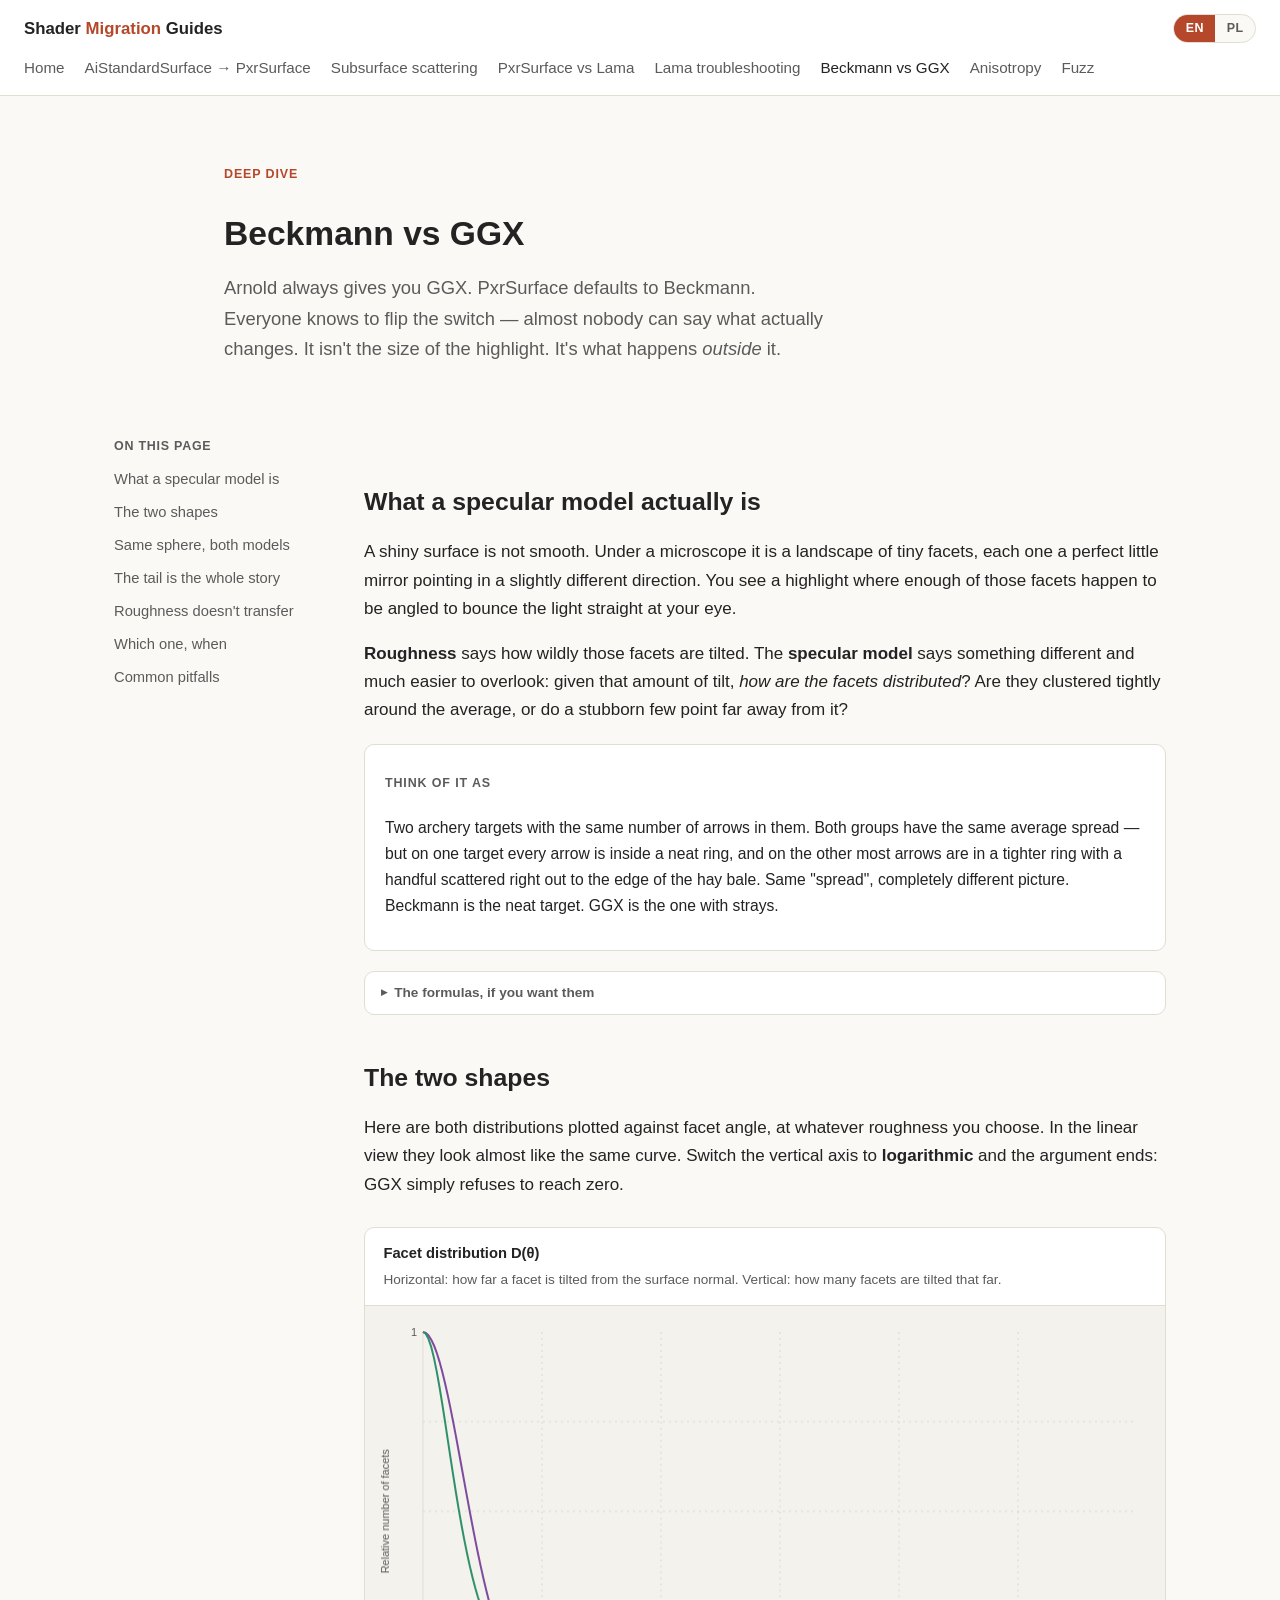
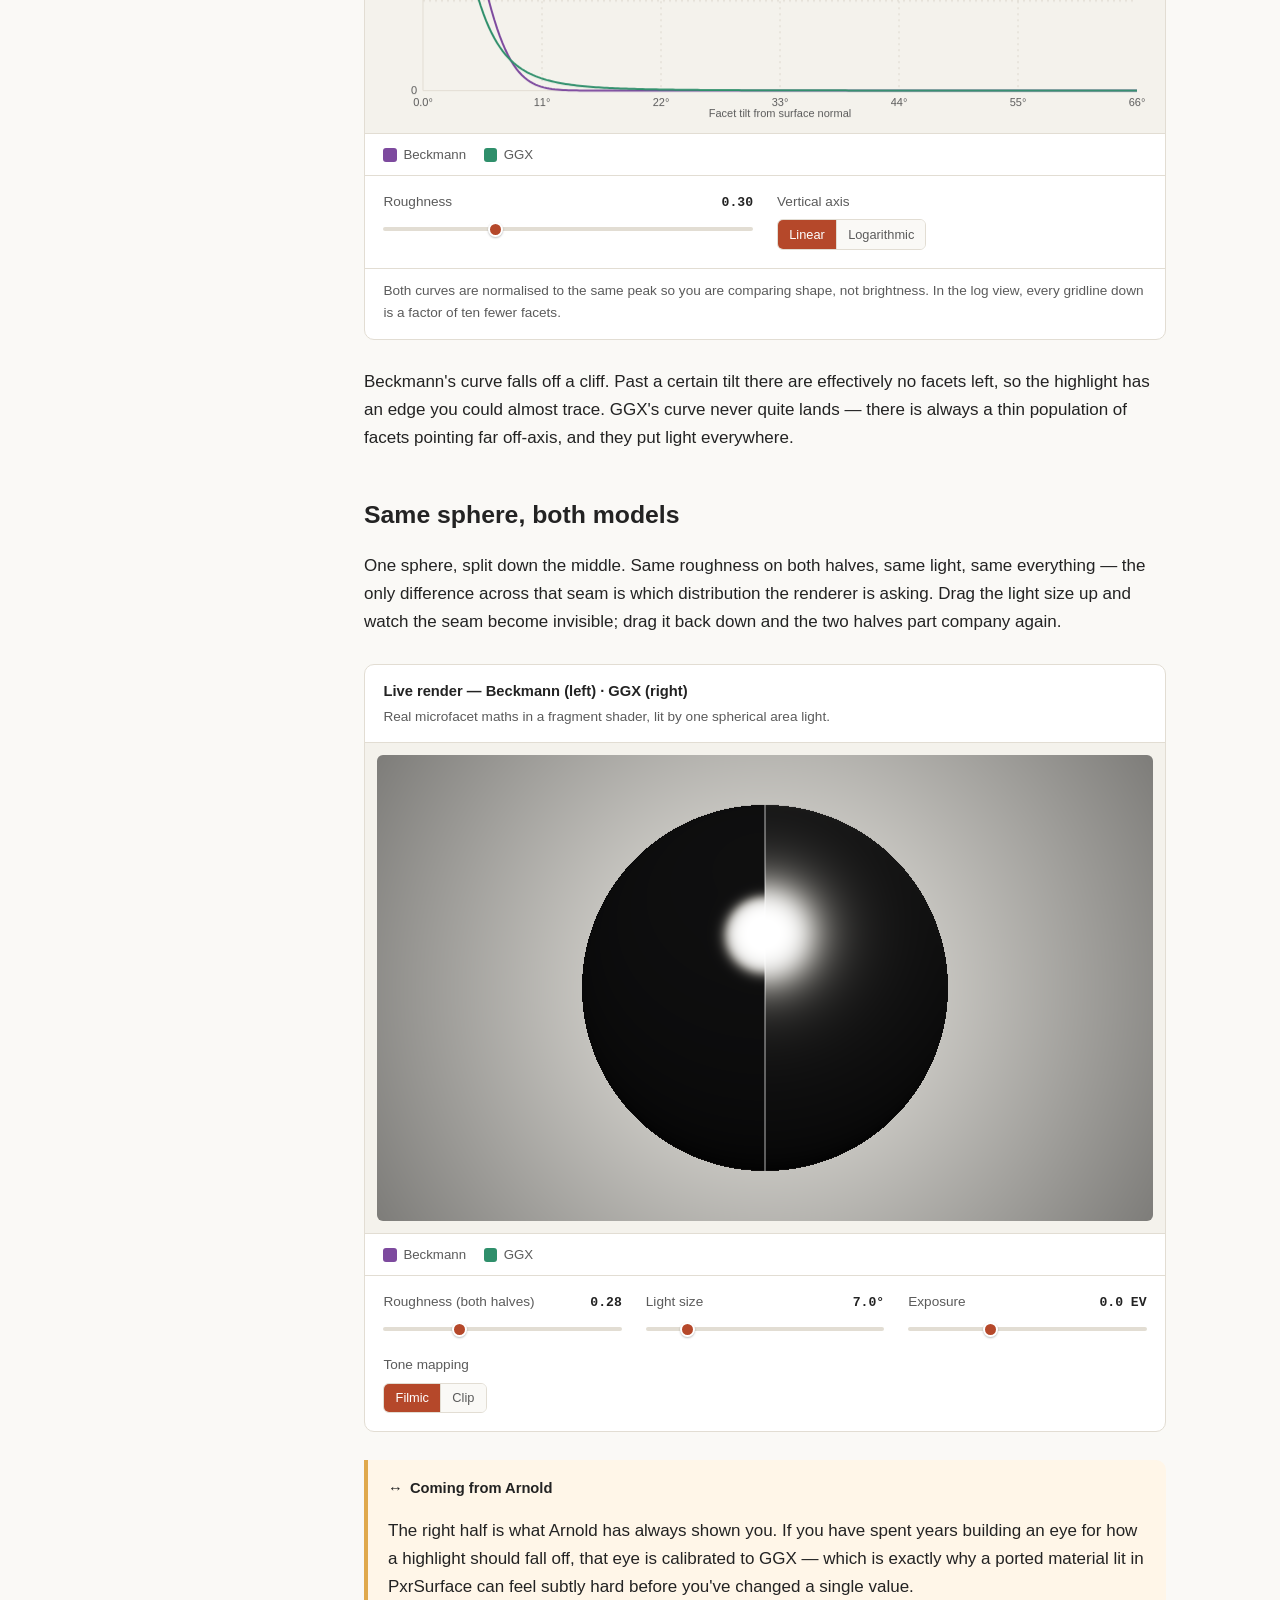
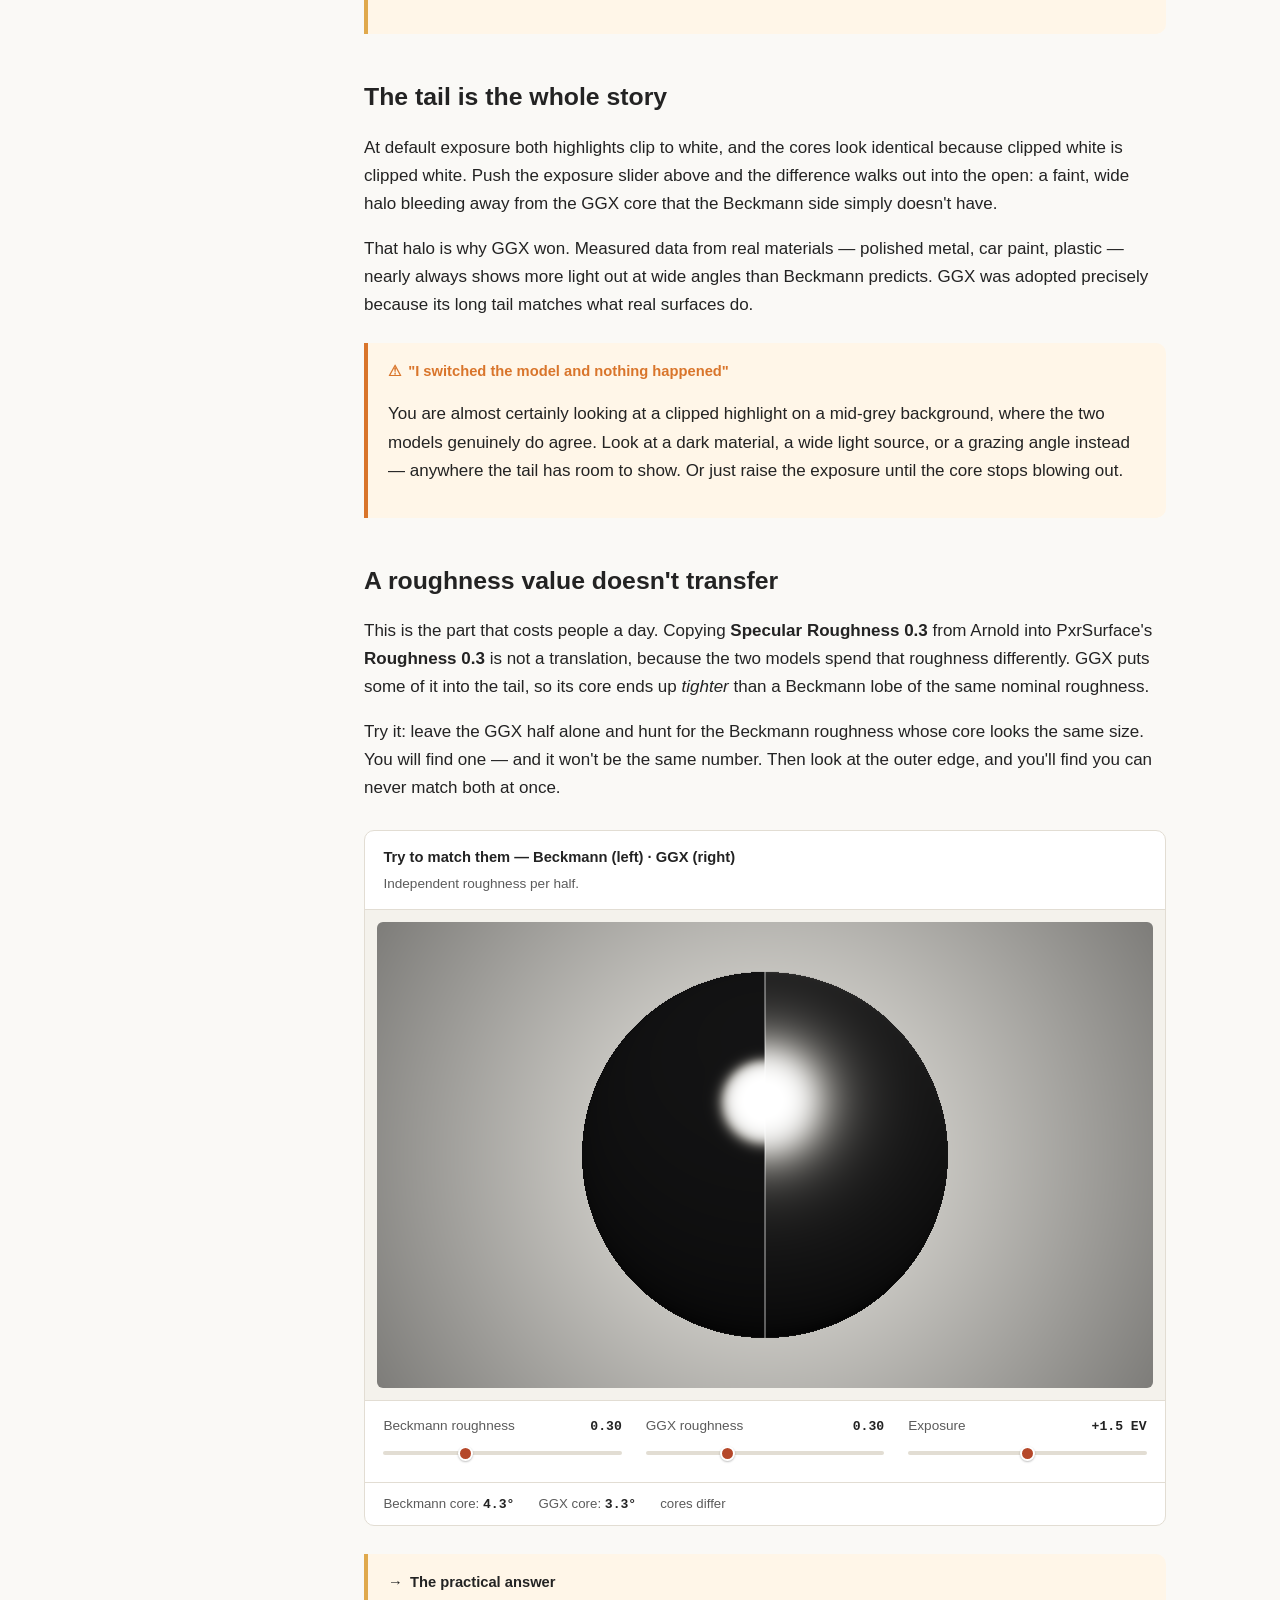
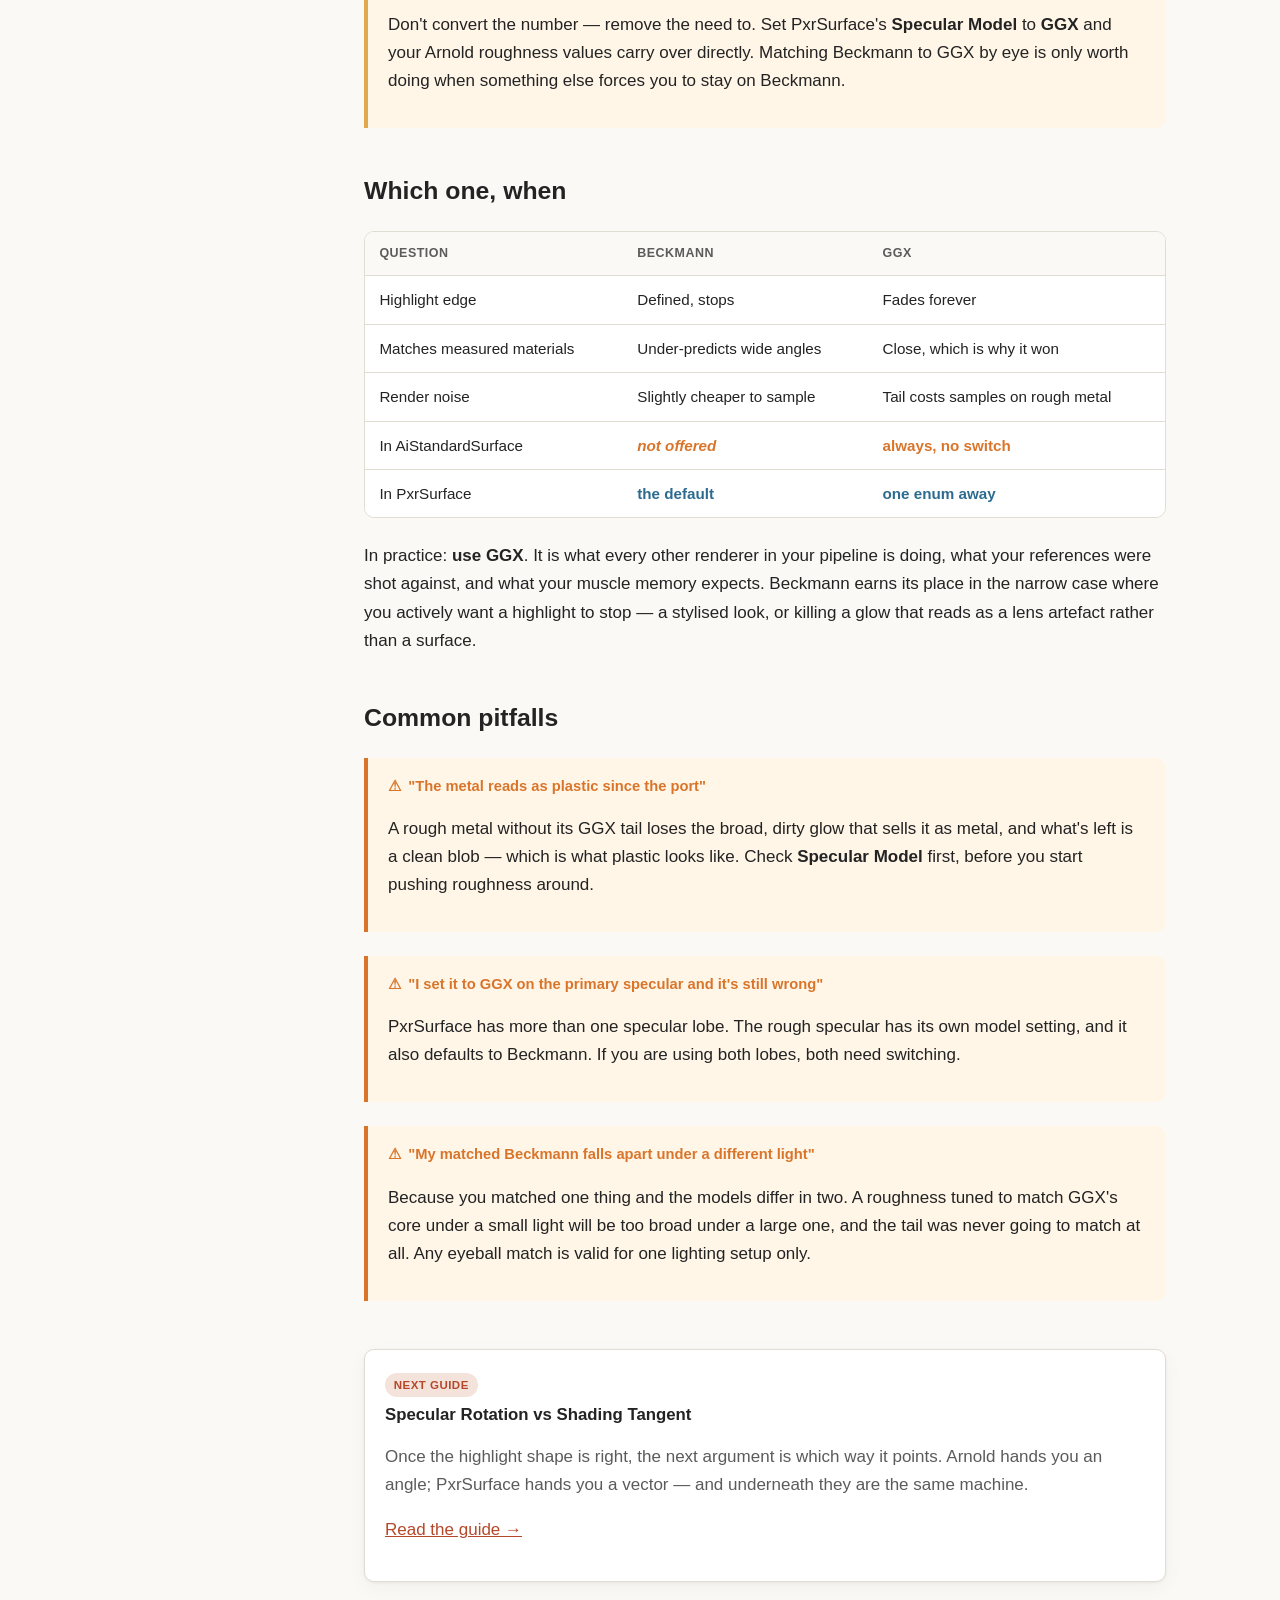
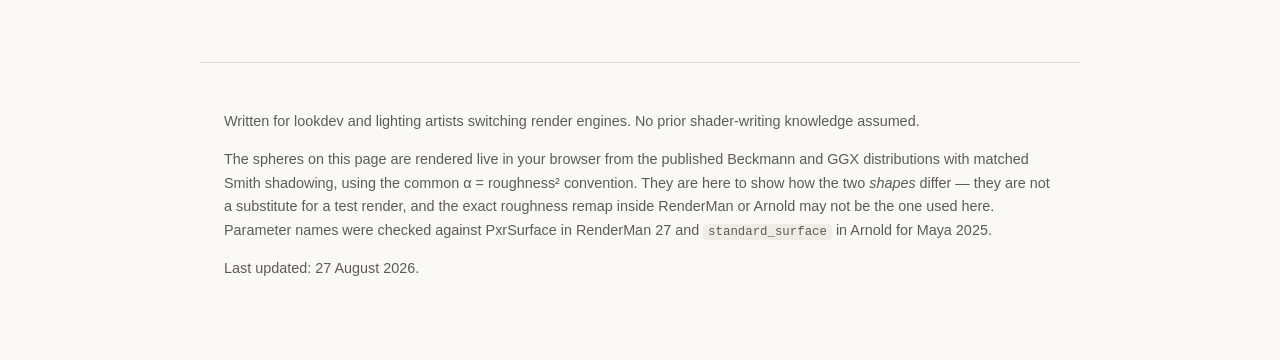
<file: spec.html>
<!DOCTYPE html>
<html lang="en" data-lang="en">
<head>
<meta charset="UTF-8">
<meta name="viewport" content="width=device-width, initial-scale=1.0">
<title data-title-pl="Beckmann kontra GGX">Beckmann vs GGX Guide</title>
<meta name="description" content="An interactive look at the two microfacet specular models an artist actually meets — Beckmann and GGX — why their highlights differ, and why a roughness value does not transfer between them.">
<link rel="stylesheet" href="assets/css/style.css">
<script>
/* Set the language before first paint so a Polish reader never sees a flash
   of English. i18n.js repeats this once modules load. */
(function () {
  var d = document.documentElement, l = null;
  try { l = new URLSearchParams(location.search).get('lang') || localStorage.getItem('rmg-lang'); } catch (e) {}
  if (l !== 'en' && l !== 'pl') l = (navigator.language || '').toLowerCase().indexOf('pl') === 0 ? 'pl' : 'en';
  d.setAttribute('data-lang', l); d.lang = l; d.classList.add('js');
})();
</script>
</head>
<body>

<nav class="topnav topnav--i18n">
  <a class="topnav__brand" href="index.html">Shader <span>Migration</span> Guides</a>
  <div class="topnav__links">
    <a href="index.html">Home</a>
    <a href="guide.html">AiStandardSurface → PxrSurface</a>
    <a href="sss.html">Subsurface scattering</a>
    <a href="lama.html">PxrSurface vs Lama</a>
    <a href="lama-debug.html">Lama troubleshooting</a>
    <a href="spec.html" class="active">Beckmann vs GGX</a>
    <a href="aniso.html">Anisotropy</a>
    <a href="fuzz.html">Fuzz</a>
  </div>
  <div class="lang-switch" role="group" aria-label="Language / Język">
    <button type="button" data-set-lang="en" class="is-active" aria-pressed="true">EN</button>
    <button type="button" data-set-lang="pl" aria-pressed="false">PL</button>
  </div>
</nav>

<header class="hero">
  <p class="section-kicker"><span lang="en">Deep dive</span><span lang="pl">Analiza</span></p>
  <h1><span lang="en">Beckmann vs GGX</span><span lang="pl">Beckmann kontra GGX</span></h1>
  <p class="lead" lang="en">
    Arnold always gives you GGX. PxrSurface defaults to Beckmann. Everyone
    knows to flip the switch — almost nobody can say what actually changes.
    It isn't the size of the highlight. It's what happens <em>outside</em> it.
  </p>
  <p class="lead" lang="pl">
    Arnold zawsze daje ci GGX. PxrSurface domyślnie używa Beckmanna. Każdy wie,
    że trzeba przełączyć ten przełącznik — prawie nikt nie potrafi powiedzieć,
    co się właściwie zmienia. Nie chodzi o wielkość rozbłysku. Chodzi o to, co
    dzieje się <em>poza</em> nim.
  </p>
</header>

<div class="guide-layout">
  <aside class="toc">
    <h2><span lang="en">On this page</span><span lang="pl">Na tej stronie</span></h2>
    <ol>
      <li><a href="#microfacets"><span lang="en">What a specular model is</span><span lang="pl">Czym jest model odbicia</span></a></li>
      <li><a href="#the-shapes"><span lang="en">The two shapes</span><span lang="pl">Dwa kształty</span></a></li>
      <li><a href="#side-by-side"><span lang="en">Same sphere, both models</span><span lang="pl">Ta sama kula, oba modele</span></a></li>
      <li><a href="#the-tail"><span lang="en">The tail is the whole story</span><span lang="pl">Cała rzecz w ogonie</span></a></li>
      <li><a href="#matching"><span lang="en">Roughness doesn't transfer</span><span lang="pl">Chropowatość się nie przenosi</span></a></li>
      <li><a href="#which-when"><span lang="en">Which one, when</span><span lang="pl">Który i kiedy</span></a></li>
      <li><a href="#pitfalls"><span lang="en">Common pitfalls</span><span lang="pl">Typowe pułapki</span></a></li>
    </ol>
  </aside>

  <main class="guide-content">

    <section id="microfacets">
      <h2><span lang="en">What a specular model actually is</span><span lang="pl">Czym właściwie jest model odbicia</span></h2>

      <p lang="en">
        A shiny surface is not smooth. Under a microscope it is a landscape of
        tiny facets, each one a perfect little mirror pointing in a slightly
        different direction. You see a highlight where enough of those facets
        happen to be angled to bounce the light straight at your eye.
      </p>
      <p lang="pl">
        Błyszcząca powierzchnia nie jest gładka. Pod mikroskopem to krajobraz
        drobnych fasetek, z których każda jest idealnym lusterkiem skierowanym
        w nieco innym kierunku. Rozbłysk widzisz tam, gdzie wystarczająco wiele
        z nich jest ustawionych tak, by odbić światło prosto do twojego oka.
      </p>

      <p lang="en">
        <strong>Roughness</strong> says how wildly those facets are tilted.
        The <strong>specular model</strong> says something different and much
        easier to overlook: given that amount of tilt, <em>how are the facets
        distributed</em>? Are they clustered tightly around the average, or do
        a stubborn few point far away from it?
      </p>
      <p lang="pl">
        <strong>Chropowatość</strong> mówi, jak mocno te fasetki są
        poprzechylane. <strong>Model odbicia</strong> mówi coś innego i o wiele
        łatwiejszego do przeoczenia: przy takim rozrzucie nachyleń,
        <em>jak fasetki są rozłożone</em>? Czy skupiają się ciasno wokół
        średniej, czy może uparta mniejszość celuje daleko od niej?
      </p>

      <div class="analogy">
        <p class="section-kicker"><span lang="en">Think of it as</span><span lang="pl">Pomyśl o tym tak</span></p>
        <p lang="en">
          Two archery targets with the same number of arrows in them. Both
          groups have the same average spread — but on one target every arrow
          is inside a neat ring, and on the other most arrows are in a tighter
          ring with a handful scattered right out to the edge of the hay bale.
          Same "spread", completely different picture. Beckmann is the neat
          target. GGX is the one with strays.
        </p>
        <p lang="pl">
          Dwie tarcze łucznicze z tą samą liczbą strzał. Oba skupienia mają ten
          sam średni rozrzut — ale na jednej tarczy wszystkie strzały mieszczą
          się w równym pierścieniu, a na drugiej większość siedzi ciaśniej, za
          to kilka poleciało aż na skraj beli siana. Ten sam „rozrzut”, zupełnie
          inny obrazek. Beckmann to ta równa tarcza. GGX to ta ze strzałami
          w krzakach.
        </p>
      </div>

      <details class="math">
        <summary><span lang="en">The formulas, if you want them</span><span lang="pl">Wzory, jeśli ich potrzebujesz</span></summary>
        <div class="formula">Beckmann:  D(θ) = exp( −tan²θ / α² ) / ( π α² cos⁴θ )

GGX:       D(θ) = α² / ( π · ( cos²θ (α² − 1) + 1 )² )</div>
        <p class="formula-where" lang="en">
          θ is the angle between a facet's normal and the surface normal, and
          α is the roughness after the renderer's internal remap (commonly
          α = roughness²). Beckmann's <code>exp</code> decays faster than any
          polynomial; GGX's squared denominator decays like 1/θ⁴. That single
          difference is the entire subject of this page.
        </p>
        <p class="formula-where" lang="pl">
          θ to kąt między normalną fasetki a normalną powierzchni, a α to
          chropowatość po wewnętrznym przemapowaniu renderera (zwykle
          α = chropowatość²). <code>exp</code> Beckmanna zanika szybciej niż
          jakikolwiek wielomian; kwadrat w mianowniku GGX zanika jak 1/θ⁴. Ta
          jedna różnica to cały temat tej strony.
        </p>
      </details>
    </section>

    <section id="the-shapes">
      <h2><span lang="en">The two shapes</span><span lang="pl">Dwa kształty</span></h2>

      <p lang="en">
        Here are both distributions plotted against facet angle, at whatever
        roughness you choose. In the linear view they look almost like the same
        curve. Switch the vertical axis to <strong>logarithmic</strong> and the
        argument ends: GGX simply refuses to reach zero.
      </p>
      <p lang="pl">
        Poniżej oba rozkłady w funkcji kąta fasetki, przy dowolnie wybranej
        chropowatości. W widoku liniowym wyglądają niemal jak ta sama krzywa.
        Przełącz oś pionową na <strong>logarytmiczną</strong> i dyskusja się
        kończy: GGX po prostu nie chce dojść do zera.
      </p>

      <div class="viz">
        <div class="viz__head">
          <p class="viz__title"><span lang="en">Facet distribution D(θ)</span><span lang="pl">Rozkład fasetek D(θ)</span></p>
          <p class="viz__sub"><span lang="en">Horizontal: how far a facet is tilted from the surface normal. Vertical: how many facets are tilted that far.</span><span lang="pl">Poziomo: jak mocno fasetka jest odchylona od normalnej. Pionowo: ile fasetek ma takie odchylenie.</span></p>
        </div>
        <div class="viz__stage"><canvas id="ndf-plot" data-ratio="0.52"></canvas></div>
        <div class="viz__legend">
          <span><i class="legend-a"></i>Beckmann</span>
          <span><i class="legend-b"></i>GGX</span>
        </div>
        <div class="viz__controls" id="ndf-ctl">
          <div class="ctl">
            <label class="ctl__label" for="ndfRough">
              <span><span lang="en">Roughness</span><span lang="pl">Chropowatość</span></span>
              <span class="ctl__value" data-value-for="ndfRough"></span>
            </label>
            <input type="range" id="ndfRough" min="0.05" max="0.9" step="0.01" value="0.3" data-fmt="2">
          </div>
          <div class="ctl ctl--seg">
            <div class="ctl__label"><span><span lang="en">Vertical axis</span><span lang="pl">Oś pionowa</span></span></div>
            <div class="seg" id="ndfScale" data-value="lin">
              <button type="button" data-val="lin" class="is-active"><span lang="en">Linear</span><span lang="pl">Liniowa</span></button>
              <button type="button" data-val="log"><span lang="en">Logarithmic</span><span lang="pl">Logarytmiczna</span></button>
            </div>
          </div>
        </div>
        <div class="viz__note">
          <p lang="en">
            Both curves are normalised to the same peak so you are comparing
            shape, not brightness. In the log view, every gridline down is a
            factor of ten fewer facets.
          </p>
          <p lang="pl">
            Obie krzywe są znormalizowane do tego samego szczytu, więc
            porównujesz kształt, a nie jasność. W widoku logarytmicznym każda
            linia siatki w dół to dziesięć razy mniej fasetek.
          </p>
        </div>
      </div>

      <p lang="en">
        Beckmann's curve falls off a cliff. Past a certain tilt there are
        effectively no facets left, so the highlight has an edge you could
        almost trace. GGX's curve never quite lands — there is always a thin
        population of facets pointing far off-axis, and they put light
        everywhere.
      </p>
      <p lang="pl">
        Krzywa Beckmanna spada jak z urwiska. Powyżej pewnego nachylenia
        praktycznie nie ma już fasetek, więc rozbłysk ma krawędź, którą dałoby
        się obrysować. Krzywa GGX nigdy do końca nie ląduje — zawsze zostaje
        cienka populacja fasetek celujących daleko w bok, i to one rozsiewają
        światło wszędzie.
      </p>
    </section>

    <section id="side-by-side">
      <h2><span lang="en">Same sphere, both models</span><span lang="pl">Ta sama kula, oba modele</span></h2>

      <p lang="en">
        One sphere, split down the middle. Same roughness on both halves, same
        light, same everything — the only difference across that seam is which
        distribution the renderer is asking. Drag the light size up and watch
        the seam become invisible; drag it back down and the two halves part
        company again.
      </p>
      <p lang="pl">
        Jedna kula, przecięta na pół. Ta sama chropowatość po obu stronach, to
        samo światło, wszystko takie samo — jedyną różnicą po dwóch stronach
        szwu jest to, o który rozkład pyta renderer. Zwiększ rozmiar światła
        i patrz, jak szew znika; zmniejsz go z powrotem, a połówki znów się
        rozjeżdżają.
      </p>

      <div class="viz">
        <div class="viz__head">
          <p class="viz__title"><span lang="en">Live render — Beckmann (left) · GGX (right)</span><span lang="pl">Render na żywo — Beckmann (lewo) · GGX (prawo)</span></p>
          <p class="viz__sub"><span lang="en">Real microfacet maths in a fragment shader, lit by one spherical area light.</span><span lang="pl">Prawdziwa matematyka mikrofasetek w shaderze fragmentów, oświetlona jedną kulistą lampą powierzchniową.</span></p>
        </div>
        <div class="viz__stage"><canvas id="ball-split" data-ratio="0.6"></canvas></div>
        <div class="viz__legend">
          <span><i class="legend-a"></i>Beckmann</span>
          <span><i class="legend-b"></i>GGX</span>
        </div>
        <div class="viz__controls" id="ball-ctl">
          <div class="ctl">
            <label class="ctl__label" for="ballRough">
              <span><span lang="en">Roughness (both halves)</span><span lang="pl">Chropowatość (obie połówki)</span></span>
              <span class="ctl__value" data-value-for="ballRough"></span>
            </label>
            <input type="range" id="ballRough" min="0.05" max="0.8" step="0.01" value="0.28" data-fmt="2">
          </div>
          <div class="ctl">
            <label class="ctl__label" for="ballLight">
              <span><span lang="en">Light size</span><span lang="pl">Rozmiar światła</span></span>
              <span class="ctl__value" data-value-for="ballLight"></span>
            </label>
            <input type="range" id="ballLight" min="1" max="40" step="0.5" value="7" data-fmt="deg">
          </div>
          <div class="ctl">
            <label class="ctl__label" for="ballExp">
              <span><span lang="en">Exposure</span><span lang="pl">Ekspozycja</span></span>
              <span class="ctl__value" data-value-for="ballExp"></span>
            </label>
            <input type="range" id="ballExp" min="-3" max="6" step="0.1" value="0" data-fmt="stops">
          </div>
          <div class="ctl ctl--seg">
            <div class="ctl__label"><span><span lang="en">Tone mapping</span><span lang="pl">Mapowanie tonalne</span></span></div>
            <div class="seg" id="ballTone" data-value="film">
              <button type="button" data-val="film" class="is-active"><span lang="en">Filmic</span><span lang="pl">Filmowe</span></button>
              <button type="button" data-val="clip"><span lang="en">Clip</span><span lang="pl">Obcięcie</span></button>
            </div>
          </div>
        </div>
      </div>

      <div class="callout">
        <div class="callout__title">↔ <span lang="en">Coming from Arnold</span><span lang="pl">Przesiadka z Arnolda</span></div>
        <p lang="en">
          The right half is what Arnold has always shown you. If you have spent
          years building an eye for how a highlight should fall off, that eye
          is calibrated to GGX — which is exactly why a ported material lit in
          PxrSurface can feel subtly hard before you've changed a single value.
        </p>
        <p lang="pl">
          Prawa połówka to dokładnie to, co Arnold zawsze ci pokazywał. Jeśli
          latami wyrabiałeś sobie oko na to, jak rozbłysk powinien zanikać, to
          oko jest wykalibrowane na GGX — i właśnie dlatego przeniesiony
          materiał oświetlony w PxrSurface potrafi wydać się subtelnie twardy,
          zanim jeszcze zmienisz jakąkolwiek wartość.
        </p>
      </div>
    </section>

    <section id="the-tail">
      <h2><span lang="en">The tail is the whole story</span><span lang="pl">Cała rzecz w ogonie</span></h2>

      <p lang="en">
        At default exposure both highlights clip to white, and the cores look
        identical because clipped white is clipped white. Push the exposure
        slider above and the difference walks out into the open: a faint,
        wide halo bleeding away from the GGX core that the Beckmann side
        simply doesn't have.
      </p>
      <p lang="pl">
        Przy domyślnej ekspozycji oba rozbłyski obcinają się do bieli, a rdzenie
        wyglądają identycznie, bo obcięta biel to obcięta biel. Podbij suwak
        ekspozycji powyżej, a różnica sama wychodzi na wierzch: słaba, szeroka
        poświata rozlewająca się wokół rdzenia GGX, której strona Beckmanna po
        prostu nie ma.
      </p>

      <p lang="en">
        That halo is why GGX won. Measured data from real materials — polished
        metal, car paint, plastic — nearly always shows more light out at wide
        angles than Beckmann predicts. GGX was adopted precisely because its
        long tail matches what real surfaces do.
      </p>
      <p lang="pl">
        Ta poświata jest powodem, dla którego GGX wygrał. Zmierzone dane
        prawdziwych materiałów — polerowanego metalu, lakieru samochodowego,
        plastiku — niemal zawsze pokazują więcej światła pod szerokimi kątami,
        niż przewiduje Beckmann. GGX przyjął się właśnie dlatego, że jego długi
        ogon odpowiada temu, co robią prawdziwe powierzchnie.
      </p>

      <div class="callout callout--pitfall">
        <div class="callout__title">⚠ <span lang="en">"I switched the model and nothing happened"</span><span lang="pl">„Przełączyłem model i nic się nie stało”</span></div>
        <p lang="en">
          You are almost certainly looking at a clipped highlight on a mid-grey
          background, where the two models genuinely do agree. Look at a dark
          material, a wide light source, or a grazing angle instead — anywhere
          the tail has room to show. Or just raise the exposure until the core
          stops blowing out.
        </p>
        <p lang="pl">
          Prawie na pewno patrzysz na obcięty rozbłysk na średnio szarym tle,
          gdzie oba modele faktycznie się zgadzają. Spójrz zamiast tego na
          ciemny materiał, szerokie źródło światła albo kąt muskający —
          wszędzie tam, gdzie ogon ma miejsce, by się pokazać. Albo po prostu
          podnieś ekspozycję, aż rdzeń przestanie się przepalać.
        </p>
      </div>
    </section>

    <section id="matching">
      <h2><span lang="en">A roughness value doesn't transfer</span><span lang="pl">Wartość chropowatości się nie przenosi</span></h2>

      <p lang="en">
        This is the part that costs people a day. Copying
        <strong>Specular Roughness 0.3</strong> from Arnold into PxrSurface's
        <strong>Roughness 0.3</strong> is not a translation, because the two
        models spend that roughness differently. GGX puts some of it into the
        tail, so its core ends up <em>tighter</em> than a Beckmann lobe of the
        same nominal roughness.
      </p>
      <p lang="pl">
        To ten fragment, który kosztuje ludzi cały dzień. Przepisanie
        <strong>Specular Roughness 0.3</strong> z Arnolda do
        <strong>Roughness 0.3</strong> w PxrSurface nie jest tłumaczeniem, bo
        oba modele wydają tę chropowatość inaczej. GGX część z niej przeznacza
        na ogon, więc jego rdzeń wychodzi <em>ciaśniejszy</em> niż płat
        Beckmanna o tej samej nominalnej chropowatości.
      </p>

      <p lang="en">
        Try it: leave the GGX half alone and hunt for the Beckmann roughness
        whose core looks the same size. You will find one — and it won't be the
        same number. Then look at the outer edge, and you'll find you can never
        match both at once.
      </p>
      <p lang="pl">
        Spróbuj: zostaw połówkę GGX w spokoju i poszukaj takiej chropowatości
        Beckmanna, przy której rdzeń wygląda na tak samo duży. Znajdziesz ją —
        i nie będzie to ta sama liczba. Potem spójrz na zewnętrzną krawędź
        i przekonasz się, że jednego z drugim nigdy nie dopasujesz naraz.
      </p>

      <div class="viz">
        <div class="viz__head">
          <p class="viz__title"><span lang="en">Try to match them — Beckmann (left) · GGX (right)</span><span lang="pl">Spróbuj je dopasować — Beckmann (lewo) · GGX (prawo)</span></p>
          <p class="viz__sub"><span lang="en">Independent roughness per half.</span><span lang="pl">Niezależna chropowatość dla każdej połówki.</span></p>
        </div>
        <div class="viz__stage"><canvas id="ball-match" data-ratio="0.6"></canvas></div>
        <div class="viz__controls" id="match-ctl">
          <div class="ctl">
            <label class="ctl__label" for="matchB">
              <span><span lang="en">Beckmann roughness</span><span lang="pl">Chropowatość Beckmanna</span></span>
              <span class="ctl__value" data-value-for="matchB"></span>
            </label>
            <input type="range" id="matchB" min="0.05" max="0.8" step="0.01" value="0.30" data-fmt="2">
          </div>
          <div class="ctl">
            <label class="ctl__label" for="matchG">
              <span><span lang="en">GGX roughness</span><span lang="pl">Chropowatość GGX</span></span>
              <span class="ctl__value" data-value-for="matchG"></span>
            </label>
            <input type="range" id="matchG" min="0.05" max="0.8" step="0.01" value="0.30" data-fmt="2">
          </div>
          <div class="ctl">
            <label class="ctl__label" for="matchExp">
              <span><span lang="en">Exposure</span><span lang="pl">Ekspozycja</span></span>
              <span class="ctl__value" data-value-for="matchExp"></span>
            </label>
            <input type="range" id="matchExp" min="-3" max="6" step="0.1" value="1.5" data-fmt="stops">
          </div>
        </div>
        <div class="readout" id="match-readout"></div>
      </div>

      <div class="callout">
        <div class="callout__title">→ <span lang="en">The practical answer</span><span lang="pl">Odpowiedź praktyczna</span></div>
        <p lang="en">
          Don't convert the number — remove the need to. Set PxrSurface's
          <strong>Specular Model</strong> to <strong>GGX</strong> and your
          Arnold roughness values carry over directly. Matching Beckmann to
          GGX by eye is only worth doing when something else forces you to stay
          on Beckmann.
        </p>
        <p lang="pl">
          Nie przeliczaj liczby — usuń potrzebę przeliczania. Ustaw
          <strong>Specular Model</strong> w PxrSurface na <strong>GGX</strong>,
          a wartości chropowatości z Arnolda przeniosą się bezpośrednio.
          Dopasowywanie Beckmanna do GGX na oko ma sens tylko wtedy, gdy coś
          innego zmusza cię do pozostania przy Beckmannie.
        </p>
      </div>
    </section>

    <section id="which-when">
      <h2><span lang="en">Which one, when</span><span lang="pl">Który i kiedy</span></h2>

      <div class="table-scroll">
        <table>
          <thead>
            <tr>
              <th><span lang="en">Question</span><span lang="pl">Pytanie</span></th>
              <th><span lang="en">Beckmann</span><span lang="pl">Beckmann</span></th>
              <th><span lang="en">GGX</span><span lang="pl">GGX</span></th>
            </tr>
          </thead>
          <tbody>
            <tr>
              <td><span lang="en">Highlight edge</span><span lang="pl">Krawędź rozbłysku</span></td>
              <td><span lang="en">Defined, stops</span><span lang="pl">Wyraźna, kończy się</span></td>
              <td><span lang="en">Fades forever</span><span lang="pl">Zanika bez końca</span></td>
            </tr>
            <tr>
              <td><span lang="en">Matches measured materials</span><span lang="pl">Zgodność z pomiarami materiałów</span></td>
              <td><span lang="en">Under-predicts wide angles</span><span lang="pl">Zaniża szerokie kąty</span></td>
              <td><span lang="en">Close, which is why it won</span><span lang="pl">Blisko — i dlatego wygrał</span></td>
            </tr>
            <tr>
              <td><span lang="en">Render noise</span><span lang="pl">Szum w renderze</span></td>
              <td><span lang="en">Slightly cheaper to sample</span><span lang="pl">Nieco tańszy w próbkowaniu</span></td>
              <td><span lang="en">Tail costs samples on rough metal</span><span lang="pl">Ogon kosztuje próbki na chropowatym metalu</span></td>
            </tr>
            <tr>
              <td><span lang="en">In AiStandardSurface</span><span lang="pl">W AiStandardSurface</span></td>
              <td class="col-arnold"><em><span lang="en">not offered</span><span lang="pl">niedostępny</span></em></td>
              <td class="col-arnold"><span lang="en">always, no switch</span><span lang="pl">zawsze, bez przełącznika</span></td>
            </tr>
            <tr>
              <td><span lang="en">In PxrSurface</span><span lang="pl">W PxrSurface</span></td>
              <td class="col-pxr"><span lang="en">the default</span><span lang="pl">domyślny</span></td>
              <td class="col-pxr"><span lang="en">one enum away</span><span lang="pl">jedno pole enum dalej</span></td>
            </tr>
          </tbody>
        </table>
      </div>

      <p lang="en">
        In practice: <strong>use GGX</strong>. It is what every other renderer
        in your pipeline is doing, what your references were shot against, and
        what your muscle memory expects. Beckmann earns its place in the
        narrow case where you actively want a highlight to stop — a stylised
        look, or killing a glow that reads as a lens artefact rather than a
        surface.
      </p>
      <p lang="pl">
        W praktyce: <strong>używaj GGX</strong>. To robi każdy inny renderer
        w twoim pipelinie, na tym nakręcono twoje referencje i tego oczekuje
        twoja pamięć mięśniowa. Beckmann zarabia na swoje miejsce w wąskim
        przypadku, gdy świadomie chcesz, by rozbłysk się kończył — przy
        stylizowanym looku albo gdy trzeba zabić poświatę czytaną jako artefakt
        obiektywu, a nie własność powierzchni.
      </p>
    </section>

    <section id="pitfalls">
      <h2><span lang="en">Common pitfalls</span><span lang="pl">Typowe pułapki</span></h2>

      <div class="callout callout--pitfall">
        <div class="callout__title">⚠ <span lang="en">"The metal reads as plastic since the port"</span><span lang="pl">„Metal wygląda jak plastik od czasu przeniesienia”</span></div>
        <p lang="en">
          A rough metal without its GGX tail loses the broad, dirty glow that
          sells it as metal, and what's left is a clean blob — which is what
          plastic looks like. Check <strong>Specular Model</strong> first, before
          you start pushing roughness around.
        </p>
        <p lang="pl">
          Chropowaty metal bez swojego ogona GGX traci szeroką, brudną poświatę,
          która sprzedaje go jako metal, a to, co zostaje, to czysta plama —
          czyli dokładnie to, jak wygląda plastik. Sprawdź najpierw
          <strong>Specular Model</strong>, zanim zaczniesz przesuwać
          chropowatość.
        </p>
      </div>

      <div class="callout callout--pitfall">
        <div class="callout__title">⚠ <span lang="en">"I set it to GGX on the primary specular and it's still wrong"</span><span lang="pl">„Ustawiłem GGX na głównym specularze i dalej jest źle”</span></div>
        <p lang="en">
          PxrSurface has more than one specular lobe. The rough specular has its
          own model setting, and it also defaults to Beckmann. If you are using
          both lobes, both need switching.
        </p>
        <p lang="pl">
          PxrSurface ma więcej niż jeden płat odbicia. Rough specular ma własne
          ustawienie modelu i również domyślnie stoi na Beckmannie. Jeśli
          używasz obu płatów, oba trzeba przełączyć.
        </p>
      </div>

      <div class="callout callout--pitfall">
        <div class="callout__title">⚠ <span lang="en">"My matched Beckmann falls apart under a different light"</span><span lang="pl">„Mój dopasowany Beckmann rozsypuje się przy innym świetle”</span></div>
        <p lang="en">
          Because you matched one thing and the models differ in two. A
          roughness tuned to match GGX's core under a small light will be too
          broad under a large one, and the tail was never going to match at
          all. Any eyeball match is valid for one lighting setup only.
        </p>
        <p lang="pl">
          Bo dopasowałeś jedną rzecz, a modele różnią się na dwóch. Chropowatość
          dostrojona do rdzenia GGX przy małym świetle będzie za szeroka przy
          dużym, a ogon i tak nigdy nie miał się zgodzić. Każde dopasowanie na
          oko obowiązuje tylko dla jednego ustawienia świateł.
        </p>
      </div>
    </section>

    <div class="card card--trailing">
      <span class="badge"><span lang="en">Next guide</span><span lang="pl">Następny przewodnik</span></span>
      <h3><span lang="en">Specular Rotation vs Shading Tangent</span><span lang="pl">Specular Rotation kontra Shading Tangent</span></h3>
      <p class="muted" lang="en">
        Once the highlight shape is right, the next argument is which way it
        points. Arnold hands you an angle; PxrSurface hands you a vector — and
        underneath they are the same machine.
      </p>
      <p class="muted" lang="pl">
        Gdy kształt rozbłysku już się zgadza, kolejny spór dotyczy tego, w którą
        stronę jest skierowany. Arnold daje ci kąt, PxrSurface wektor — a pod
        spodem to ta sama maszyneria.
      </p>
      <p><a href="aniso.html"><span lang="en">Read the guide →</span><span lang="pl">Przeczytaj przewodnik →</span></a></p>
    </div>

  </main>
</div>

<footer>
  <p lang="en">
    Written for lookdev and lighting artists switching render engines. No prior
    shader-writing knowledge assumed.
  </p>
  <p lang="pl">
    Napisane dla artystów lookdev i światła zmieniających silnik renderujący.
    Nie zakłada wcześniejszej znajomości pisania shaderów.
  </p>
  <p lang="en">
    The spheres on this page are rendered live in your browser from the
    published Beckmann and GGX distributions with matched Smith shadowing,
    using the common α = roughness² convention. They are here to show how the
    two <em>shapes</em> differ — they are not a substitute for a test render,
    and the exact roughness remap inside RenderMan or Arnold may not be the one
    used here. Parameter names were checked against PxrSurface in RenderMan 27
    and <code>standard_surface</code> in Arnold for Maya 2025.
  </p>
  <p lang="pl">
    Kule na tej stronie są renderowane na żywo w twojej przeglądarce
    z opublikowanych rozkładów Beckmanna i GGX z dopasowanym cieniowaniem
    Smitha, przy powszechnej konwencji α = chropowatość². Są tu po to, by
    pokazać, jak różnią się oba <em>kształty</em> — nie zastępują testowego
    renderu, a dokładne przemapowanie chropowatości wewnątrz RenderMana czy
    Arnolda może nie być tym użytym tutaj. Nazwy parametrów sprawdzono
    względem PxrSurface w RenderMan 27 i <code>standard_surface</code>
    w Arnoldzie dla Maya 2025.
  </p>
  <p class="muted"><span lang="en">Last updated: 27 August 2026.</span><span lang="pl">Ostatnia aktualizacja: 27 sierpnia 2026.</span></p>
</footer>

<script type="module" src="assets/js/spec.js"></script>
</body>
</html>
</file>
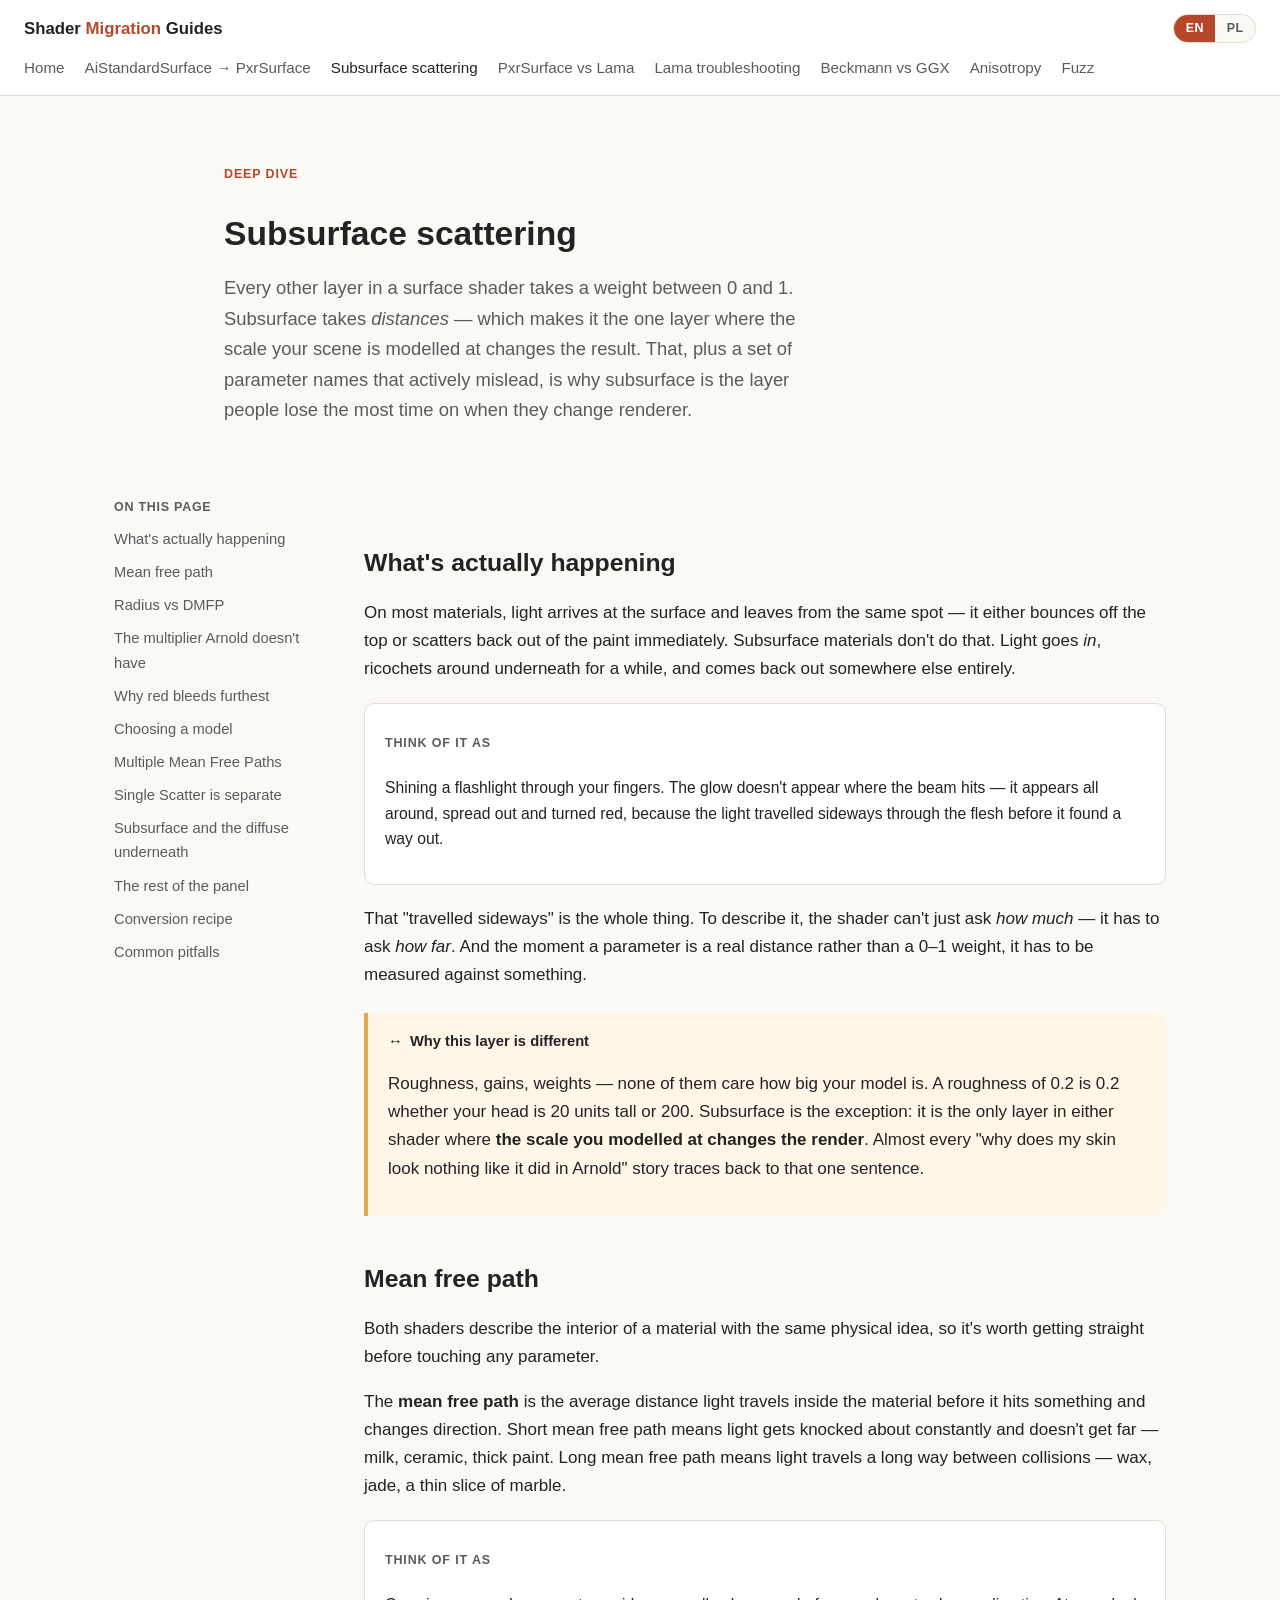
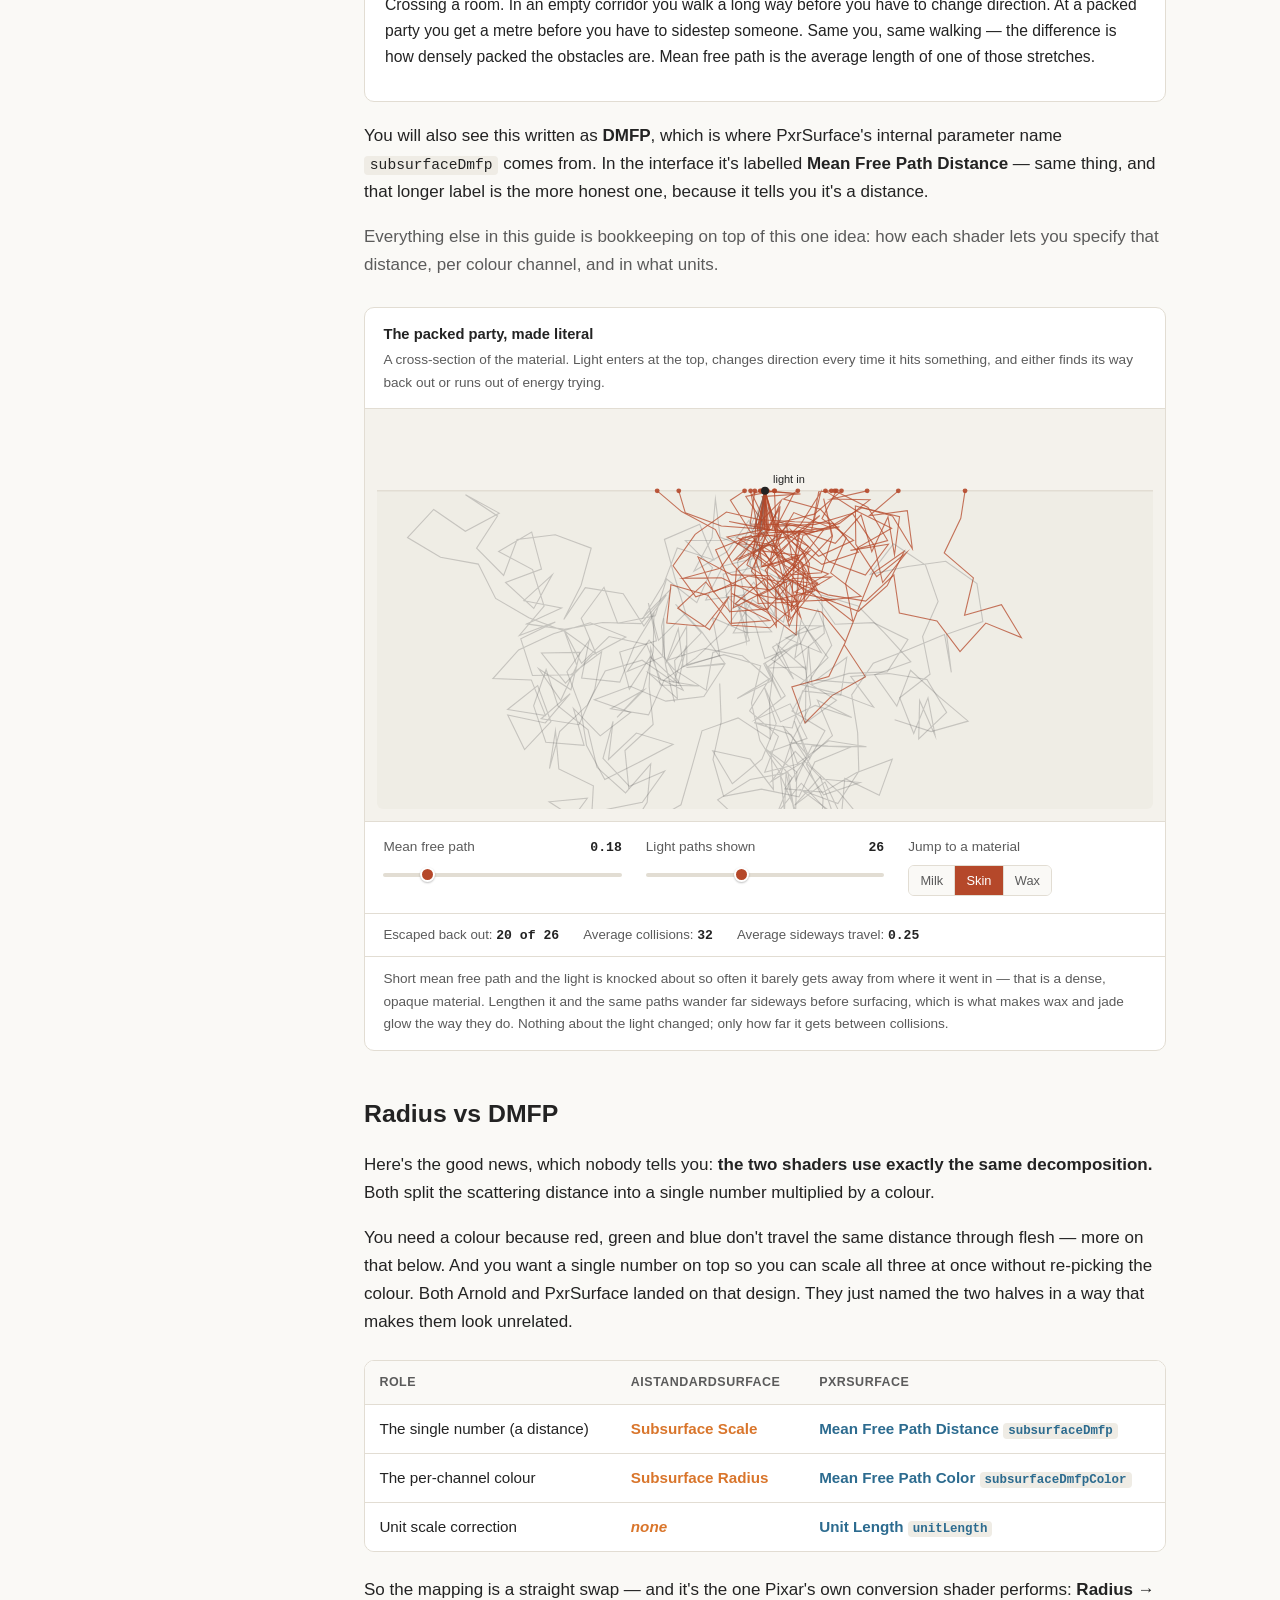
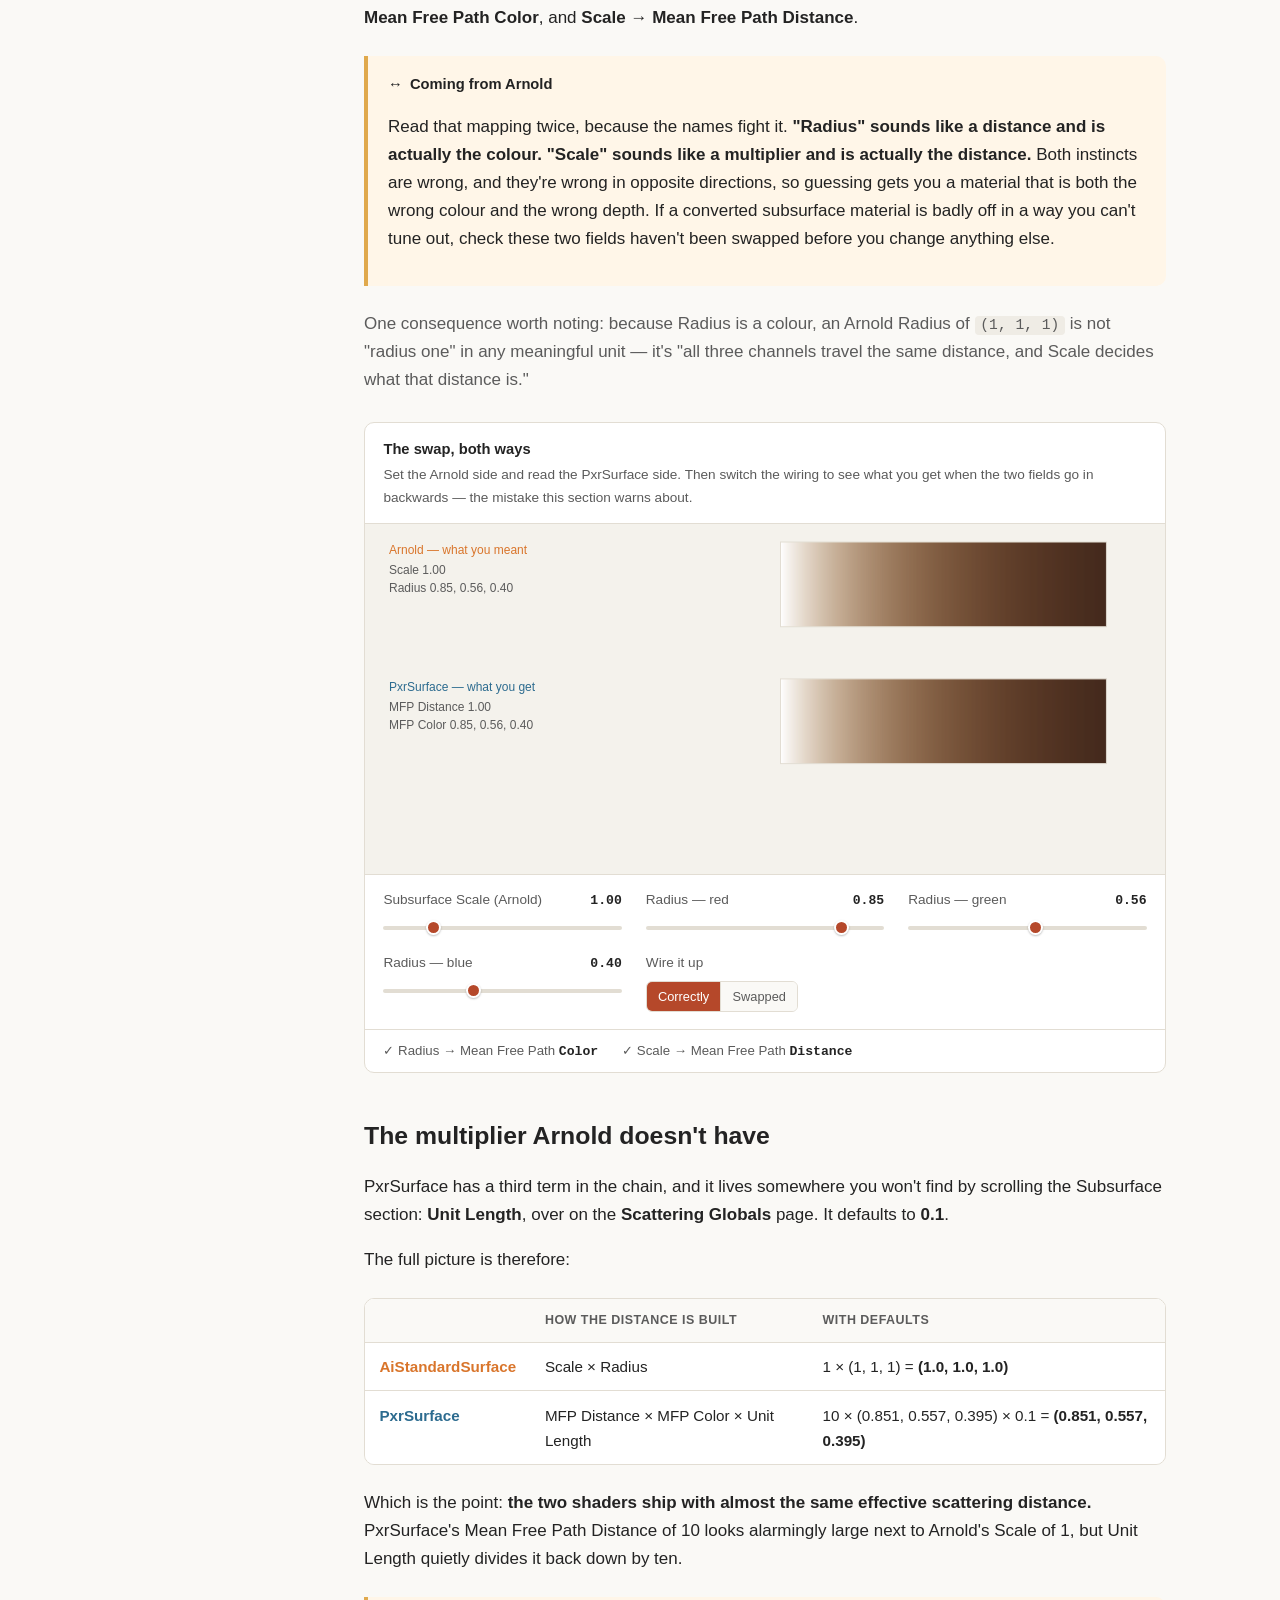
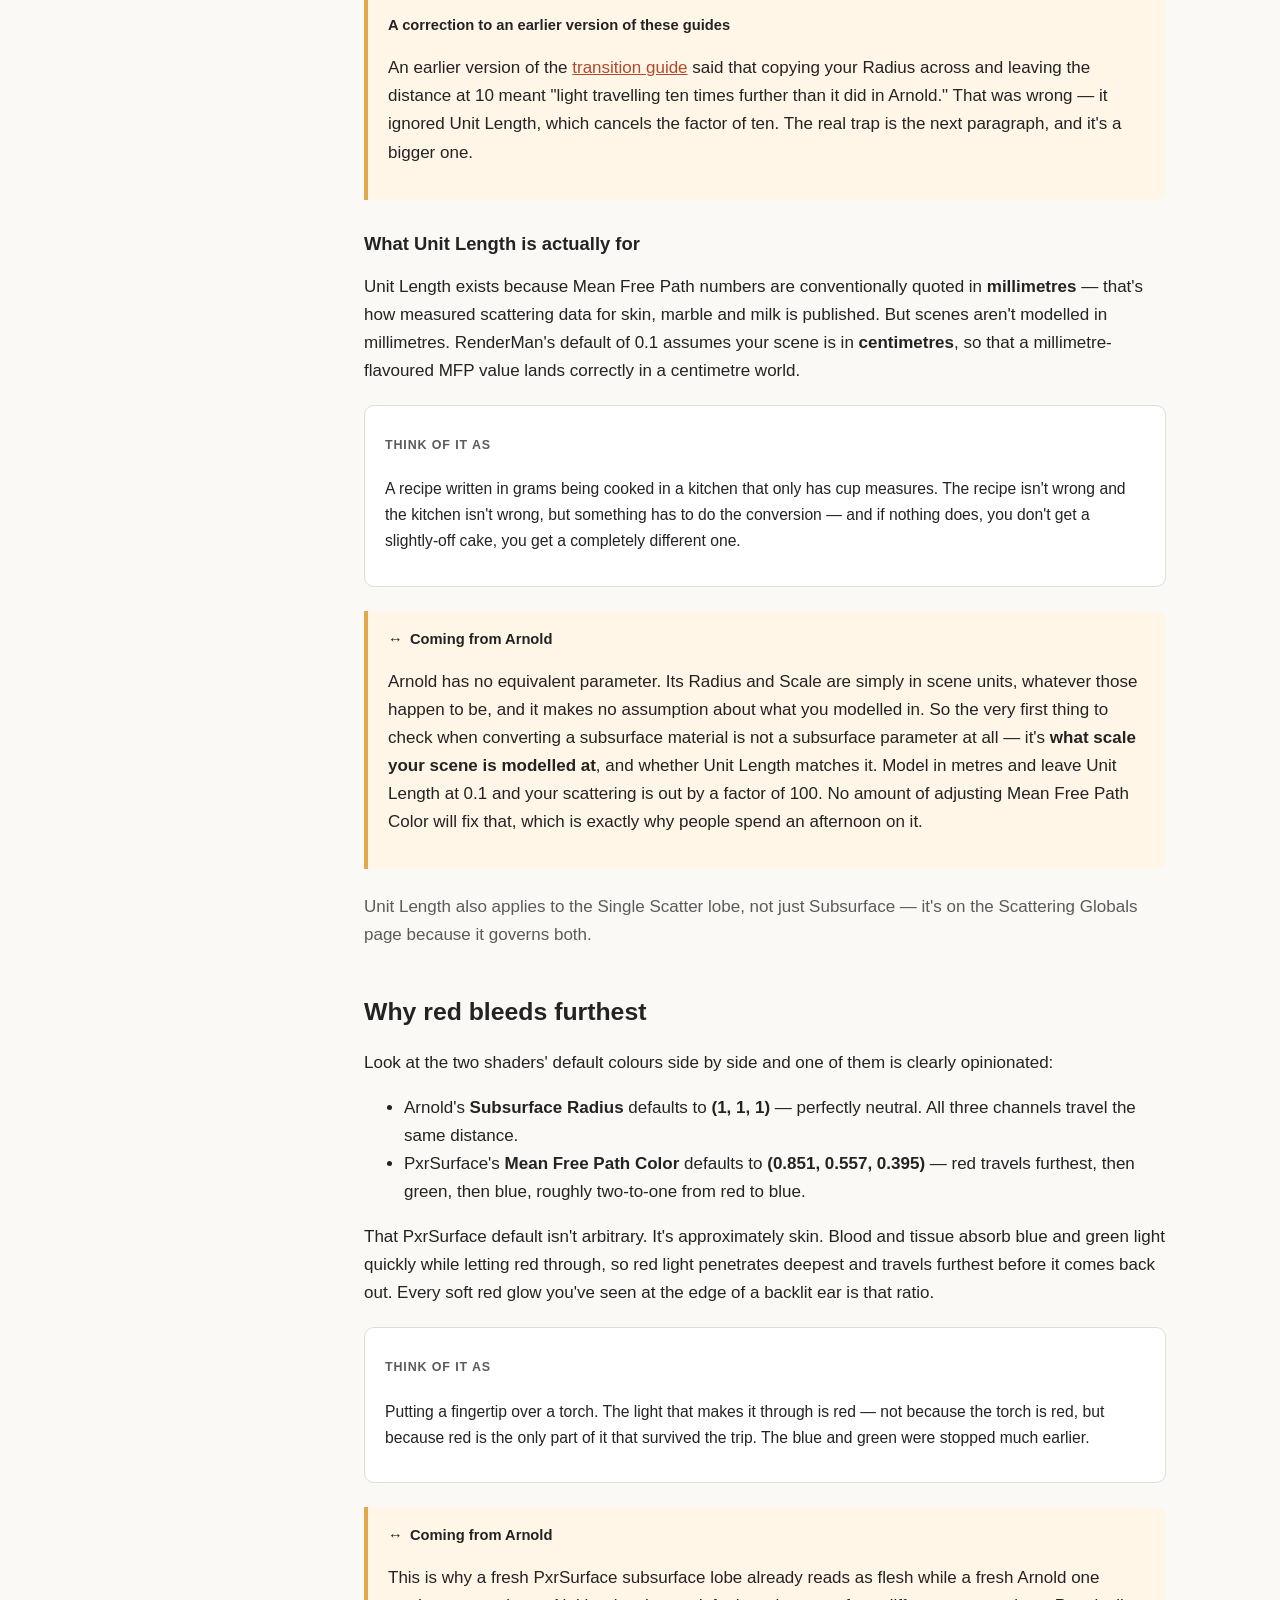
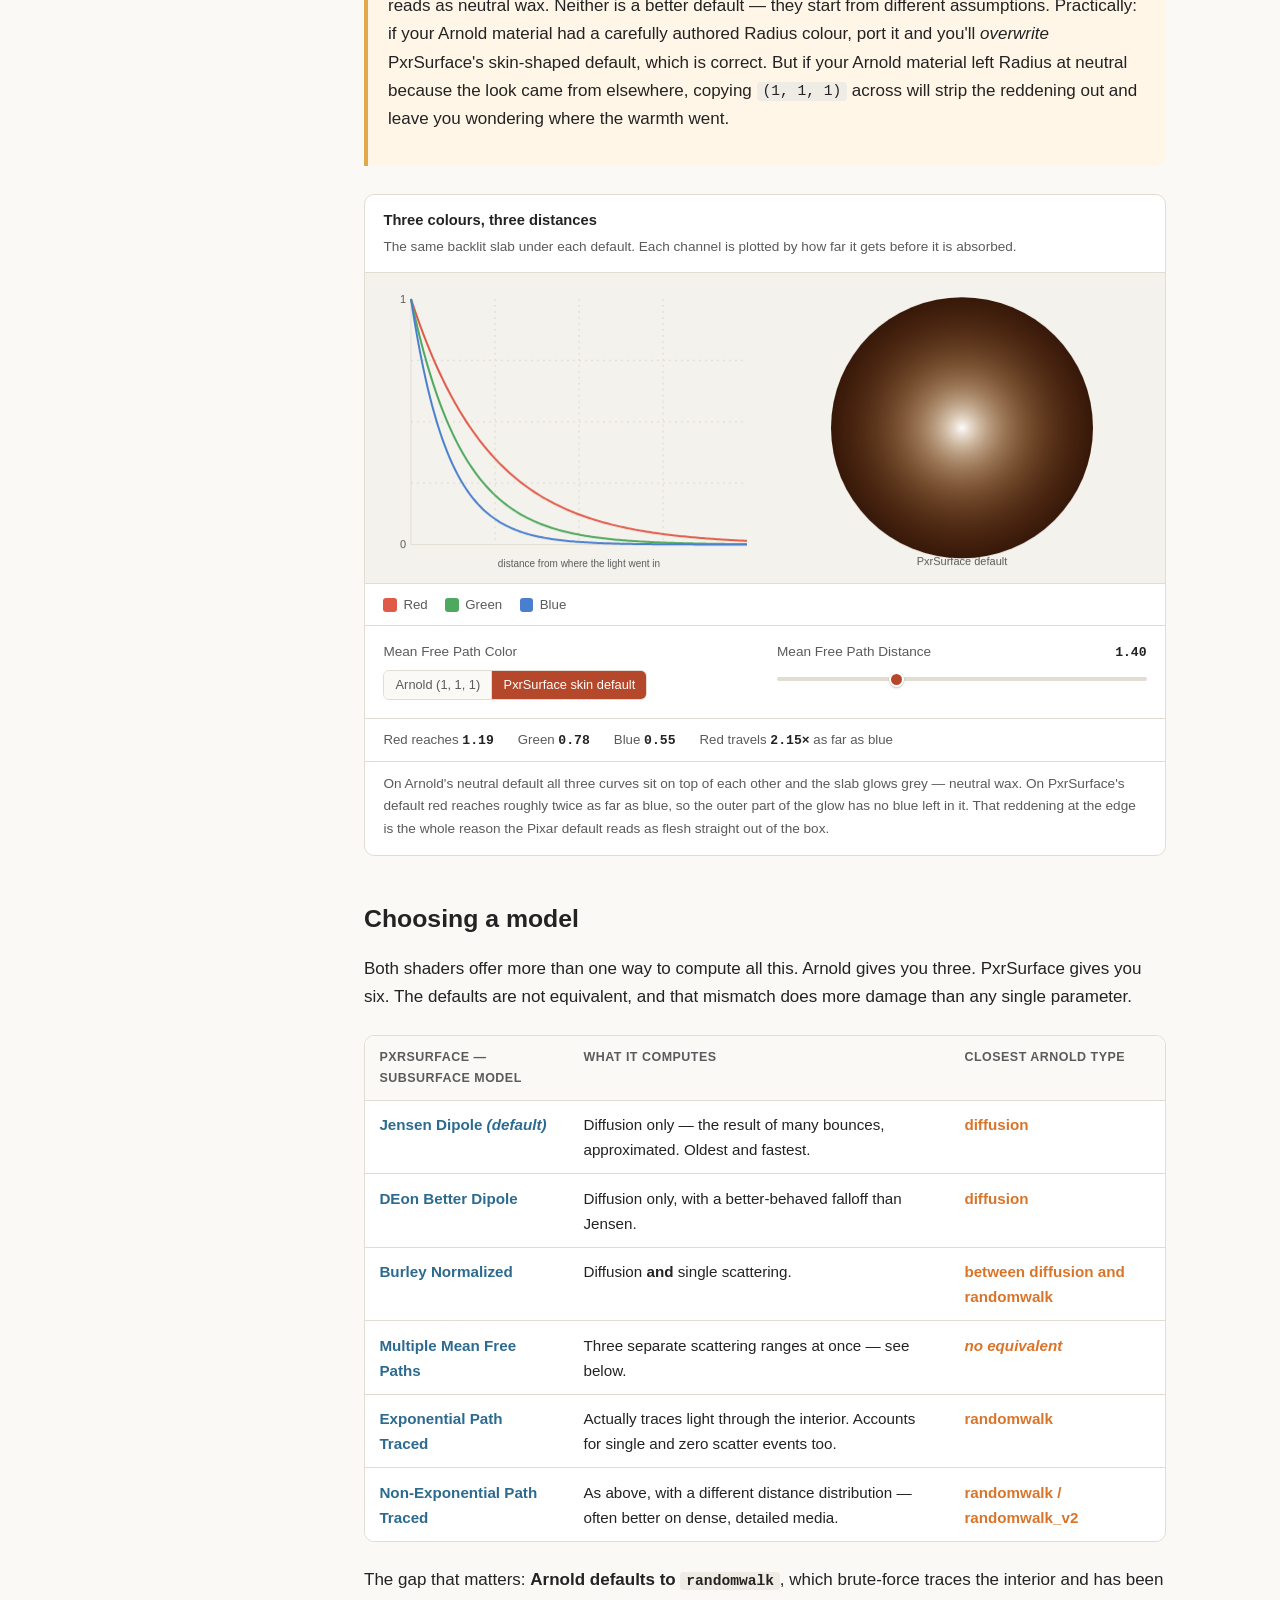
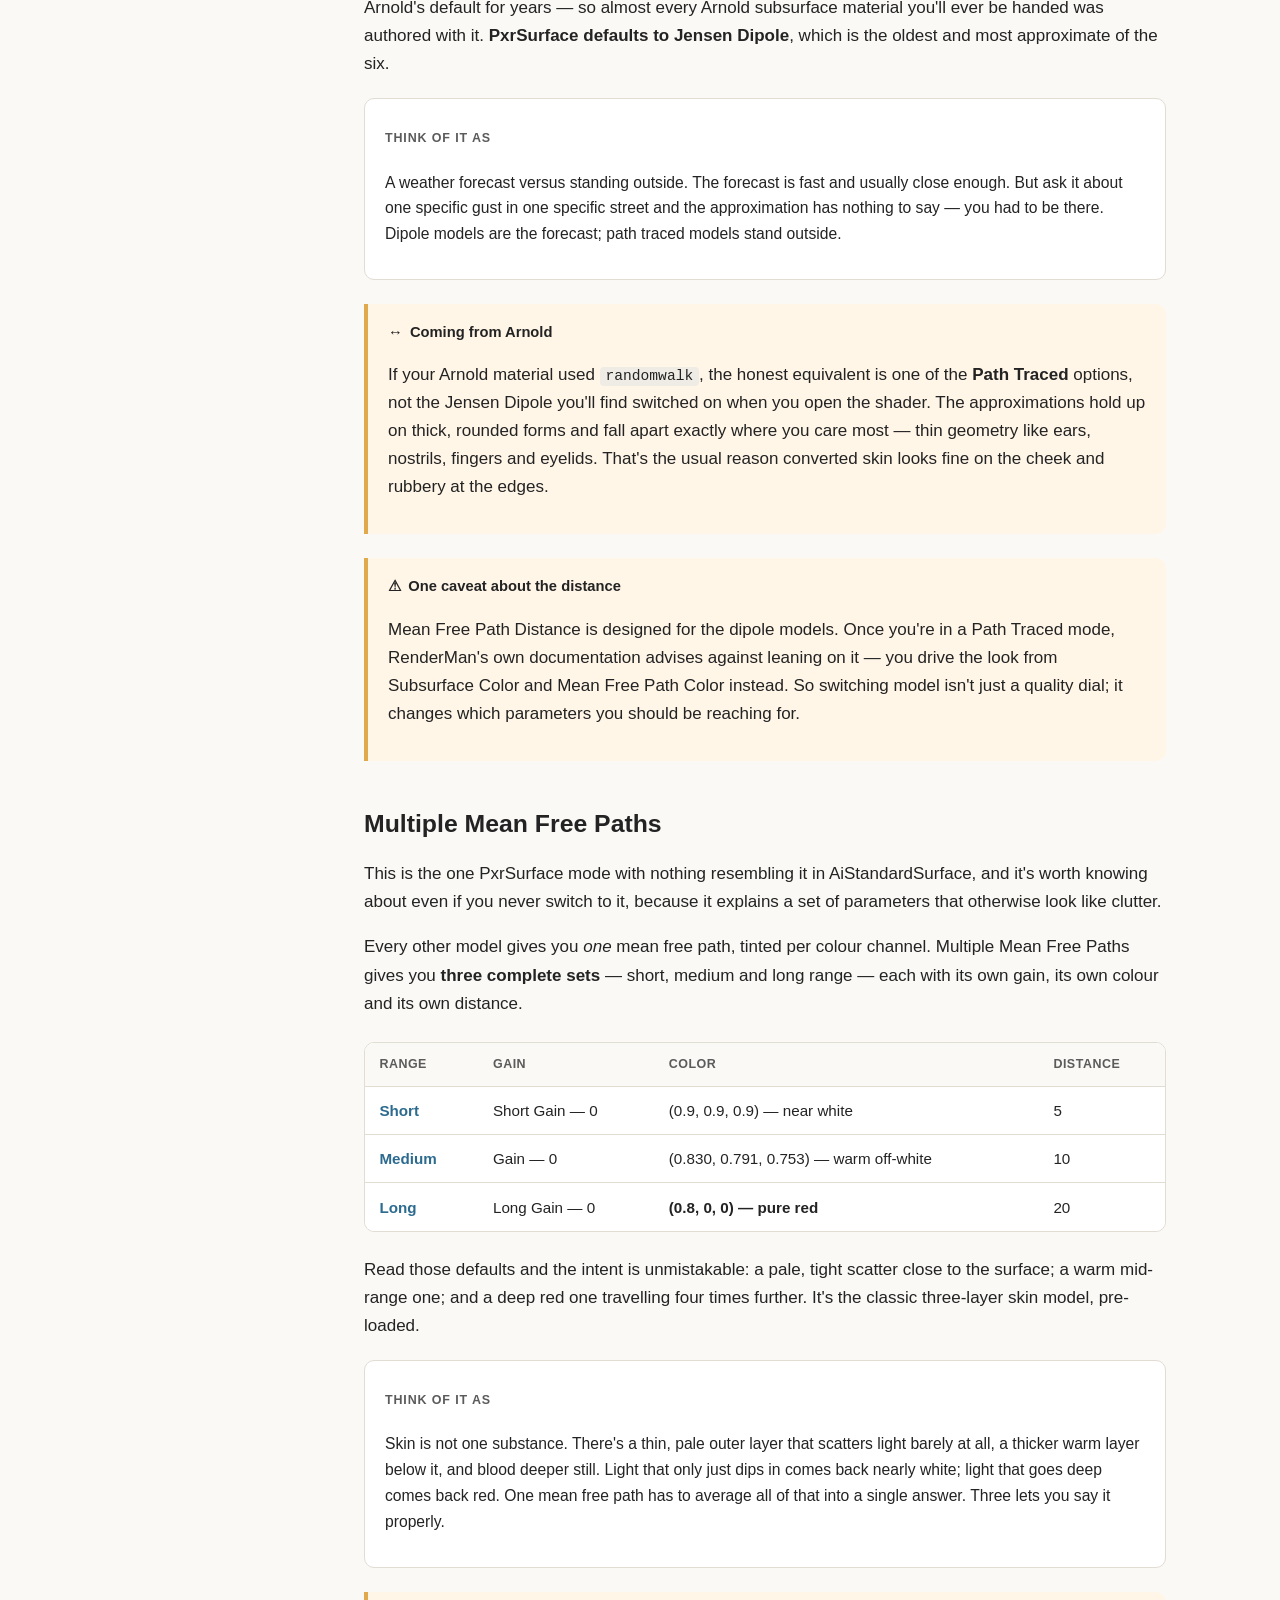
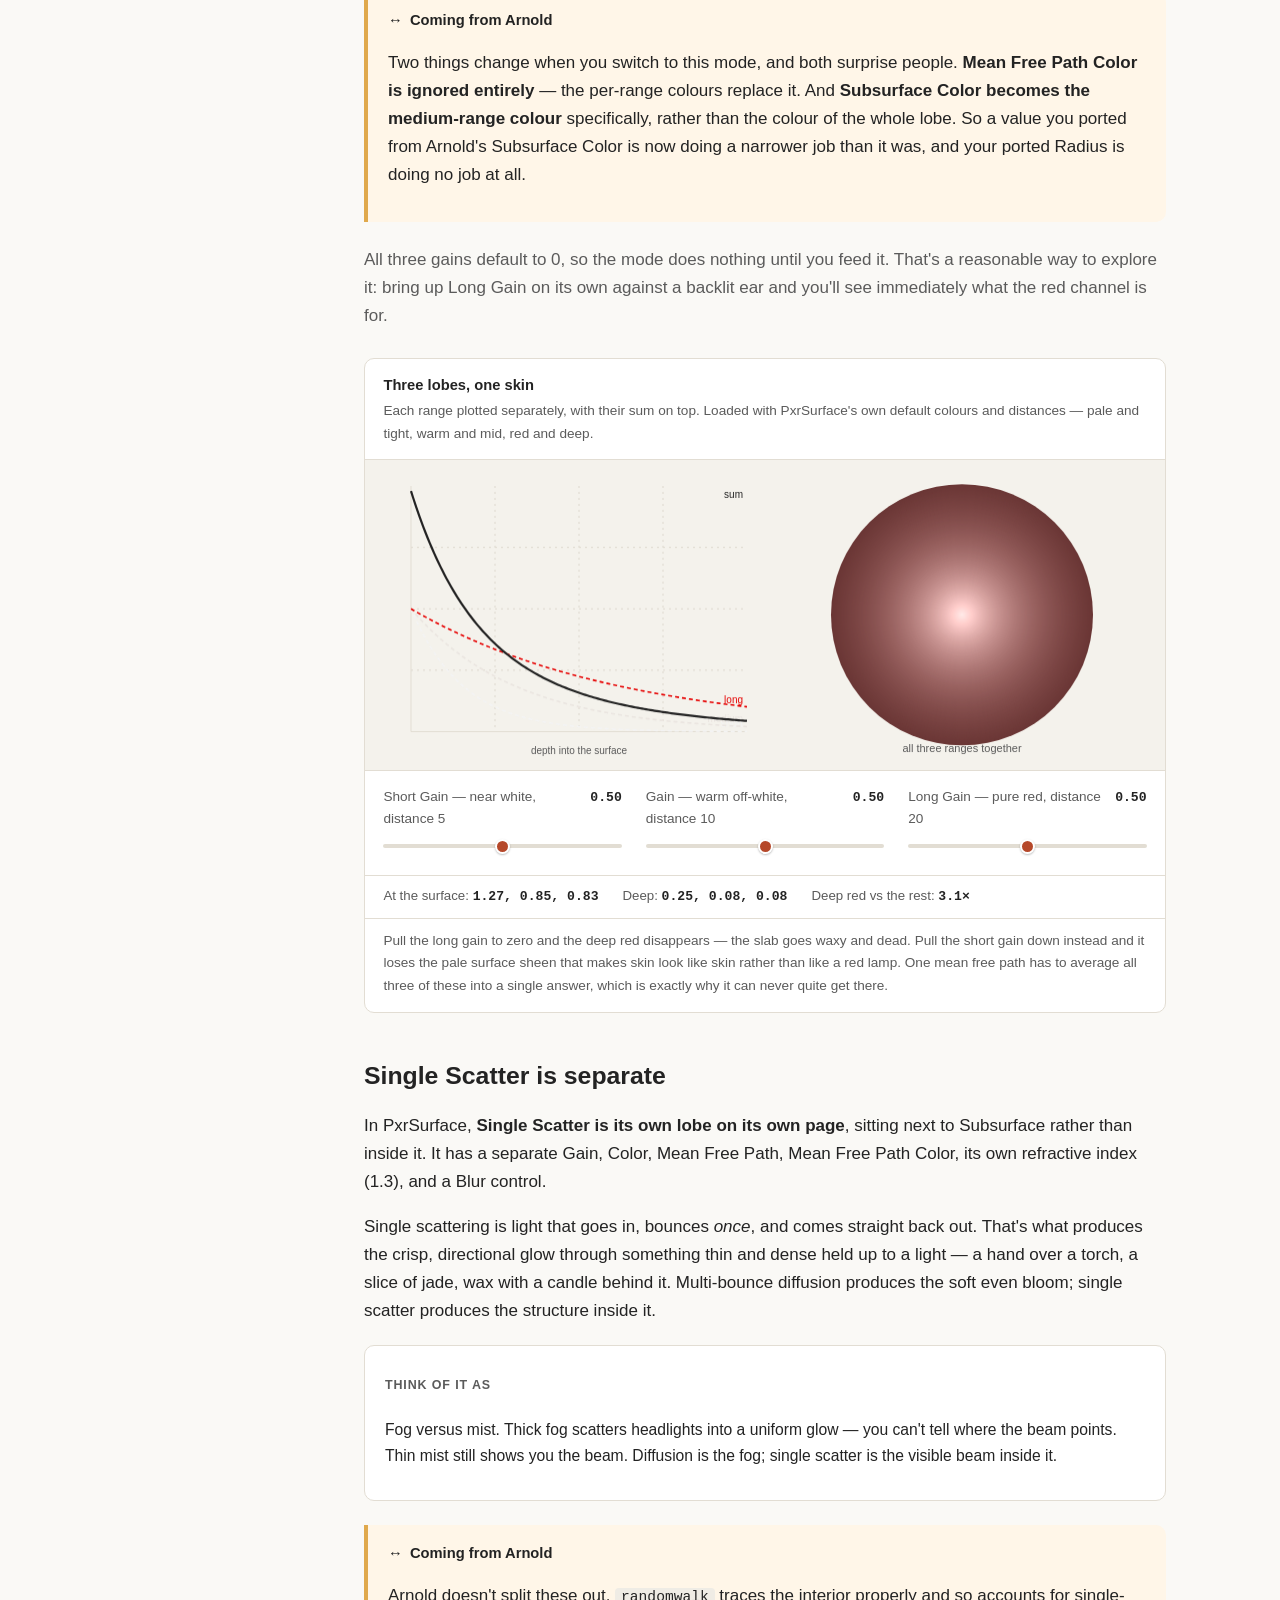
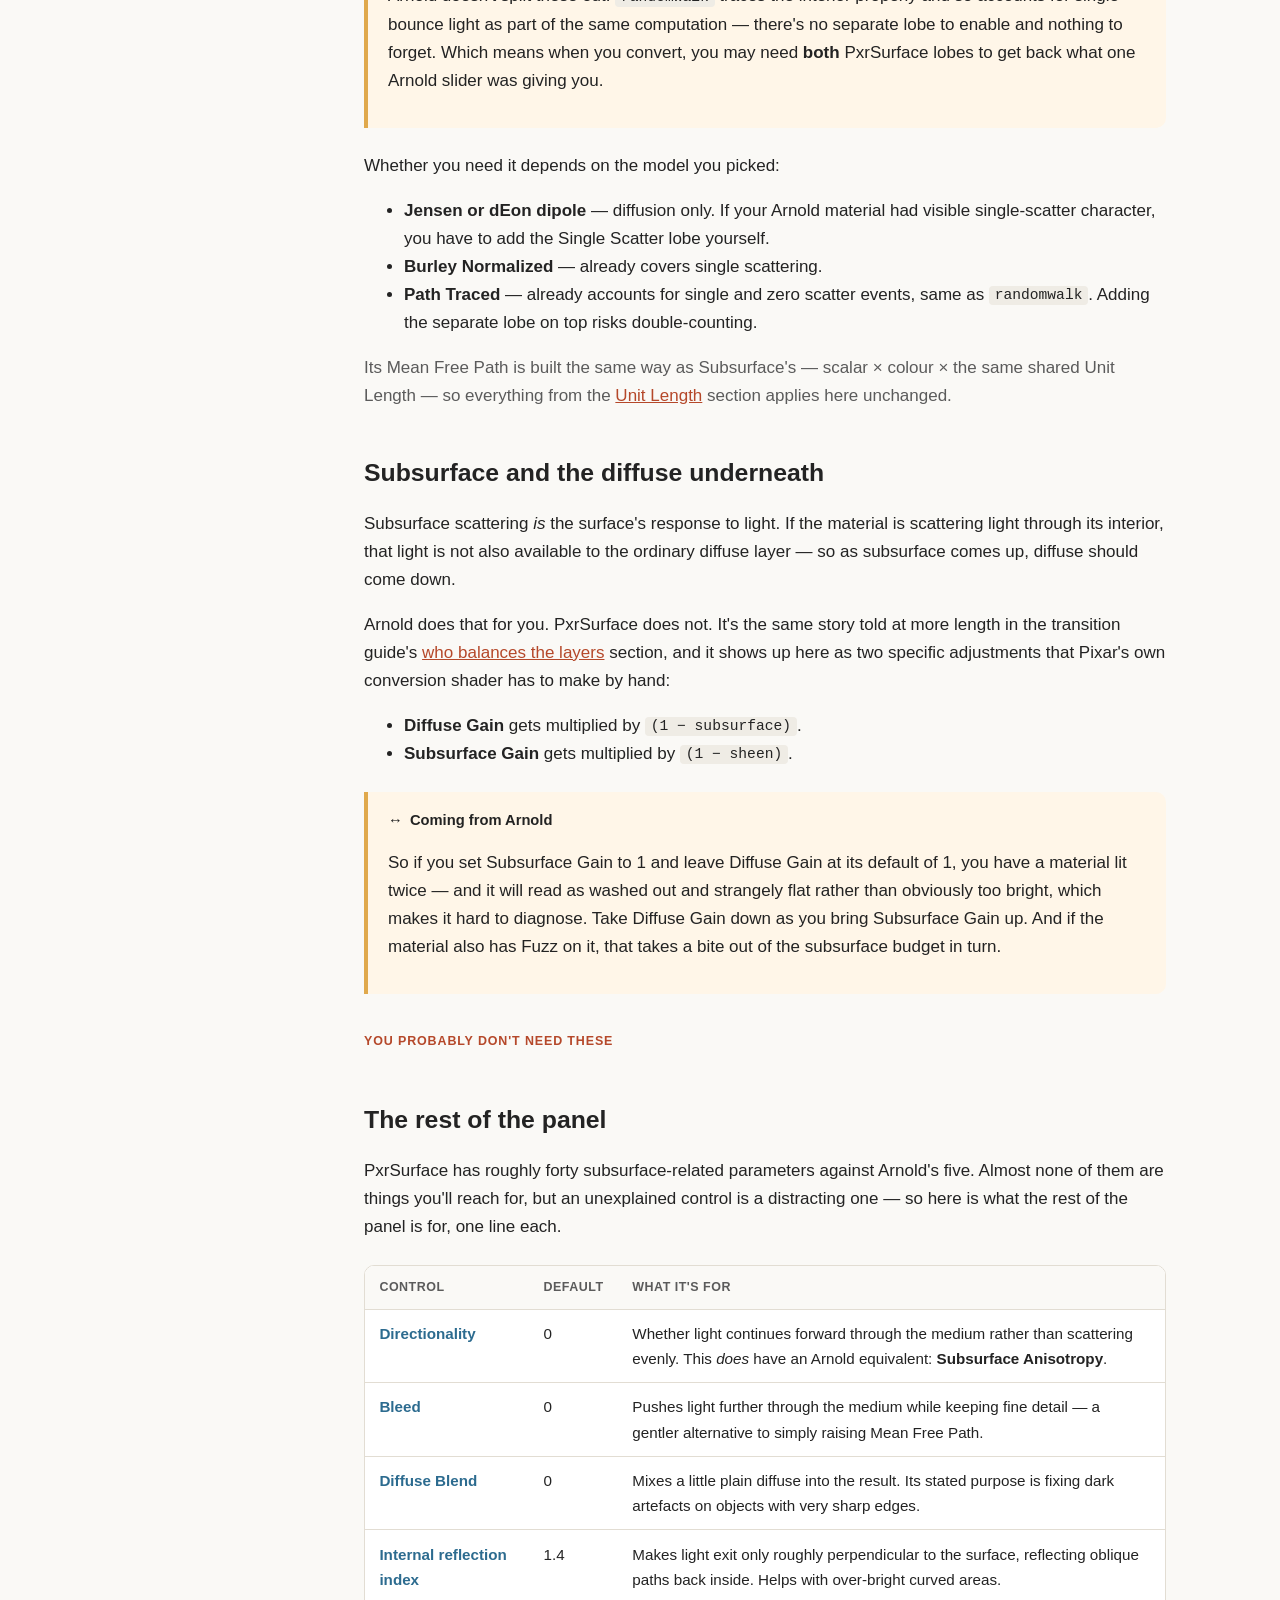
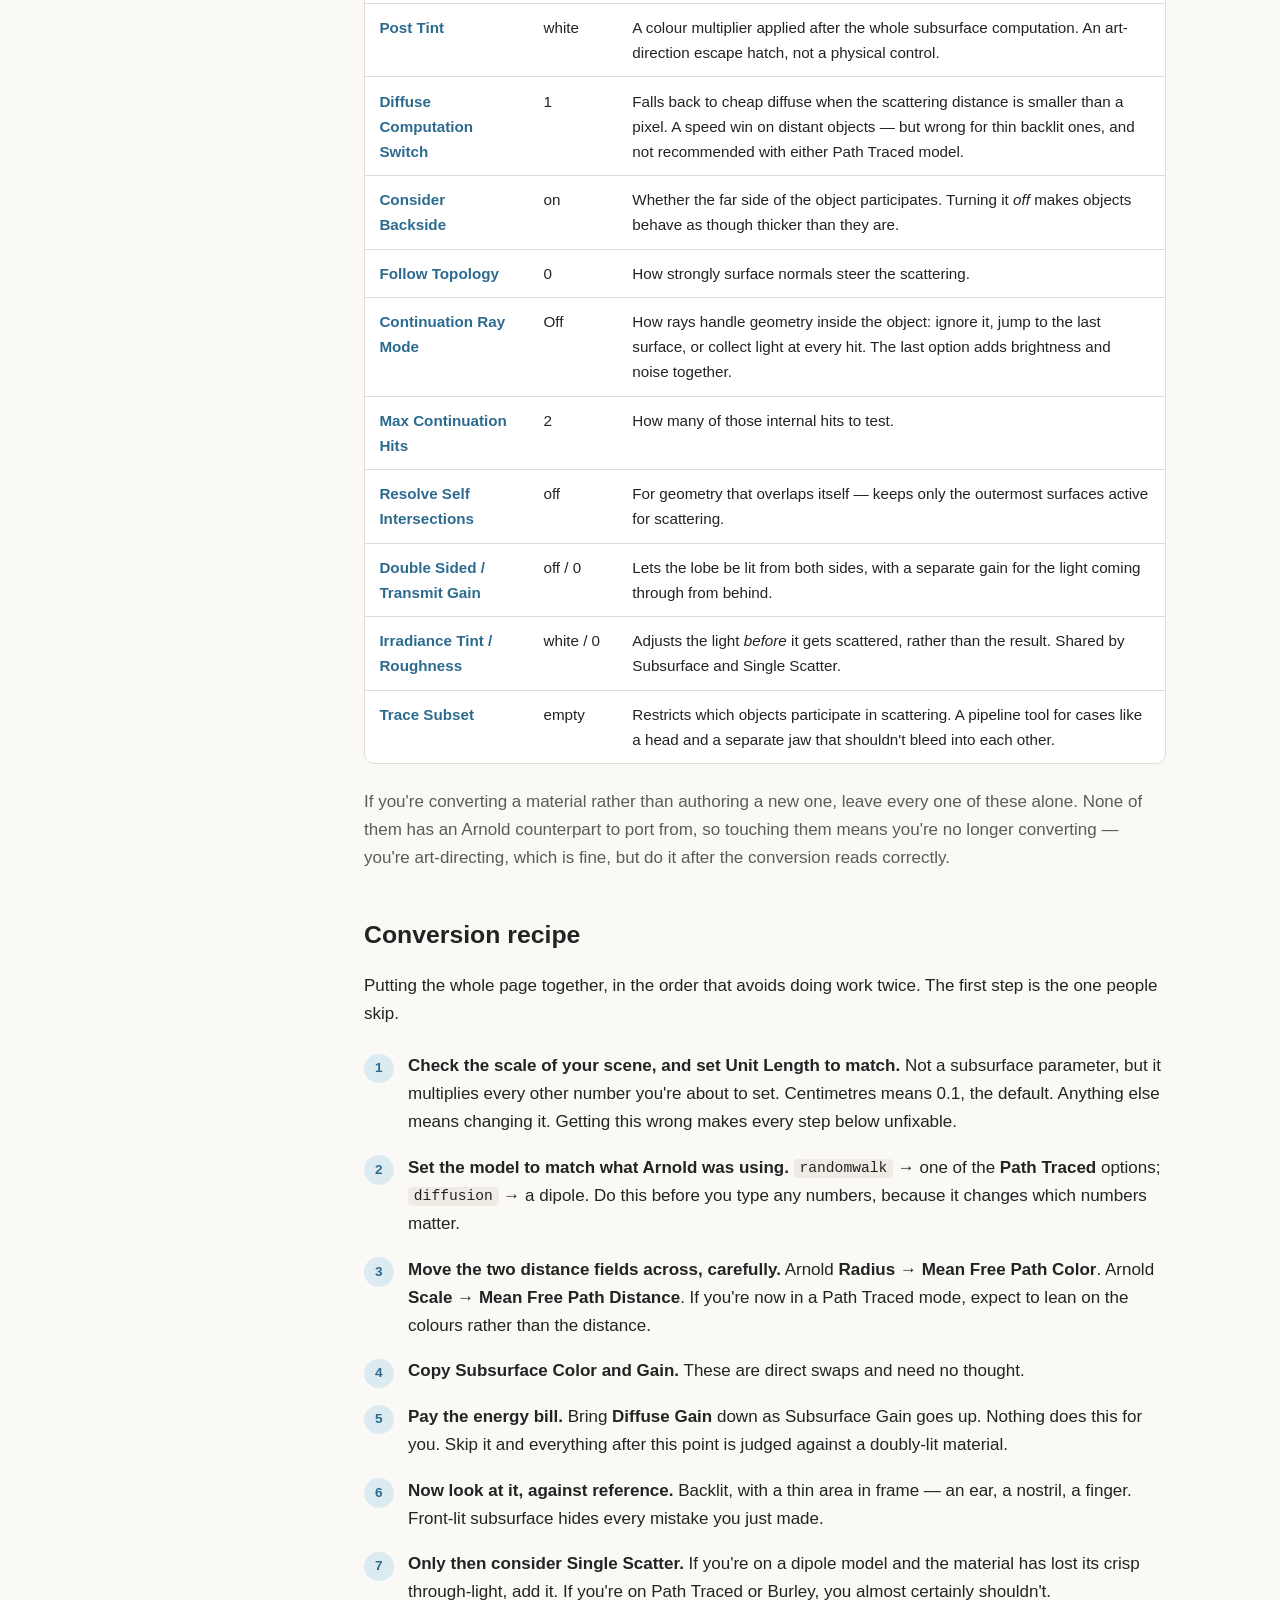
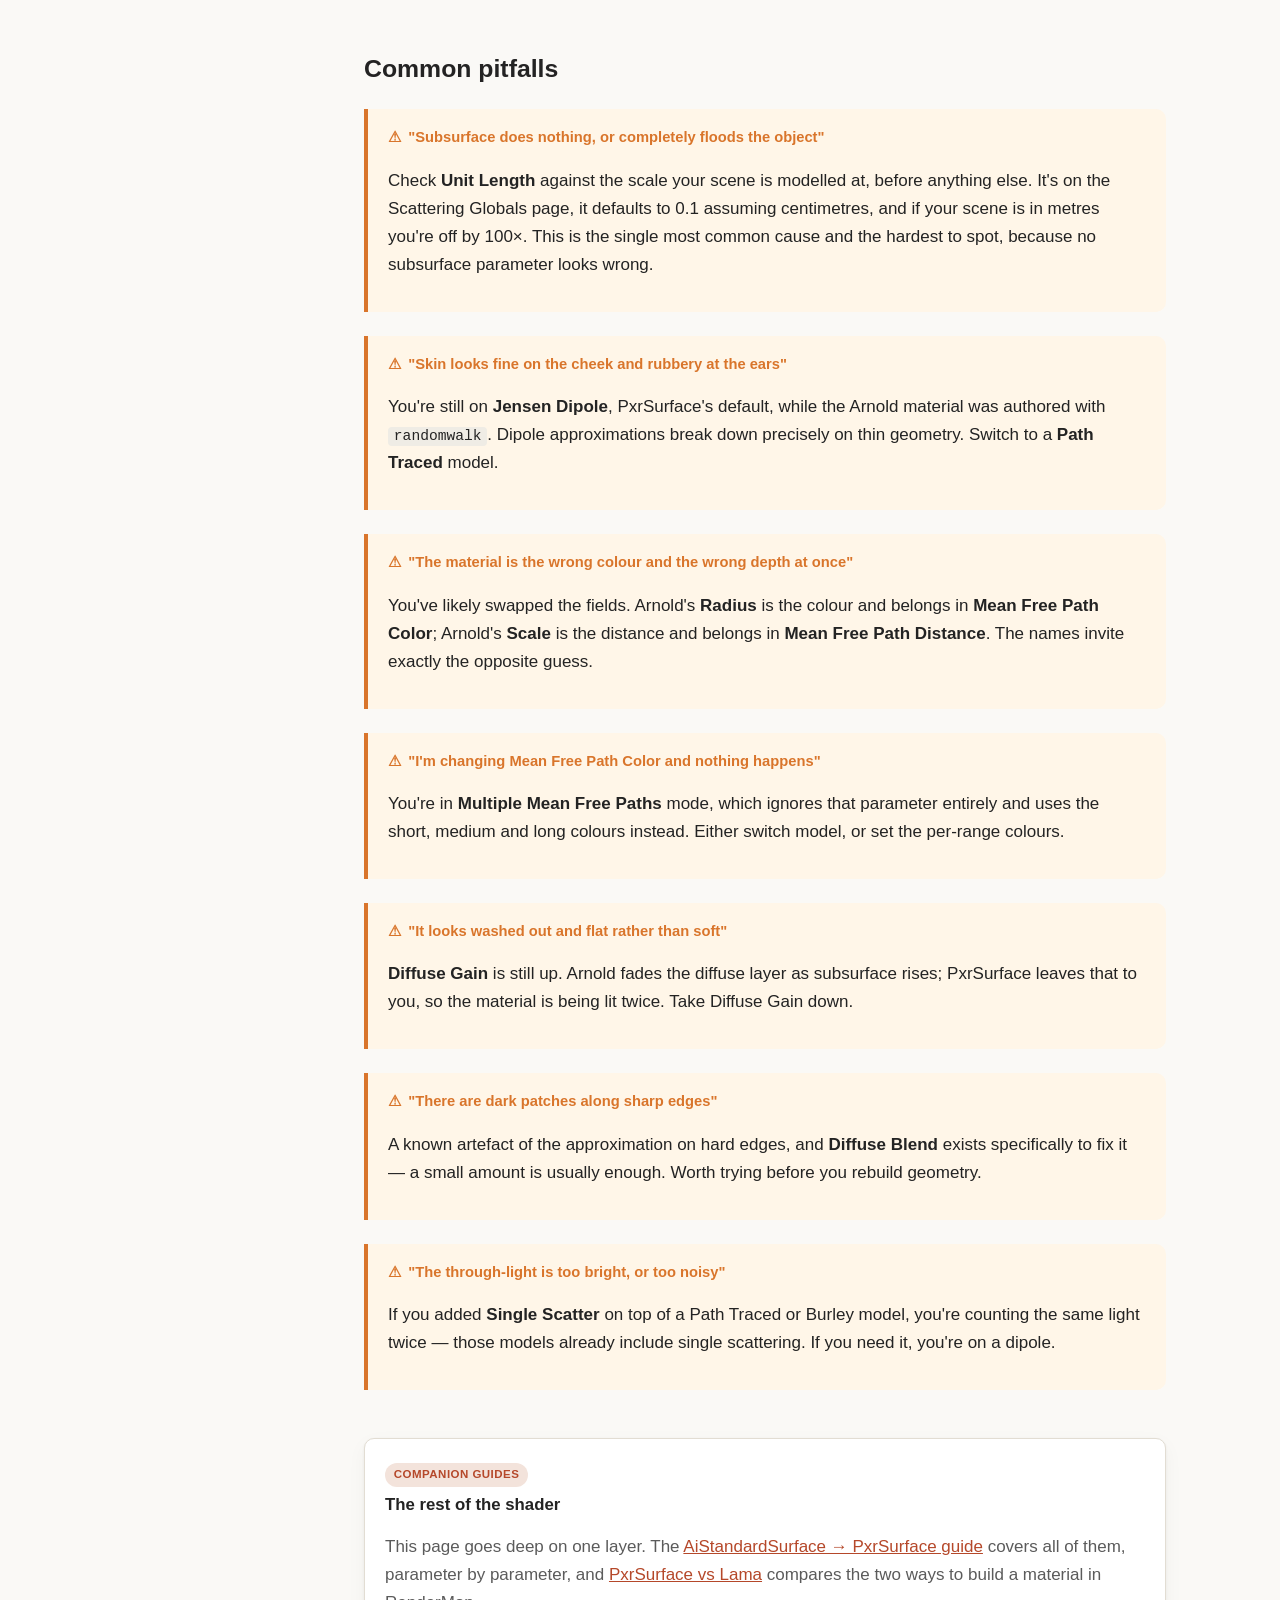
<file: sss.html>
<!DOCTYPE html>
<html lang="en" data-lang="en">
<head>
<meta charset="UTF-8">
<meta name="viewport" content="width=device-width, initial-scale=1.0">
<title data-title-pl="Subsurface scattering — przewodnik">Subsurface Scattering Guide</title>
<meta name="description" content="A plain-language guide to subsurface scattering for artists moving from Arnold's AiStandardSurface to RenderMan's PxrSurface: mean free path, Radius vs DMFP, Unit Length, and the scattering models.">
<link rel="stylesheet" href="assets/css/style.css">
<script>
(function () {
  var d = document.documentElement, l = null;
  try { l = new URLSearchParams(location.search).get('lang') || localStorage.getItem('rmg-lang'); } catch (e) {}
  if (l !== 'en' && l !== 'pl') l = (navigator.language || '').toLowerCase().indexOf('pl') === 0 ? 'pl' : 'en';
  d.setAttribute('data-lang', l); d.lang = l; d.classList.add('js');
})();
</script>
</head>
<body>

<nav class="topnav topnav--i18n">
  <a class="topnav__brand" href="index.html">Shader <span>Migration</span> Guides</a>
  <div class="topnav__links">
    <a href="index.html">Home</a>
    <a href="guide.html">AiStandardSurface → PxrSurface</a>
    <a href="sss.html" class="active">Subsurface scattering</a>
    <a href="lama.html">PxrSurface vs Lama</a>
    <a href="lama-debug.html">Lama troubleshooting</a>
    <a href="spec.html">Beckmann vs GGX</a>
    <a href="aniso.html">Anisotropy</a>
    <a href="fuzz.html">Fuzz</a>
  </div>
  <div class="lang-switch" role="group" aria-label="Language / Język">
    <button type="button" data-set-lang="en" class="is-active" aria-pressed="true">EN</button>
    <button type="button" data-set-lang="pl" aria-pressed="false">PL</button>
  </div>
</nav>

<header class="hero">
  <p class="section-kicker"><span lang="en">Deep dive</span><span lang="pl">Analiza</span></p>
  <h1><span lang="en">Subsurface scattering</span><span lang="pl">Subsurface scattering</span></h1>
  <p class="lead" lang="en">
    Every other layer in a surface shader takes a weight between 0 and 1.
    Subsurface takes <em>distances</em> — which makes it the one layer where the
    scale your scene is modelled at changes the result. That, plus a set of
    parameter names that actively mislead, is why subsurface is the layer people
    lose the most time on when they change renderer.
  </p>
  <p class="lead" lang="pl">
    Każda inna warstwa w shaderze powierzchni przyjmuje wagę między 0 a 1.
    Subsurface przyjmuje <em>odległości</em> — co czyni ją jedyną warstwą, w
    której skala, w jakiej modelowana jest twoja scena, zmienia wynik. To,
    plus zestaw nazw parametrów, które aktywnie wprowadzają w błąd, sprawia,
    że subsurface to warstwa, na której ludzie tracą najwięcej czasu przy
    zmianie renderera.
  </p>
</header>

<div class="guide-layout">
  <aside class="toc">
    <h2><span lang="en">On this page</span><span lang="pl">Na tej stronie</span></h2>
    <ol>
      <li><a href="#what-sss-is"><span lang="en">What's actually happening</span><span lang="pl">Co się naprawdę dzieje</span></a></li>
      <li><a href="#mean-free-path"><span lang="en">Mean free path</span><span lang="pl">Mean free path</span></a></li>
      <li><a href="#radius-vs-dmfp"><span lang="en">Radius vs DMFP</span><span lang="pl">Radius kontra DMFP</span></a></li>
      <li><a href="#unit-length"><span lang="en">The multiplier Arnold doesn't have</span><span lang="pl">Mnożnik, którego Arnold nie ma</span></a></li>
      <li><a href="#color-channels"><span lang="en">Why red bleeds furthest</span><span lang="pl">Dlaczego czerwony sięga najdalej</span></a></li>
      <li><a href="#models"><span lang="en">Choosing a model</span><span lang="pl">Wybór modelu</span></a></li>
      <li><a href="#mmfp"><span lang="en">Multiple Mean Free Paths</span><span lang="pl">Multiple Mean Free Paths</span></a></li>
      <li><a href="#single-scatter"><span lang="en">Single Scatter is separate</span><span lang="pl">Single Scatter jest osobny</span></a></li>
      <li><a href="#energy"><span lang="en">Subsurface and the diffuse underneath</span><span lang="pl">Subsurface i diffuse pod spodem</span></a></li>
      <li><a href="#advanced"><span lang="en">The rest of the panel</span><span lang="pl">Reszta panelu</span></a></li>
      <li><a href="#recipe"><span lang="en">Conversion recipe</span><span lang="pl">Przepis konwersji</span></a></li>
      <li><a href="#pitfalls"><span lang="en">Common pitfalls</span><span lang="pl">Typowe pułapki</span></a></li>
    </ol>
  </aside>

  <main class="guide-content">

    <section id="what-sss-is">
      <h2><span lang="en">What's actually happening</span><span lang="pl">Co się naprawdę dzieje</span></h2>
      <p lang="en">
        On most materials, light arrives at the surface and leaves from the same
        spot — it either bounces off the top or scatters back out of the paint
        immediately. Subsurface materials don't do that. Light goes
        <em>in</em>, ricochets around underneath for a while, and comes back out
        somewhere else entirely.
      </p>
      <p lang="pl">
        Na większości materiałów światło dociera do powierzchni i opuszcza ją
        w tym samym miejscu — albo odbija się od wierzchu, albo natychmiast
        rozprasza z powrotem z farby. Materiały subsurface tego nie robią.
        Światło idzie <em>do środka</em>, odbija się tam przez chwilę i
        wychodzi zupełnie gdzie indziej.
      </p>
      <div class="analogy">
        <p class="section-kicker"><span lang="en">Think of it as</span><span lang="pl">Pomyśl o tym tak</span></p>
        <p lang="en">
          Shining a flashlight through your fingers. The glow doesn't appear
          where the beam hits — it appears all around, spread out and turned
          red, because the light travelled sideways through the flesh before it
          found a way out.
        </p>
        <p lang="pl">
          Świecenie latarką przez palce. Poświata nie pojawia się tam, gdzie
          trafia wiązka — pojawia się dookoła, rozlana i zaczerwieniona, bo
          światło podróżowało w bok przez ciało, zanim znalazło drogę na
          zewnątrz.
        </p>
      </div>
      <p lang="en">
        That "travelled sideways" is the whole thing. To describe it, the shader
        can't just ask <em>how much</em> — it has to ask <em>how far</em>. And
        the moment a parameter is a real distance rather than a 0–1 weight, it
        has to be measured against something.
      </p>
      <p lang="pl">
        To „podróżowanie w bok" to cała sprawa. Żeby to opisać, shader nie
        może po prostu zapytać <em>ile</em> — musi zapytać <em>jak
        daleko</em>. A w chwili, gdy parametr jest prawdziwą odległością
        zamiast wagą 0–1, musi być zmierzony względem czegoś.
      </p>
      <div class="callout">
        <div class="callout__title">↔ <span lang="en">Why this layer is different</span><span lang="pl">Dlaczego ta warstwa jest inna</span></div>
        <p lang="en">
          Roughness, gains, weights — none of them care how big your model is. A
          roughness of 0.2 is 0.2 whether your head is 20 units tall or 200.
          Subsurface is the exception: it is the only layer in either shader
          where <strong>the scale you modelled at changes the render</strong>.
          Almost every "why does my skin look nothing like it did in Arnold"
          story traces back to that one sentence.
        </p>
        <p lang="pl">
          Roughness, gainy, wagi — żadnemu z nich nie zależy, jak duży jest
          twój model. Roughness 0.2 to 0.2 bez względu na to, czy twoja głowa
          ma 20 jednostek wysokości, czy 200. Subsurface to wyjątek: to
          jedyna warstwa w obu shaderach, gdzie <strong>skala, w jakiej
          modelowałeś, zmienia render</strong>. Niemal każda historia „czemu
          moja skóra w ogóle nie wygląda jak w Arnoldzie" sprowadza się do
          tego jednego zdania.
        </p>
      </div>
    </section>

    <section id="mean-free-path">
      <h2>Mean free path</h2>
      <p lang="en">
        Both shaders describe the interior of a material with the same physical
        idea, so it's worth getting straight before touching any parameter.
      </p>
      <p lang="pl">
        Oba shadery opisują wnętrze materiału tą samą fizyczną ideą, więc
        warto ją sobie wyjaśnić, zanim tkniesz jakikolwiek parametr.
      </p>
      <p lang="en">
        The <strong>mean free path</strong> is the average distance light
        travels inside the material before it hits something and changes
        direction. Short mean free path means light gets knocked about
        constantly and doesn't get far — milk, ceramic, thick paint. Long mean
        free path means light travels a long way between collisions — wax, jade,
        a thin slice of marble.
      </p>
      <p lang="pl">
        <strong>Mean free path</strong> (średnia droga swobodna) to średnia
        odległość, jaką światło przebywa wewnątrz materiału, zanim na coś
        trafi i zmieni kierunek. Krótki mean free path oznacza, że światło
        jest ciągle odbijane i nie odchodzi daleko — mleko, ceramika, gruba
        farba. Długi mean free path oznacza, że światło pokonuje długą drogę
        między zderzeniami — wosk, jadeit, cienki plaster marmuru.
      </p>
      <div class="analogy">
        <p class="section-kicker"><span lang="en">Think of it as</span><span lang="pl">Pomyśl o tym tak</span></p>
        <p lang="en">
          Crossing a room. In an empty corridor you walk a long way before you
          have to change direction. At a packed party you get a metre before you
          have to sidestep someone. Same you, same walking — the difference is
          how densely packed the obstacles are. Mean free path is the average
          length of one of those stretches.
        </p>
        <p lang="pl">
          Przechodzenie przez pokój. W pustym korytarzu idziesz długo, zanim
          musisz zmienić kierunek. Na zatłoczonej imprezie masz metr, zanim
          musisz kogoś ominąć. Ten sam ty, to samo chodzenie — różnica polega
          na tym, jak gęsto upakowane są przeszkody. Mean free path to średnia
          długość jednego z tych odcinków.
        </p>
      </div>
      <p lang="en">
        You will also see this written as <strong>DMFP</strong>, which is where
        PxrSurface's internal parameter name <code>subsurfaceDmfp</code> comes
        from. In the interface it's labelled
        <strong>Mean Free Path Distance</strong> — same thing, and that longer
        label is the more honest one, because it tells you it's a distance.
      </p>
      <p lang="pl">
        Zobaczysz to też zapisane jako <strong>DMFP</strong>, skąd bierze się
        wewnętrzna nazwa parametru PxrSurface <code>subsurfaceDmfp</code>. W
        interfejsie ma etykietę <strong>Mean Free Path Distance</strong> — to
        samo, a ta dłuższa etykieta jest bardziej uczciwa, bo mówi ci, że to
        odległość.
      </p>
      <p class="muted" lang="en">
        Everything else in this guide is bookkeeping on top of this one idea:
        how each shader lets you specify that distance, per colour channel, and
        in what units.
      </p>
      <p class="muted" lang="pl">
        Wszystko inne w tym przewodniku to księgowość na tej jednej idei: jak
        każdy shader pozwala określić tę odległość, per kanał koloru, i w
        jakich jednostkach.
      </p>

      <div class="viz" id="viz-randomwalk">
        <div class="viz__head">
          <p class="viz__title"><span lang="en">The packed party, made literal</span><span lang="pl">Zatłoczona impreza, dosłownie</span></p>
          <p class="viz__sub" lang="en">
            A cross-section of the material. Light enters at the top, changes
            direction every time it hits something, and either finds its way
            back out or runs out of energy trying.
          </p>
          <p class="viz__sub" lang="pl">
            Przekrój przez materiał. Światło wchodzi u góry, zmienia kierunek
            za każdym razem, gdy na coś trafi, i albo znajduje drogę na
            zewnątrz, albo wyczerpuje energię, próbując.
          </p>
        </div>
        <div class="viz__stage"><canvas id="walk-canvas" data-ratio="0.5"></canvas></div>
        <div class="viz__controls" id="walk-ctl">
          <div class="ctl">
            <label class="ctl__label" for="wkMfp">
              <span>Mean free path</span>
              <span class="ctl__value" data-value-for="wkMfp"></span>
            </label>
            <input type="range" id="wkMfp" min="0.02" max="1" step="0.01" value="0.18" data-fmt="2">
          </div>
          <div class="ctl">
            <label class="ctl__label" for="wkPaths">
              <span><span lang="en">Light paths shown</span><span lang="pl">Pokazane ścieżki światła</span></span>
              <span class="ctl__value" data-value-for="wkPaths"></span>
            </label>
            <input type="range" id="wkPaths" min="4" max="60" step="1" value="26" data-fmt="0">
          </div>
          <div class="ctl ctl--seg">
            <div class="ctl__label"><span lang="en">Jump to a material</span><span lang="pl">Przejdź do materiału</span></div>
            <div class="seg" id="wkPreset" data-value="skin">
              <button type="button" data-val="milk"><span lang="en">Milk</span><span lang="pl">Mleko</span></button>
              <button type="button" data-val="skin" class="is-active"><span lang="en">Skin</span><span lang="pl">Skóra</span></button>
              <button type="button" data-val="wax"><span lang="en">Wax</span><span lang="pl">Wosk</span></button>
            </div>
          </div>
        </div>
        <div class="readout" id="walk-readout"></div>
        <div class="viz__note">
          <p lang="en">
            Short mean free path and the light is knocked about so often it
            barely gets away from where it went in &mdash; that is a dense, opaque
            material. Lengthen it and the same paths wander far sideways before
            surfacing, which is what makes wax and jade glow the way they do.
            Nothing about the light changed; only how far it gets between
            collisions.
          </p>
          <p lang="pl">
            Krótki mean free path i światło jest odbijane tak często, że
            ledwie oddala się od miejsca, w które weszło — to gęsty,
            nieprzezroczysty materiał. Wydłuż go, a te same ścieżki wędrują
            daleko w bok, zanim wypłyną na powierzchnię, co sprawia, że wosk
            i jadeit świecą tak, jak świecą. Nic w świetle się nie zmieniło;
            zmienia się tylko to, jak daleko dochodzi między zderzeniami.
          </p>
        </div>
      </div>

    </section>

    <section id="radius-vs-dmfp">
      <h2><span lang="en">Radius vs DMFP</span><span lang="pl">Radius kontra DMFP</span></h2>
      <p lang="en">
        Here's the good news, which nobody tells you: <strong>the two shaders
        use exactly the same decomposition.</strong> Both split the scattering
        distance into a single number multiplied by a colour.
      </p>
      <p lang="pl">
        Oto dobra wiadomość, której nikt ci nie powie: <strong>oba shadery
        używają dokładnie tego samego rozkładu.</strong> Oba dzielą
        odległość rozpraszania na pojedynczą liczbę mnożoną przez kolor.
      </p>
      <p lang="en">
        You need a colour because red, green and blue don't travel the same
        distance through flesh — more on that below. And you want a single
        number on top so you can scale all three at once without re-picking the
        colour. Both Arnold and PxrSurface landed on that design. They just
        named the two halves in a way that makes them look unrelated.
      </p>
      <p lang="pl">
        Potrzebujesz koloru, bo czerwony, zielony i niebieski nie przebywają
        tej samej odległości przez ciało — więcej o tym niżej. A chcesz mieć
        na to jedną liczbę, żeby przeskalować wszystkie trzy naraz bez
        ponownego dobierania koloru. Zarówno Arnold, jak i PxrSurface
        wylądowały na tym samym projekcie. Po prostu nazwały obie połówki
        tak, że wyglądają na niepowiązane.
      </p>

      <div class="table-scroll">
        <table>
          <thead>
            <tr>
              <th><span lang="en">Role</span><span lang="pl">Rola</span></th>
              <th>AiStandardSurface</th>
              <th>PxrSurface</th>
            </tr>
          </thead>
          <tbody>
            <tr>
              <td><span lang="en">The single number (a distance)</span><span lang="pl">Pojedyncza liczba (odległość)</span></td>
              <td class="col-arnold">Subsurface <strong>Scale</strong></td>
              <td class="col-pxr">Mean Free Path <strong>Distance</strong> <code>subsurfaceDmfp</code></td>
            </tr>
            <tr>
              <td><span lang="en">The per-channel colour</span><span lang="pl">Kolor per kanał</span></td>
              <td class="col-arnold">Subsurface <strong>Radius</strong></td>
              <td class="col-pxr">Mean Free Path <strong>Color</strong> <code>subsurfaceDmfpColor</code></td>
            </tr>
            <tr>
              <td><span lang="en">Unit scale correction</span><span lang="pl">Korekta skali jednostek</span></td>
              <td class="col-arnold"><em><span lang="en">none</span><span lang="pl">brak</span></em></td>
              <td class="col-pxr"><strong>Unit Length</strong> <code>unitLength</code></td>
            </tr>
          </tbody>
        </table>
      </div>

      <p lang="en">
        So the mapping is a straight swap — and it's the one Pixar's own
        conversion shader performs:
        <strong>Radius</strong> → <strong>Mean Free Path Color</strong>, and
        <strong>Scale</strong> → <strong>Mean Free Path Distance</strong>.
      </p>
      <p lang="pl">
        Więc mapowanie to prosta zamiana — i dokładnie tę wykonuje własny
        shader konwersji Pixara: <strong>Radius</strong> →
        <strong>Mean Free Path Color</strong>, a <strong>Scale</strong> →
        <strong>Mean Free Path Distance</strong>.
      </p>

      <div class="callout">
        <div class="callout__title">↔ <span lang="en">Coming from Arnold</span><span lang="pl">Przesiadka z Arnolda</span></div>
        <p lang="en">
          Read that mapping twice, because the names fight it.
          <strong>"Radius" sounds like a distance and is actually the
          colour.</strong>
          <strong>"Scale" sounds like a multiplier and is actually the
          distance.</strong> Both instincts are wrong, and they're wrong in
          opposite directions, so guessing gets you a material that is both the
          wrong colour and the wrong depth. If a converted subsurface material
          is badly off in a way you can't tune out, check these two fields
          haven't been swapped before you change anything else.
        </p>
        <p lang="pl">
          Przeczytaj to mapowanie dwa razy, bo nazwy z nim walczą.
          <strong>„Radius" brzmi jak odległość, a jest tak naprawdę
          kolorem.</strong> <strong>„Scale" brzmi jak mnożnik, a jest tak
          naprawdę odległością.</strong> Oba instynkty są błędne, i to w
          przeciwnych kierunkach, więc zgadywanie daje materiał zarówno o
          złym kolorze, jak i złej głębi. Jeśli przekonwertowany materiał
          subsurface jest źle w sposób, którego nie da się wyregulować,
          sprawdź, czy te dwa pola nie zostały zamienione miejscami, zanim
          zmienisz cokolwiek innego.
        </p>
      </div>

      <p class="muted" lang="en">
        One consequence worth noting: because Radius is a colour, an Arnold
        Radius of <code>(1, 1, 1)</code> is not "radius one" in any meaningful
        unit — it's "all three channels travel the same distance, and Scale
        decides what that distance is."
      </p>
      <p class="muted" lang="pl">
        Jedna konsekwencja warta odnotowania: skoro Radius jest kolorem,
        Arnoldowe Radius <code>(1, 1, 1)</code> nie znaczy „promień jeden" w
        żadnej sensownej jednostce — znaczy „wszystkie trzy kanały
        przebywają tę samą odległość, a Scale decyduje, jaka to odległość".
      </p>

      <div class="viz" id="viz-radius-dmfp">
        <div class="viz__head">
          <p class="viz__title"><span lang="en">The swap, both ways</span><span lang="pl">Zamiana, w obie strony</span></p>
          <p class="viz__sub" lang="en">
            Set the Arnold side and read the PxrSurface side. Then switch the
            wiring to see what you get when the two fields go in backwards
            &mdash; the mistake this section warns about.
          </p>
          <p class="viz__sub" lang="pl">
            Ustaw stronę Arnolda i odczytaj stronę PxrSurface. Potem
            przełącz okablowanie, by zobaczyć, co dostajesz, gdy oba pola
            idą na odwrót &mdash; błąd, przed którym ostrzega ta sekcja.
          </p>
        </div>
        <div class="viz__stage"><canvas id="convert-canvas" data-ratio="0.42"></canvas></div>
        <div class="viz__controls" id="convert-ctl">
          <div class="ctl">
            <label class="ctl__label" for="cvScale">
              <span>Subsurface Scale (Arnold)</span>
              <span class="ctl__value" data-value-for="cvScale"></span>
            </label>
            <input type="range" id="cvScale" min="0.05" max="5" step="0.05" value="1" data-fmt="2">
          </div>
          <div class="ctl">
            <label class="ctl__label" for="cvR">
              <span>Radius &mdash; <span lang="en">red</span><span lang="pl">czerwony</span></span>
              <span class="ctl__value" data-value-for="cvR"></span>
            </label>
            <input type="range" id="cvR" min="0.05" max="1" step="0.01" value="0.85" data-fmt="2">
          </div>
          <div class="ctl">
            <label class="ctl__label" for="cvG">
              <span>Radius &mdash; <span lang="en">green</span><span lang="pl">zielony</span></span>
              <span class="ctl__value" data-value-for="cvG"></span>
            </label>
            <input type="range" id="cvG" min="0.05" max="1" step="0.01" value="0.56" data-fmt="2">
          </div>
          <div class="ctl">
            <label class="ctl__label" for="cvB">
              <span>Radius &mdash; <span lang="en">blue</span><span lang="pl">niebieski</span></span>
              <span class="ctl__value" data-value-for="cvB"></span>
            </label>
            <input type="range" id="cvB" min="0.05" max="1" step="0.01" value="0.40" data-fmt="2">
          </div>
          <div class="ctl ctl--seg">
            <div class="ctl__label"><span lang="en">Wire it up</span><span lang="pl">Okabluj to</span></div>
            <div class="seg" id="cvSwap" data-value="right">
              <button type="button" data-val="right" class="is-active"><span lang="en">Correctly</span><span lang="pl">Poprawnie</span></button>
              <button type="button" data-val="swapped"><span lang="en">Swapped</span><span lang="pl">Zamienione</span></button>
            </div>
          </div>
        </div>
        <div class="readout" id="convert-readout"></div>
      </div>

    </section>

    <section id="unit-length">
      <h2><span lang="en">The multiplier Arnold doesn't have</span><span lang="pl">Mnożnik, którego Arnold nie ma</span></h2>
      <p lang="en">
        PxrSurface has a third term in the chain, and it lives somewhere you
        won't find by scrolling the Subsurface section: <strong>Unit Length</strong>,
        over on the <strong>Scattering Globals</strong> page. It defaults to
        <strong>0.1</strong>.
      </p>
      <p lang="pl">
        PxrSurface ma trzeci człon w tym łańcuchu i mieszka gdzieś, gdzie nie
        znajdziesz go, przewijając sekcję Subsurface: <strong>Unit
        Length</strong> (długość jednostkowa), na stronie
        <strong>Scattering Globals</strong>. Domyślnie stoi na
        <strong>0.1</strong>.
      </p>
      <p lang="en">The full picture is therefore:</p>
      <p lang="pl">Pełny obraz wygląda więc tak:</p>
      <div class="table-scroll">
        <table>
          <thead>
            <tr>
              <th></th>
              <th><span lang="en">How the distance is built</span><span lang="pl">Jak buduje się odległość</span></th>
              <th><span lang="en">With defaults</span><span lang="pl">Z wartościami domyślnymi</span></th>
            </tr>
          </thead>
          <tbody>
            <tr>
              <td class="col-arnold">AiStandardSurface</td>
              <td>Scale × Radius</td>
              <td>1 × (1, 1, 1) = <strong>(1.0, 1.0, 1.0)</strong></td>
            </tr>
            <tr>
              <td class="col-pxr">PxrSurface</td>
              <td>MFP Distance × MFP Color × Unit Length</td>
              <td>10 × (0.851, 0.557, 0.395) × 0.1 = <strong>(0.851, 0.557, 0.395)</strong></td>
            </tr>
          </tbody>
        </table>
      </div>
      <p lang="en">
        Which is the point: <strong>the two shaders ship with almost the same
        effective scattering distance.</strong> PxrSurface's Mean Free Path
        Distance of 10 looks alarmingly large next to Arnold's Scale of 1, but
        Unit Length quietly divides it back down by ten.
      </p>
      <p lang="pl">
        I o to chodzi: <strong>oba shadery przychodzą z niemal tą samą
        efektywną odległością rozpraszania.</strong> Mean Free Path Distance
        PxrSurface równe 10 wygląda alarmująco duże obok Scale Arnolda
        równego 1, ale Unit Length po cichu dzieli je z powrotem przez
        dziesięć.
      </p>
      <div class="callout">
        <div class="callout__title"><span lang="en">A correction to an earlier version of these guides</span><span lang="pl">Korekta do wcześniejszej wersji tych przewodników</span></div>
        <p lang="en">
          An earlier version of the <a href="guide.html#subsurface">transition
          guide</a> said that copying your Radius across and leaving the
          distance at 10 meant "light travelling ten times further than it did
          in Arnold." That was wrong — it ignored Unit Length, which cancels the
          factor of ten. The real trap is the next paragraph, and it's a bigger
          one.
        </p>
        <p lang="pl">
          Wcześniejsza wersja <a href="guide.html#subsurface">przewodnika
          przejścia</a> mówiła, że skopiowanie Radius i pozostawienie
          odległości na 10 oznacza „światło podróżujące dziesięć razy dalej
          niż w Arnoldzie". To było błędne — pomijało Unit Length, które
          znosi ten czynnik dziesięć. Prawdziwa pułapka jest w następnym
          akapicie i jest większa.
        </p>
      </div>

      <h3><span lang="en">What Unit Length is actually for</span><span lang="pl">Do czego naprawdę służy Unit Length</span></h3>
      <p lang="en">
        Unit Length exists because Mean Free Path numbers are conventionally
        quoted in <strong>millimetres</strong> — that's how measured scattering
        data for skin, marble and milk is published. But scenes aren't modelled
        in millimetres. RenderMan's default of 0.1 assumes your scene is in
        <strong>centimetres</strong>, so that a millimetre-flavoured MFP value
        lands correctly in a centimetre world.
      </p>
      <p lang="pl">
        Unit Length istnieje, bo liczby Mean Free Path są zwyczajowo podawane
        w <strong>milimetrach</strong> — tak publikowane są zmierzone dane
        rozpraszania dla skóry, marmuru i mleka. Ale sceny nie są modelowane
        w milimetrach. Domyślne 0.1 RenderMana zakłada, że twoja scena jest w
        <strong>centymetrach</strong>, tak by wartość MFP w milimetrach
        wylądowała poprawnie w świecie centymetrów.
      </p>
      <div class="analogy">
        <p class="section-kicker"><span lang="en">Think of it as</span><span lang="pl">Pomyśl o tym tak</span></p>
        <p lang="en">
          A recipe written in grams being cooked in a kitchen that only has cup
          measures. The recipe isn't wrong and the kitchen isn't wrong, but
          something has to do the conversion — and if nothing does, you don't
          get a slightly-off cake, you get a completely different one.
        </p>
        <p lang="pl">
          Przepis napisany w gramach, gotowany w kuchni, która ma tylko
          miarki w postaci filiżanek. Przepis nie jest błędny i kuchnia nie
          jest błędna, ale coś musi wykonać konwersję — a jeśli nic tego nie
          robi, nie dostajesz lekko nieudanego ciasta, dostajesz zupełnie
          inne ciasto.
        </p>
      </div>
      <div class="callout">
        <div class="callout__title">↔ <span lang="en">Coming from Arnold</span><span lang="pl">Przesiadka z Arnolda</span></div>
        <p lang="en">
          Arnold has no equivalent parameter. Its Radius and Scale are simply in
          scene units, whatever those happen to be, and it makes no assumption
          about what you modelled in. So the very first thing to check when
          converting a subsurface material is not a subsurface parameter at all
          — it's <strong>what scale your scene is modelled at</strong>, and
          whether Unit Length matches it. Model in metres and leave Unit Length
          at 0.1 and your scattering is out by a factor of 100. No amount of
          adjusting Mean Free Path Color will fix that, which is exactly why
          people spend an afternoon on it.
        </p>
        <p lang="pl">
          Arnold nie ma odpowiadającego parametru. Jego Radius i Scale są po
          prostu w jednostkach sceny, jakiekolwiek by one były, i nie robi
          żadnego założenia co do tego, w czym modelowałeś. Więc pierwszą
          rzeczą do sprawdzenia przy konwersji materiału subsurface wcale nie
          jest parametr subsurface — to <strong>w jakiej skali modelowana
          jest twoja scena</strong> i czy Unit Length jej odpowiada. Modeluj
          w metrach i zostaw Unit Length na 0.1, a twoje rozpraszanie będzie
          przesunięte o czynnik 100. Żadne dostrajanie Mean Free Path Color
          tego nie naprawi, i właśnie dlatego ludzie spędzają na tym
          popołudnie.
        </p>
      </div>
      <p class="muted" lang="en">
        Unit Length also applies to the Single Scatter lobe, not just Subsurface
        — it's on the Scattering Globals page because it governs both.
      </p>
      <p class="muted" lang="pl">
        Unit Length dotyczy też płata Single Scatter, nie tylko Subsurface —
        jest na stronie Scattering Globals, bo rządzi obydwoma.
      </p>
    </section>

    <section id="color-channels">
      <h2><span lang="en">Why red bleeds furthest</span><span lang="pl">Dlaczego czerwony sięga najdalej</span></h2>
      <p lang="en">
        Look at the two shaders' default colours side by side and one of them is
        clearly opinionated:
      </p>
      <p lang="pl">
        Spójrz na domyślne kolory obu shaderów obok siebie, a jeden z nich
        jest wyraźnie stronniczy:
      </p>
      <ul lang="en">
        <li>
          Arnold's <strong>Subsurface Radius</strong> defaults to
          <strong>(1, 1, 1)</strong> — perfectly neutral. All three channels
          travel the same distance.
        </li>
        <li>
          PxrSurface's <strong>Mean Free Path Color</strong> defaults to
          <strong>(0.851, 0.557, 0.395)</strong> — red travels furthest, then
          green, then blue, roughly two-to-one from red to blue.
        </li>
      </ul>
      <ul lang="pl">
        <li>
          <strong>Subsurface Radius</strong> Arnolda domyślnie wynosi
          <strong>(1, 1, 1)</strong> — idealnie neutralnie. Wszystkie trzy
          kanały przebywają tę samą odległość.
        </li>
        <li>
          <strong>Mean Free Path Color</strong> PxrSurface domyślnie wynosi
          <strong>(0.851, 0.557, 0.395)</strong> — czerwony sięga najdalej,
          potem zielony, potem niebieski, w przybliżeniu dwa do jednego od
          czerwonego do niebieskiego.
        </li>
      </ul>
      <p lang="en">
        That PxrSurface default isn't arbitrary. It's approximately skin. Blood
        and tissue absorb blue and green light quickly while letting red through,
        so red light penetrates deepest and travels furthest before it comes
        back out. Every soft red glow you've seen at the edge of a backlit ear
        is that ratio.
      </p>
      <p lang="pl">
        Ten default PxrSurface nie jest przypadkowy. To w przybliżeniu skóra.
        Krew i tkanka szybko pochłaniają niebieskie i zielone światło,
        przepuszczając czerwone, więc czerwone światło penetruje najgłębiej i
        przebywa najdłuższą drogę, zanim wyjdzie z powrotem. Każda miękka
        czerwona poświata, jaką widziałeś na krawędzi podświetlonego ucha, to
        właśnie ta proporcja.
      </p>
      <div class="analogy">
        <p class="section-kicker"><span lang="en">Think of it as</span><span lang="pl">Pomyśl o tym tak</span></p>
        <p lang="en">
          Putting a fingertip over a torch. The light that makes it through is
          red — not because the torch is red, but because red is the only part
          of it that survived the trip. The blue and green were stopped much
          earlier.
        </p>
        <p lang="pl">
          Przyłożenie opuszka palca do latarki. Światło, które przez niego
          przechodzi, jest czerwone — nie dlatego, że latarka jest czerwona,
          tylko dlatego, że czerwony to jedyna część, która przetrwała
          podróż. Niebieski i zielony zostały zatrzymane dużo wcześniej.
        </p>
      </div>
      <div class="callout">
        <div class="callout__title">↔ <span lang="en">Coming from Arnold</span><span lang="pl">Przesiadka z Arnolda</span></div>
        <p lang="en">
          This is why a fresh PxrSurface subsurface lobe already reads as flesh
          while a fresh Arnold one reads as neutral wax. Neither is a better
          default — they start from different assumptions. Practically: if your
          Arnold material had a carefully authored Radius colour, port it and
          you'll <em>overwrite</em> PxrSurface's skin-shaped default, which is
          correct. But if your Arnold material left Radius at neutral because
          the look came from elsewhere, copying <code>(1, 1, 1)</code> across
          will strip the reddening out and leave you wondering where the warmth
          went.
        </p>
        <p lang="pl">
          Dlatego świeży płat subsurface w PxrSurface od razu czyta się jako
          ciało, a świeży w Arnoldzie jako neutralny wosk. Żaden default nie
          jest lepszy — zaczynają od różnych założeń. Praktycznie: jeśli
          twój materiał z Arnolda miał starannie dobrany kolor Radius,
          przenieś go, a <em>nadpiszesz</em> skórzany default PxrSurface, co
          jest poprawne. Ale jeśli twój materiał z Arnolda zostawiał Radius
          neutralny, bo look pochodził skądinąd, skopiowanie
          <code>(1, 1, 1)</code> wprost zdejmie zaczerwienienie i zostawi
          cię w niepewności, gdzie podziało się ciepło.
        </p>
      </div>

      <div class="viz" id="viz-channels">
        <div class="viz__head">
          <p class="viz__title"><span lang="en">Three colours, three distances</span><span lang="pl">Trzy kolory, trzy odległości</span></p>
          <p class="viz__sub" lang="en">
            The same backlit slab under each default. Each channel is plotted
            by how far it gets before it is absorbed.
          </p>
          <p class="viz__sub" lang="pl">
            Ta sama podświetlona płyta pod każdym defaultem. Każdy kanał jest
            wykreślony wg tego, jak daleko dochodzi, zanim zostanie
            pochłonięty.
          </p>
        </div>
        <div class="viz__stage viz__stage--split">
          <canvas id="chan-profile" data-ratio="0.75"></canvas>
          <canvas id="chan-slab" data-ratio="0.75"></canvas>
        </div>
        <div class="viz__legend">
          <span><i style="background:#e05a4a"></i><span lang="en">Red</span><span lang="pl">Czerwony</span></span>
          <span><i style="background:#4ea85e"></i><span lang="en">Green</span><span lang="pl">Zielony</span></span>
          <span><i style="background:#4a7fd0"></i><span lang="en">Blue</span><span lang="pl">Niebieski</span></span>
        </div>
        <div class="viz__controls" id="chan-ctl">
          <div class="ctl ctl--seg">
            <div class="ctl__label"><span>Mean Free Path Color</span></div>
            <div class="seg" id="chDefault" data-value="pxr">
              <button type="button" data-val="arnold">Arnold (1, 1, 1)</button>
              <button type="button" data-val="pxr" class="is-active"><span lang="en">PxrSurface skin default</span><span lang="pl">Domyślny skórzany PxrSurface</span></button>
            </div>
          </div>
          <div class="ctl">
            <label class="ctl__label" for="chDist">
              <span>Mean Free Path Distance</span>
              <span class="ctl__value" data-value-for="chDist"></span>
            </label>
            <input type="range" id="chDist" min="0.2" max="4" step="0.05" value="1.4" data-fmt="2">
          </div>
        </div>
        <div class="readout" id="chan-readout"></div>
        <div class="viz__note">
          <p lang="en">
            On Arnold's neutral default all three curves sit on top of each
            other and the slab glows grey &mdash; neutral wax. On PxrSurface's
            default red reaches roughly twice as far as blue, so the outer part
            of the glow has no blue left in it. That reddening at the edge is
            the whole reason the Pixar default reads as flesh straight out of
            the box.
          </p>
          <p lang="pl">
            Na neutralnym defaulcie Arnolda wszystkie trzy krzywe leżą jedna
            na drugiej, a płyta świeci na szaro &mdash; neutralny wosk. Na
            defaulcie PxrSurface czerwony sięga mniej więcej dwa razy dalej
            niż niebieski, więc zewnętrzna część poświaty nie ma już w sobie
            niebieskiego. To zaczerwienienie na krawędzi to cały powód, dla
            którego default Pixara od razu czyta się jako ciało.
          </p>
        </div>
      </div>

    </section>

    <section id="models">
      <h2><span lang="en">Choosing a model</span><span lang="pl">Wybór modelu</span></h2>
      <p lang="en">
        Both shaders offer more than one way to compute all this. Arnold gives
        you three. PxrSurface gives you six. The defaults are not equivalent,
        and that mismatch does more damage than any single parameter.
      </p>
      <p lang="pl">
        Oba shadery oferują więcej niż jeden sposób liczenia tego wszystkiego.
        Arnold daje ci trzy. PxrSurface daje sześć. Defaulty nie są
        równoważne, i to niedopasowanie robi więcej szkód niż jakikolwiek
        pojedynczy parametr.
      </p>

      <div class="table-scroll">
        <table>
          <thead>
            <tr>
              <th><span lang="en">PxrSurface — Subsurface Model</span><span lang="pl">PxrSurface — Subsurface Model</span></th>
              <th><span lang="en">What it computes</span><span lang="pl">Co liczy</span></th>
              <th><span lang="en">Closest Arnold type</span><span lang="pl">Najbliższy typ Arnolda</span></th>
            </tr>
          </thead>
          <tbody>
            <tr>
              <td class="col-pxr">Jensen Dipole <em><span lang="en">(default)</span><span lang="pl">(domyślny)</span></em></td>
              <td><span lang="en">Diffusion only — the result of many bounces, approximated. Oldest and fastest.</span><span lang="pl">Tylko dyfuzja — przybliżony wynik wielu odbić. Najstarszy i najszybszy.</span></td>
              <td class="col-arnold">diffusion</td>
            </tr>
            <tr>
              <td class="col-pxr">DEon Better Dipole</td>
              <td><span lang="en">Diffusion only, with a better-behaved falloff than Jensen.</span><span lang="pl">Tylko dyfuzja, z lepiej zachowującym się zanikiem niż Jensen.</span></td>
              <td class="col-arnold">diffusion</td>
            </tr>
            <tr>
              <td class="col-pxr">Burley Normalized</td>
              <td><span lang="en">Diffusion <strong>and</strong> single scattering.</span><span lang="pl">Dyfuzja <strong>i</strong> pojedyncze rozproszenie.</span></td>
              <td class="col-arnold"><span lang="en">between diffusion and randomwalk</span><span lang="pl">między diffusion a randomwalk</span></td>
            </tr>
            <tr>
              <td class="col-pxr">Multiple Mean Free Paths</td>
              <td><span lang="en">Three separate scattering ranges at once — see below.</span><span lang="pl">Trzy osobne zakresy rozpraszania naraz — patrz niżej.</span></td>
              <td class="col-arnold"><em><span lang="en">no equivalent</span><span lang="pl">brak odpowiednika</span></em></td>
            </tr>
            <tr>
              <td class="col-pxr">Exponential Path Traced</td>
              <td><span lang="en">Actually traces light through the interior. Accounts for single and zero scatter events too.</span><span lang="pl">Naprawdę śledzi światło przez wnętrze. Uwzględnia też zdarzenia pojedynczego i zerowego rozproszenia.</span></td>
              <td class="col-arnold">randomwalk</td>
            </tr>
            <tr>
              <td class="col-pxr">Non-Exponential Path Traced</td>
              <td><span lang="en">As above, with a different distance distribution — often better on dense, detailed media.</span><span lang="pl">Jak wyżej, z innym rozkładem odległości — często lepszy na gęstych, szczegółowych materiałach.</span></td>
              <td class="col-arnold">randomwalk / randomwalk_v2</td>
            </tr>
          </tbody>
        </table>
      </div>

      <p lang="en">
        The gap that matters: <strong>Arnold defaults to
        <code>randomwalk</code></strong>, which brute-force traces the interior
        and has been Arnold's default for years — so almost every Arnold
        subsurface material you'll ever be handed was authored with it.
        <strong>PxrSurface defaults to Jensen Dipole</strong>, which is the
        oldest and most approximate of the six.
      </p>
      <p lang="pl">
        Luka, która ma znaczenie: <strong>Arnold domyślnie ustawia
        <code>randomwalk</code></strong>, który brute-force'em śledzi
        wnętrze i jest domyślny w Arnoldzie od lat — więc niemal każdy
        materiał subsurface z Arnolda, jaki kiedykolwiek dostaniesz, powstał
        na nim. <strong>PxrSurface domyślnie ustawia Jensen Dipole</strong>,
        który jest najstarszym i najbardziej przybliżonym z sześciu.
      </p>
      <div class="analogy">
        <p class="section-kicker"><span lang="en">Think of it as</span><span lang="pl">Pomyśl o tym tak</span></p>
        <p lang="en">
          A weather forecast versus standing outside. The forecast is fast and
          usually close enough. But ask it about one specific gust in one
          specific street and the approximation has nothing to say — you had to
          be there. Dipole models are the forecast; path traced models stand
          outside.
        </p>
        <p lang="pl">
          Prognoza pogody kontra stanie na zewnątrz. Prognoza jest szybka i
          zwykle wystarczająco bliska. Ale zapytaj ją o jeden konkretny
          podmuch na jednej konkretnej ulicy, a przybliżenie nie ma nic do
          powiedzenia — trzeba było tam być. Modele dipolowe to prognoza;
          modele path traced stoją na zewnątrz.
        </p>
      </div>
      <div class="callout">
        <div class="callout__title">↔ <span lang="en">Coming from Arnold</span><span lang="pl">Przesiadka z Arnolda</span></div>
        <p lang="en">
          If your Arnold material used <code>randomwalk</code>, the honest
          equivalent is one of the <strong>Path Traced</strong> options, not the
          Jensen Dipole you'll find switched on when you open the shader. The
          approximations hold up on thick, rounded forms and fall apart exactly
          where you care most — thin geometry like ears, nostrils, fingers and
          eyelids. That's the usual reason converted skin looks fine on the
          cheek and rubbery at the edges.
        </p>
        <p lang="pl">
          Jeśli twój materiał z Arnolda używał <code>randomwalk</code>,
          uczciwym odpowiednikiem jest jedna z opcji <strong>Path
          Traced</strong>, nie Jensen Dipole, który znajdziesz włączony przy
          otwarciu shadera. Przybliżenia trzymają się na grubych, zaokrąglonych
          formach i rozpadają się dokładnie tam, gdzie zależy ci najbardziej —
          na cienkiej geometrii jak uszy, nozdrza, palce i powieki. To zwykły
          powód, dla którego przekonwertowana skóra wygląda dobrze na policzku,
          a gumowato na krawędziach.
        </p>
      </div>
      <div class="callout">
        <div class="callout__title">⚠ <span lang="en">One caveat about the distance</span><span lang="pl">Jedno zastrzeżenie co do odległości</span></div>
        <p lang="en">
          Mean Free Path Distance is designed for the dipole models. Once you're
          in a Path Traced mode, RenderMan's own documentation advises against
          leaning on it — you drive the look from Subsurface Color and Mean Free
          Path Color instead. So switching model isn't just a quality dial; it
          changes which parameters you should be reaching for.
        </p>
        <p lang="pl">
          Mean Free Path Distance jest zaprojektowany dla modeli dipolowych.
          Gdy tylko jesteś w trybie Path Traced, własna dokumentacja
          RenderMana odradza poleganie na nim — look sterujesz zamiast tego z
          Subsurface Color i Mean Free Path Color. Więc zmiana modelu to nie
          tylko pokrętło jakości; zmienia, po które parametry powinieneś
          sięgać.
        </p>
      </div>
    </section>

    <section id="mmfp">
      <h2>Multiple Mean Free Paths</h2>
      <p lang="en">
        This is the one PxrSurface mode with nothing resembling it in
        AiStandardSurface, and it's worth knowing about even if you never switch
        to it, because it explains a set of parameters that otherwise look like
        clutter.
      </p>
      <p lang="pl">
        To jedyny tryb PxrSurface, który nie ma niczego podobnego w
        AiStandardSurface, i warto go znać, nawet jeśli nigdy się na niego
        nie przełączysz, bo wyjaśnia zestaw parametrów, które inaczej
        wyglądają na bałagan.
      </p>
      <p lang="en">
        Every other model gives you <em>one</em> mean free path, tinted per
        colour channel. Multiple Mean Free Paths gives you <strong>three
        complete sets</strong> — short, medium and long range — each with its own
        gain, its own colour and its own distance.
      </p>
      <p lang="pl">
        Każdy inny model daje ci <em>jeden</em> mean free path, zabarwiony
        per kanał koloru. Multiple Mean Free Paths daje ci <strong>trzy
        kompletne zestawy</strong> — zakres krótki, średni i długi — każdy z
        własnym gainem, własnym kolorem i własną odległością.
      </p>

      <div class="table-scroll">
        <table>
          <thead>
            <tr>
              <th><span lang="en">Range</span><span lang="pl">Zakres</span></th>
              <th>Gain</th>
              <th>Color</th>
              <th><span lang="en">Distance</span><span lang="pl">Odległość</span></th>
            </tr>
          </thead>
          <tbody>
            <tr>
              <td class="col-pxr"><span lang="en">Short</span><span lang="pl">Krótki</span></td>
              <td>Short Gain — 0</td>
              <td>(0.9, 0.9, 0.9) — <span lang="en">near white</span><span lang="pl">niemal biały</span></td>
              <td>5</td>
            </tr>
            <tr>
              <td class="col-pxr"><span lang="en">Medium</span><span lang="pl">Średni</span></td>
              <td>Gain — 0</td>
              <td>(0.830, 0.791, 0.753) — <span lang="en">warm off-white</span><span lang="pl">ciepły złamana biel</span></td>
              <td>10</td>
            </tr>
            <tr>
              <td class="col-pxr"><span lang="en">Long</span><span lang="pl">Długi</span></td>
              <td>Long Gain — 0</td>
              <td><strong>(0.8, 0, 0) — <span lang="en">pure red</span><span lang="pl">czysta czerwień</span></strong></td>
              <td>20</td>
            </tr>
          </tbody>
        </table>
      </div>

      <p lang="en">
        Read those defaults and the intent is unmistakable: a pale, tight
        scatter close to the surface; a warm mid-range one; and a deep red one
        travelling four times further. It's the classic three-layer skin model,
        pre-loaded.
      </p>
      <p lang="pl">
        Przeczytaj te defaulty, a intencja jest jednoznaczna: blade, ciasne
        rozproszenie blisko powierzchni; ciepłe w średnim zakresie; i głęboko
        czerwone, przebywające cztery razy dalej. To klasyczny trójwarstwowy
        model skóry, wgrany fabrycznie.
      </p>
      <div class="analogy">
        <p class="section-kicker"><span lang="en">Think of it as</span><span lang="pl">Pomyśl o tym tak</span></p>
        <p lang="en">
          Skin is not one substance. There's a thin, pale outer layer that
          scatters light barely at all, a thicker warm layer below it, and blood
          deeper still. Light that only just dips in comes back nearly white;
          light that goes deep comes back red. One mean free path has to average
          all of that into a single answer. Three lets you say it properly.
        </p>
        <p lang="pl">
          Skóra to nie jedna substancja. Jest cienka, blada zewnętrzna
          warstwa, która ledwie rozprasza światło, grubsza ciepła warstwa
          pod nią i krew jeszcze głębiej. Światło, które ledwie zanurkuje,
          wraca niemal białe; światło, które idzie głęboko, wraca czerwone.
          Jeden mean free path musi uśrednić to wszystko do jednej
          odpowiedzi. Trzy pozwalają powiedzieć to porządnie.
        </p>
      </div>
      <div class="callout">
        <div class="callout__title">↔ <span lang="en">Coming from Arnold</span><span lang="pl">Przesiadka z Arnolda</span></div>
        <p lang="en">
          Two things change when you switch to this mode, and both surprise
          people. <strong>Mean Free Path Color is ignored entirely</strong> —
          the per-range colours replace it. And <strong>Subsurface Color becomes
          the medium-range colour</strong> specifically, rather than the colour
          of the whole lobe. So a value you ported from Arnold's Subsurface
          Color is now doing a narrower job than it was, and your ported Radius
          is doing no job at all.
        </p>
        <p lang="pl">
          Dwie rzeczy zmieniają się, gdy przełączysz się na ten tryb, i obie
          zaskakują ludzi. <strong>Mean Free Path Color jest całkowicie
          ignorowany</strong> — zastępują go kolory per zakres. A
          <strong>Subsurface Color staje się konkretnie kolorem zakresu
          średniego</strong>, zamiast kolorem całego płata. Więc wartość,
          którą przeniosłeś z Subsurface Color Arnolda, robi teraz węższą
          robotę niż wcześniej, a przeniesiony Radius nie robi żadnej.
        </p>
      </div>
      <p class="muted" lang="en">
        All three gains default to 0, so the mode does nothing until you feed
        it. That's a reasonable way to explore it: bring up Long Gain on its own
        against a backlit ear and you'll see immediately what the red channel is
        for.
      </p>
      <p class="muted" lang="pl">
        Wszystkie trzy gainy domyślnie stoją na 0, więc tryb nic nie robi,
        dopóki go nie nakarmisz. To rozsądny sposób, by go zbadać: podnieś
        sam Long Gain na tle podświetlonego ucha, a od razu zobaczysz, do
        czego służy czerwony kanał.
      </p>

      <div class="viz" id="viz-mmfp">
        <div class="viz__head">
          <p class="viz__title"><span lang="en">Three lobes, one skin</span><span lang="pl">Trzy płaty, jedna skóra</span></p>
          <p class="viz__sub" lang="en">
            Each range plotted separately, with their sum on top. Loaded with
            PxrSurface's own default colours and distances &mdash; pale and tight,
            warm and mid, red and deep.
          </p>
          <p class="viz__sub" lang="pl">
            Każdy zakres wykreślony osobno, z ich sumą na wierzchu. Wgrane z
            własnymi domyślnymi kolorami i odległościami PxrSurface &mdash;
            blady i ciasny, ciepły i średni, czerwony i głęboki.
          </p>
        </div>
        <div class="viz__stage viz__stage--split">
          <canvas id="mmfp-plot" data-ratio="0.75"></canvas>
          <canvas id="mmfp-slab" data-ratio="0.75"></canvas>
        </div>
        <div class="viz__controls" id="mmfp-ctl">
          <div class="ctl">
            <label class="ctl__label" for="mmShort">
              <span>Short Gain &mdash; <span lang="en">near white, distance 5</span><span lang="pl">niemal biały, odległość 5</span></span>
              <span class="ctl__value" data-value-for="mmShort"></span>
            </label>
            <input type="range" id="mmShort" min="0" max="1" step="0.01" value="0.5" data-fmt="2">
          </div>
          <div class="ctl">
            <label class="ctl__label" for="mmMed">
              <span>Gain &mdash; <span lang="en">warm off-white, distance 10</span><span lang="pl">ciepła złamana biel, odległość 10</span></span>
              <span class="ctl__value" data-value-for="mmMed"></span>
            </label>
            <input type="range" id="mmMed" min="0" max="1" step="0.01" value="0.5" data-fmt="2">
          </div>
          <div class="ctl">
            <label class="ctl__label" for="mmLong">
              <span>Long Gain &mdash; <span lang="en">pure red, distance 20</span><span lang="pl">czysta czerwień, odległość 20</span></span>
              <span class="ctl__value" data-value-for="mmLong"></span>
            </label>
            <input type="range" id="mmLong" min="0" max="1" step="0.01" value="0.5" data-fmt="2">
          </div>
        </div>
        <div class="readout" id="mmfp-readout"></div>
        <div class="viz__note">
          <p lang="en">
            Pull the long gain to zero and the deep red disappears &mdash; the slab
            goes waxy and dead. Pull the short gain down instead and it loses
            the pale surface sheen that makes skin look like skin rather than
            like a red lamp. One mean free path has to average all three of
            these into a single answer, which is exactly why it can never
            quite get there.
          </p>
          <p lang="pl">
            Ściągnij long gain do zera, a głęboka czerwień znika &mdash; płyta
            robi się woskowa i martwa. Ściągnij zamiast tego short gain, a
            traci bladą powierzchniową poświatę, dzięki której skóra wygląda
            jak skóra, a nie jak czerwona lampa. Jeden mean free path musi
            uśrednić wszystkie trzy do jednej odpowiedzi, i właśnie dlatego
            nigdy nie może tego do końca osiągnąć.
          </p>
        </div>
      </div>

    </section>

    <section id="single-scatter">
      <h2><span lang="en">Single Scatter is separate</span><span lang="pl">Single Scatter jest osobny</span></h2>
      <p lang="en">
        In PxrSurface, <strong>Single Scatter is its own lobe on its own page</strong>,
        sitting next to Subsurface rather than inside it. It has a separate Gain,
        Color, Mean Free Path, Mean Free Path Color, its own refractive index
        (1.3), and a Blur control.
      </p>
      <p lang="pl">
        W PxrSurface <strong>Single Scatter to własny płat na własnej
        stronie</strong>, siedzący obok Subsurface, a nie wewnątrz niej. Ma
        osobny Gain, Color, Mean Free Path, Mean Free Path Color, własny
        współczynnik załamania (1.3) i kontrolkę Blur.
      </p>
      <p lang="en">
        Single scattering is light that goes in, bounces <em>once</em>, and comes
        straight back out. That's what produces the crisp, directional glow
        through something thin and dense held up to a light — a hand over a
        torch, a slice of jade, wax with a candle behind it. Multi-bounce
        diffusion produces the soft even bloom; single scatter produces the
        structure inside it.
      </p>
      <p lang="pl">
        Single scattering to światło, które wchodzi, odbija się
        <em>raz</em> i wychodzi prosto z powrotem. To ono daje ostrą,
        kierunkową poświatę przez coś cienkiego i gęstego trzymanego pod
        światło — dłoń nad latarką, plaster jadeitu, wosk ze świecą za nim.
        Wielokrotna dyfuzja daje miękki, równomierny blask; single scatter
        daje strukturę wewnątrz niego.
      </p>
      <div class="analogy">
        <p class="section-kicker"><span lang="en">Think of it as</span><span lang="pl">Pomyśl o tym tak</span></p>
        <p lang="en">
          Fog versus mist. Thick fog scatters headlights into a uniform glow —
          you can't tell where the beam points. Thin mist still shows you the
          beam. Diffusion is the fog; single scatter is the visible beam inside
          it.
        </p>
        <p lang="pl">
          Gęsta mgła kontra lekka mgiełka. Gęsta mgła rozprasza światła
          samochodu w jednolitą poświatę — nie widać, gdzie celuje wiązka.
          Lekka mgiełka wciąż pokazuje wiązkę. Dyfuzja to gęsta mgła; single
          scatter to widoczna wiązka wewnątrz niej.
        </p>
      </div>
      <div class="callout">
        <div class="callout__title">↔ <span lang="en">Coming from Arnold</span><span lang="pl">Przesiadka z Arnolda</span></div>
        <p lang="en">
          Arnold doesn't split these out. <code>randomwalk</code> traces the
          interior properly and so accounts for single-bounce light as part of
          the same computation — there's no separate lobe to enable and nothing
          to forget. Which means when you convert, you may need
          <strong>both</strong> PxrSurface lobes to get back what one Arnold
          slider was giving you.
        </p>
        <p lang="pl">
          Arnold tego nie rozdziela. <code>randomwalk</code> poprawnie
          śledzi wnętrze, więc uwzględnia światło pojedynczego odbicia jako
          część tych samych obliczeń — nie ma osobnego płata do włączenia i
          niczego do zapomnienia. Co oznacza, że przy konwersji możesz
          potrzebować <strong>obu</strong> płatów PxrSurface, by odzyskać
          to, co dawał jeden suwak Arnolda.
        </p>
      </div>
      <p lang="en">Whether you need it depends on the model you picked:</p>
      <p lang="pl">Czy go potrzebujesz, zależy od wybranego modelu:</p>
      <ul lang="en">
        <li>
          <strong>Jensen or dEon dipole</strong> — diffusion only. If your Arnold
          material had visible single-scatter character, you have to add the
          Single Scatter lobe yourself.
        </li>
        <li>
          <strong>Burley Normalized</strong> — already covers single scattering.
        </li>
        <li>
          <strong>Path Traced</strong> — already accounts for single and zero
          scatter events, same as <code>randomwalk</code>. Adding the separate
          lobe on top risks double-counting.
        </li>
      </ul>
      <ul lang="pl">
        <li>
          <strong>Jensen albo dEon dipole</strong> — tylko dyfuzja. Jeśli
          twój materiał z Arnolda miał widoczny charakter single-scatter,
          musisz sam dodać płat Single Scatter.
        </li>
        <li>
          <strong>Burley Normalized</strong> — już obejmuje pojedyncze
          rozproszenie.
        </li>
        <li>
          <strong>Path Traced</strong> — już uwzględnia zdarzenia
          pojedynczego i zerowego rozproszenia, tak jak
          <code>randomwalk</code>. Dodanie osobnego płata na wierzch grozi
          podwójnym liczeniem.
        </li>
      </ul>
      <p class="muted" lang="en">
        Its Mean Free Path is built the same way as Subsurface's — scalar ×
        colour × the same shared Unit Length — so everything from the
        <a href="#unit-length">Unit Length</a> section applies here unchanged.
      </p>
      <p class="muted" lang="pl">
        Jego Mean Free Path jest zbudowany tak samo jak w Subsurface —
        skalar × kolor × ten sam wspólny Unit Length — więc wszystko z
        sekcji <a href="#unit-length">Unit Length</a> stosuje się tu bez
        zmian.
      </p>
    </section>

    <section id="energy">
      <h2><span lang="en">Subsurface and the diffuse underneath</span><span lang="pl">Subsurface i diffuse pod spodem</span></h2>
      <p lang="en">
        Subsurface scattering <em>is</em> the surface's response to light. If
        the material is scattering light through its interior, that light is not
        also available to the ordinary diffuse layer — so as subsurface comes
        up, diffuse should come down.
      </p>
      <p lang="pl">
        Subsurface scattering <em>jest</em> odpowiedzią powierzchni na
        światło. Jeśli materiał rozprasza światło przez swoje wnętrze, to
        światło nie jest już dostępne dla zwykłej warstwy diffuse — więc gdy
        subsurface rośnie, diffuse powinien maleć.
      </p>
      <p lang="en">
        Arnold does that for you. PxrSurface does not. It's the same story told
        at more length in the transition guide's
        <a href="guide.html#energy">who balances the layers</a> section, and it
        shows up here as two specific adjustments that Pixar's own conversion
        shader has to make by hand:
      </p>
      <p lang="pl">
        Arnold robi to za ciebie. PxrSurface nie. To ta sama historia
        opowiedziana dłużej w sekcji <a href="guide.html#energy">kto
        balansuje warstwy</a> przewodnika przejścia, a tutaj ujawnia się jako
        dwie konkretne korekty, które własny shader konwersji Pixara musi
        zrobić ręcznie:
      </p>
      <ul lang="en">
        <li><strong>Diffuse Gain</strong> gets multiplied by <code>(1 − subsurface)</code>.</li>
        <li><strong>Subsurface Gain</strong> gets multiplied by <code>(1 − sheen)</code>.</li>
      </ul>
      <ul lang="pl">
        <li><strong>Diffuse Gain</strong> jest mnożony przez <code>(1 − subsurface)</code>.</li>
        <li><strong>Subsurface Gain</strong> jest mnożony przez <code>(1 − sheen)</code>.</li>
      </ul>
      <div class="callout">
        <div class="callout__title">↔ <span lang="en">Coming from Arnold</span><span lang="pl">Przesiadka z Arnolda</span></div>
        <p lang="en">
          So if you set Subsurface Gain to 1 and leave Diffuse Gain at its
          default of 1, you have a material lit twice — and it will read as
          washed out and strangely flat rather than obviously too bright, which
          makes it hard to diagnose. Take Diffuse Gain down as you bring
          Subsurface Gain up. And if the material also has Fuzz on it, that
          takes a bite out of the subsurface budget in turn.
        </p>
        <p lang="pl">
          Więc jeśli ustawisz Subsurface Gain na 1 i zostawisz Diffuse Gain
          na domyślnym 1, masz materiał oświetlony dwukrotnie — a będzie
          czytał się jako wyprany i dziwnie płaski, a nie ewidentnie za
          jasny, co utrudnia diagnozę. Obniż Diffuse Gain w miarę
          podnoszenia Subsurface Gain. A jeśli materiał ma też Fuzz, to z
          kolei odgryza kawałek budżetu subsurface.
        </p>
      </div>
    </section>

    <section id="advanced">
      <p class="section-kicker"><span lang="en">You probably don't need these</span><span lang="pl">Prawdopodobnie tego nie potrzebujesz</span></p>
      <h2><span lang="en">The rest of the panel</span><span lang="pl">Reszta panelu</span></h2>
      <p lang="en">
        PxrSurface has roughly forty subsurface-related parameters against
        Arnold's five. Almost none of them are things you'll reach for, but an
        unexplained control is a distracting one — so here is what the rest of
        the panel is for, one line each.
      </p>
      <p lang="pl">
        PxrSurface ma z grubsza czterdzieści parametrów związanych z
        subsurface wobec pięciu w Arnoldzie. Niemal po żaden z nich nigdy nie
        sięgniesz, ale niewyjaśniona kontrolka rozprasza uwagę — więc oto do
        czego służy reszta panelu, po jednej linijce każda.
      </p>

      <div class="table-scroll">
        <table>
          <thead>
            <tr>
              <th><span lang="en">Control</span><span lang="pl">Kontrolka</span></th>
              <th><span lang="en">Default</span><span lang="pl">Domyślnie</span></th>
              <th><span lang="en">What it's for</span><span lang="pl">Do czego służy</span></th>
            </tr>
          </thead>
          <tbody>
            <tr>
              <td class="col-pxr">Directionality</td>
              <td>0</td>
              <td><span lang="en">Whether light continues forward through the medium rather than scattering evenly. This <em>does</em> have an Arnold equivalent: <strong>Subsurface Anisotropy</strong>.</span><span lang="pl">Czy światło kontynuuje do przodu przez medium zamiast rozpraszać się równomiernie. To <em>ma</em> odpowiednik w Arnoldzie: <strong>Subsurface Anisotropy</strong>.</span></td>
            </tr>
            <tr>
              <td class="col-pxr">Bleed</td>
              <td>0</td>
              <td><span lang="en">Pushes light further through the medium while keeping fine detail — a gentler alternative to simply raising Mean Free Path.</span><span lang="pl">Przepycha światło dalej przez medium, zachowując drobny detal — łagodniejsza alternatywa niż zwykłe podniesienie Mean Free Path.</span></td>
            </tr>
            <tr>
              <td class="col-pxr">Diffuse Blend</td>
              <td>0</td>
              <td><span lang="en">Mixes a little plain diffuse into the result. Its stated purpose is fixing dark artefacts on objects with very sharp edges.</span><span lang="pl">Domiesza odrobinę zwykłego diffuse do wyniku. Jego deklarowanym celem jest naprawa ciemnych artefaktów na obiektach z bardzo ostrymi krawędziami.</span></td>
            </tr>
            <tr>
              <td class="col-pxr"><span lang="en">Internal reflection index</span><span lang="pl">Wewnętrzny współczynnik odbicia</span></td>
              <td>1.4</td>
              <td><span lang="en">Makes light exit only roughly perpendicular to the surface, reflecting oblique paths back inside. Helps with over-bright curved areas.</span><span lang="pl">Sprawia, że światło wychodzi tylko z grubsza prostopadle do powierzchni, odbijając skośne ścieżki z powrotem do środka. Pomaga z prześwietlonymi zakrzywionymi obszarami.</span></td>
            </tr>
            <tr>
              <td class="col-pxr">Post Tint</td>
              <td><span lang="en">white</span><span lang="pl">biały</span></td>
              <td><span lang="en">A colour multiplier applied after the whole subsurface computation. An art-direction escape hatch, not a physical control.</span><span lang="pl">Mnożnik koloru zastosowany po całych obliczeniach subsurface. Furtka do art-direction, nie kontrolka fizyczna.</span></td>
            </tr>
            <tr>
              <td class="col-pxr">Diffuse Computation Switch</td>
              <td>1</td>
              <td><span lang="en">Falls back to cheap diffuse when the scattering distance is smaller than a pixel. A speed win on distant objects — but wrong for thin backlit ones, and not recommended with either Path Traced model.</span><span lang="pl">Przełącza na tanie diffuse, gdy odległość rozpraszania jest mniejsza niż piksel. Zysk szybkości na odległych obiektach — ale błędny dla cienkich, podświetlonych, i nie zalecany z żadnym modelem Path Traced.</span></td>
            </tr>
            <tr>
              <td class="col-pxr">Consider Backside</td>
              <td><span lang="en">on</span><span lang="pl">włączone</span></td>
              <td><span lang="en">Whether the far side of the object participates. Turning it <em>off</em> makes objects behave as though thicker than they are.</span><span lang="pl">Czy dalsza strona obiektu bierze udział. Wyłączenie sprawia, że obiekty zachowują się, jakby były grubsze, niż są.</span></td>
            </tr>
            <tr>
              <td class="col-pxr">Follow Topology</td>
              <td>0</td>
              <td><span lang="en">How strongly surface normals steer the scattering.</span><span lang="pl">Jak mocno normalne powierzchni sterują rozpraszaniem.</span></td>
            </tr>
            <tr>
              <td class="col-pxr">Continuation Ray Mode</td>
              <td><span lang="en">Off</span><span lang="pl">Wyłączone</span></td>
              <td><span lang="en">How rays handle geometry inside the object: ignore it, jump to the last surface, or collect light at every hit. The last option adds brightness and noise together.</span><span lang="pl">Jak promienie traktują geometrię wewnątrz obiektu: ignorują ją, skaczą do ostatniej powierzchni, albo zbierają światło przy każdym trafieniu. Ta ostatnia opcja dodaje jasność razem z szumem.</span></td>
            </tr>
            <tr>
              <td class="col-pxr">Max Continuation Hits</td>
              <td>2</td>
              <td><span lang="en">How many of those internal hits to test.</span><span lang="pl">Ile z tych wewnętrznych trafień testować.</span></td>
            </tr>
            <tr>
              <td class="col-pxr">Resolve Self Intersections</td>
              <td><span lang="en">off</span><span lang="pl">wyłączone</span></td>
              <td><span lang="en">For geometry that overlaps itself — keeps only the outermost surfaces active for scattering.</span><span lang="pl">Dla geometrii, która nachodzi sama na siebie — zostawia aktywne dla rozpraszania tylko najbardziej zewnętrzne powierzchnie.</span></td>
            </tr>
            <tr>
              <td class="col-pxr">Double Sided / Transmit Gain</td>
              <td><span lang="en">off / 0</span><span lang="pl">wyłączone / 0</span></td>
              <td><span lang="en">Lets the lobe be lit from both sides, with a separate gain for the light coming through from behind.</span><span lang="pl">Pozwala oświetlać płat z obu stron, z osobnym gainem dla światła przechodzącego z tyłu.</span></td>
            </tr>
            <tr>
              <td class="col-pxr">Irradiance Tint / Roughness</td>
              <td><span lang="en">white / 0</span><span lang="pl">biały / 0</span></td>
              <td><span lang="en">Adjusts the light <em>before</em> it gets scattered, rather than the result. Shared by Subsurface and Single Scatter.</span><span lang="pl">Dostraja światło <em>zanim</em> zostanie rozproszone, a nie wynik. Współdzielony przez Subsurface i Single Scatter.</span></td>
            </tr>
            <tr>
              <td class="col-pxr">Trace Subset</td>
              <td><span lang="en">empty</span><span lang="pl">puste</span></td>
              <td><span lang="en">Restricts which objects participate in scattering. A pipeline tool for cases like a head and a separate jaw that shouldn't bleed into each other.</span><span lang="pl">Ogranicza, które obiekty biorą udział w rozpraszaniu. Narzędzie pipeline'owe na przypadki jak głowa i osobna szczęka, które nie powinny się w siebie rozlewać.</span></td>
            </tr>
          </tbody>
        </table>
      </div>

      <p class="muted" lang="en">
        If you're converting a material rather than authoring a new one, leave
        every one of these alone. None of them has an Arnold counterpart to port
        from, so touching them means you're no longer converting — you're
        art-directing, which is fine, but do it after the conversion reads
        correctly.
      </p>
      <p class="muted" lang="pl">
        Jeśli konwertujesz materiał, a nie tworzysz nowy, zostaw każdą z nich
        w spokoju. Żadna nie ma odpowiednika w Arnoldzie, z którego mogłabyś
        przenieść wartość, więc dotykanie ich oznacza, że już nie
        konwertujesz — art-directujesz, co jest w porządku, ale rób to po
        tym, jak konwersja zaczyna wyglądać poprawnie.
      </p>
    </section>

    <section id="recipe">
      <h2><span lang="en">Conversion recipe</span><span lang="pl">Przepis konwersji</span></h2>
      <p lang="en">
        Putting the whole page together, in the order that avoids doing work
        twice. The first step is the one people skip.
      </p>
      <p lang="pl">
        Składając całą stronę razem, w kolejności unikającej podwójnej
        roboty. Pierwszy krok to ten, który ludzie pomijają.
      </p>
      <ol class="steps" lang="en">
        <li>
          <strong>Check the scale of your scene, and set Unit Length to
          match.</strong> Not a subsurface parameter, but it multiplies every
          other number you're about to set. Centimetres means 0.1, the default.
          Anything else means changing it. Getting this wrong makes every step
          below unfixable.
        </li>
        <li>
          <strong>Set the model to match what Arnold was using.</strong>
          <code>randomwalk</code> → one of the <strong>Path Traced</strong>
          options; <code>diffusion</code> → a dipole. Do this before you type
          any numbers, because it changes which numbers matter.
        </li>
        <li>
          <strong>Move the two distance fields across, carefully.</strong>
          Arnold <strong>Radius</strong> → <strong>Mean Free Path Color</strong>.
          Arnold <strong>Scale</strong> → <strong>Mean Free Path Distance</strong>.
          If you're now in a Path Traced mode, expect to lean on the colours
          rather than the distance.
        </li>
        <li>
          <strong>Copy Subsurface Color and Gain.</strong> These are direct
          swaps and need no thought.
        </li>
        <li>
          <strong>Pay the energy bill.</strong> Bring <strong>Diffuse Gain</strong>
          down as Subsurface Gain goes up. Nothing does this for you. Skip it
          and everything after this point is judged against a doubly-lit
          material.
        </li>
        <li>
          <strong>Now look at it, against reference.</strong> Backlit, with a
          thin area in frame — an ear, a nostril, a finger. Front-lit subsurface
          hides every mistake you just made.
        </li>
        <li>
          <strong>Only then consider Single Scatter.</strong> If you're on a
          dipole model and the material has lost its crisp through-light, add
          it. If you're on Path Traced or Burley, you almost certainly
          shouldn't.
        </li>
      </ol>
      <ol class="steps" lang="pl">
        <li>
          <strong>Sprawdź skalę swojej sceny i ustaw Unit Length
          odpowiednio.</strong> To nie parametr subsurface, ale mnoży każdą
          inną liczbę, którą zaraz ustawisz. Centymetry oznaczają 0.1,
          default. Cokolwiek innego oznacza zmianę. Pomylenie się tutaj
          czyni każdy krok poniżej nienaprawialnym.
        </li>
        <li>
          <strong>Ustaw model tak, by pasował do tego, czego używał
          Arnold.</strong> <code>randomwalk</code> → jedna z opcji
          <strong>Path Traced</strong>; <code>diffusion</code> → dipol. Zrób
          to, zanim wpiszesz jakiekolwiek liczby, bo to zmienia, które liczby
          mają znaczenie.
        </li>
        <li>
          <strong>Przenieś oba pola odległości, ostrożnie.</strong>
          <strong>Radius</strong> Arnolda → <strong>Mean Free Path
          Color</strong>. <strong>Scale</strong> Arnolda → <strong>Mean Free
          Path Distance</strong>. Jeśli jesteś teraz w trybie Path Traced,
          spodziewaj się polegania na kolorach zamiast na odległości.
        </li>
        <li>
          <strong>Skopiuj Subsurface Color i Gain.</strong> To bezpośrednie
          zamiany i nie wymagają zastanowienia.
        </li>
        <li>
          <strong>Zapłać rachunek energetyczny.</strong> Obniż
          <strong>Diffuse Gain</strong> w miarę podnoszenia Subsurface Gain.
          Nic nie robi tego za ciebie. Pomiń to, a wszystko po tym punkcie
          jest oceniane na tle podwójnie oświetlonego materiału.
        </li>
        <li>
          <strong>Teraz spójrz na to, na tle referencji.</strong> Pod
          światło, z cienkim obszarem w kadrze — uchem, nozdrzem, palcem.
          Subsurface oświetlony z przodu ukrywa każdy błąd, który właśnie
          popełniłeś.
        </li>
        <li>
          <strong>Dopiero teraz rozważ Single Scatter.</strong> Jeśli
          jesteś na modelu dipolowym, a materiał stracił swoje ostre
          przelotowe światło, dodaj go. Jeśli jesteś na Path Traced albo
          Burley, niemal na pewno nie powinieneś.
        </li>
      </ol>
    </section>

    <section id="pitfalls">
      <h2><span lang="en">Common pitfalls</span><span lang="pl">Typowe pułapki</span></h2>

      <div class="callout callout--pitfall">
        <div class="callout__title">⚠ <span lang="en">"Subsurface does nothing, or completely floods the object"</span><span lang="pl">„Subsurface nic nie robi albo całkowicie zalewa obiekt"</span></div>
        <p lang="en">
          Check <strong>Unit Length</strong> against the scale your scene is
          modelled at, before anything else. It's on the Scattering Globals
          page, it defaults to 0.1 assuming centimetres, and if your scene is in
          metres you're off by 100×. This is the single most common cause and
          the hardest to spot, because no subsurface parameter looks wrong.
        </p>
        <p lang="pl">
          Sprawdź <strong>Unit Length</strong> względem skali, w jakiej
          modelowana jest twoja scena, przed czymkolwiek innym. Jest na
          stronie Scattering Globals, domyślnie stoi na 0.1, zakładając
          centymetry, a jeśli twoja scena jest w metrach, jesteś przesunięty
          o 100×. To pojedyncza najczęstsza przyczyna i najtrudniejsza do
          wyłapania, bo żaden parametr subsurface nie wygląda na błędny.
        </p>
      </div>

      <div class="callout callout--pitfall">
        <div class="callout__title">⚠ <span lang="en">"Skin looks fine on the cheek and rubbery at the ears"</span><span lang="pl">„Skóra wygląda dobrze na policzku i gumowato na uszach"</span></div>
        <p lang="en">
          You're still on <strong>Jensen Dipole</strong>, PxrSurface's default,
          while the Arnold material was authored with <code>randomwalk</code>.
          Dipole approximations break down precisely on thin geometry. Switch to
          a <strong>Path Traced</strong> model.
        </p>
        <p lang="pl">
          Wciąż jesteś na <strong>Jensen Dipole</strong>, domyślnym w
          PxrSurface, podczas gdy materiał z Arnolda powstał z
          <code>randomwalk</code>. Przybliżenia dipolowe rozpadają się
          dokładnie na cienkiej geometrii. Przełącz na model
          <strong>Path Traced</strong>.
        </p>
      </div>

      <div class="callout callout--pitfall">
        <div class="callout__title">⚠ <span lang="en">"The material is the wrong colour and the wrong depth at once"</span><span lang="pl">„Materiał ma zły kolor i złą głębię naraz"</span></div>
        <p lang="en">
          You've likely swapped the fields. Arnold's <strong>Radius</strong> is
          the colour and belongs in <strong>Mean Free Path Color</strong>;
          Arnold's <strong>Scale</strong> is the distance and belongs in
          <strong>Mean Free Path Distance</strong>. The names invite exactly the
          opposite guess.
        </p>
        <p lang="pl">
          Prawdopodobnie zamieniłeś pola miejscami. <strong>Radius</strong>
          Arnolda to kolor i należy do <strong>Mean Free Path Color</strong>;
          <strong>Scale</strong> Arnolda to odległość i należy do
          <strong>Mean Free Path Distance</strong>. Nazwy zachęcają dokładnie
          do odwrotnego zgadnięcia.
        </p>
      </div>

      <div class="callout callout--pitfall">
        <div class="callout__title">⚠ <span lang="en">"I'm changing Mean Free Path Color and nothing happens"</span><span lang="pl">„Zmieniam Mean Free Path Color i nic się nie dzieje"</span></div>
        <p lang="en">
          You're in <strong>Multiple Mean Free Paths</strong> mode, which
          ignores that parameter entirely and uses the short, medium and long
          colours instead. Either switch model, or set the per-range colours.
        </p>
        <p lang="pl">
          Jesteś w trybie <strong>Multiple Mean Free Paths</strong>, który
          całkowicie ignoruje ten parametr i używa zamiast niego kolorów
          krótkiego, średniego i długiego zakresu. Albo zmień model, albo
          ustaw kolory per zakres.
        </p>
      </div>

      <div class="callout callout--pitfall">
        <div class="callout__title">⚠ <span lang="en">"It looks washed out and flat rather than soft"</span><span lang="pl">„Wygląda wyprane i płasko zamiast miękko"</span></div>
        <p lang="en">
          <strong>Diffuse Gain</strong> is still up. Arnold fades the diffuse
          layer as subsurface rises; PxrSurface leaves that to you, so the
          material is being lit twice. Take Diffuse Gain down.
        </p>
        <p lang="pl">
          <strong>Diffuse Gain</strong> wciąż jest podniesiony. Arnold
          wygasza warstwę diffuse w miarę wzrostu subsurface; PxrSurface
          zostawia to tobie, więc materiał jest oświetlany dwukrotnie. Obniż
          Diffuse Gain.
        </p>
      </div>

      <div class="callout callout--pitfall">
        <div class="callout__title">⚠ <span lang="en">"There are dark patches along sharp edges"</span><span lang="pl">„Są ciemne plamy wzdłuż ostrych krawędzi"</span></div>
        <p lang="en">
          A known artefact of the approximation on hard edges, and
          <strong>Diffuse Blend</strong> exists specifically to fix it — a small
          amount is usually enough. Worth trying before you rebuild geometry.
        </p>
        <p lang="pl">
          Znany artefakt przybliżenia na twardych krawędziach, i
          <strong>Diffuse Blend</strong> istnieje specjalnie po to, by to
          naprawić — zwykle wystarczy niewielka ilość. Warto spróbować,
          zanim przebudujesz geometrię.
        </p>
      </div>

      <div class="callout callout--pitfall">
        <div class="callout__title">⚠ <span lang="en">"The through-light is too bright, or too noisy"</span><span lang="pl">„Światło przelotowe jest zbyt jasne albo zbyt zaszumione"</span></div>
        <p lang="en">
          If you added <strong>Single Scatter</strong> on top of a Path Traced or
          Burley model, you're counting the same light twice — those models
          already include single scattering. If you need it, you're on a dipole.
        </p>
        <p lang="pl">
          Jeśli dodałeś <strong>Single Scatter</strong> na wierzch modelu
          Path Traced albo Burley, liczysz to samo światło dwukrotnie — te
          modele już uwzględniają pojedyncze rozproszenie. Jeśli go
          potrzebujesz, jesteś na dipolu.
        </p>
      </div>
    </section>

    <div class="card card--trailing">
      <span class="badge"><span lang="en">Companion guides</span><span lang="pl">Powiązane przewodniki</span></span>
      <h3><span lang="en">The rest of the shader</span><span lang="pl">Reszta shadera</span></h3>
      <p class="muted" lang="en">
        This page goes deep on one layer. The
        <a href="guide.html">AiStandardSurface → PxrSurface guide</a> covers all
        of them, parameter by parameter, and
        <a href="lama.html">PxrSurface vs Lama</a> compares the two ways to
        build a material in RenderMan.
      </p>
      <p class="muted" lang="pl">
        Ta strona głęboko analizuje jedną warstwę.
        <a href="guide.html">Przewodnik AiStandardSurface → PxrSurface</a>
        omawia je wszystkie, parametr po parametrze, a
        <a href="lama.html">PxrSurface vs Lama</a> porównuje dwa sposoby
        budowania materiału w RenderManie.
      </p>
    </div>

  </main>
</div>

<footer>
  <p lang="en">
    Written for lookdev and lighting artists switching render engines. No prior
    shader-writing knowledge assumed.
  </p>
  <p lang="pl">
    Napisane dla artystów lookdev i światła zmieniających silnik renderujący.
    Nie zakłada wcześniejszej znajomości pisania shaderów.
  </p>
  <p lang="en">
    Parameter names, defaults, enum values and conversion factors on this page
    were checked against the <strong>PxrSurface</strong> shader definition in
    RenderMan 27, Pixar's own Standard Surface → PxrSurface conversion shader
    shipped with RenderMan for Maya, the
    <strong>Autodesk Standard Surface</strong> specification, and Arnold's own
    shader metadata queried directly with <code>kick -info</code>. Always sanity
    check against the versions installed in your pipeline.
  </p>
  <p lang="pl">
    Nazwy parametrów, wartości domyślne, wartości enum i współczynniki
    konwersji na tej stronie zostały sprawdzone względem definicji shadera
    <strong>PxrSurface</strong> w RenderMan 27, własnego shadera konwersji
    Standard Surface → PxrSurface Pixara dostarczanego z RenderManem dla
    Maya, specyfikacji <strong>Autodesk Standard Surface</strong>, i
    własnych metadanych shadera Arnolda odpytanych bezpośrednio przez
    <code>kick -info</code>. Zawsze sprawdź to względem wersji
    zainstalowanych w twoim pipeline.
  </p>
  <p class="muted"><span lang="en">Last updated: 27 August 2026.</span><span lang="pl">Ostatnia aktualizacja: 27 sierpnia 2026.</span></p>
</footer>

<script type="module" src="assets/js/sss.js"></script>
</body>
</html>
</file>
<file: assets/css/style.css>
/* ---------- Design tokens ---------- */
:root {
  --bg: #faf9f6;
  --bg-elevated: #ffffff;
  --text: #232323;
  --text-muted: #5b5b5b;
  --border: #e2ddd3;
  --accent: #b5482a;       /* warm terracotta - primary accent */
  --accent-soft: #f3e3db;

  --arnold: #d9752b;       /* "coming from" side */
  --arnold-soft: #fbe9d9;
  --pxr: #2c6b8f;          /* "going to" side */
  --pxr-soft: #dcebf2;

  --callout-bg: #fff6e8;
  --callout-border: #e0a94c;

  --code-bg: #efece5;

  /* Visualisation series - NOT renderer-aligned, unlike --arnold/--pxr */
  --viz-a: #7d4a9e;        /* model A - Beckmann */
  --viz-a-soft: #ece0f4;
  --viz-b: #2f8f6b;        /* model B - GGX */
  --viz-b-soft: #d9f0e6;
  --viz-grid: #ddd8ce;
  --viz-bg: #f4f2ec;

  --radius: 10px;
  --shadow: 0 1px 3px rgba(0,0,0,0.06), 0 6px 20px rgba(0,0,0,0.04);
}

@media (prefers-color-scheme: dark) {
  :root {
    --bg: #1b1a17;
    --bg-elevated: #242320;
    --text: #ece8e0;
    --text-muted: #b3ac9e;
    --border: #3a3833;
    --accent: #e08a63;
    --accent-soft: #3a2a22;

    --arnold: #e6944e;
    --arnold-soft: #3a2c1c;
    --pxr: #6fb3d8;
    --pxr-soft: #1f3440;

    --callout-bg: #332b18;
    --callout-border: #a97f34;

    --code-bg: #2c2a25;
    --shadow: 0 1px 3px rgba(0,0,0,0.3), 0 6px 20px rgba(0,0,0,0.25);

    --viz-a: #c39ade;
    --viz-a-soft: #2f2338;
    --viz-b: #6fd4aa;
    --viz-b-soft: #1c3830;
    --viz-grid: #403d36;
    --viz-bg: #201f1c;
  }
}

* { box-sizing: border-box; }

html { scroll-behavior: smooth; }

body {
  margin: 0;
  background: var(--bg);
  color: var(--text);
  font-family: -apple-system, "Segoe UI", Roboto, Helvetica, Arial, sans-serif;
  line-height: 1.65;
  font-size: 17px;
}

img { max-width: 100%; }

a { color: var(--accent); }

/* ---------- Top nav ---------- */
.topnav {
  position: sticky;
  top: 0;
  z-index: 50;
  display: flex;
  align-items: center;
  justify-content: space-between;
  gap: 0.75rem 1rem;
  padding: 0.9rem 1.5rem;
  background: var(--bg-elevated);
  border-bottom: 1px solid var(--border);
  flex-wrap: wrap;
}

.topnav__brand {
  font-weight: 700;
  text-decoration: none;
  color: var(--text);
  font-size: 1.05rem;
}

.topnav__brand span { color: var(--accent); }

.topnav__links {
  display: flex;
  gap: 1.25rem;
  font-size: 0.95rem;
  flex-wrap: wrap;
}

.topnav__links a {
  color: var(--text-muted);
  text-decoration: none;
}

.topnav__links a:hover,
.topnav__links a.active { color: var(--text); }

.topnav__links a.disabled {
  color: var(--text-muted);
  opacity: 0.55;
  pointer-events: none;
}

/* ---------- Layout shells ---------- */
.page {
  max-width: 880px;
  margin: 0 auto;
  padding: 2.5rem 1.5rem 5rem;
}

.hero {
  max-width: 880px;
  margin: 0 auto;
  padding: 3.5rem 1.5rem 1.5rem;
}

.hero h1 {
  font-size: 2.1rem;
  margin-bottom: 0.6rem;
}

.hero p.lead {
  font-size: 1.15rem;
  color: var(--text-muted);
  max-width: 60ch;
}

.guide-layout {
  max-width: 1100px;
  margin: 0 auto;
  padding: 2rem 1.5rem 5rem;
  display: grid;
  grid-template-columns: 210px minmax(0, 1fr);
  gap: 2.5rem;
  align-items: start;
}

.toc {
  position: sticky;
  top: 4.5rem;
  font-size: 0.92rem;
}

.toc h2 {
  font-size: 0.78rem;
  text-transform: uppercase;
  letter-spacing: 0.06em;
  color: var(--text-muted);
  margin: 0 0 0.75rem;
}

.toc ol {
  list-style: none;
  padding: 0;
  margin: 0;
  display: flex;
  flex-direction: column;
  gap: 0.55rem;
}

.toc a {
  text-decoration: none;
  color: var(--text-muted);
}

.toc a:hover { color: var(--accent); }

.guide-content { min-width: 0; }

@media (max-width: 800px) {
  .guide-layout { grid-template-columns: 1fr; }
  .toc { position: static; border-bottom: 1px solid var(--border); padding-bottom: 1.25rem; margin-bottom: 0.5rem; }
  .toc ol { flex-direction: row; flex-wrap: wrap; gap: 0.5rem 1rem; }
}

/* ---------- Typography helpers ---------- */
h1, h2, h3 { line-height: 1.25; }
h2 { font-size: 1.55rem; margin-top: 3rem; }
h3 { font-size: 1.15rem; margin-top: 2rem; color: var(--text); }

.section-kicker {
  display: inline-block;
  font-size: 0.78rem;
  text-transform: uppercase;
  letter-spacing: 0.07em;
  color: var(--accent);
  font-weight: 700;
  margin-bottom: 0.35rem;
}

.muted { color: var(--text-muted); }

code {
  background: var(--code-bg);
  border-radius: 4px;
  padding: 0.1em 0.4em;
  font-family: "SF Mono", Menlo, Consolas, "Liberation Mono", monospace;
  font-size: 0.86em;
  word-break: break-word;
}

td code, th code { font-size: 0.82em; }

/* ---------- Cards / grid ---------- */
.card-grid {
  display: grid;
  grid-template-columns: repeat(auto-fit, minmax(220px, 1fr));
  gap: 1rem;
  margin: 1.75rem 0;
}

.card {
  background: var(--bg-elevated);
  border: 1px solid var(--border);
  border-radius: var(--radius);
  padding: 1.25rem;
  box-shadow: var(--shadow);
}

.card h3 { margin-top: 0; font-size: 1.05rem; }

.card.card--soon {
  opacity: 0.75;
  border-style: dashed;
}

.card--trailing { margin-top: 3rem; }

.badge {
  display: inline-block;
  font-size: 0.72rem;
  text-transform: uppercase;
  letter-spacing: 0.04em;
  background: var(--accent-soft);
  color: var(--accent);
  padding: 0.15rem 0.55rem;
  border-radius: 999px;
  font-weight: 700;
  margin-bottom: 0.5rem;
}

/* ---------- Tables ---------- */
.table-scroll {
  overflow-x: auto;
  margin: 1.5rem 0;
  border: 1px solid var(--border);
  border-radius: var(--radius);
}

table {
  border-collapse: collapse;
  width: 100%;
  min-width: 640px;
  font-size: 0.95rem;
  background: var(--bg-elevated);
}

th, td {
  text-align: left;
  padding: 0.7rem 0.9rem;
  border-bottom: 1px solid var(--border);
  vertical-align: top;
}

thead th {
  background: var(--bg);
  font-size: 0.78rem;
  text-transform: uppercase;
  letter-spacing: 0.04em;
  color: var(--text-muted);
  position: sticky;
  top: 0;
}

tbody tr:last-child td { border-bottom: none; }

td.col-arnold { color: var(--arnold); font-weight: 600; }
td.col-pxr { color: var(--pxr); font-weight: 600; }

/* ---------- Callouts ---------- */
.callout {
  background: var(--callout-bg);
  border-left: 4px solid var(--callout-border);
  border-radius: 0 var(--radius) var(--radius) 0;
  padding: 1rem 1.25rem;
  margin: 1.5rem 0;
}

.callout__title {
  font-weight: 700;
  font-size: 0.92rem;
  margin-bottom: 0.35rem;
  display: flex;
  align-items: center;
  gap: 0.45rem;
}

.callout p:last-child { margin-bottom: 0; }

.callout--pitfall { border-left-color: var(--arnold); }
.callout--pitfall .callout__title { color: var(--arnold); }

/* ---------- Analogy box ---------- */
.analogy {
  background: var(--bg-elevated);
  border: 1px solid var(--border);
  border-radius: var(--radius);
  padding: 1rem 1.25rem;
  margin: 1.25rem 0;
  font-size: 0.98rem;
}

.analogy .section-kicker { color: var(--text-muted); }

/* ---------- Numbered conversion checklist ---------- */
.steps {
  counter-reset: step;
  list-style: none;
  padding: 0;
  margin: 1.5rem 0;
}

.steps li {
  counter-increment: step;
  position: relative;
  padding: 0 0 0 2.75rem;
  margin-bottom: 1.1rem;
}

.steps li::before {
  content: counter(step);
  position: absolute;
  left: 0;
  top: 0.1rem;
  width: 1.85rem;
  height: 1.85rem;
  border-radius: 999px;
  background: var(--pxr-soft);
  color: var(--pxr);
  font-weight: 700;
  font-size: 0.85rem;
  display: flex;
  align-items: center;
  justify-content: center;
}

/* ---------- Roughness gradient bar ---------- */
.slider-viz { margin: 1.25rem 0 1.75rem; }

.slider-viz__bar {
  height: 34px;
  border-radius: 999px;
  background: linear-gradient(90deg, #e9e6df 0%, #cfcabf 35%, #a49c8c 65%, #7a7264 100%);
  border: 1px solid var(--border);
  position: relative;
}

@media (prefers-color-scheme: dark) {
  .slider-viz__bar {
    background: linear-gradient(90deg, #4a473f 0%, #625d51 35%, #857c69 65%, #b0a68d 100%);
  }
}

.slider-viz__labels {
  display: flex;
  justify-content: space-between;
  font-size: 0.82rem;
  color: var(--text-muted);
  margin-top: 0.5rem;
}

/* ---------- Layer stack diagram ---------- */
.stack-compare {
  display: grid;
  grid-template-columns: 1fr 1fr;
  gap: 1.5rem;
  margin: 1.75rem 0;
}

@media (max-width: 620px) {
  .stack-compare { grid-template-columns: 1fr; }
}

.stack {
  border: 1px solid var(--border);
  border-radius: var(--radius);
  padding: 1rem;
  background: var(--bg-elevated);
}

.stack__title {
  font-weight: 700;
  font-size: 0.9rem;
  margin-bottom: 0.75rem;
  text-align: center;
}

.stack__title--arnold { color: var(--arnold); }
.stack__title--pxr { color: var(--pxr); }

.stack__layers {
  display: flex;
  flex-direction: column;
  gap: 0.4rem;
}

.stack__layer {
  border-radius: 6px;
  padding: 0.5rem 0.7rem;
  font-size: 0.85rem;
  text-align: center;
  border: 1px solid transparent;
}

.stack--arnold .stack__layer { background: var(--arnold-soft); color: var(--text); }
.stack--pxr .stack__layer { background: var(--pxr-soft); color: var(--text); }

/* ---------- Footer ---------- */
footer {
  max-width: 880px;
  margin: 0 auto;
  padding: 2rem 1.5rem 4rem;
  color: var(--text-muted);
  font-size: 0.9rem;
  border-top: 1px solid var(--border);
}

/* ---------- Language switch (EN / PL) ---------- */
/* Both languages ship in the HTML; these two rules hide the inactive one, so
   the right language renders before any JS runs and with JS disabled. */
:root[data-lang="en"] [lang="pl"] { display: none; }
:root[data-lang="pl"] [lang="en"] { display: none; }

/* Only offer the switch once i18n.js has confirmed it can do something. */
.lang-switch { display: none; }

/* On bilingual pages the brand and the switch hold the top row, and the
   (longer) link list gets a row of its own underneath. Without this the
   switch wraps below the links and ends up bottom-left. */
.topnav--i18n .lang-switch { order: 2; margin-left: auto; }
.topnav--i18n .topnav__links { order: 3; flex-basis: 100%; }

:root.js .lang-switch {
  display: inline-flex;
  border: 1px solid var(--border);
  border-radius: 999px;
  overflow: hidden;
  background: var(--bg);
}

.lang-switch button {
  appearance: none;
  border: 0;
  background: transparent;
  color: var(--text-muted);
  font: inherit;
  font-size: 0.78rem;
  font-weight: 700;
  letter-spacing: 0.05em;
  padding: 0.3rem 0.7rem;
  cursor: pointer;
  line-height: 1.4;
}

.lang-switch button:hover { color: var(--text); }

.lang-switch button.is-active {
  background: var(--accent);
  color: #fff;
}

.lang-switch button:focus-visible {
  outline: 2px solid var(--accent);
  outline-offset: -2px;
}

/* ---------- Interactive visualisation blocks ---------- */
.viz {
  background: var(--bg-elevated);
  border: 1px solid var(--border);
  border-radius: var(--radius);
  margin: 1.75rem 0;
  overflow: hidden;
}

.viz__head {
  padding: 0.85rem 1.15rem;
  border-bottom: 1px solid var(--border);
}

.viz__title {
  font-weight: 700;
  font-size: 0.92rem;
  margin: 0;
}

.viz__sub {
  margin: 0.2rem 0 0;
  font-size: 0.85rem;
  color: var(--text-muted);
}

.viz__stage {
  position: relative;
  background: var(--viz-bg);
  display: flex;
  justify-content: center;
  align-items: center;
  padding: 0.75rem;
}

.viz__stage--split {
  display: grid;
  grid-template-columns: 1fr 1fr;
  gap: 0.75rem;
}

/* Two stacked stage rows in the same card (e.g. a schematic above a
   curve+render split) get a visible seam between them. */
.viz__stage + .viz__stage {
  border-top: 1px solid var(--border);
}

@media (max-width: 620px) {
  .viz__stage--split { grid-template-columns: 1fr; }
}

.viz canvas {
  display: block;
  width: 100%;
  height: auto;
  max-width: 100%;
  border-radius: 6px;
  touch-action: none;
}

.viz__controls {
  padding: 0.9rem 1.15rem 1.1rem;
  border-top: 1px solid var(--border);
  display: grid;
  grid-template-columns: repeat(auto-fit, minmax(230px, 1fr));
  gap: 0.85rem 1.5rem;
}

.viz__legend {
  display: flex;
  flex-wrap: wrap;
  gap: 0.35rem 1.1rem;
  padding: 0.6rem 1.15rem;
  font-size: 0.83rem;
  color: var(--text-muted);
  border-top: 1px solid var(--border);
}

.viz__legend span {
  display: inline-flex;
  align-items: center;
  gap: 0.4rem;
}

.viz__legend i {
  width: 0.85rem;
  height: 0.85rem;
  border-radius: 3px;
  display: inline-block;
  flex: none;
}

.legend-a { background: var(--viz-a); }
.legend-b { background: var(--viz-b); }
.legend-arnold { background: var(--arnold); }
.legend-pxr { background: var(--pxr); }

.viz__note {
  padding: 0.7rem 1.15rem 0.9rem;
  font-size: 0.85rem;
  color: var(--text-muted);
  border-top: 1px solid var(--border);
}

.viz__note p { margin: 0; }

.viz__fallback {
  padding: 1.25rem;
  font-size: 0.9rem;
  color: var(--text-muted);
  text-align: center;
}

/* ---------- Controls ---------- */
.ctl { font-size: 0.85rem; }

.ctl__label {
  display: flex;
  justify-content: space-between;
  align-items: baseline;
  gap: 0.75rem;
  margin-bottom: 0.3rem;
  color: var(--text-muted);
}

.ctl__value {
  font-family: "SF Mono", Menlo, Consolas, "Liberation Mono", monospace;
  font-size: 0.82rem;
  color: var(--text);
  font-weight: 600;
  font-variant-numeric: tabular-nums;
}

.ctl input[type="range"] {
  appearance: none;
  -webkit-appearance: none;
  width: 100%;
  height: 22px;
  background: transparent;
  cursor: pointer;
  margin: 0;
  display: block;
}

.ctl input[type="range"]::-webkit-slider-runnable-track {
  height: 4px;
  border-radius: 999px;
  background: var(--border);
}

.ctl input[type="range"]::-moz-range-track {
  height: 4px;
  border-radius: 999px;
  background: var(--border);
}

.ctl input[type="range"]::-webkit-slider-thumb {
  -webkit-appearance: none;
  width: 15px;
  height: 15px;
  margin-top: -5.5px;
  border-radius: 999px;
  background: var(--accent);
  border: 2px solid var(--bg-elevated);
  box-shadow: 0 1px 2px rgba(0,0,0,0.25);
}

.ctl input[type="range"]::-moz-range-thumb {
  width: 15px;
  height: 15px;
  border-radius: 999px;
  background: var(--accent);
  border: 2px solid var(--bg-elevated);
  box-shadow: 0 1px 2px rgba(0,0,0,0.25);
}

.ctl input[type="range"]:focus-visible {
  outline: 2px solid var(--accent);
  outline-offset: 4px;
  border-radius: 999px;
}

/* Segmented toggle */
.seg {
  display: inline-flex;
  border: 1px solid var(--border);
  border-radius: 6px;
  overflow: hidden;
  flex-wrap: wrap;
}

.seg button {
  appearance: none;
  border: 0;
  border-right: 1px solid var(--border);
  background: var(--bg);
  color: var(--text-muted);
  font: inherit;
  font-size: 0.8rem;
  padding: 0.3rem 0.7rem;
  cursor: pointer;
  line-height: 1.5;
}

.seg button:last-child { border-right: 0; }
.seg button:hover { color: var(--text); }

.seg button.is-active {
  background: var(--accent);
  color: #fff;
}

.seg button:focus-visible {
  outline: 2px solid var(--accent);
  outline-offset: -2px;
}

.ctl--seg .ctl__label { margin-bottom: 0.4rem; }

/* Readout strip under a widget */
.readout {
  display: flex;
  flex-wrap: wrap;
  gap: 0.3rem 1.5rem;
  padding: 0.6rem 1.15rem;
  border-top: 1px solid var(--border);
  font-size: 0.83rem;
  color: var(--text-muted);
  font-variant-numeric: tabular-nums;
}

.readout b {
  color: var(--text);
  font-family: "SF Mono", Menlo, Consolas, "Liberation Mono", monospace;
  font-size: 0.82rem;
}

/* ---------- Optional maths ---------- */
details.math {
  border: 1px solid var(--border);
  border-radius: var(--radius);
  background: var(--bg-elevated);
  padding: 0.6rem 1rem;
  margin: 1.25rem 0;
  font-size: 0.93rem;
}

details.math > summary {
  cursor: pointer;
  font-weight: 700;
  font-size: 0.85rem;
  color: var(--text-muted);
  list-style: none;
  display: flex;
  align-items: center;
  gap: 0.45rem;
}

details.math > summary::-webkit-details-marker { display: none; }

details.math > summary::before {
  content: "▸";
  font-size: 0.75rem;
  transition: transform 0.15s ease;
}

details.math[open] > summary::before { transform: rotate(90deg); }
details.math[open] > summary { margin-bottom: 0.5rem; }
details.math > summary:hover { color: var(--accent); }

.formula {
  background: var(--code-bg);
  border-radius: 6px;
  padding: 0.7rem 0.9rem;
  margin: 0.75rem 0;
  overflow-x: auto;
  font-family: "SF Mono", Menlo, Consolas, "Liberation Mono", monospace;
  font-size: 0.84rem;
  line-height: 1.7;
  white-space: pre;
}

.formula-where {
  font-size: 0.85rem;
  color: var(--text-muted);
  margin: 0.4rem 0 0;
}

/* ---------- Reduced motion ---------- */
@media (prefers-reduced-motion: reduce) {
  html { scroll-behavior: auto; }
  details.math > summary::before { transition: none; }
}
</file>
